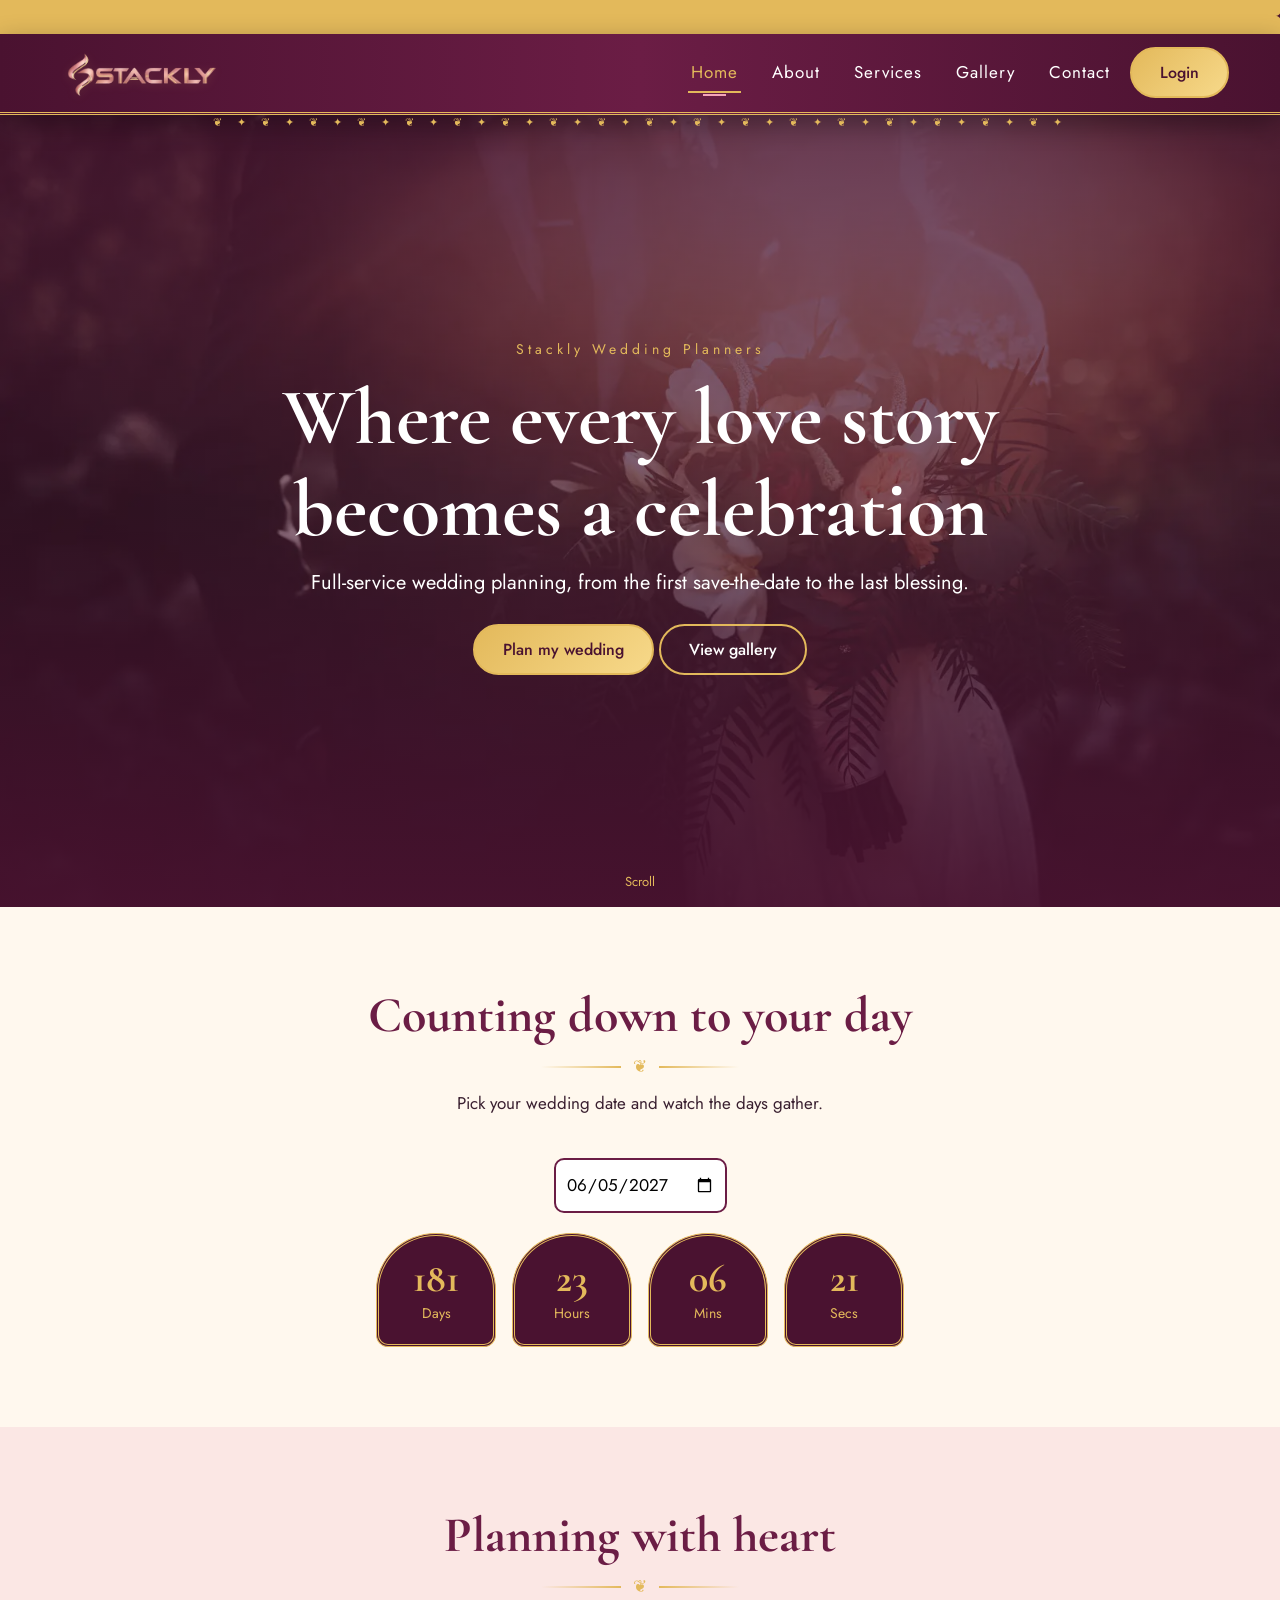
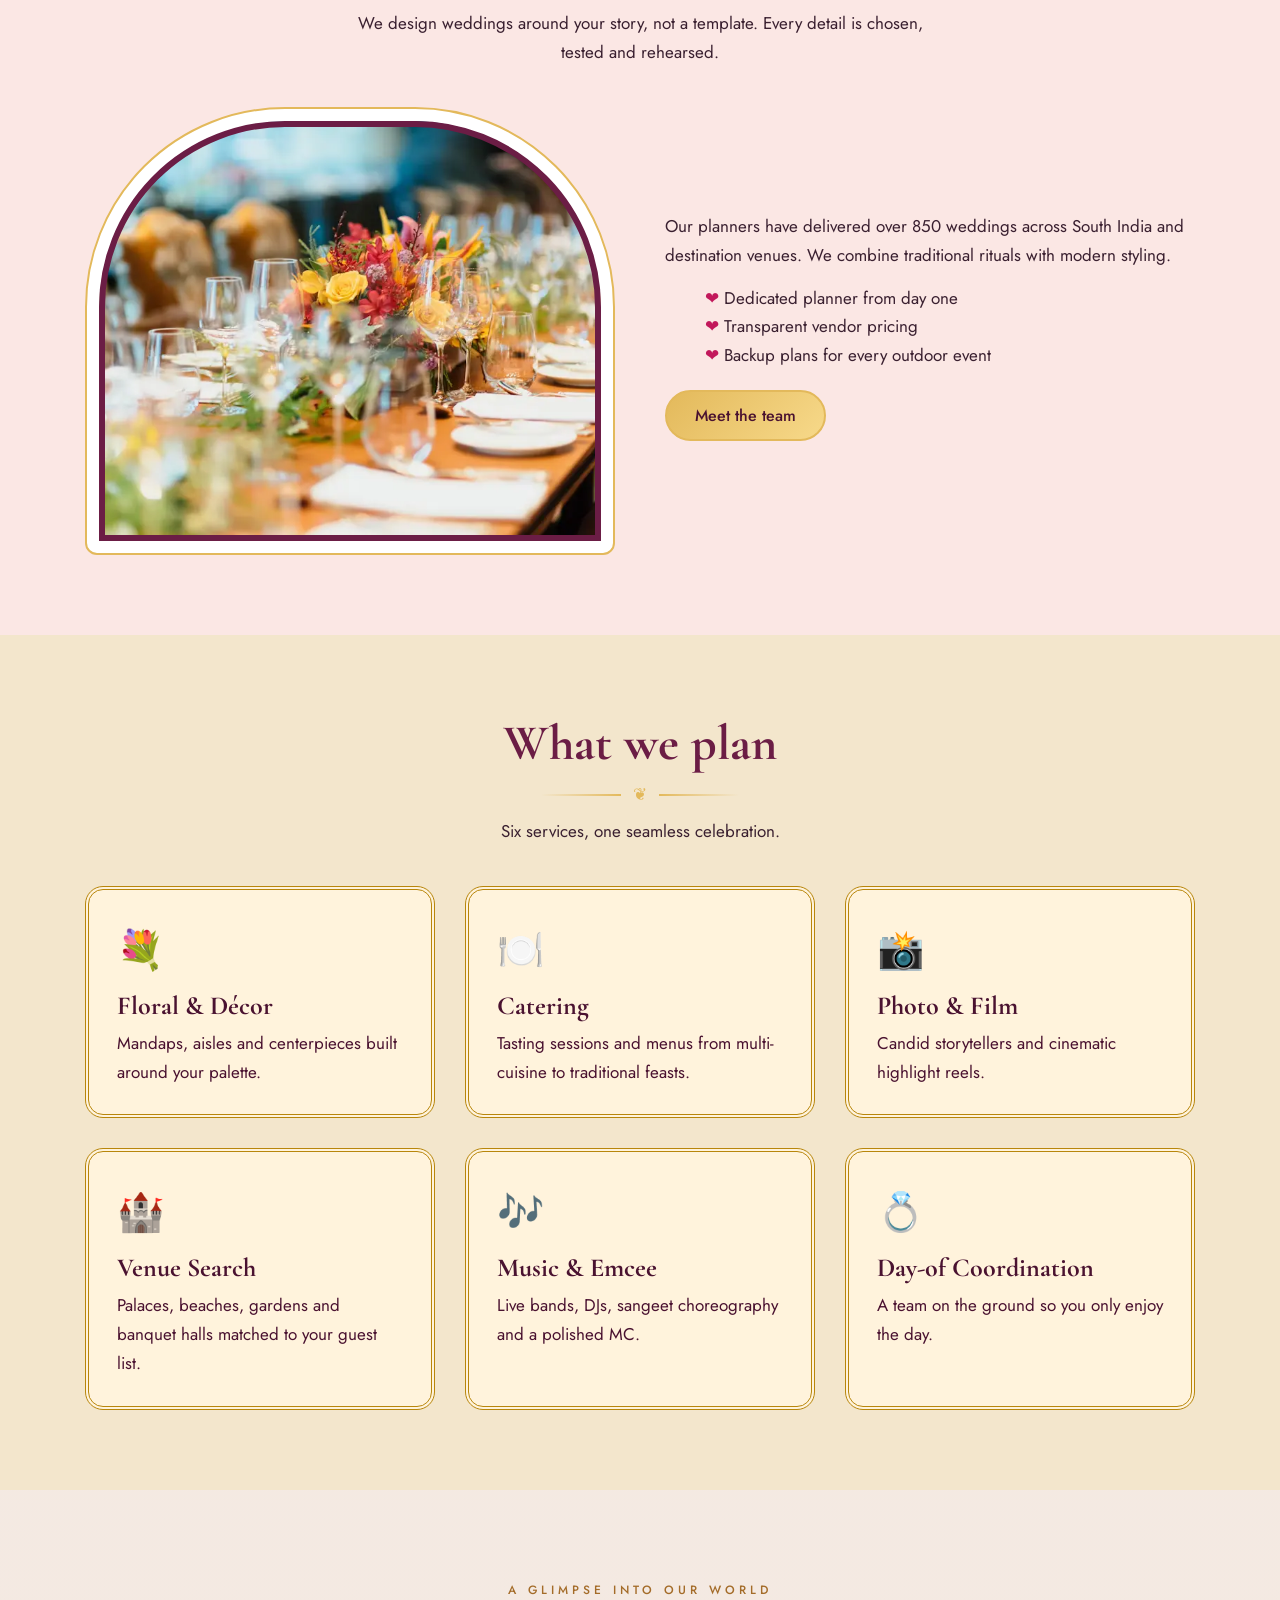
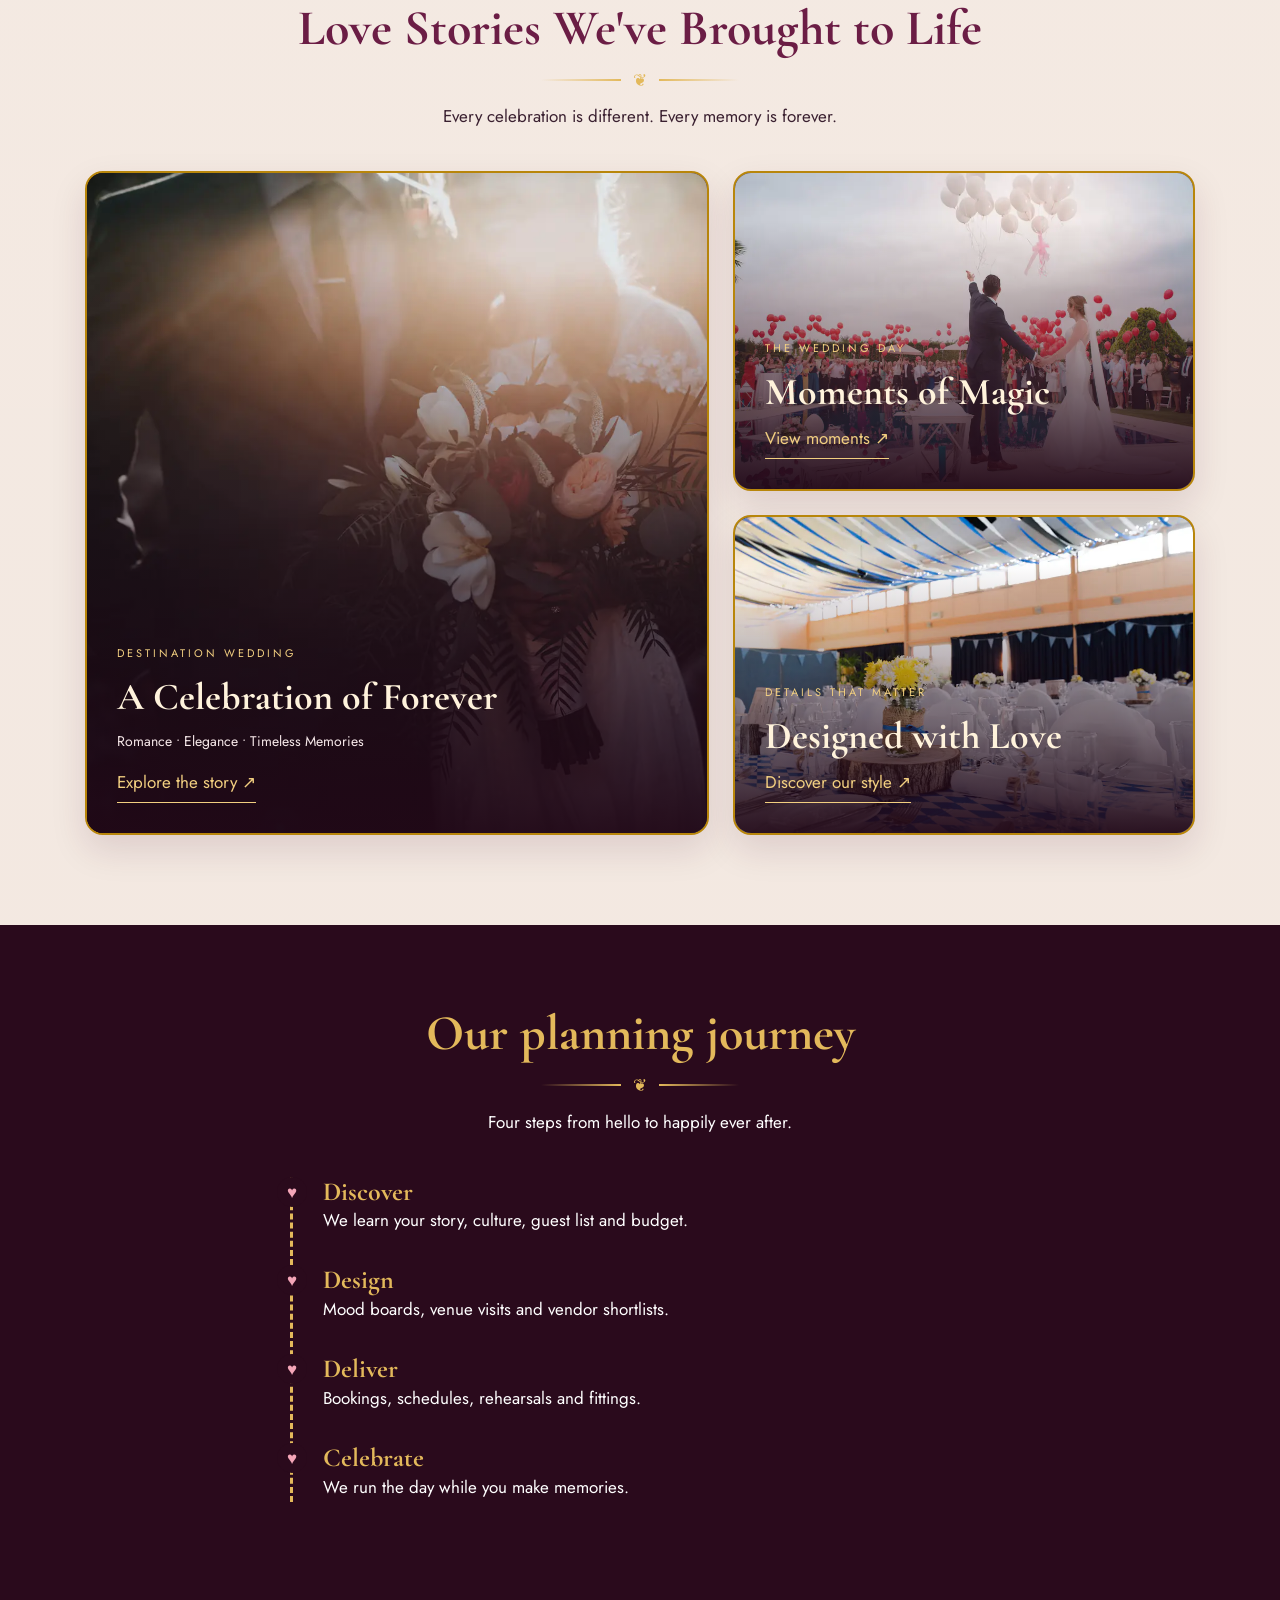
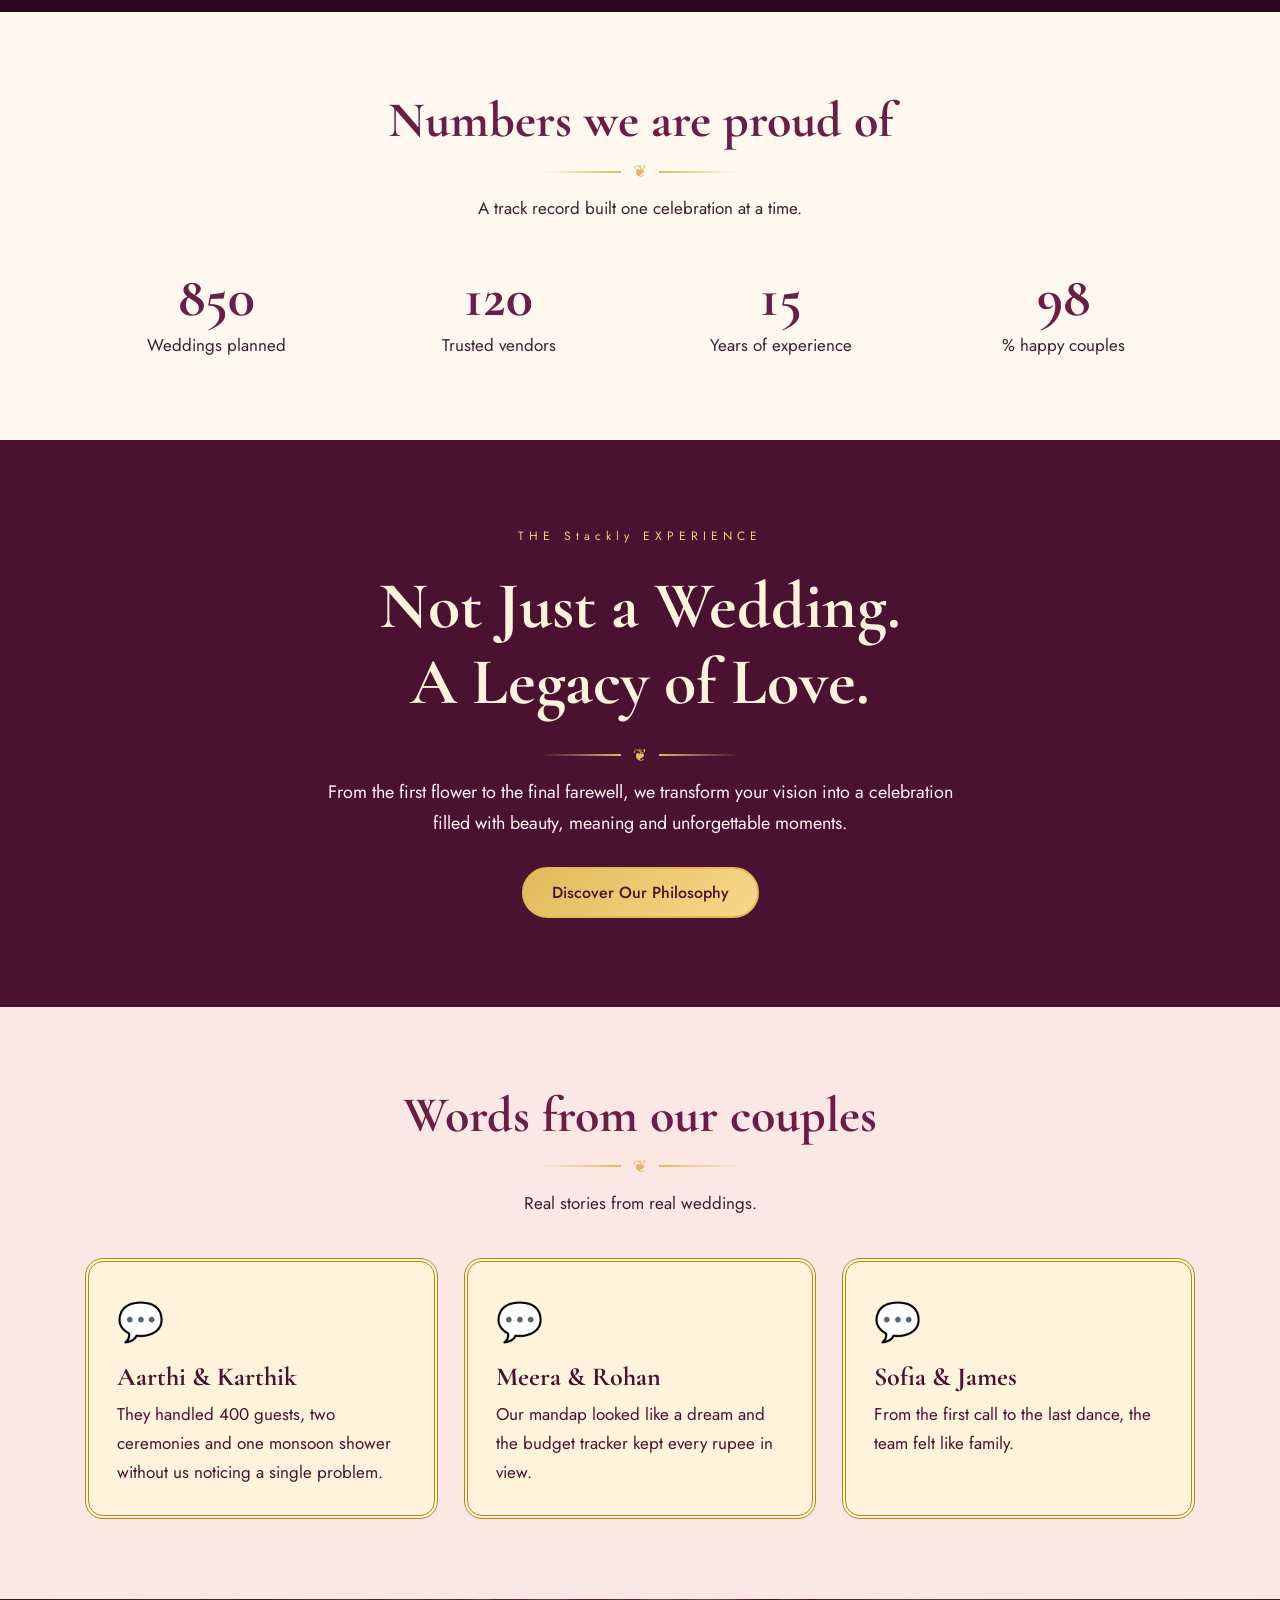
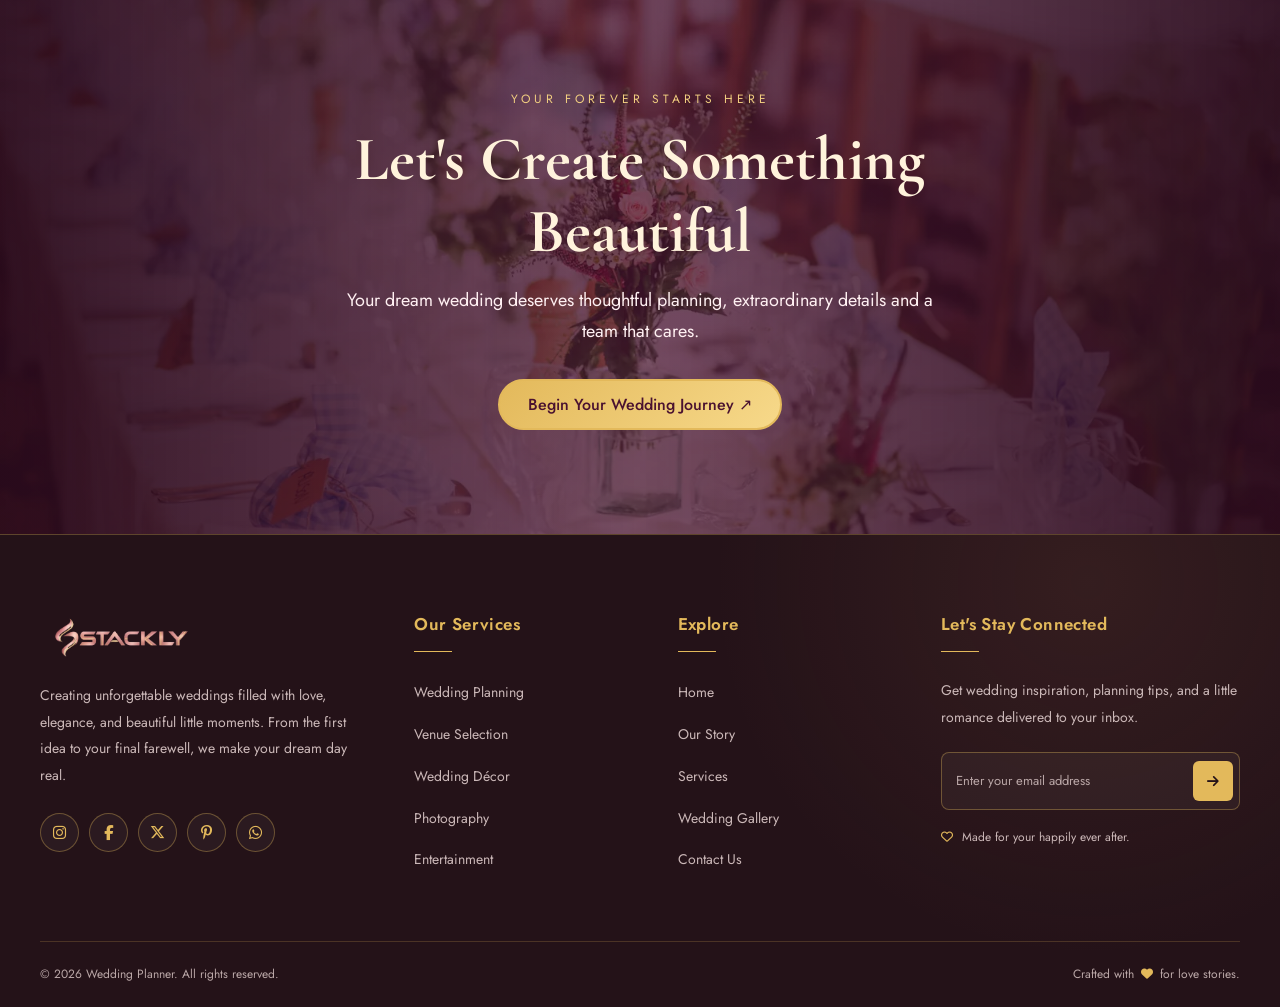
<file: index.html>
<!doctype html>
<html lang="en">
  <head>
    <meta charset="utf-8" />
    <meta name="viewport" content="width=device-width,initial-scale=1" />
    <title>Home | Stackly Wedding Planner</title>
    <link
      rel="stylesheet"
      href="https://cdnjs.cloudflare.com/ajax/libs/font-awesome/6.5.2/css/all.min.css"
    />
    <link rel="stylesheet" href="css/style.css" />
    <link rel="stylesheet" href="css/index.css" />
  </head>
  <body class="p-index">
    <div class="strip">
      <span>✦ Now booking 2026–27 wedding dates ✦ Free consultation ✦</span>
    </div>
    <header class="nav">
      <a class="logo" href="index.html">
        <img src="images/logo.webp"
             alt="Stackly"
             class="logo-img">
      </a>
      <button class="burger" aria-label="Menu" aria-expanded="false">
        <i></i><i></i><i></i>
      </button>
      <nav class="menu">
        <div class="menu-top">❦ Menu ❦</div>
        <a href="index.html" class="on">Home</a
        ><a href="about.html" class="">About</a
        ><a href="services.html" class="">Services</a
        ><a href="gallery.html" class="">Gallery</a
        ><a href="contact.html" class="">Contact</a
        ><button class="btn login-btn" data-login>Login</button>
      </nav>
    </header>
    <div class="shade"></div>

<!-- ================= LOGIN MODAL ================= -->

<div class="modal ev-modal" id="lm" role="dialog"
     aria-modal="true" aria-labelledby="loginTitle" aria-hidden="true">

  <div class="modal-backdrop" data-close></div>

  <div class="box ev-modal-box">

    <button class="x" type="button" aria-label="Close" data-close>×</button>

    <div class="ev-modal-brand">
      <a class="logo" href="index.html">
          <img src="images/logo.webp"
               alt="Stackly"
               class="logo-img">
      </a>
    </div>

    <div class="ev-modal-heading">
      <span class="ev-eyebrow">YOUR FOREVER STARTS HERE</span>
      <h2 id="loginTitle">Welcome <em>back.</em></h2>
      <p class="login-sub">Sign in to continue planning your beautiful day.</p>
      <div class="ev-ornament"><span></span>❦<span></span></div>
    </div>

    <div class="roles">
      <button type="button" class="role-card active" data-role="couple"
              aria-pressed="true">
        <span class="ev-role-icon">♡</span>
        <span><strong>Couple</strong><small>Plan our wedding</small></span>
        <span class="ev-role-check">✓</span>
      </button>

      <button type="button" class="role-card" data-role="planner"
              aria-pressed="false">
        <span class="ev-role-icon">✧</span>
        <span><strong>Planner</strong><small>Manage celebrations</small></span>
        <span class="ev-role-check">✓</span>
      </button>
    </div>

    <form id="loginForm" novalidate>

      <div class="ev-field">
        <label id="emailLabel" for="email">Email Address</label>
        <div class="ev-input-wrap">
          <span class="ev-field-icon">✉</span>
          <input id="email" name="email" type="email"
                 placeholder="you@example.com" autocomplete="email" required>
        </div>
      </div>

      <div class="ev-field">
        <label for="password">Password</label>
        <div class="ev-input-wrap">
          <span class="ev-field-icon">♧</span>
          <input id="password" name="password" type="password"
                 placeholder="Enter your password"
                 autocomplete="current-password" required>
          <button type="button" id="pwdToggle" class="ev-password-toggle"
                  aria-label="Show password"></button>
        </div>
      </div>

      <div class="ev-form-options">
        <label class="check">
          <input type="checkbox" name="remember">
          <span>Remember me</span>
        </label>
        <a href="error.html">Need help?</a>
      </div>

      <p id="loginError" class="ev-message" role="status"
         aria-live="polite"></p>

      <button class="btn login-btn ev-submit" type="submit">
        <span id="btnText">Sign in as Couple</span>
        <span class="ev-submit-arrow">↗</span>
      </button>
    </form>

    <div class="ev-modal-switch">
      New to Stackly?
      <button type="button" data-open-signup>Create an account ↗</button>
    </div>

    <p class="ev-modal-footnote">♡ &nbsp; Made for your once-in-a-lifetime.</p>
  </div>
</div>


<!-- ================= SIGNUP MODAL ================= -->

<div class="modal ev-modal" id="sm" role="dialog"
     aria-modal="true" aria-labelledby="signupTitle" aria-hidden="true">

  <div class="modal-backdrop" data-close></div>

  <div class="box ev-modal-box ev-signup-box">

    <button class="x" id="signupClose" type="button"
            aria-label="Close">×</button>

    <div class="ev-modal-brand">
      <a class="logo" href="index.html">
          <img src="images/logo.webp"
               alt="Stackly"
               class="logo-img">
      </a>
    </div>

    <div class="ev-modal-heading">
      <span class="ev-eyebrow">BEGIN YOUR NEXT CHAPTER</span>
      <h2 id="signupTitle">Make it <em>forever.</em></h2>
      <p>Create an account to start planning your perfect celebration.</p>
      <div class="ev-ornament"><span></span>❦<span></span></div>
    </div>

    <form id="signupForm" novalidate>

      <div class="ev-field">
        <label for="name">Full Name</label>
        <div class="ev-input-wrap">
          <span class="ev-field-icon">♙</span>
          <input id="name" name="name" type="text"
                 placeholder="Enter your full name" autocomplete="name" 
                 oninput="this.value=this.value.replace(/[^a-zA-Z\s]/g,'')" 
                 required>
        </div>
      </div>

      <div class="ev-field">
        <label for="signupEmail">Email Address</label>
        <div class="ev-input-wrap">
          <span class="ev-field-icon">✉</span>
          <input id="signupEmail" name="email" type="email"
                 placeholder="you@example.com" autocomplete="email" required>
        </div>
      </div>

      <div class="ev-field">
        <label for="signupPassword">Create Password</label>
        <div class="ev-input-wrap">
          <span class="ev-field-icon">♧</span>
          <input id="signupPassword" name="password" type="password"
                 placeholder="Create a strong password"
                 autocomplete="new-password" required>
          <button type="button" id="togglePassword"
                  class="ev-password-toggle" aria-label="Show password">
            <i class="fa-regular fa-eye"></i>
          </button>
        </div>
      </div>

      <div class="ev-field">
        <label for="confirmPassword">Confirm Password</label>
        <div class="ev-input-wrap">
          <span class="ev-field-icon">♧</span>
          <input id="confirmPassword" name="confirmPassword" type="password"
                 placeholder="Re-enter your password"
                 autocomplete="new-password" required>
          <button type="button" id="toggleConfirmPassword"
                  class="ev-password-toggle" aria-label="Show password">
            <i class="fa-regular fa-eye"></i>
          </button>
        </div>
      </div>

      <label class="check-row ev-terms">
        <input type="checkbox" name="terms" required>
        <span>I agree to the <a href="terms.html">Terms</a> and
          <a href="privacy.html">Privacy Policy</a>.</span>
      </label>

      <button class="btn submit-btn ev-submit" type="submit">
        <span>Create Account</span>
        <span class="ev-submit-arrow">↗</span>
      </button>
    </form>

    <div class="ev-modal-switch">
      Already have an account?
      <button type="button" data-open-login>Sign in ↗</button>
    </div>

    <p class="ev-modal-footnote">♡ &nbsp; Your story, beautifully yours.</p>
  </div>
</div>

    <main>

<!-- ============================= HERO ===================================== -->
      <section class="hero">
        <div class="hero-img">
          <img
            class=""
            loading="lazy"
            src="images/img1.webp"
            alt="Wedding moment"
            onerror="this.style.background = '#c9a24b'"
          />
        </div>
        <div class="hero-in">
          <p class="kick">Stackly Wedding Planners</p>
          <h1>Where every love story becomes a celebration</h1>
          <p>
            Full-service wedding planning, from the first save-the-date to the
            last blessing.
          </p>
          <a class="btn" href="error.html">Plan my wedding</a>
          <a class="btn ghost" href="error.html">View gallery</a>
        </div>
        <div class="scroll">Scroll</div>
      </section>

<!-- ================================================================ -->

      <section class="sec ivory" id="count">
        <div class="wrap">
          <header class="sh reveal">
            <h2>Counting down to your day</h2>
            <div class="orn"><i></i>❦<i></i></div>
            <p>Pick your wedding date and watch the days gather.</p>
          </header>
          <div class="count reveal">
            <input type="date" id="wd" />
            <div id="cd">
              <div><b>--</b>Days</div>
              <div><b>--</b>Hours</div>
              <div><b>--</b>Mins</div>
              <div><b>--</b>Secs</div>
            </div>
          </div>
        </div>
      </section>

<!-- ================================================================ -->

      <section class="sec blush" id="">
        <div class="wrap">
          <header class="sh reveal">
            <h2>Planning with heart</h2>
            <div class="orn"><i></i>❦<i></i></div>
            <p>
              We design weddings around your story, not a template. Every detail
              is chosen, tested and rehearsed.
            </p>
          </header>
          <div class="split">
            <div class="reveal">
              <div class="frame">
                <img
                  class=""
                  loading="lazy"
                  src="images/img2.webp"
                  alt="Wedding moment"
                  onerror="this.style.background = '#c9a24b'"
                />
              </div>
            </div>
            <div class="reveal">
              <p>
                Our planners have delivered over 850 weddings across South India
                and destination venues. We combine traditional rituals with
                modern styling.
              </p>
              <ul class="ticks">
                <li>Dedicated planner from day one</li>
                <li>Transparent vendor pricing</li>
                <li>Backup plans for every outdoor event</li>
              </ul>
              <a class="btn" href="error.html">Meet the team</a>
            </div>
          </div>
        </div>
      </section>

<!-- ================================================================ -->

      <section class="sec champ" id="">
        <div class="wrap">
          <header class="sh reveal">
            <h2>What we plan</h2>
            <div class="orn"><i></i>❦<i></i></div>
            <p>Six services, one seamless celebration.</p>
          </header>
          <div class="grid">
            <article class="card reveal">
              <span class="ic">💐</span>
              <h3>Floral & Décor</h3>
              <p>Mandaps, aisles and centerpieces built around your palette.</p>
            </article>
            <article class="card reveal">
              <span class="ic">🍽️</span>
              <h3>Catering</h3>
              <p>
                Tasting sessions and menus from multi-cuisine to traditional
                feasts.
              </p>
            </article>
            <article class="card reveal">
              <span class="ic">📸</span>
              <h3>Photo & Film</h3>
              <p>Candid storytellers and cinematic highlight reels.</p>
            </article>
            <article class="card reveal">
              <span class="ic">🏰</span>
              <h3>Venue Search</h3>
              <p>
                Palaces, beaches, gardens and banquet halls matched to your
                guest list.
              </p>
            </article>
            <article class="card reveal">
              <span class="ic">🎶</span>
              <h3>Music & Emcee</h3>
              <p>Live bands, DJs, sangeet choreography and a polished MC.</p>
            </article>
            <article class="card reveal">
              <span class="ic">💍</span>
              <h3>Day-of Coordination</h3>
              <p>A team on the ground so you only enjoy the day.</p>
            </article>
          </div>
        </div>
      </section>

<!-- ======================================================================== -->

<section class="featured-weddings">
  <div class="wrap">
    <header class="sh reveal">
      <p class="fw-kicker">A GLIMPSE INTO OUR WORLD</p>
      <h2>Love Stories We've Brought to Life</h2>
      <div class="orn"><i></i>❦<i></i></div>
      <p>Every celebration is different. Every memory is forever.</p>
    </header>

    <div class="wedding-gallery">
      <article class="wedding-card wedding-large reveal">
        <img
          src="images/img1.webp"
          alt="Elegant wedding celebration"
          loading="lazy"
        >
        <div class="wedding-overlay">
          <span>DESTINATION WEDDING</span>
          <h3>A Celebration of Forever</h3>
          <p>Romance • Elegance • Timeless Memories</p>
          <a href="error.html">Explore the story ↗</a>
        </div>
      </article>

      <article class="wedding-card reveal">
        <img
          src="images/img3.webp"
          alt="Beautiful wedding ceremony"
          loading="lazy"
        >
        <div class="wedding-overlay">
          <span>THE WEDDING DAY</span>
          <h3>Moments of Magic</h3>
          <a href="error.html">View moments ↗</a>
        </div>
      </article>

      <article class="wedding-card reveal">
        <img
          src="images/img4.webp"
          alt="Romantic wedding table styling"
          loading="lazy"
        >
        <div class="wedding-overlay">
          <span>DETAILS THAT MATTER</span>
          <h3>Designed with Love</h3>
          <a href="error.html">Discover our style ↗</a>
        </div>
      </article>
    </div>
  </div>
</section>

<!-- Our planning journey -->

      <section class="sec wine dk" id="">
        <div class="wrap">
          <header class="sh reveal">
            <h2>Our planning journey</h2>
            <div class="orn"><i></i>❦<i></i></div>
            <p>Four steps from hello to happily ever after.</p>
          </header>
          <ol class="tl">
            <li class="reveal">
              <h3>Discover</h3>
              <p>We learn your story, culture, guest list and budget.</p>
            </li>
            <li class="reveal">
              <h3>Design</h3>
              <p>Mood boards, venue visits and vendor shortlists.</p>
            </li>
            <li class="reveal">
              <h3>Deliver</h3>
              <p>Bookings, schedules, rehearsals and fittings.</p>
            </li>
            <li class="reveal">
              <h3>Celebrate</h3>
              <p>We run the day while you make memories.</p>
            </li>
          </ol>
        </div>
      </section>

<!-- ============================================================================== -->

      <section class="sec ivory" id="">
        <div class="wrap">
          <header class="sh reveal">
            <h2>Numbers we are proud of</h2>
            <div class="orn"><i></i>❦<i></i></div>
            <p>A track record built one celebration at a time.</p>
          </header>
          <div class="stats">
            <div class="stat reveal">
              <b data-count="850">0</b><span>Weddings planned</span>
            </div>
            <div class="stat reveal">
              <b data-count="120">0</b><span>Trusted vendors</span>
            </div>
            <div class="stat reveal">
              <b data-count="15">0</b><span>Years of experience</span>
            </div>
            <div class="stat reveal">
              <b data-count="98">0</b><span>% happy couples</span>
            </div>
          </div>
        </div>
      </section>

<!-- ============================================================================== -->

<section class="luxury-experience">
  <div class="luxury-experience-inner reveal">
    <span class="luxury-line">THE Stackly EXPERIENCE</span>

    <h2>Not Just a Wedding.<br>A Legacy of Love.</h2>

    <div class="orn"><i></i>❦<i></i></div>

    <p>
      From the first flower to the final farewell, we transform
      your vision into a celebration filled with beauty,
      meaning and unforgettable moments.
    </p>

    <a href="error.html" class="btn">Discover Our Philosophy</a>
  </div>
</section>

<!-- ============================================================================== -->

      <section class="sec blush" id="">
        <div class="wrap">
          <header class="sh reveal">
            <h2>Words from our couples</h2>
            <div class="orn"><i></i>❦<i></i></div>
            <p>Real stories from real weddings.</p>
          </header>
          <div class="grid">
            <article class="card reveal">
              <span class="ic">💬</span>
              <h3>Aarthi & Karthik</h3>
              <p>
                They handled 400 guests, two ceremonies and one monsoon shower
                without us noticing a single problem.
              </p>
            </article>
            <article class="card reveal">
              <span class="ic">💬</span>
              <h3>Meera & Rohan</h3>
              <p>
                Our mandap looked like a dream and the budget tracker kept every
                rupee in view.
              </p>
            </article>
            <article class="card reveal">
              <span class="ic">💬</span>
              <h3>Sofia & James</h3>
              <p>
                From the first call to the last dance, the team felt like
                family.
              </p>
            </article>
          </div>
        </div>
      </section>

<!-- ============================================================================== -->

<section class="dream-cta">
  <div class="dream-cta-content reveal">
    <span>YOUR FOREVER STARTS HERE</span>
    <h2>Let's Create Something Beautiful</h2>
    <p>
      Your dream wedding deserves thoughtful planning,
      extraordinary details and a team that cares.
    </p>
    <a href="error.html" class="btn">
      Begin Your Wedding Journey ↗
    </a>
  </div>
</section>

    </main>

<!-- ==================== Footer ==================== -->


<footer class="site-footer wedding-footer">
  <div class="container">

    <div class="footer-grid">

      <!-- Brand -->
      <div class="footer-brand">
        <a href="index.html" class="brand">
          <img
            src="images/logo.webp"
            alt="Wedding Planner"
            class="brand-logo"
          >
        </a>

        <p>
          Creating unforgettable weddings filled with love,
          elegance, and beautiful little moments. From the first
          idea to your final farewell, we make your dream day real.
        </p>

        <div class="footer-social">
          <a href="error.html" aria-label="Instagram">
            <i class="fa-brands fa-instagram"></i>
          </a>
          <a href="error.html" aria-label="Facebook">
            <i class="fa-brands fa-facebook-f"></i>
          </a>
          <a href="error.html" aria-label="X">
            <i class="fa-brands fa-x-twitter"></i>
          </a>
          <a href="error.html" aria-label="Pinterest">
            <i class="fa-brands fa-pinterest-p"></i>
          </a>
          <a href="error.html" aria-label="WhatsApp">
            <i class="fa-brands fa-whatsapp"></i>
          </a>
        </div>
      </div>

      <!-- Services -->
      <div class="footer-col">
        <h4>Our Services</h4>
        <ul>
          <li><a href="services.html">Wedding Planning</a></li>
          <li><a href="services.html">Venue Selection</a></li>
          <li><a href="services.html">Wedding Décor</a></li>
          <li><a href="services.html">Photography</a></li>
          <li><a href="services.html">Entertainment</a></li>
        </ul>
      </div>

      <!-- Quick Links -->
      <div class="footer-col">
        <h4>Explore</h4>
        <ul>
          <li><a href="index.html">Home</a></li>
          <li><a href="about.html">Our Story</a></li>
          <li><a href="services.html">Services</a></li>
          <li><a href="gallery.html">Wedding Gallery</a></li>
          <li><a href="contact.html">Contact Us</a></li>
        </ul>
      </div>

      <!-- Newsletter -->
      <div class="footer-col footer-news">
        <h4>Let's Stay Connected</h4>
        <p>
          Get wedding inspiration, planning tips, and a little
          romance delivered to your inbox.
        </p>

        <form class="footer-news-form"
              onsubmit="window.location.href='error.html'; return false;">
          <input
            type="email"
            placeholder="Enter your email address"
            aria-label="Email address"
            required
          >
          <button type="submit" aria-label="Subscribe">
            <i class="fa-solid fa-arrow-right"></i>
          </button>
        </form>

        <span class="footer-note">
          <i class="fa-regular fa-heart"></i>
          Made for your happily ever after.
        </span>
      </div>

    </div>

    <!-- Bottom -->
    <div class="footer-bottom">
      <span>
        &copy; <span id="footer-year"></span>
        Wedding Planner. All rights reserved.
      </span>

      <span class="footer-credit">
        Crafted with <i class="fa-solid fa-heart"></i> for love stories.
      </span>
    </div>

  </div>
</footer>

    <script src="js/common.js"></script>
    <script src="js/login.js"></script>
    <script src="js/signup.js"></script>
    <script src="js/index.js"></script>
  </body>
</html>
</file>
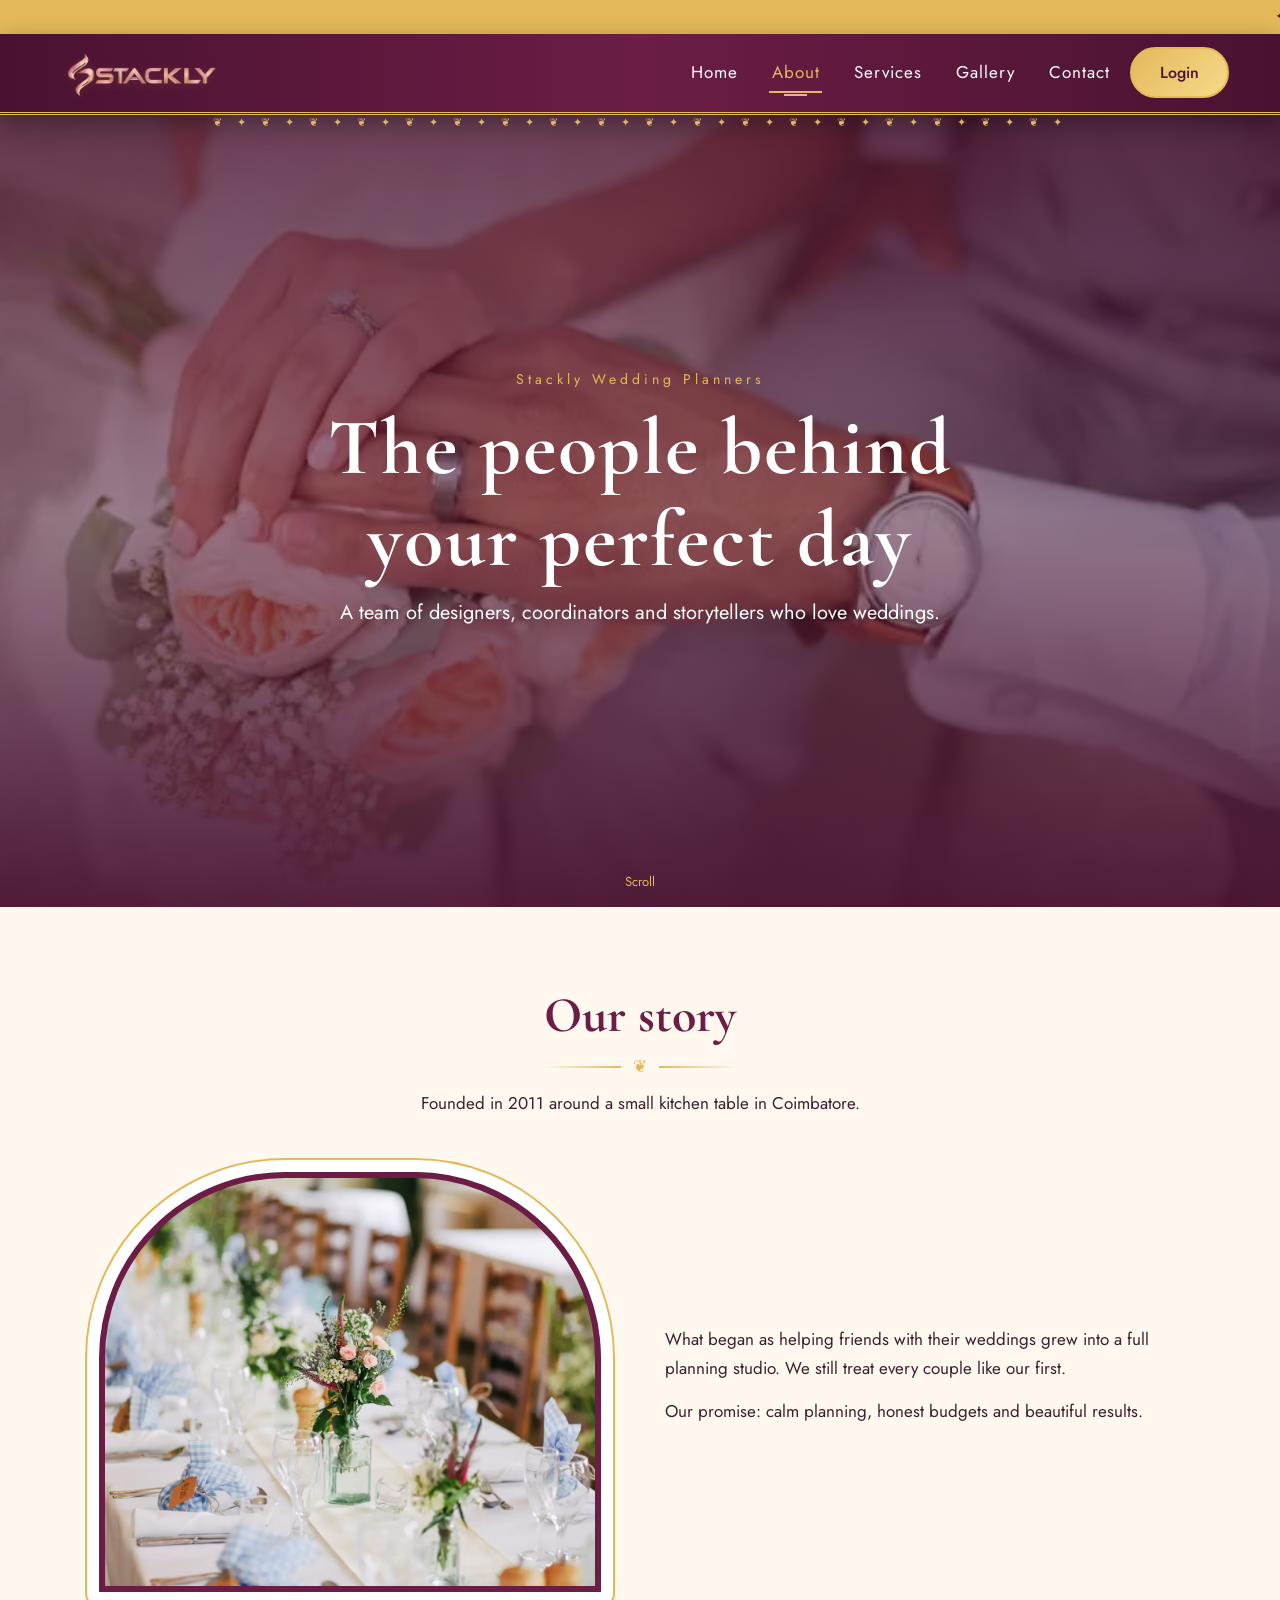
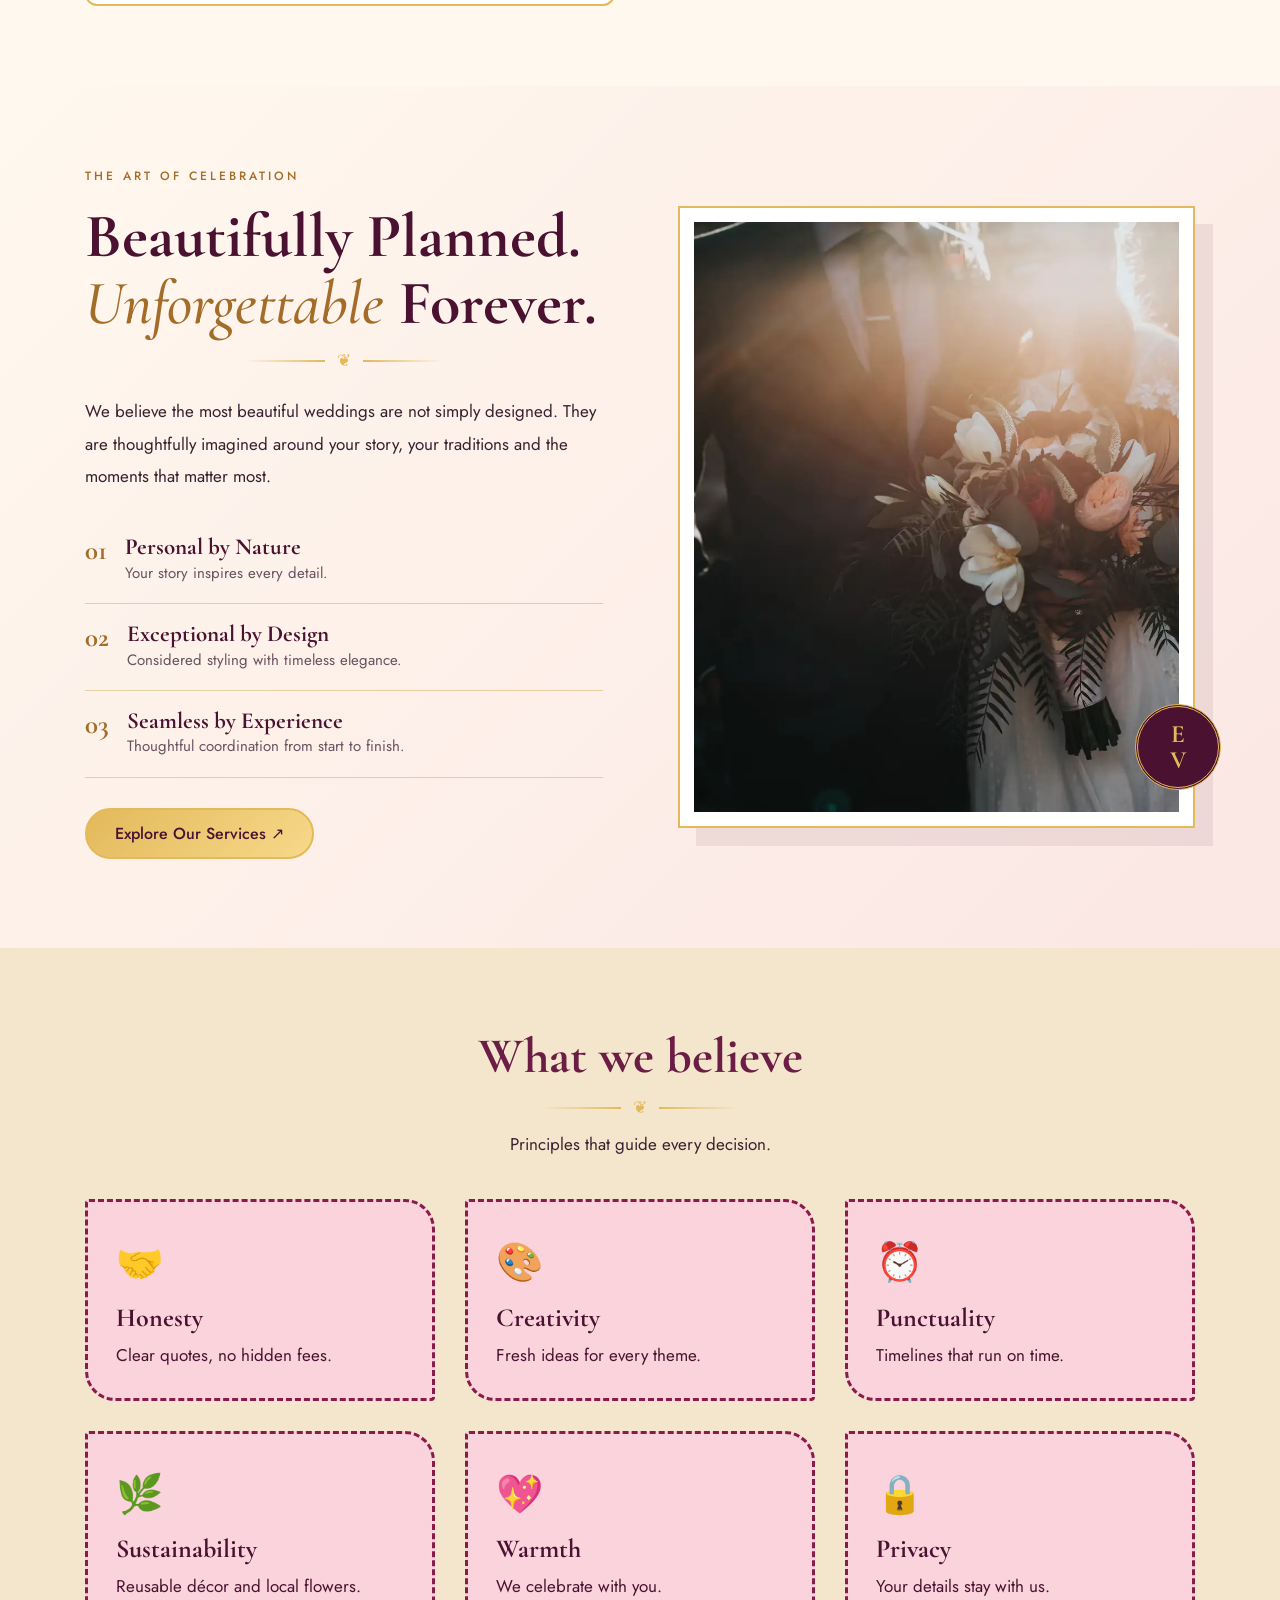
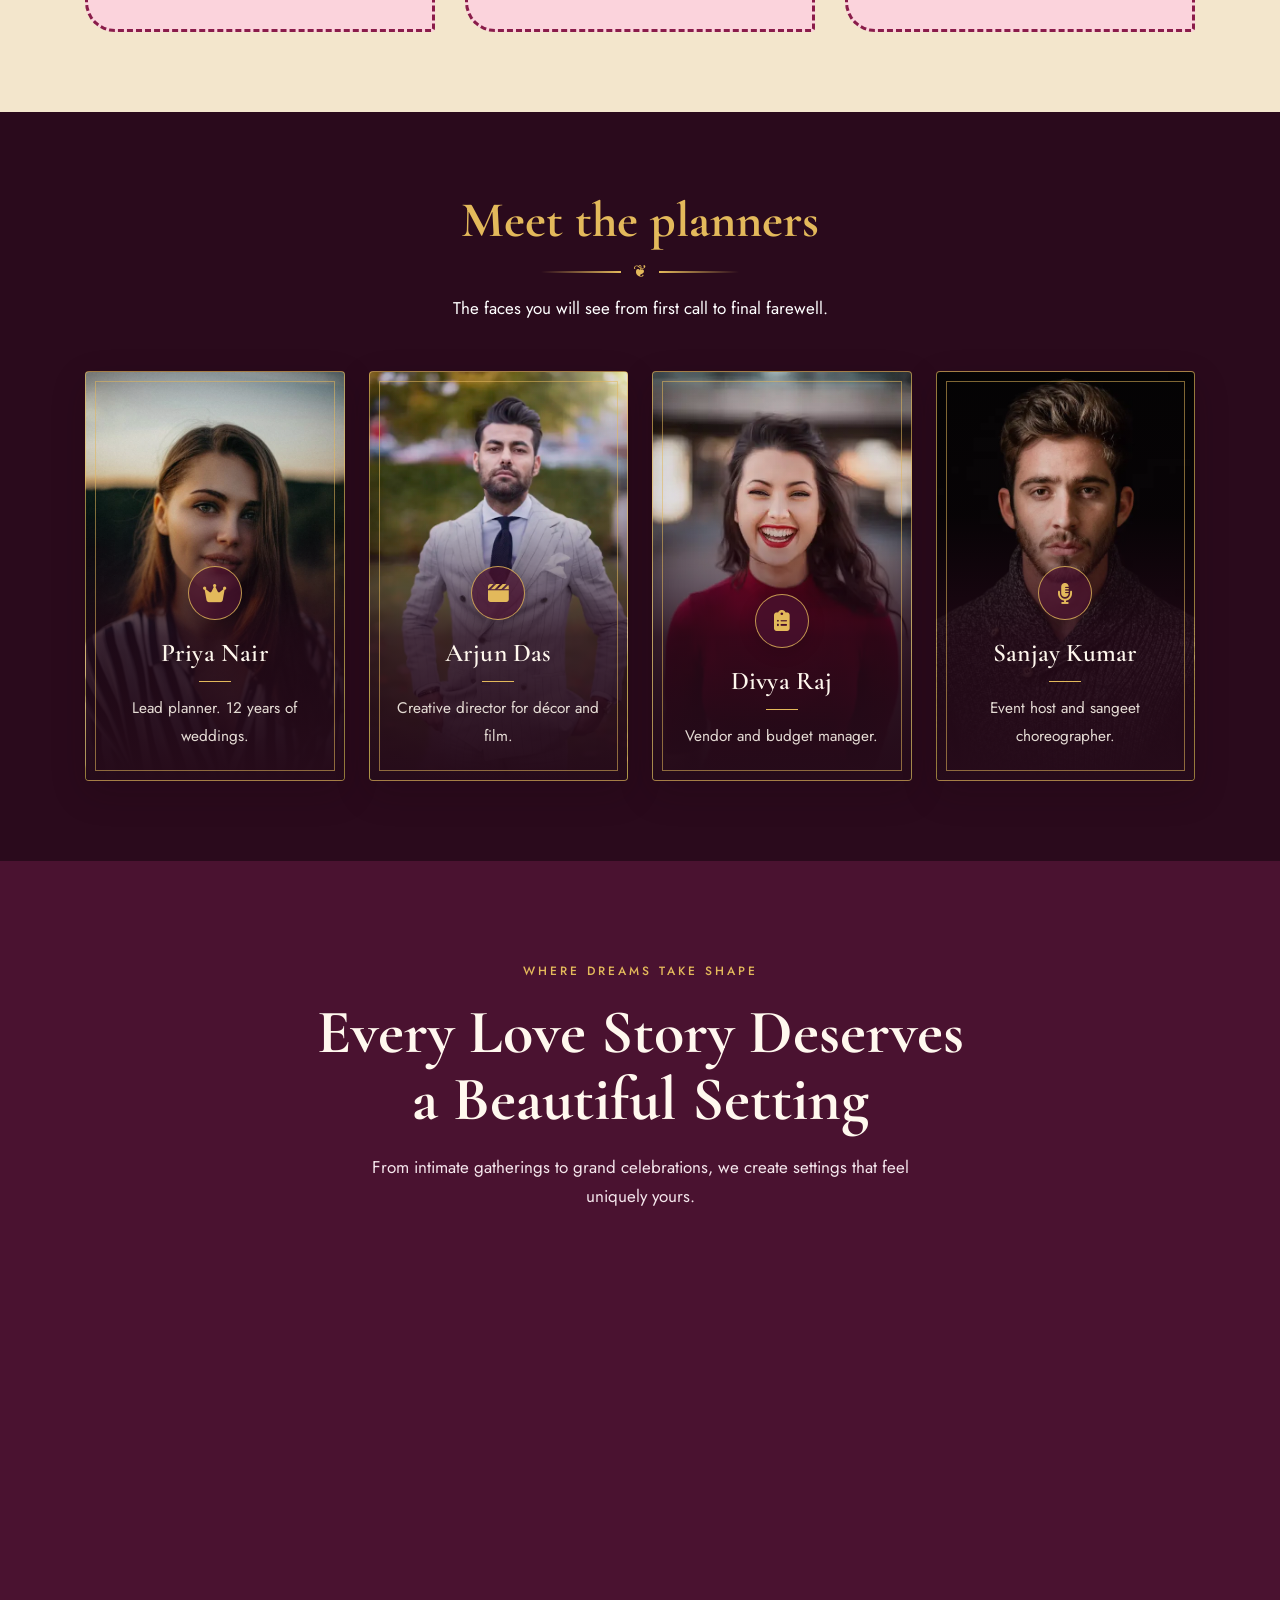
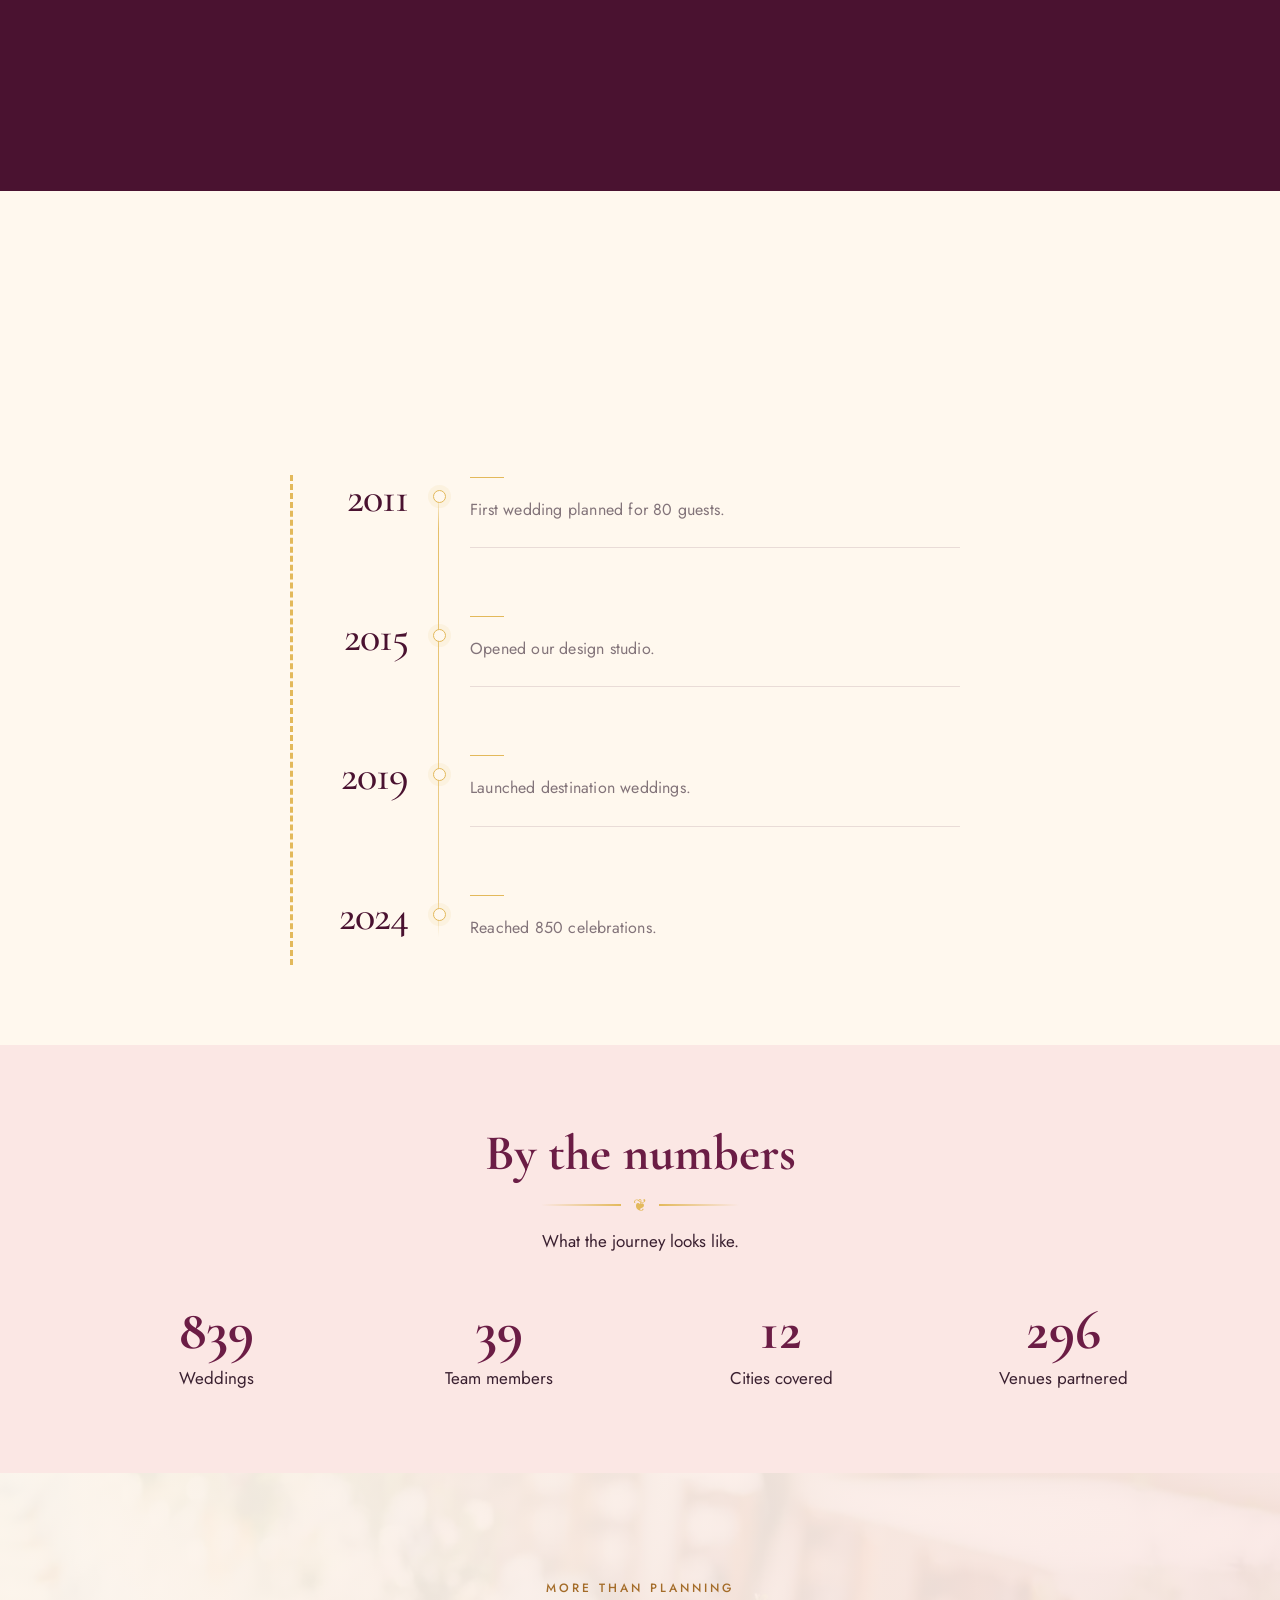
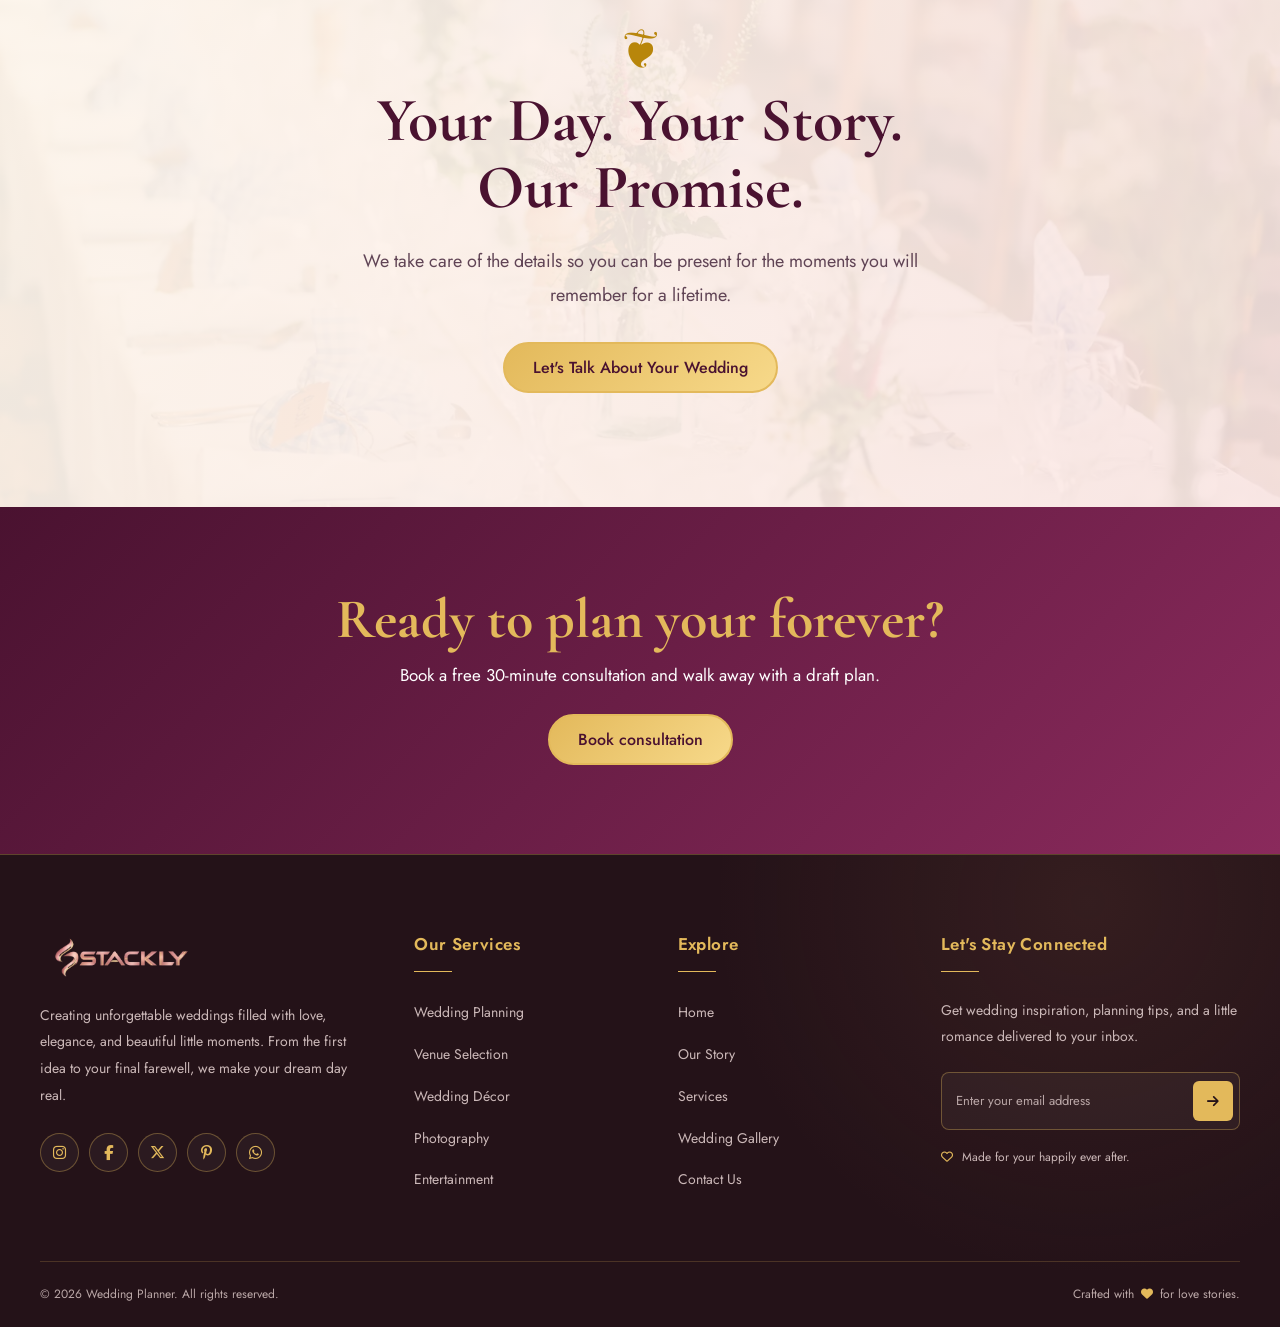
<file: about.html>
<!doctype html>
<html lang="en">
  <head>
    <meta charset="utf-8" />
    <meta name="viewport" content="width=device-width,initial-scale=1" />
    <title>About | Stackly Wedding Planner</title>
    <link
      rel="stylesheet"
      href="https://cdnjs.cloudflare.com/ajax/libs/font-awesome/6.5.2/css/all.min.css"
    />
    <link rel="stylesheet" href="css/style.css" />
    <link rel="stylesheet" href="css/about.css" />
  </head>
  <body class="p-about">
    <div class="strip">
      <span>✦ Now booking 2026–27 wedding dates ✦ Free consultation ✦</span>
    </div>
    <header class="nav">
      <a class="logo" href="index.html">
        <img src="images/logo.webp"
             alt="Stackly"
             class="logo-img">
      </a>
      <button class="burger" aria-label="Menu" aria-expanded="false">
        <i></i><i></i><i></i>
      </button>
      <nav class="menu">
        <div class="menu-top">❦ Menu ❦</div>
        <a href="index.html" class="">Home</a
        ><a href="about.html" class="on">About</a
        ><a href="services.html" class="">Services</a
        ><a href="gallery.html" class="">Gallery</a
        ><a href="contact.html" class="">Contact</a
        ><button class="btn login-btn" data-login>Login</button>
      </nav>
    </header>
    <div class="shade"></div>






<!-- ================= LOGIN MODAL ================= -->

<div class="modal ev-modal" id="lm" role="dialog"
     aria-modal="true" aria-labelledby="loginTitle" aria-hidden="true">

  <div class="modal-backdrop" data-close></div>

  <div class="box ev-modal-box">

    <button class="x" type="button" aria-label="Close" data-close>×</button>

    <div class="ev-modal-brand">
      <a class="logo" href="index.html">
          <img src="images/logo.webp"
               alt="Stackly"
               class="logo-img">
      </a>
    </div>

    <div class="ev-modal-heading">
      <span class="ev-eyebrow">YOUR FOREVER STARTS HERE</span>
      <h2 id="loginTitle">Welcome <em>back.</em></h2>
      <p class="login-sub">Sign in to continue planning your beautiful day.</p>
      <div class="ev-ornament"><span></span>❦<span></span></div>
    </div>

    <div class="roles">
      <button type="button" class="role-card active" data-role="couple"
              aria-pressed="true">
        <span class="ev-role-icon">♡</span>
        <span><strong>Couple</strong><small>Plan our wedding</small></span>
        <span class="ev-role-check">✓</span>
      </button>

      <button type="button" class="role-card" data-role="planner"
              aria-pressed="false">
        <span class="ev-role-icon">✧</span>
        <span><strong>Planner</strong><small>Manage celebrations</small></span>
        <span class="ev-role-check">✓</span>
      </button>
    </div>

    <form id="loginForm" novalidate>

      <div class="ev-field">
        <label id="emailLabel" for="email">Email Address</label>
        <div class="ev-input-wrap">
          <span class="ev-field-icon">✉</span>
          <input id="email" name="email" type="email"
                 placeholder="you@example.com" autocomplete="email" required>
        </div>
      </div>

      <div class="ev-field">
        <label for="password">Password</label>
        <div class="ev-input-wrap">
          <span class="ev-field-icon">♧</span>
          <input id="password" name="password" type="password"
                 placeholder="Enter your password"
                 autocomplete="current-password" required>
          <button type="button" id="pwdToggle" class="ev-password-toggle"
                  aria-label="Show password"></button>
        </div>
      </div>

      <div class="ev-form-options">
        <label class="check">
          <input type="checkbox" name="remember">
          <span>Remember me</span>
        </label>
        <a href="contact.html">Need help?</a>
      </div>

      <p id="loginError" class="ev-message" role="status"
         aria-live="polite"></p>

      <button class="btn login-btn ev-submit" type="submit">
        <span id="btnText">Sign in as Couple</span>
        <span class="ev-submit-arrow">↗</span>
      </button>
    </form>

    <div class="ev-modal-switch">
      New to Stackly?
      <button type="button" data-open-signup>Create an account ↗</button>
    </div>

    <p class="ev-modal-footnote">♡ &nbsp; Made for your once-in-a-lifetime.</p>
  </div>
</div>


<!-- ================= SIGNUP MODAL ================= -->

<div class="modal ev-modal" id="sm" role="dialog"
     aria-modal="true" aria-labelledby="signupTitle" aria-hidden="true">

  <div class="modal-backdrop" data-close></div>

  <div class="box ev-modal-box ev-signup-box">

    <button class="x" id="signupClose" type="button"
            aria-label="Close">×</button>

    <div class="ev-modal-brand">
      <a class="logo" href="index.html">
          <img src="images/logo.webp"
               alt="Stackly"
               class="logo-img">
      </a>
    </div>

    <div class="ev-modal-heading">
      <span class="ev-eyebrow">BEGIN YOUR NEXT CHAPTER</span>
      <h2 id="signupTitle">Make it <em>forever.</em></h2>
      <p>Create an account to start planning your perfect celebration.</p>
      <div class="ev-ornament"><span></span>❦<span></span></div>
    </div>

    <form id="signupForm" novalidate>

      <div class="ev-field">
        <label for="name">Full Name</label>
        <div class="ev-input-wrap">
          <span class="ev-field-icon">♙</span>
          <input id="name" name="name" type="text"
                 placeholder="Enter your full name" autocomplete="name" 
                 oninput="this.value=this.value.replace(/[^a-zA-Z\s]/g,'')" 
                 required>
        </div>
      </div>

      <div class="ev-field">
        <label for="signupEmail">Email Address</label>
        <div class="ev-input-wrap">
          <span class="ev-field-icon">✉</span>
          <input id="signupEmail" name="email" type="email"
                 placeholder="you@example.com" autocomplete="email" required>
        </div>
      </div>

      <div class="ev-field">
        <label for="signupPassword">Create Password</label>
        <div class="ev-input-wrap">
          <span class="ev-field-icon">♧</span>
          <input id="signupPassword" name="password" type="password"
                 placeholder="Create a strong password"
                 autocomplete="new-password" required>
          <button type="button" id="togglePassword"
                  class="ev-password-toggle" aria-label="Show password">
            <i class="fa-regular fa-eye"></i>
          </button>
        </div>
      </div>

      <div class="ev-field">
        <label for="confirmPassword">Confirm Password</label>
        <div class="ev-input-wrap">
          <span class="ev-field-icon">♧</span>
          <input id="confirmPassword" name="confirmPassword" type="password"
                 placeholder="Re-enter your password"
                 autocomplete="new-password" required>
          <button type="button" id="toggleConfirmPassword"
                  class="ev-password-toggle" aria-label="Show password">
            <i class="fa-regular fa-eye"></i>
          </button>
        </div>
      </div>

      <label class="check-row ev-terms">
        <input type="checkbox" name="terms" required>
        <span>I agree to the <a href="terms.html">Terms</a> and
          <a href="privacy.html">Privacy Policy</a>.</span>
      </label>

      <button class="btn submit-btn ev-submit" type="submit">
        <span>Create Account</span>
        <span class="ev-submit-arrow">↗</span>
      </button>
    </form>

    <div class="ev-modal-switch">
      Already have an account?
      <button type="button" data-open-login>Sign in ↗</button>
    </div>

    <p class="ev-modal-footnote">♡ &nbsp; Your story, beautifully yours.</p>
  </div>
</div>

    <main>

<!-- =============================== HERO ============================ -->

      <section class="hero">
        <div class="hero-img">
          <img
            class=""
            loading="lazy"
            src="images/img8.webp"
            alt="Wedding moment"
            onerror="this.style.background = '#c9a24b'"
          />
        </div>
        <div class="hero-in">
          <p class="kick">Stackly Wedding Planners</p>
          <h1>The people behind your perfect day</h1>
          <p>
            A team of designers, coordinators and storytellers who love
            weddings.
          </p>
        </div>
        <div class="scroll">Scroll</div>
      </section>

<!-- ======================================================== -->

      <section class="sec ivory" id="">
        <div class="wrap">
          <header class="sh reveal">
            <h2>Our story</h2>
            <div class="orn"><i></i>❦<i></i></div>
            <p>Founded in 2011 around a small kitchen table in Coimbatore.</p>
          </header>
          <div class="split">
            <div class="reveal">
              <div class="frame">
                <img
                  class=""
                  loading="lazy"
                  src="images/img5.webp"
                  alt="Wedding moment"
                  onerror="this.style.background = '#c9a24b'"
                />
              </div>
            </div>
            <div class="reveal">
              <p>
                What began as helping friends with their weddings grew into a
                full planning studio. We still treat every couple like our
                first.
              </p>
              <p>
                Our promise: calm planning, honest budgets and beautiful
                results.
              </p>
            </div>
          </div>
        </div>
      </section>

<!-- ======================================================== -->

<section class="signature sec">
  <div class="wrap signature-layout">
    

    <div class="signature-content reveal">
      <span class="premium-kicker">THE ART OF CELEBRATION</span>
      <h2>Beautifully Planned.<br><em>Unforgettable</em> Forever.</h2>
      <div class="orn"><i></i>❦<i></i></div>

      <p>
        We believe the most beautiful weddings are not simply
        designed. They are thoughtfully imagined around your
        story, your traditions and the moments that matter most.
      </p>

      <div class="signature-points">
        <div>
          <span>01</span>
          <div>
            <h3>Personal by Nature</h3>
            <p>Your story inspires every detail.</p>
          </div>
        </div>
        <div>
          <span>02</span>
          <div>
            <h3>Exceptional by Design</h3>
            <p>Considered styling with timeless elegance.</p>
          </div>
        </div>
        <div>
          <span>03</span>
          <div>
            <h3>Seamless by Experience</h3>
            <p>Thoughtful coordination from start to finish.</p>
          </div>
        </div>
      </div>

      <a href="error.html" class="btn">Explore Our Services ↗</a>
    </div>

    <div class="signature-photo reveal">
      <img
        src="images/img1.webp"
        alt="Elegant wedding celebration"
        loading="lazy"
      />
      <div class="signature-stamp">E<br>V</div>
    </div>

  </div>
</section>

<!-- ======================================================== -->

      <section class="sec champ" id="">
        <div class="wrap">
          <header class="sh reveal">
            <h2>What we believe</h2>
            <div class="orn"><i></i>❦<i></i></div>
            <p>Principles that guide every decision.</p>
          </header>
          <div class="grid">
            <article class="card reveal">
              <span class="ic">🤝</span>
              <h3>Honesty</h3>
              <p>Clear quotes, no hidden fees.</p>
            </article>
            <article class="card reveal">
              <span class="ic">🎨</span>
              <h3>Creativity</h3>
              <p>Fresh ideas for every theme.</p>
            </article>
            <article class="card reveal">
              <span class="ic">⏰</span>
              <h3>Punctuality</h3>
              <p>Timelines that run on time.</p>
            </article>
            <article class="card reveal">
              <span class="ic">🌿</span>
              <h3>Sustainability</h3>
              <p>Reusable décor and local flowers.</p>
            </article>
            <article class="card reveal">
              <span class="ic">💖</span>
              <h3>Warmth</h3>
              <p>We celebrate with you.</p>
            </article>
            <article class="card reveal">
              <span class="ic">🔒</span>
              <h3>Privacy</h3>
              <p>Your details stay with us.</p>
            </article>
          </div>
        </div>
      </section>

<!-- ======================================================== -->

      <section class="sec wine dk" id="">
        <div class="wrap">
          <header class="sh reveal">
            <h2>Meet the planners</h2>
            <div class="orn"><i></i>❦<i></i></div>
            <p>The faces you will see from first call to final farewell.</p>
          </header>
          <div class="grid">
            <article class="card reveal">
              <span class="ic"><i class="fa-solid fa-crown"></i></span>
              <h3>Priya Nair</h3>
              <p>Lead planner. 12 years of weddings.</p>
            </article>
            <article class="card reveal">
              <span class="ic"><i class="fa-solid fa-clapperboard"></i></span>
              <h3>Arjun Das</h3>
              <p>Creative director for décor and film.</p>
            </article>
            <article class="card reveal">
              <span class="ic"><i class="fa-solid fa-clipboard-list"></i></span>
              <h3>Divya Raj</h3>
              <p>Vendor and budget manager.</p>
            </article>
            <article class="card reveal">
              <span class="ic"><i class="fa-solid fa-microphone-lines"></i></span>
              <h3>Sanjay Kumar</h3>
              <p>Event host and sangeet choreographer.</p>
            </article>
          </div>
        </div>
      </section>

<!-- ======================================================== -->

<section class="about-inspiration">
  <div class="wrap">
    <div class="inspiration-heading reveal">
      <span class="premium-kicker">WHERE DREAMS TAKE SHAPE</span>
      <h2>Every Love Story Deserves<br>a Beautiful Setting</h2>
      <p>
        From intimate gatherings to grand celebrations,
        we create settings that feel uniquely yours.
      </p>
    </div>

    <div class="inspiration-grid">
      <a href="error.html" class="inspiration-card reveal">
        <img
          src="images/img5.webp"
          alt="Romantic wedding ceremony"
          loading="lazy"
        />
        <div>
          <span>01 — THE CEREMONY</span>
          <h3>A Moment to Remember</h3>
        </div>
      </a>

      <a href="error.html" class="inspiration-card inspiration-tall reveal">
        <img
          src="images/img4.webp"
          alt="Beautiful wedding reception details"
          loading="lazy"
        />
        <div>
          <span>02 — THE CELEBRATION</span>
          <h3>Elegance in Every Detail</h3>
        </div>
      </a>

      <a href="error.html" class="inspiration-card reveal">
        <img
          src="images/img3.webp"
          alt="Couple celebrating their wedding"
          loading="lazy"
        />
        <div>
          <span>03 — THE MEMORIES</span>
          <h3>Moments That Last</h3>
        </div>
      </a>
    </div>
  </div>
</section>

<!-- ======================================================== -->

      <section class="sec ivory" id="">
        <div class="wrap">
          <header class="sh reveal">
            <h2>Our milestones</h2>
            <div class="orn"><i></i>❦<i></i></div>
            <p>Growth over the years.</p>
          </header>
          <ol class="tl">
            <li class="reveal">
              <h3>2011</h3>
              <p>First wedding planned for 80 guests.</p>
            </li>
            <li class="reveal">
              <h3>2015</h3>
              <p>Opened our design studio.</p>
            </li>
            <li class="reveal">
              <h3>2019</h3>
              <p>Launched destination weddings.</p>
            </li>
            <li class="reveal">
              <h3>2024</h3>
              <p>Reached 850 celebrations.</p>
            </li>
          </ol>
        </div>
      </section>

<!-- ======================================================== -->

      <section class="sec blush" id="">
        <div class="wrap">
          <header class="sh reveal">
            <h2>By the numbers</h2>
            <div class="orn"><i></i>❦<i></i></div>
            <p>What the journey looks like.</p>
          </header>
          <div class="stats">
            <div class="stat reveal">
              <b data-count="850">0</b><span>Weddings</span>
            </div>
            <div class="stat reveal">
              <b data-count="40">0</b><span>Team members</span>
            </div>
            <div class="stat reveal">
              <b data-count="12">0</b><span>Cities covered</span>
            </div>
            <div class="stat reveal">
              <b data-count="300">0</b><span>Venues partnered</span>
            </div>
          </div>
        </div>
      </section>

<!-- ======================================================= -->

<section class="vows-promise">
  <div class="wrap promise-inner reveal">
    <span class="premium-kicker">MORE THAN PLANNING</span>

    <div class="promise-symbol">❦</div>

    <h2>Your Day. Your Story.<br>Our Promise.</h2>

    <p>
      We take care of the details so you can be present
      for the moments you will remember for a lifetime.
    </p>

    <a href="error.html" class="btn">Let's Talk About Your Wedding</a>
  </div>
</section>

<!-- ======================================================== -->
      <section class="sec cta">
        <div class="wrap reveal">
          <h2>Ready to plan your forever?</h2>
          <p>
            Book a free 30-minute consultation and walk away with a draft plan.
          </p>
          <a class="btn" href="error.html">Book consultation</a>
        </div>
      </section>
    </main>

<!-- ==================== Footer ==================== -->


<footer class="site-footer wedding-footer">
  <div class="container">

    <div class="footer-grid">

      <!-- Brand -->
      <div class="footer-brand">
        <a href="index.html" class="brand">
          <img
            src="images/logo.webp"
            alt="Wedding Planner"
            class="brand-logo"
          >
        </a>

        <p>
          Creating unforgettable weddings filled with love,
          elegance, and beautiful little moments. From the first
          idea to your final farewell, we make your dream day real.
        </p>

        <div class="footer-social">
          <a href="error.html" aria-label="Instagram">
            <i class="fa-brands fa-instagram"></i>
          </a>
          <a href="error.html" aria-label="Facebook">
            <i class="fa-brands fa-facebook-f"></i>
          </a>
          <a href="error.html" aria-label="X">
            <i class="fa-brands fa-x-twitter"></i>
          </a>
          <a href="error.html" aria-label="Pinterest">
            <i class="fa-brands fa-pinterest-p"></i>
          </a>
          <a href="error.html" aria-label="WhatsApp">
            <i class="fa-brands fa-whatsapp"></i>
          </a>
        </div>
      </div>

      <!-- Services -->
      <div class="footer-col">
        <h4>Our Services</h4>
        <ul>
          <li><a href="services.html">Wedding Planning</a></li>
          <li><a href="services.html">Venue Selection</a></li>
          <li><a href="services.html">Wedding Décor</a></li>
          <li><a href="services.html">Photography</a></li>
          <li><a href="services.html">Entertainment</a></li>
        </ul>
      </div>

      <!-- Quick Links -->
      <div class="footer-col">
        <h4>Explore</h4>
        <ul>
          <li><a href="index.html">Home</a></li>
          <li><a href="about.html">Our Story</a></li>
          <li><a href="services.html">Services</a></li>
          <li><a href="gallery.html">Wedding Gallery</a></li>
          <li><a href="contact.html">Contact Us</a></li>
        </ul>
      </div>

      <!-- Newsletter -->
      <div class="footer-col footer-news">
        <h4>Let's Stay Connected</h4>
        <p>
          Get wedding inspiration, planning tips, and a little
          romance delivered to your inbox.
        </p>

        <form class="footer-news-form"
              onsubmit="window.location.href='error.html'; return false;">
          <input
            type="email"
            placeholder="Enter your email address"
            aria-label="Email address"
            required
          >
          <button type="submit" aria-label="Subscribe">
            <i class="fa-solid fa-arrow-right"></i>
          </button>
        </form>

        <span class="footer-note">
          <i class="fa-regular fa-heart"></i>
          Made for your happily ever after.
        </span>
      </div>

    </div>

    <!-- Bottom -->
    <div class="footer-bottom">
      <span>
        &copy; <span id="footer-year"></span>
        Wedding Planner. All rights reserved.
      </span>

      <span class="footer-credit">
        Crafted with <i class="fa-solid fa-heart"></i> for love stories.
      </span>
    </div>

  </div>
</footer>

    <script src="js/common.js"></script>
    <script src="js/login.js"></script>
    <script src="js/signup.js"></script>
    <script src="js/about.js"></script>
  </body>
</html>
</file>
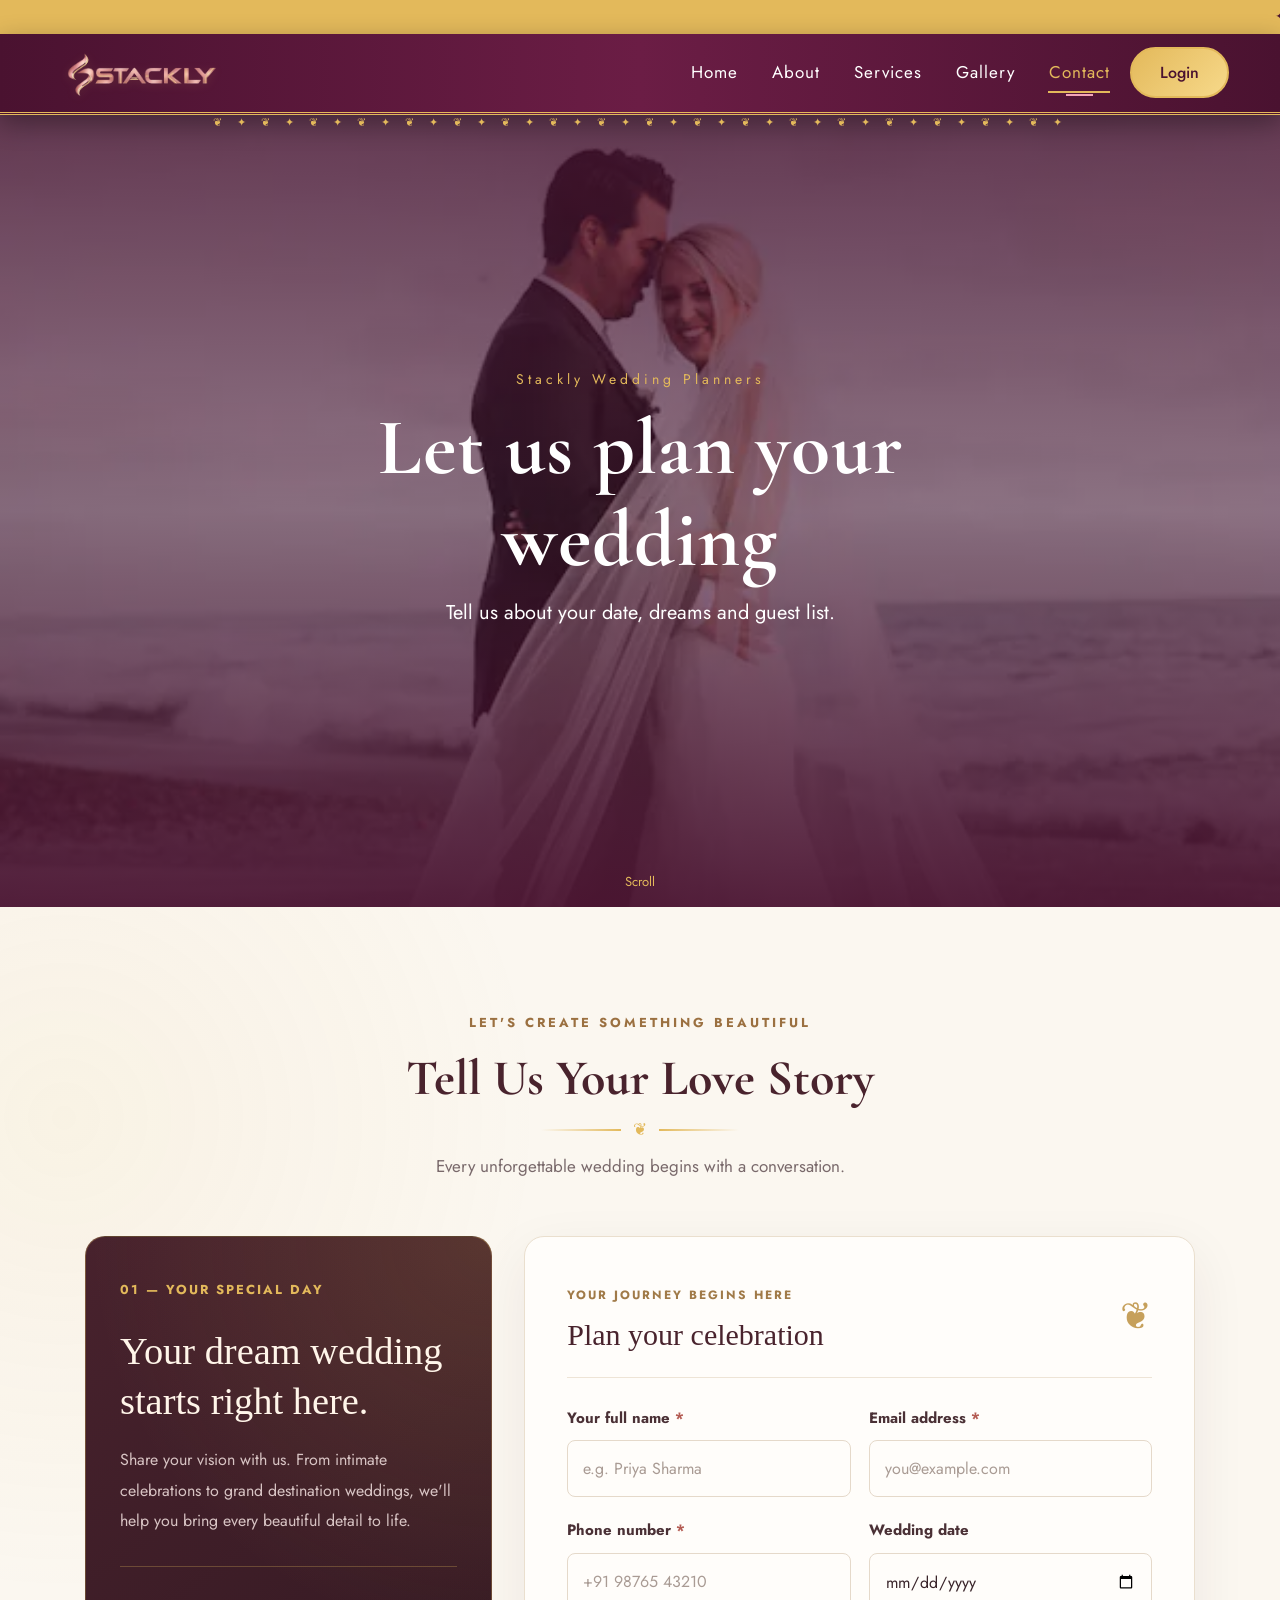
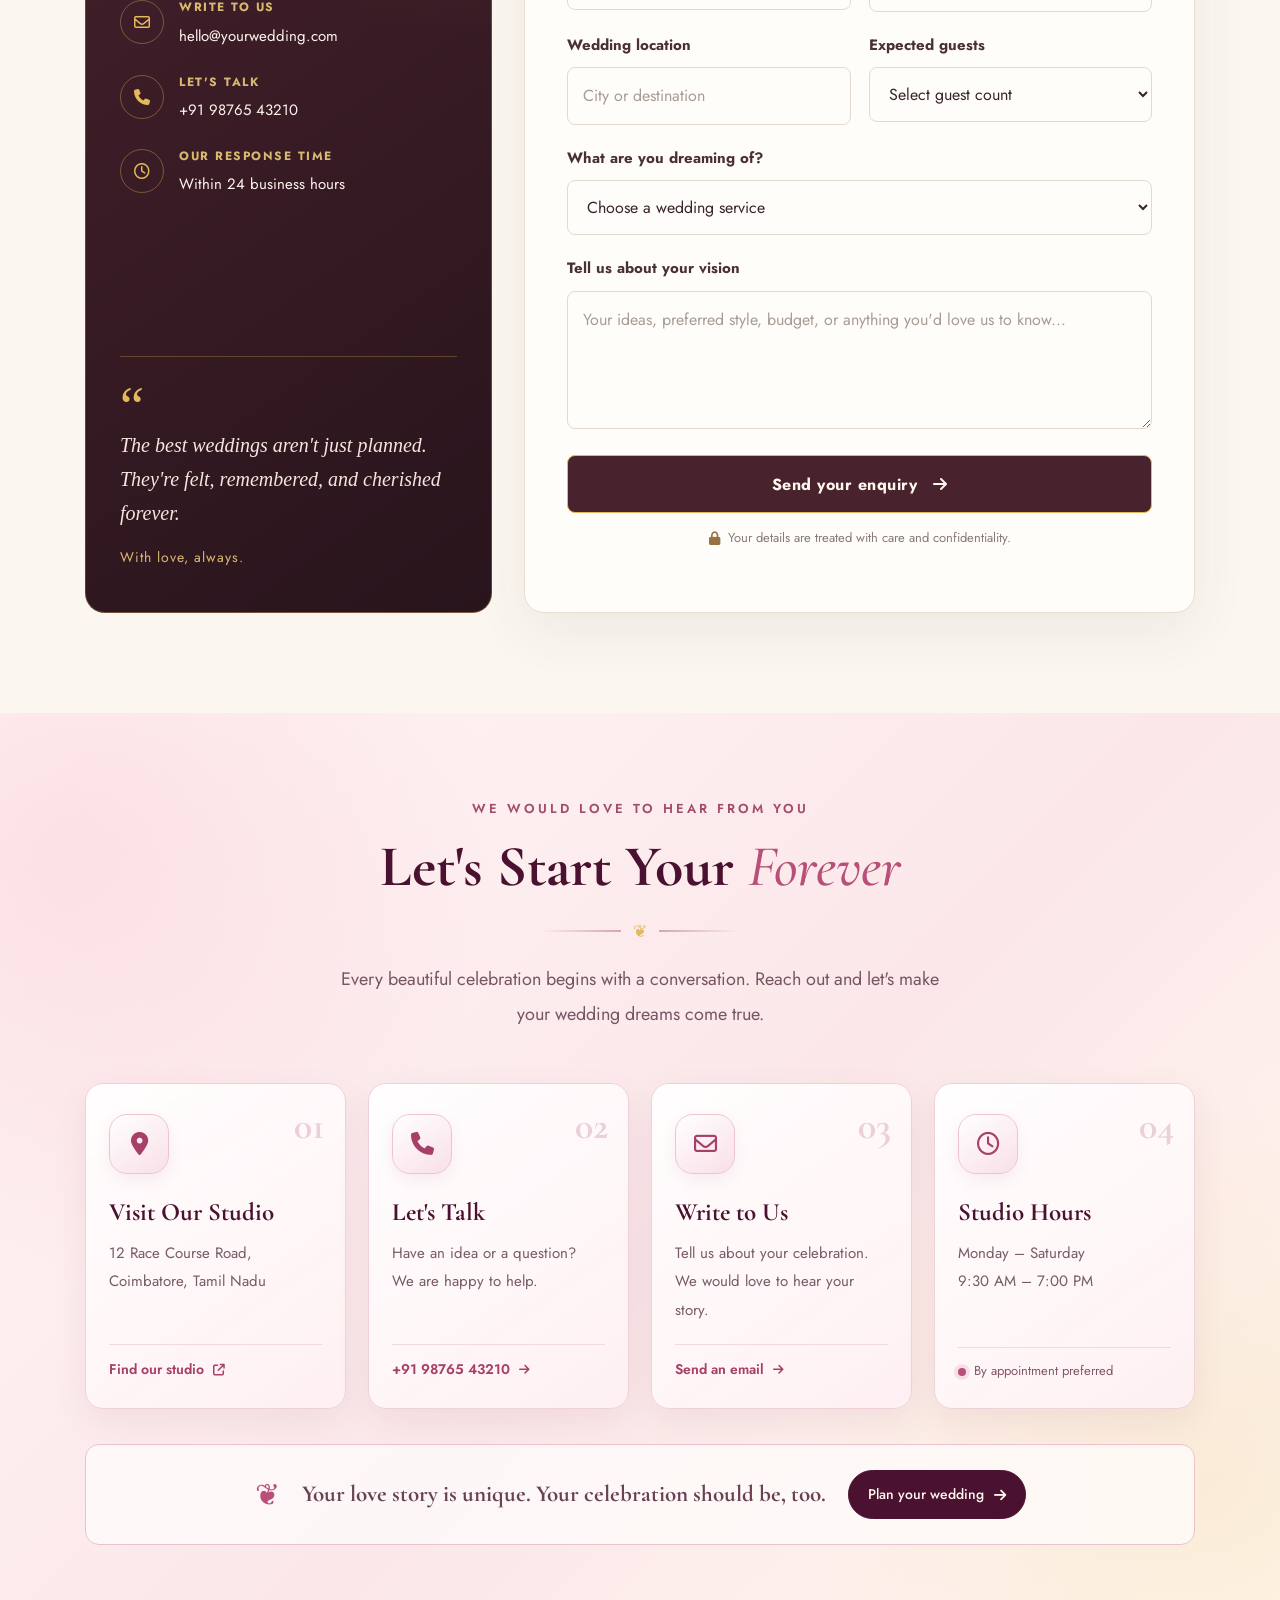
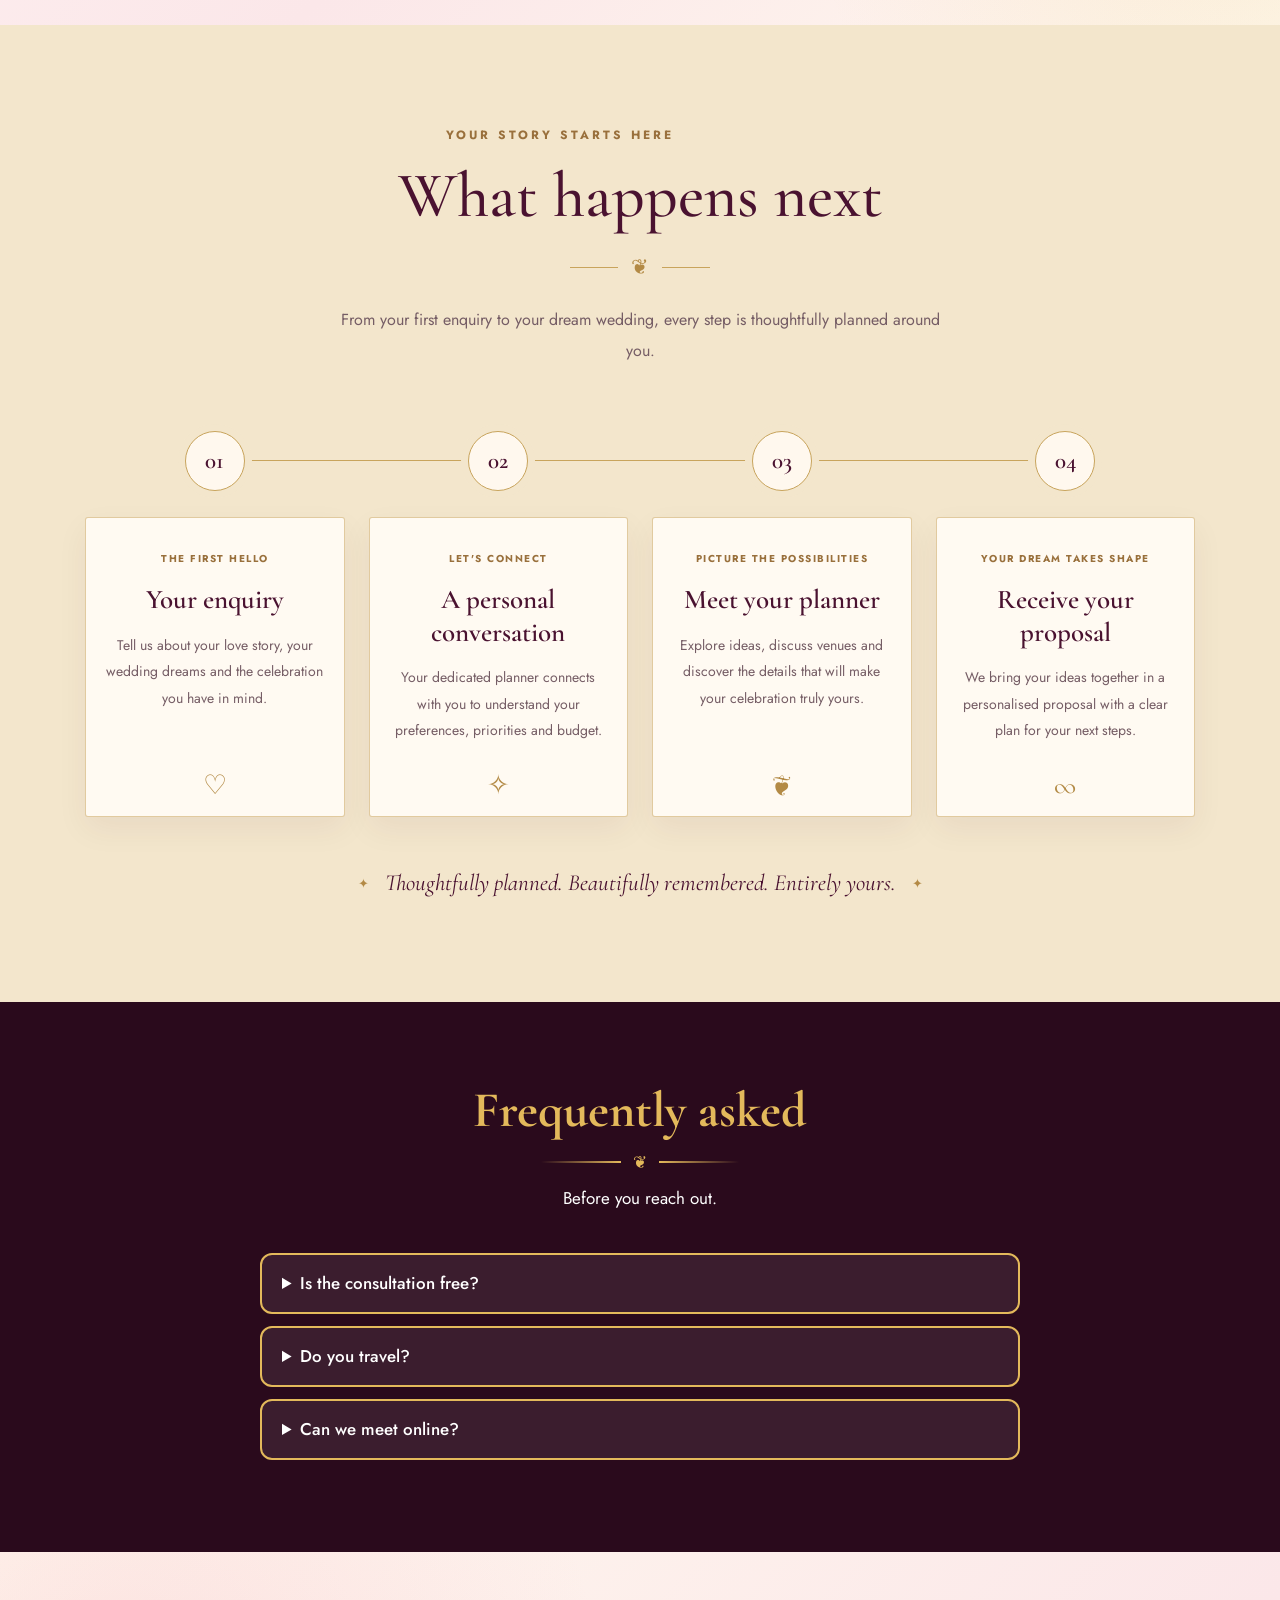
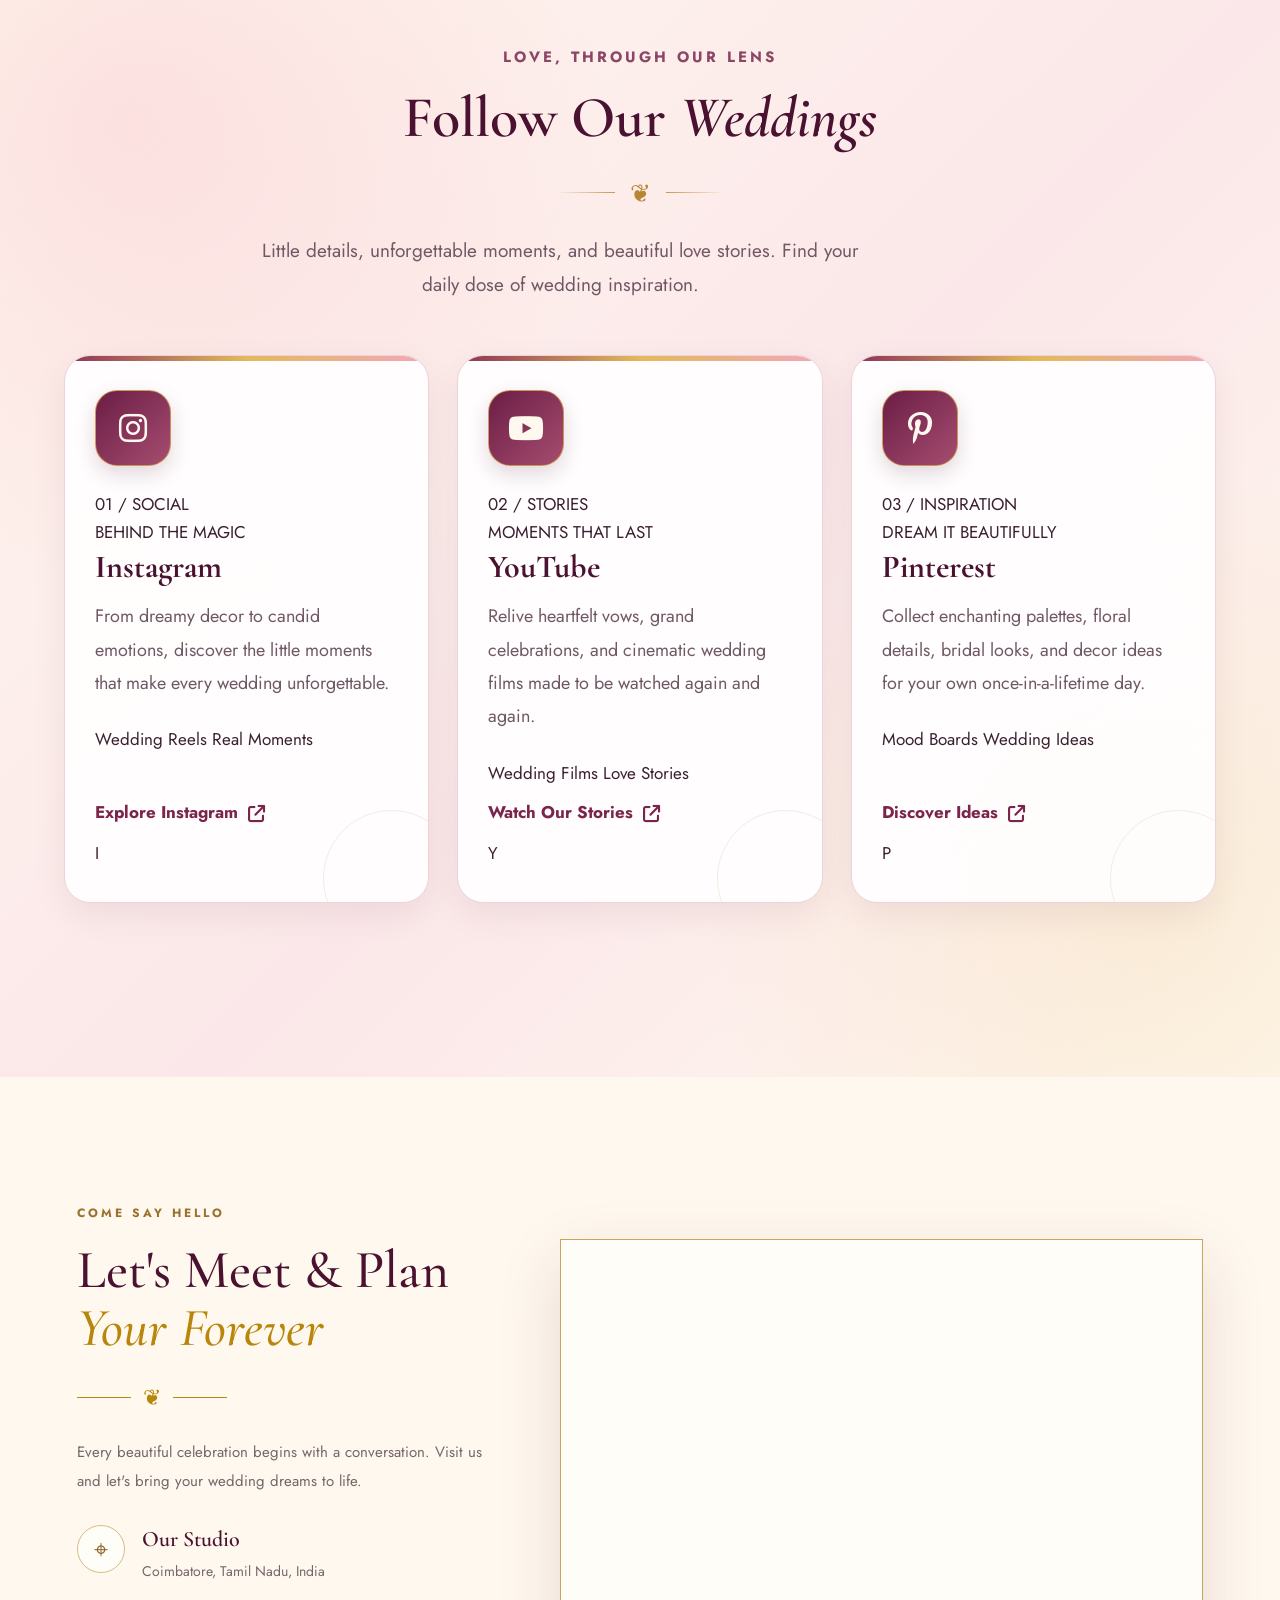
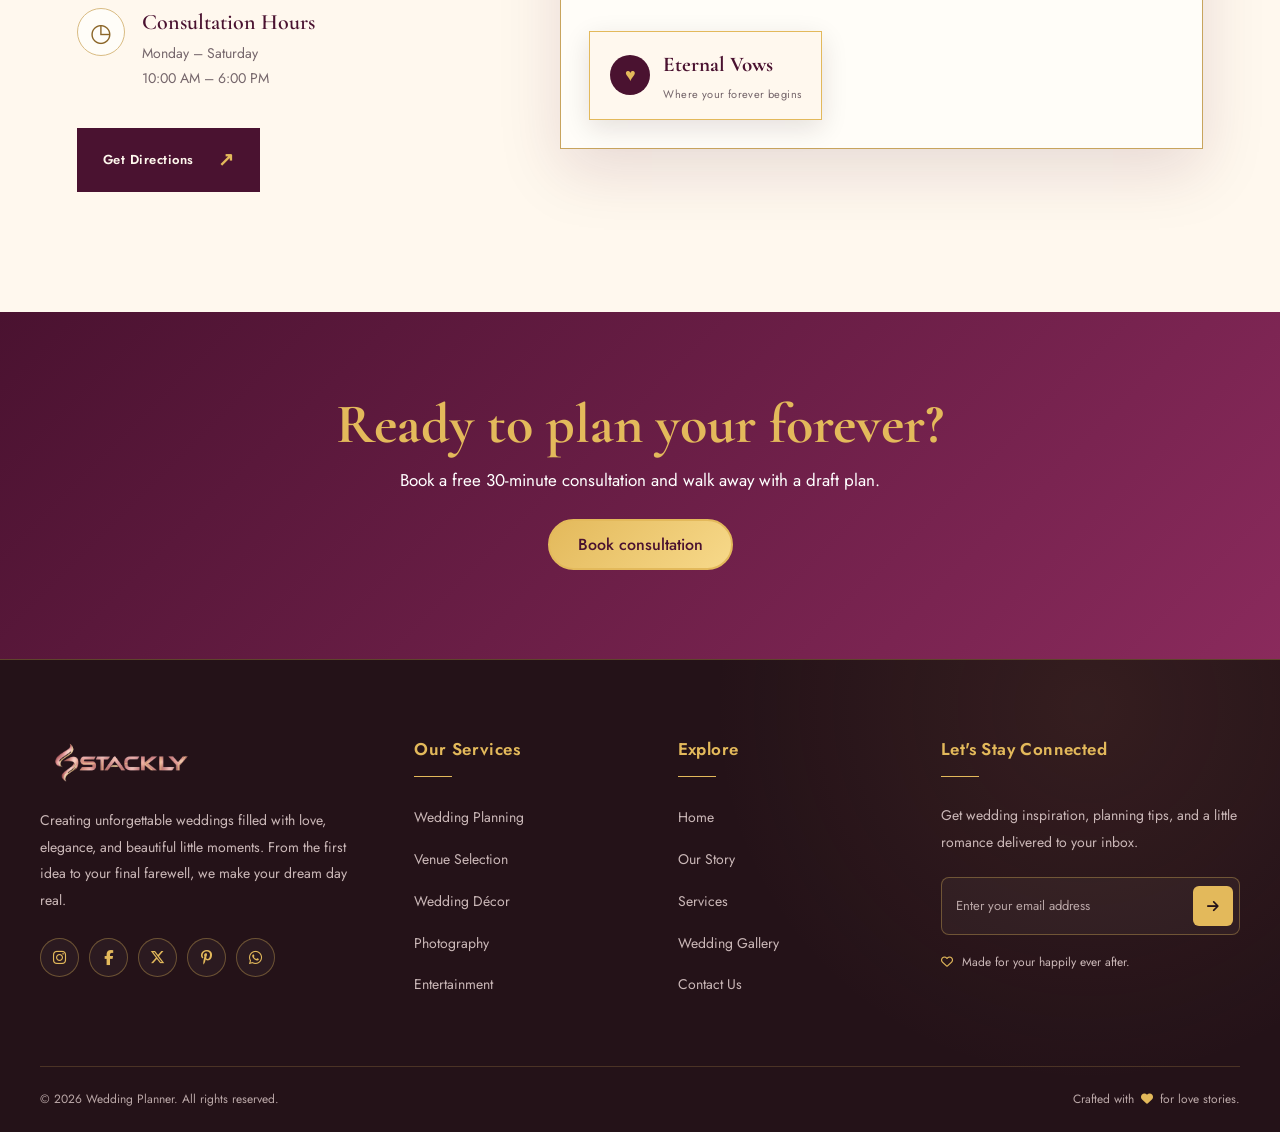
<file: contact.html>
<!doctype html>
<html lang="en">
  <head>
    <meta charset="utf-8" />
    <meta name="viewport" content="width=device-width,initial-scale=1" />
    <title>Contact | Stackly Wedding Planner</title>
    <link
      rel="stylesheet"
      href="https://cdnjs.cloudflare.com/ajax/libs/font-awesome/6.5.2/css/all.min.css"
    />
    <link rel="stylesheet" href="css/style.css" />
    <link rel="stylesheet" href="css/contact.css" />
  </head>
  <body class="p-contact">
    <div class="strip">
      <span>✦ Now booking 2026–27 wedding dates ✦ Free consultation ✦</span>
    </div>
    <header class="nav">
      <a class="logo" href="index.html">
        <img src="images/logo.webp"
             alt="Stackly"
             class="logo-img">
      </a>
      <button class="burger" aria-label="Menu" aria-expanded="false">
        <i></i><i></i><i></i>
      </button>
      <nav class="menu">
        <div class="menu-top">❦ Menu ❦</div>
        <a href="index.html" class="">Home</a
        ><a href="about.html" class="">About</a
        ><a href="services.html" class="">Services</a
        ><a href="gallery.html" class="">Gallery</a
        ><a href="contact.html" class="on">Contact</a
        ><button class="btn login-btn" data-login>Login</button>
      </nav>
    </header>
    <div class="shade"></div>

<!-- ================= LOGIN MODAL ================= -->

<div class="modal ev-modal" id="lm" role="dialog"
     aria-modal="true" aria-labelledby="loginTitle" aria-hidden="true">

  <div class="modal-backdrop" data-close></div>

  <div class="box ev-modal-box">

    <button class="x" type="button" aria-label="Close" data-close>×</button>

    <div class="ev-modal-brand">
      <a class="logo" href="index.html">
          <img src="images/logo.webp"
               alt="Stackly"
               class="logo-img">
      </a>
    </div>

    <div class="ev-modal-heading">
      <span class="ev-eyebrow">YOUR FOREVER STARTS HERE</span>
      <h2 id="loginTitle">Welcome <em>back.</em></h2>
      <p class="login-sub">Sign in to continue planning your beautiful day.</p>
      <div class="ev-ornament"><span></span>❦<span></span></div>
    </div>

    <div class="roles">
      <button type="button" class="role-card active" data-role="couple"
              aria-pressed="true">
        <span class="ev-role-icon">♡</span>
        <span><strong>Couple</strong><small>Plan our wedding</small></span>
        <span class="ev-role-check">✓</span>
      </button>

      <button type="button" class="role-card" data-role="planner"
              aria-pressed="false">
        <span class="ev-role-icon">✧</span>
        <span><strong>Planner</strong><small>Manage celebrations</small></span>
        <span class="ev-role-check">✓</span>
      </button>
    </div>

    <form id="loginForm" novalidate>

      <div class="ev-field">
        <label id="emailLabel" for="email">Email Address</label>
        <div class="ev-input-wrap">
          <span class="ev-field-icon">✉</span>
          <input id="email" name="email" type="email"
                 placeholder="you@example.com" autocomplete="email" required>
        </div>
      </div>

      <div class="ev-field">
        <label for="password">Password</label>
        <div class="ev-input-wrap">
          <span class="ev-field-icon">♧</span>
          <input id="password" name="password" type="password"
                 placeholder="Enter your password"
                 autocomplete="current-password" required>
          <button type="button" id="pwdToggle" class="ev-password-toggle"
                  aria-label="Show password"></button>
        </div>
      </div>

      <div class="ev-form-options">
        <label class="check">
          <input type="checkbox" name="remember">
          <span>Remember me</span>
        </label>
        <a href="contact.html">Need help?</a>
      </div>

      <p id="loginError" class="ev-message" role="status"
         aria-live="polite"></p>

      <button class="btn login-btn ev-submit" type="submit">
        <span id="btnText">Sign in as Couple</span>
        <span class="ev-submit-arrow">↗</span>
      </button>
    </form>

    <div class="ev-modal-switch">
      New to Stackly?
      <button type="button" data-open-signup>Create an account ↗</button>
    </div>

    <p class="ev-modal-footnote">♡ &nbsp; Made for your once-in-a-lifetime.</p>
  </div>
</div>


<!-- ================= SIGNUP MODAL ================= -->

<div class="modal ev-modal" id="sm" role="dialog"
     aria-modal="true" aria-labelledby="signupTitle" aria-hidden="true">

  <div class="modal-backdrop" data-close></div>

  <div class="box ev-modal-box ev-signup-box">

    <button class="x" id="signupClose" type="button"
            aria-label="Close">×</button>

    <div class="ev-modal-brand">
      <a class="logo" href="index.html">
          <img src="images/logo.webp"
               alt="Stackly"
               class="logo-img">
      </a>
    </div>

    <div class="ev-modal-heading">
      <span class="ev-eyebrow">BEGIN YOUR NEXT CHAPTER</span>
      <h2 id="signupTitle">Make it <em>forever.</em></h2>
      <p>Create an account to start planning your perfect celebration.</p>
      <div class="ev-ornament"><span></span>❦<span></span></div>
    </div>

    <form id="signupForm" novalidate>

      <div class="ev-field">
        <label for="name">Full Name</label>
        <div class="ev-input-wrap">
          <span class="ev-field-icon">♙</span>
          <input id="name" name="name" type="text"
                 placeholder="Enter your full name" autocomplete="name" 
                 oninput="this.value=this.value.replace(/[^a-zA-Z\s]/g,'')" 
                 required>
        </div>
      </div>

      <div class="ev-field">
        <label for="signupEmail">Email Address</label>
        <div class="ev-input-wrap">
          <span class="ev-field-icon">✉</span>
          <input id="signupEmail" name="email" type="email"
                 placeholder="you@example.com" autocomplete="email" required>
        </div>
      </div>

      <div class="ev-field">
        <label for="signupPassword">Create Password</label>
        <div class="ev-input-wrap">
          <span class="ev-field-icon">♧</span>
          <input id="signupPassword" name="password" type="password"
                 placeholder="Create a strong password"
                 autocomplete="new-password" required>
          <button type="button" id="togglePassword"
                  class="ev-password-toggle" aria-label="Show password">
            <i class="fa-regular fa-eye"></i>
          </button>
        </div>
      </div>

      <div class="ev-field">
        <label for="confirmPassword">Confirm Password</label>
        <div class="ev-input-wrap">
          <span class="ev-field-icon">♧</span>
          <input id="confirmPassword" name="confirmPassword" type="password"
                 placeholder="Re-enter your password"
                 autocomplete="new-password" required>
          <button type="button" id="toggleConfirmPassword"
                  class="ev-password-toggle" aria-label="Show password">
            <i class="fa-regular fa-eye"></i>
          </button>
        </div>
      </div>

      <label class="check-row ev-terms">
        <input type="checkbox" name="terms" required>
        <span>I agree to the <a href="terms.html">Terms</a> and
          <a href="privacy.html">Privacy Policy</a>.</span>
      </label>

      <button class="btn submit-btn ev-submit" type="submit">
        <span>Create Account</span>
        <span class="ev-submit-arrow">↗</span>
      </button>
    </form>

    <div class="ev-modal-switch">
      Already have an account?
      <button type="button" data-open-login>Sign in ↗</button>
    </div>

    <p class="ev-modal-footnote">♡ &nbsp; Your story, beautifully yours.</p>
  </div>
</div>

    <main>

      <section class="hero">
        <div class="hero-img">
          <img
            class=""
            loading="lazy"
            src="images/img11.webp"
            alt="Wedding moment"
            onerror="this.style.background = '#c9a24b'"
            
          />
        </div>
        <div class="hero-in">
          <p class="kick">Stackly Wedding Planners</p>
          <h1>Let us plan your wedding</h1>
          <p>Tell us about your date, dreams and guest list.</p>
        </div>
        <div class="scroll">Scroll</div>
      </section>

<!-- ============================= FORM ============================ -->

<section class="sec ivory premium-enquiry" id="enquiry">
  <div class="wrap">

    <header class="sh reveal">
      <span class="enquiry-eyebrow">LET'S CREATE SOMETHING BEAUTIFUL</span>
      <h2>Tell Us Your Love Story</h2>
      <div class="orn"><i></i>❦<i></i></div>
      <p>Every unforgettable wedding begins with a conversation.</p>
    </header>

    <div class="enquiry-layout">

      <!-- Left information panel -->
      <aside class="enquiry-info reveal">
        <span class="info-number">01 — YOUR SPECIAL DAY</span>

        <h3>Your dream wedding<br>starts right here.</h3>

        <p class="info-desc">
          Share your vision with us. From intimate celebrations
          to grand destination weddings, we'll help you bring
          every beautiful detail to life.
        </p>

        <div class="enquiry-divider"></div>

        <div class="enquiry-contact-item">
          <span class="contact-icon">
            <i class="fa-regular fa-envelope"></i>
          </span>
          <div>
            <span class="contact-label">WRITE TO US</span>
            <p>hello@yourwedding.com</p>
          </div>
        </div>

        <div class="enquiry-contact-item">
          <span class="contact-icon">
            <i class="fa-solid fa-phone"></i>
          </span>
          <div>
            <span class="contact-label">LET'S TALK</span>
            <p>+91 98765 43210</p>
          </div>
        </div>

        <div class="enquiry-contact-item">
          <span class="contact-icon">
            <i class="fa-regular fa-clock"></i>
          </span>
          <div>
            <span class="contact-label">OUR RESPONSE TIME</span>
            <p>Within 24 business hours</p>
          </div>
        </div>

        <div class="enquiry-quote">
          <span class="quote-mark">“</span>
          <p>
            The best weddings aren't just planned.
            They're felt, remembered, and cherished forever.
          </p>
          <span class="quote-flourish">With love, always.</span>
        </div>
      </aside>

      <!-- Right enquiry form -->
      <div class="enquiry-form-panel reveal">
        <div class="form-heading">
          <div>
            <span class="form-step">YOUR JOURNEY BEGINS HERE</span>
            <h3>Plan your celebration</h3>
          </div>
          <span class="form-flower">❦</span>
        </div>

        <form class="form premium-form" id="cf" novalidate>

          <div class="form-row">
            <div class="field">
              <label for="enq-name">Your full name <span>*</span></label>
              <input
                id="enq-name"
                name="n"
                type="text"
                placeholder="e.g. Priya Sharma"
                autocomplete="name"
                oninput="this.value=this.value.replace(/[^a-zA-Z\s]/g,'')"
                required
              />
            </div>

            <div class="field">
              <label for="enq-email">Email address <span>*</span></label>
              <input
                id="enq-email"
                name="e"
                type="email"
                placeholder="you@example.com"
                autocomplete="email"
                required
              />
            </div>
          </div>

          <div class="form-row">
            <div class="field">
              <label for="enq-phone">Phone number <span>*</span></label>
              <input
                id="enq-phone"
                name="p"
                type="tel"
                placeholder="+91 98765 43210"
                autocomplete="tel"
                oninput="this.value=this.value.replace(/[^0-9]/g,'')"
                required
              />
            </div>

            <div class="field">
              <label for="enq-date">Wedding date</label>
              <input
                id="enq-date"
                name="weddingDate"
                type="date"
              />
            </div>
          </div>

          <div class="form-row">
            <div class="field">
              <label for="enq-location">Wedding location</label>
              <input
                id="enq-location"
                name="location"
                type="text"
                placeholder="City or destination"
              />
            </div>

            <div class="field">
              <label for="enq-guests">Expected guests</label>
              <select id="enq-guests" name="guests">
                <option value="">Select guest count</option>
                <option value="Below 50">Below 50</option>
                <option value="50–100">50–100 guests</option>
                <option value="100–250">100–250 guests</option>
                <option value="250–500">250–500 guests</option>
                <option value="500+">500+ guests</option>
              </select>
            </div>
          </div>

          <div class="field">
            <label for="enq-service">What are you dreaming of?</label>
            <select id="enq-service" name="service">
              <option value="">Choose a wedding service</option>
              <option value="Full Wedding Planning">Full Wedding Planning</option>
              <option value="Venue and Destination">Venue & Destination</option>
              <option value="Wedding Decoration">Wedding Decoration</option>
              <option value="Photography and Videography">Photography & Videography</option>
              <option value="Entertainment">Entertainment</option>
              <option value="Complete Wedding Package">Complete Wedding Package</option>
            </select>
          </div>

          <div class="field">
            <label for="enq-message">Tell us about your vision</label>
            <textarea
              id="enq-message"
              name="message"
              rows="4"
              placeholder="Your ideas, preferred style, budget, or anything you'd love us to know..."
            ></textarea>
          </div>

          <button class="btn enquiry-submit" type="submit">
            <span>Send your enquiry</span>
            <i class="fa-solid fa-arrow-right"></i>
          </button>

          <p class="form-privacy">
            <i class="fa-solid fa-lock"></i>
            Your details are treated with care and confidentiality.
          </p>

          <p id="fm" role="status" aria-live="polite"></p>

        </form>
      </div>

    </div>
  </div>
</section>

<!-- ===================================== -->

<section class="sec blush reach-premium" id="reach-us">
  <div class="wrap">

    <header class="sh reveal reach-heading">
      <span class="reach-eyebrow">WE WOULD LOVE TO HEAR FROM YOU</span>
      <h2>Let's Start Your <em>Forever</em></h2>
      <div class="orn"><i></i>❦<i></i></div>
      <p>Every beautiful celebration begins with a conversation. Reach out and let's make your wedding dreams come true.</p>
    </header>

    <div class="reach-grid">

      <article class="reach-card reveal">
        <span class="reach-icon"><i class="fa-solid fa-location-dot"></i></span>
        <span class="reach-number">01</span>
        <h3>Visit Our Studio</h3>
        <p>12 Race Course Road,<br>Coimbatore, Tamil Nadu</p>
        <a href="https://www.google.com/maps/search/?api=1&query=12+Race+Course+Road+Coimbatore+Tamil+Nadu" target="_blank" rel="noopener noreferrer" class="reach-link">
          Find our studio <i class="fa-solid fa-arrow-up-right-from-square"></i>
        </a>
      </article>

      <article class="reach-card reveal">
        <span class="reach-icon"><i class="fa-solid fa-phone"></i></span>
        <span class="reach-number">02</span>
        <h3>Let's Talk</h3>
        <p>Have an idea or a question?<br>We are happy to help.</p>
        <a href="tel:+919876543210" class="reach-link">
          +91 98765 43210 <i class="fa-solid fa-arrow-right"></i>
        </a>
      </article>

      <article class="reach-card reveal">
        <span class="reach-icon"><i class="fa-regular fa-envelope"></i></span>
        <span class="reach-number">03</span>
        <h3>Write to Us</h3>
        <p>Tell us about your celebration.<br>We would love to hear your story.</p>
        <a href="mailto:hello@eternalvows.in" class="reach-link">
          Send an email <i class="fa-solid fa-arrow-right"></i>
        </a>
      </article>

      <article class="reach-card reveal">
        <span class="reach-icon"><i class="fa-regular fa-clock"></i></span>
        <span class="reach-number">04</span>
        <h3>Studio Hours</h3>
        <p>Monday – Saturday<br>9:30 AM – 7:00 PM</p>
        <span class="reach-status">
          <span class="reach-status-dot"></span>
          By appointment preferred
        </span>
      </article>

    </div>

    <div class="reach-note reveal">
      <span class="reach-note-icon">❦</span>
      <p>Your love story is unique. Your celebration should be, too.</p>
      <a href="contact.html">Plan your wedding <i class="fa-solid fa-arrow-right"></i></a>
    </div>

  </div>
</section>

<!-- ===================================== -->

<section class="sec champ enquiry-journey">
  <div class="wrap">

    <header class="sh reveal">
      <p class="enquiry-kicker">YOUR STORY STARTS HERE</p>
      <h2>What happens next</h2>
      <div class="orn"><i></i>❦<i></i></div>
      <p>
        From your first enquiry to your dream wedding, every step
        is thoughtfully planned around you.
      </p>
    </header>

    <div class="enquiry-timeline">

      <article class="enquiry-step reveal">
        <div class="enquiry-number">
          <span>01</span>
        </div>
        <div class="enquiry-card">
          <span class="enquiry-label">THE FIRST HELLO</span>
          <h3>Your enquiry</h3>
          <p>
            Tell us about your love story, your wedding dreams
            and the celebration you have in mind.
          </p>
          <span class="enquiry-icon">♡</span>
        </div>
      </article>

      <article class="enquiry-step reveal">
        <div class="enquiry-number">
          <span>02</span>
        </div>
        <div class="enquiry-card">
          <span class="enquiry-label">LET'S CONNECT</span>
          <h3>A personal conversation</h3>
          <p>
            Your dedicated planner connects with you to understand
            your preferences, priorities and budget.
          </p>
          <span class="enquiry-icon">✧</span>
        </div>
      </article>

      <article class="enquiry-step reveal">
        <div class="enquiry-number">
          <span>03</span>
        </div>
        <div class="enquiry-card">
          <span class="enquiry-label">PICTURE THE POSSIBILITIES</span>
          <h3>Meet your planner</h3>
          <p>
            Explore ideas, discuss venues and discover the details
            that will make your celebration truly yours.
          </p>
          <span class="enquiry-icon">❦</span>
        </div>
      </article>

      <article class="enquiry-step reveal">
        <div class="enquiry-number">
          <span>04</span>
        </div>
        <div class="enquiry-card">
          <span class="enquiry-label">YOUR DREAM TAKES SHAPE</span>
          <h3>Receive your proposal</h3>
          <p>
            We bring your ideas together in a personalised proposal
            with a clear plan for your next steps.
          </p>
          <span class="enquiry-icon">∞</span>
        </div>
      </article>

    </div>

    <div class="enquiry-note reveal">
      <span>✦</span>
      <p>Thoughtfully planned. Beautifully remembered. Entirely yours.</p>
      <span>✦</span>
    </div>

  </div>
</section>

<!-- ===================================== -->
      <section class="sec wine dk" id="">
        <div class="wrap">
          <header class="sh reveal">
            <h2>Frequently asked</h2>
            <div class="orn"><i></i>❦<i></i></div>
            <p>Before you reach out.</p>
          </header>
          <div class="faq">
            <details class="reveal">
              <summary>Is the consultation free?</summary>
              <p>Yes, the first 30 minutes are free.</p>
            </details>
            <details class="reveal">
              <summary>Do you travel?</summary>
              <p>We plan across India and abroad.</p>
            </details>
            <details class="reveal">
              <summary>Can we meet online?</summary>
              <p>Yes, by video call.</p>
            </details>
          </div>
        </div>
      </section>

<!-- ===================================== -->
<section class="sec ivory social-premium" id="follow-us">
  <div class="wrap">

    <header class="sh reveal social-heading">
      <span class="social-eyebrow">LOVE, THROUGH OUR LENS</span>
      <h2>Follow Our <em>Weddings</em></h2>
      <div class="orn"><i></i>❦<i></i></div>
      <p>Little details, unforgettable moments, and beautiful love stories. Find your daily dose of wedding inspiration.</p>
    </header>

    <div class="social-grid">

      <!-- Instagram -->
      <article class="social-card social-instagram reveal">
        <div class="social-card-top">
          <span class="social-icon">
            <i class="fa-brands fa-instagram"></i>
          </span>
          <span class="social-count">01 / SOCIAL</span>
        </div>

        <span class="social-label">BEHIND THE MAGIC</span>
        <h3>Instagram</h3>
        <p>From dreamy decor to candid emotions, discover the little moments that make every wedding unforgettable.</p>

        <div class="social-tags">
          <span>Wedding Reels</span>
          <span>Real Moments</span>
        </div>

        <a href="https://www.instagram.com/" target="_blank" rel="noopener noreferrer" class="social-link">
          Explore Instagram <i class="fa-solid fa-arrow-up-right-from-square"></i>
        </a>

        <span class="social-watermark">I</span>
      </article>

      <!-- YouTube -->
      <article class="social-card social-youtube reveal">
        <div class="social-card-top">
          <span class="social-icon">
            <i class="fa-brands fa-youtube"></i>
          </span>
          <span class="social-count">02 / STORIES</span>
        </div>

        <span class="social-label">MOMENTS THAT LAST</span>
        <h3>YouTube</h3>
        <p>Relive heartfelt vows, grand celebrations, and cinematic wedding films made to be watched again and again.</p>

        <div class="social-tags">
          <span>Wedding Films</span>
          <span>Love Stories</span>
        </div>

        <a href="https://www.youtube.com/" target="_blank" rel="noopener noreferrer" class="social-link">
          Watch Our Stories <i class="fa-solid fa-arrow-up-right-from-square"></i>
        </a>

        <span class="social-watermark">Y</span>
      </article>

      <!-- Pinterest -->
      <article class="social-card social-pinterest reveal">
        <div class="social-card-top">
          <span class="social-icon">
            <i class="fa-brands fa-pinterest-p"></i>
          </span>
          <span class="social-count">03 / INSPIRATION</span>
        </div>

        <span class="social-label">DREAM IT BEAUTIFULLY</span>
        <h3>Pinterest</h3>
        <p>Collect enchanting palettes, floral details, bridal looks, and decor ideas for your own once-in-a-lifetime day.</p>

        <div class="social-tags">
          <span>Mood Boards</span>
          <span>Wedding Ideas</span>
        </div>

        <a href="https://www.pinterest.com/" target="_blank" rel="noopener noreferrer" class="social-link">
          Discover Ideas <i class="fa-solid fa-arrow-up-right-from-square"></i>
        </a>

        <span class="social-watermark">P</span>
      </article>

    </div>

    <div class="social-bottom reveal">
      <span class="social-bottom-flower">❦</span>
      <p>Every love story deserves to be celebrated.</p>
      <span class="social-bottom-caption">SHARE THE LOVE · SAVE THE INSPIRATION</span>
    </div>

  </div>
</section>


<!-- LOCATION & MAP SECTION -->
<section class="ev-map-section">
  <div class="ev-map-wrap">

    <div class="ev-map-info">
      <span class="ev-map-eyebrow">COME SAY HELLO</span>

      <h2>Let's Meet & Plan<br>
        <em>Your Forever</em>
      </h2>

      <div class="ev-map-ornament">
        <span></span> ❦ <span></span>
      </div>

      <p class="ev-map-desc">
        Every beautiful celebration begins with a conversation.
        Visit us and let's bring your wedding dreams to life.
      </p>

      <div class="ev-map-detail">
        <span class="ev-map-icon">⌖</span>
        <div>
          <h3>Our Studio</h3>
          <p>Coimbatore, Tamil Nadu, India</p>
        </div>
      </div>

      <div class="ev-map-detail">
        <span class="ev-map-icon">◷</span>
        <div>
          <h3>Consultation Hours</h3>
          <p>Monday – Saturday<br>10:00 AM – 6:00 PM</p>
        </div>
      </div>

      <a
        class="ev-map-directions"
        href="https://www.google.com/maps/search/?api=1&query=Coimbatore%2C%20Tamil%20Nadu%2C%20India"
        target="_blank"
        rel="noopener noreferrer">
        Get Directions <span>↗</span>
      </a>
    </div>

    <div class="ev-map-frame">
      <iframe
        src="https://maps.google.com/maps?q=Coimbatore%2C%20Tamil%20Nadu%2C%20India&t=&z=13&ie=UTF8&iwloc=&output=embed"
        title="Eternal Vows Wedding Planner location in Coimbatore"
        loading="lazy"
        referrerpolicy="no-referrer-when-downgrade"
        allowfullscreen>
      </iframe>

      <div class="ev-map-label">
        <span class="ev-map-pin">♥</span>
        <div>
          <strong>Eternal Vows</strong>
          <small>Where your forever begins</small>
        </div>
      </div>
    </div>

  </div>
</section>


<!-- ===================================== -->
      <section class="sec cta">
        <div class="wrap reveal">
          <h2>Ready to plan your forever?</h2>
          <p>
            Book a free 30-minute consultation and walk away with a draft plan.
          </p>
          <a class="btn" href="error.html">Book consultation</a>
        </div>
      </section>
    </main>

<!-- ==================== Footer ==================== -->


<footer class="site-footer wedding-footer">
  <div class="container">

    <div class="footer-grid">

      <!-- Brand -->
      <div class="footer-brand">
        <a href="index.html" class="brand">
          <img
            src="images/logo.webp"
            alt="Wedding Planner"
            class="brand-logo"
          >
        </a>

        <p>
          Creating unforgettable weddings filled with love,
          elegance, and beautiful little moments. From the first
          idea to your final farewell, we make your dream day real.
        </p>

        <div class="footer-social">
          <a href="error.html" aria-label="Instagram">
            <i class="fa-brands fa-instagram"></i>
          </a>
          <a href="error.html" aria-label="Facebook">
            <i class="fa-brands fa-facebook-f"></i>
          </a>
          <a href="error.html" aria-label="X">
            <i class="fa-brands fa-x-twitter"></i>
          </a>
          <a href="error.html" aria-label="Pinterest">
            <i class="fa-brands fa-pinterest-p"></i>
          </a>
          <a href="error.html" aria-label="WhatsApp">
            <i class="fa-brands fa-whatsapp"></i>
          </a>
        </div>
      </div>

      <!-- Services -->
      <div class="footer-col">
        <h4>Our Services</h4>
        <ul>
          <li><a href="services.html">Wedding Planning</a></li>
          <li><a href="services.html">Venue Selection</a></li>
          <li><a href="services.html">Wedding Décor</a></li>
          <li><a href="services.html">Photography</a></li>
          <li><a href="services.html">Entertainment</a></li>
        </ul>
      </div>

      <!-- Quick Links -->
      <div class="footer-col">
        <h4>Explore</h4>
        <ul>
          <li><a href="index.html">Home</a></li>
          <li><a href="about.html">Our Story</a></li>
          <li><a href="services.html">Services</a></li>
          <li><a href="gallery.html">Wedding Gallery</a></li>
          <li><a href="contact.html">Contact Us</a></li>
        </ul>
      </div>

      <!-- Newsletter -->
      <div class="footer-col footer-news">
        <h4>Let's Stay Connected</h4>
        <p>
          Get wedding inspiration, planning tips, and a little
          romance delivered to your inbox.
        </p>

        <form class="footer-news-form"
              onsubmit="window.location.href='error.html'; return false;">
          <input
            type="email"
            placeholder="Enter your email address"
            aria-label="Email address"
            required
          >
          <button type="submit" aria-label="Subscribe">
            <i class="fa-solid fa-arrow-right"></i>
          </button>
        </form>

        <span class="footer-note">
          <i class="fa-regular fa-heart"></i>
          Made for your happily ever after.
        </span>
      </div>

    </div>

    <!-- Bottom -->
    <div class="footer-bottom">
      <span>
        &copy; <span id="footer-year"></span>
        Wedding Planner. All rights reserved.
      </span>

      <span class="footer-credit">
        Crafted with <i class="fa-solid fa-heart"></i> for love stories.
      </span>
    </div>

  </div>
</footer>

    <script src="js/common.js"></script>
    <script src="js/login.js"></script>
    <script src="js/signup.js"></script>
    <script src="js/contact.js"></script>
  </body>
</html>
</file>
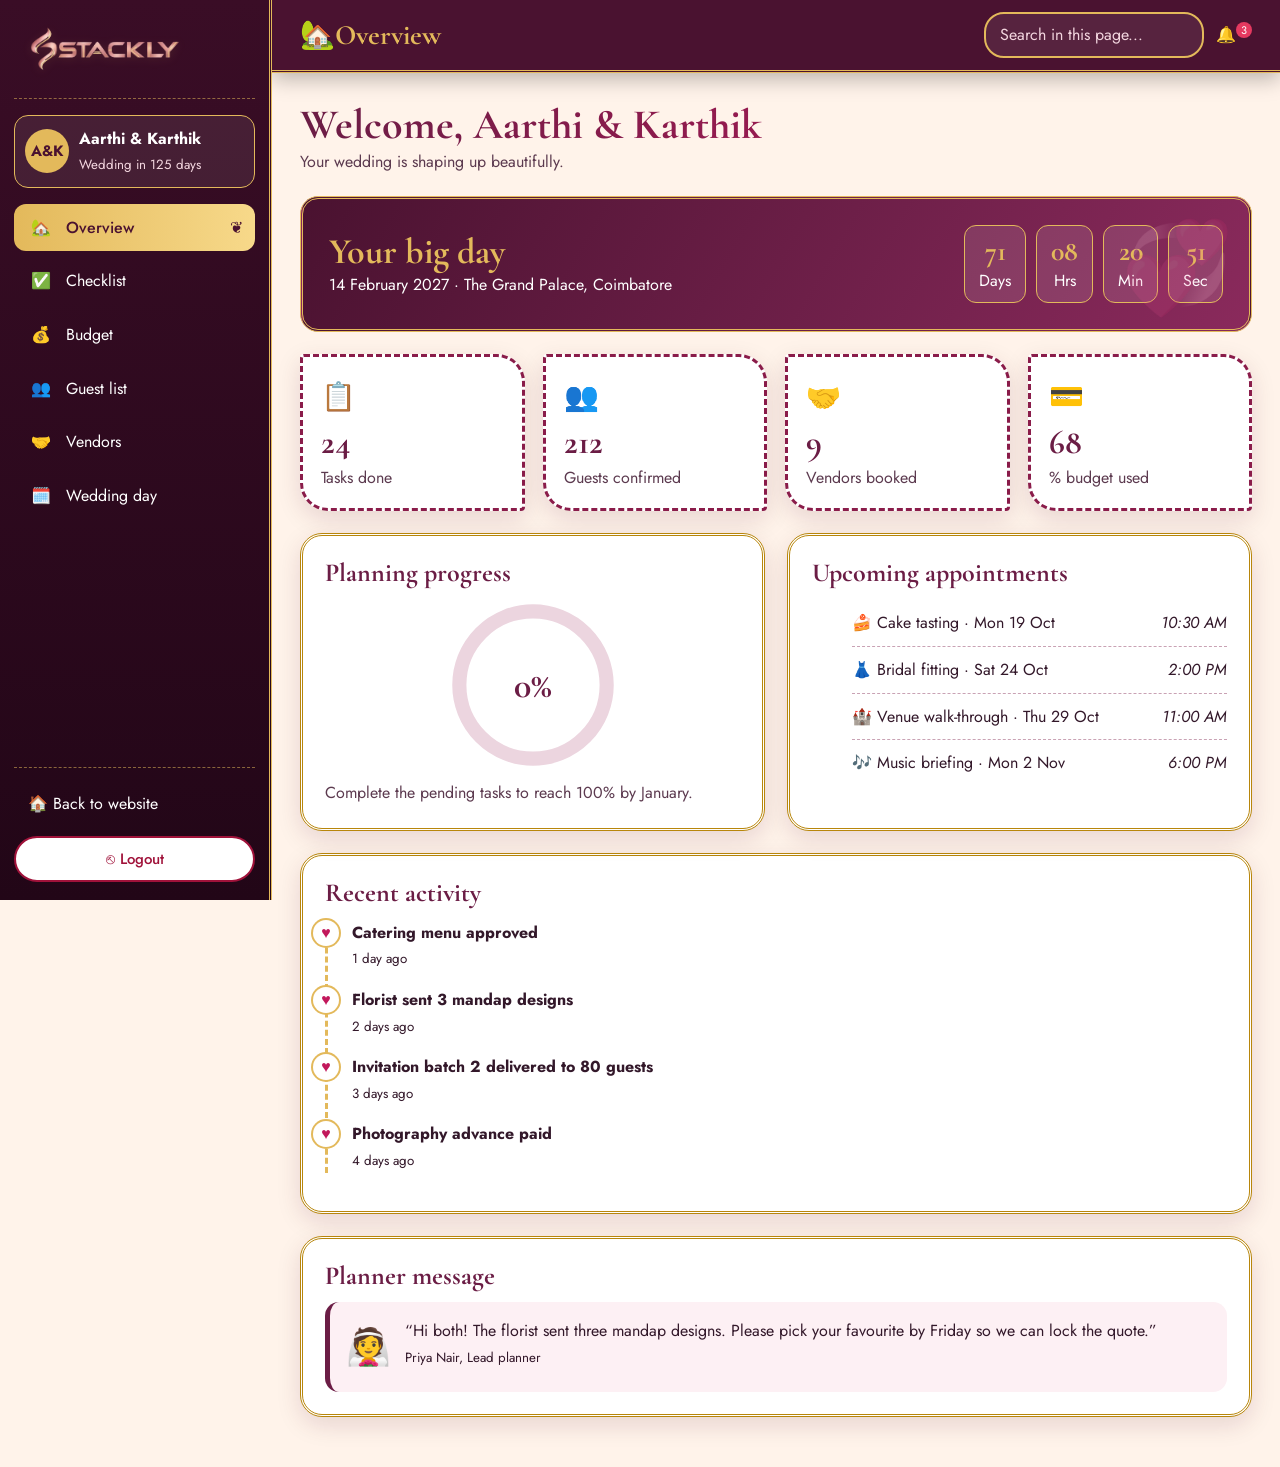
<file: couple.html>
<!doctype html>
<html lang="en">
  <head>
    <meta charset="utf-8" />
    <meta name="viewport" content="width=device-width,initial-scale=1" />
    <title>Couple Dashboard | Stackly</title>
    <link
      rel="stylesheet"
      href="https://cdnjs.cloudflare.com/ajax/libs/font-awesome/6.5.2/css/all.min.css"
    />
    <link rel="stylesheet" href="css/dash.css" />
    <link rel="stylesheet" href="css/couple.css" />
  </head>
  <body class="d-couple">
    <aside class="side" id="side">
      <div class="sb">
        <!-- <span class="lg">💍</span> -->
        <div>
          <a class="logo" href="couple.html">
              <img src="images/logo.webp"
                   alt="Stackly"
                   class="logo-img">
            </a>
          <!-- <small>Couple Dashboard</small> -->
        </div>
      </div>
      <div class="prof">
        <i class="avatar">A&K</i>
        <div><b class="profileName">Aarthi & Karthik</b><small>Wedding in 125 days</small></div>
      </div>
      <nav>
        <button class="nl on" data-m="c-over"><span>🏡</span>Overview</button
        ><button class="nl" data-m="c-check"><span>✅</span>Checklist</button
        ><button class="nl" data-m="c-budget"><span>💰</span>Budget</button
        ><button class="nl" data-m="c-guest"><span>👥</span>Guest list</button
        ><button class="nl" data-m="c-vend"><span>🤝</span>Vendors</button
        ><button class="nl" data-m="c-sched"><span>🗓️</span>Wedding day</button>
      </nav>
      <div class="sf">
        <a href="index.html" class="nl">🏠 Back to website</a
        ><button class="btn out" data-logout>⎋ Logout</button>
      </div>
    </aside>
    <div class="shade" id="shade"></div>
    <div class="main">
      <header class="top">
        <button class="tg" id="tg" aria-label="Toggle sidebar">
          <i></i><i></i><i></i>
        </button>
        <h2 id="tt">Overview</h2>
        <div class="tr">
          <input class="gs" id="gs" placeholder="Search in this page..." /><span
            class="bell"
            title="Notifications"
            >🔔<sup>3</sup></span
          ><button class="btn out sm" data-logout>Logout</button>
        </div>
      </header>
      <main class="body">
        <div class="mod on" id="c-over">
          <div class="mh">
            <h1>Welcome, <span class="profileName">Aarthi & Karthik</span></h1>
            <p>Your wedding is shaping up beautifully.</p>
          </div>
          <div class="ban">
            <div>
              <h2>Your big day</h2>
              <p>14 February 2027 · The Grand Palace, Coimbatore</p>
            </div>
            <div id="cdn" class="cdn"></div>
          </div>
          <div class="kpis">
            <div class="kpi">
              <span>📋</span><b data-count="24">24</b><em>Tasks done</em>
            </div>
            <div class="kpi">
              <span>👥</span><b data-count="212">212</b
              ><em>Guests confirmed</em>
            </div>
            <div class="kpi">
              <span>🤝</span><b data-count="9">9</b><em>Vendors booked</em>
            </div>
            <div class="kpi">
              <span>💳</span><b data-count="68">68</b><em>% budget used</em>
            </div>
          </div>
          <div class="g2">
            <section class="pn">
              <h3>Planning progress</h3>
              <div class="ringw">
                <svg viewBox="0 0 120 120">
                  <circle cx="60" cy="60" r="52" class="r0" />
                  <circle cx="60" cy="60" r="52" class="r1" id="ring" />
                </svg>
                  <b id="rt">0%</b>
              </div>
              <p class="mt">
                Complete the pending tasks to reach 100% by January.
              </p>
            </section>
            <section class="pn">
              <h3>Upcoming appointments</h3>
              <ul class="lst" id="appt"></ul>
            </section>
          </div>
          <section class="pn">
            <h3>Recent activity</h3>
            <ol class="act" id="actv"></ol>
          </section>
          <section class="pn">
            <h3>Planner message</h3>
            <div class="msg">
              <i>👰</i>
              <p>
                “Hi both! The florist sent three mandap designs. Please pick
                your favourite by Friday so we can lock the quote.” <br /><small
                  >Priya Nair, Lead planner</small
                >
              </p>
            </div>
          </section>
        </div>
        <div class="mod" id="c-check">
          <div class="mh">
            <h1>Wedding checklist</h1>
            <p>Tick tasks as you finish them.</p>
          </div>
          <section class="pn">
            <h3>Overall progress</h3>
            <div class="bar big"><i id="cbar"></i></div>
            <p id="cpct" class="mt"></p>
          </section>
          <div class="g3" id="clist"></div>
          <div class="g2">
            <section class="pn">
              <h3>Planner tips</h3>
              <ul class="tick">
                <li>Book photographers 9 months ahead.</li>
                <li>Finish invitations 3 months before.</li>
                <li>Do a full outfit trial 3 weeks before.</li>
                <li>Share the rituals list with elders early.</li>
              </ul>
            </section>
            <section class="pn">
              <h3>Add your own task</h3>
              <form class="fm" id="tf">
                <input
                  id="tn"
                  placeholder="e.g. Buy return gifts"
                  required
                /><select id="tp">
                  <option>6 months out</option>
                  <option>3 months out</option>
                  <option>Final month</option></select
                ><button class="btn">Add task</button>
              </form>
            </section>
          </div>
        </div>
        <div class="mod" id="c-budget">
          <div class="mh">
            <h1>Budget tracker</h1>
            <p>Every rupee, in one place.</p>
          </div>
          <div class="kpis">
            <div class="kpi">
              <span>🏦</span><b data-x="₹18,00,000">₹18,00,000</b
              ><em>Total budget</em>
            </div>
            <div class="kpi">
              <span>💸</span><b data-x="₹12,26,000">₹12,26,000</b><em>Spent</em>
            </div>
            <div class="kpi">
              <span>🪙</span><b data-x="₹5,74,000">₹5,74,000</b
              ><em>Remaining</em>
            </div>
            <div class="kpi">
              <span>⏳</span><b data-x="₹1,40,000">₹1,40,000</b
              ><em>Due this month</em>
            </div>
          </div>
          <div class="g2">
            <section class="pn">
              <h3>Spending by category</h3>
              <div id="cats"></div>
            </section>
            <section class="pn">
              <h3>Add an expense</h3>
              <form class="fm" id="ef">
                <input id="en" placeholder="Expense name" required /><input
                  id="ea"
                  type="number"
                  min="1"
                  placeholder="Amount (₹)"
                  required
                /><select id="ec">
                  <option>Venue</option>
                  <option>Catering</option>
                  <option>Décor</option>
                  <option>Photography</option>
                  <option>Attire</option></select
                ><button class="btn">Add expense</button>
              </form>
              <p class="mt">Total added today: <b id="etot">₹0</b></p>
            </section>
          </div>
          <section class="pn">
            <h3>Expense log</h3>
            <div class="tw">
              <table id="et">
                <thead>
                  <tr>
                    <th>Item</th>
                    <th>Category</th>
                    <th>Amount</th>
                    <th>Status</th>
                  </tr>
                </thead>
                <tbody></tbody>
              </table>
            </div>
          </section>
          <section class="pn">
            <h3>Payments due</h3>
            <ul class="lst" id="due"></ul>
          </section>
        </div>
        <div class="mod" id="c-guest">
          <div class="mh">
            <h1>Guest list</h1>
            <p>Invitations, RSVPs and seating.</p>
          </div>
          <div class="kpis">
            <div class="kpi">
              <span>✉️</span><b data-count="260">260</b><em>Invited</em>
            </div>
            <div class="kpi">
              <span>✔️</span><b data-count="212">212</b><em>Attending</em>
            </div>
            <div class="kpi">
              <span>❌</span><b data-count="18">18</b><em>Declined</em>
            </div>
            <div class="kpi">
              <span>⏱</span><b data-count="30">30</b><em>Awaiting</em>
            </div>
          </div>
          <div class="g2">
            <section class="pn">
              <h3>Add a guest</h3>
              <form class="fm" id="gf">
                <input id="gn" placeholder="Guest name" required /><select
                  id="gr"
                >
                  <option>Family</option>
                  <option>Friends</option>
                  <option>Colleagues</option></select
                ><button class="btn">Add guest</button>
              </form>
            </section>
            <section class="pn">
              <h3>RSVP overview</h3>
              <div class="stk">
                <i style="width: 81%; background: #2e7d32">81%</i
                ><i style="width: 7%; background: #c62828"></i
                ><i style="width: 12%; background: #ef9a00"></i>
              </div>
              <p class="mt">Green attending · Red declined · Amber waiting</p>
            </section>
          </div>
          <section class="pn">
            <h3>Guest directory</h3>
            <div class="chips" id="gch">
              <button class="on" data-f="All">All</button
              ><button data-f="Attending">Attending</button
              ><button data-f="Pending">Pending</button
              ><button data-f="Declined">Declined</button>
            </div>
            <div class="tw">
              <table id="gt">
                <thead>
                  <tr>
                    <th>Name</th>
                    <th>Group</th>
                    <th>RSVP</th>
                    <th>Table</th>
                  </tr>
                </thead>
                <tbody></tbody>
              </table>
            </div>
          </section>
          <section class="pn">
            <h3>Seating tables</h3>
            <div class="g4" id="seat"></div>
          </section>
        </div>
        <div class="mod" id="c-vend">
          <div class="mh">
            <h1>Your vendors</h1>
            <p>Everyone who is making your day happen.</p>
          </div>
          <div class="g3" id="vcards"></div>
          <div class="g2">
            <section class="pn">
              <h3>Contracts & documents</h3>
              <ul class="lst">
                <li>
                  <span>📄 Venue agreement</span><em class="tg ok">Signed</em>
                </li>
                <li>
                  <span>📄 Catering menu</span><em class="tg ok">Signed</em>
                </li>
                <li>
                  <span>📄 Photography contract</span
                  ><em class="tg wt">Awaiting you</em>
                </li>
                <li>
                  <span>📄 Décor proposal</span><em class="tg wt">In review</em>
                </li>
              </ul>
            </section>
            <section class="pn">
              <h3>Rate your experience</h3>
              <div class="stars" id="stars"></div>
              <p class="mt" id="sm">Tap a star to rate the planning team.</p>
            </section>
          </div>
          <section class="pn">
            <h3>Vendor tasting & meetings</h3>
            <ul class="lst" id="meets"></ul>
          </section>
        </div>
        <div class="mod" id="c-sched">
          <div class="mh">
            <h1>Wedding day plan</h1>
            <p>Hour-by-hour schedule for 14 February.</p>
          </div>
          <section class="pn">
            <h3>Day timeline</h3>
            <ol class="tlx" id="tlx"></ol>
          </section>
          <div class="g2">
            <section class="pn">
              <h3>Rituals & ceremonies</h3>
              <ul class="tick">
                <li>Ganesh puja and Kappu kattu</li>
                <li>Muhurtham at 9:15 AM</li>
                <li>Saptapadi and blessings</li>
                <li>Evening reception and cake</li>
              </ul>
            </section>
            <section class="pn">
              <h3>Emergency contacts</h3>
              <ul class="lst">
                <li><span>Planner Priya</span><em>+91 98765 43210</em></li>
                <li><span>Venue manager</span><em>+91 98765 11122</em></li>
                <li><span>Caterer lead</span><em>+91 98765 33344</em></li>
              </ul>
            </section>
          </div>
          <section class="pn">
            <h3>Pack list for the day</h3>
            <div class="g4" id="pack"></div>
          </section>
        </div>
      </main>
    </div>
    <div class="toast" id="toast"></div>
    <div class="dlg" id="dlg">
      <div class="bx">
        <h3>Log out?</h3>
        <p>You will return to the website home page.</p>
        <div>
          <button class="btn" id="no">Stay</button
          ><button class="btn out" id="yes">Yes, logout</button>
        </div>
      </div>
    </div>
    <script src="js/dash.js"></script>
    <script src="js/couple.js"></script>
  </body>
</html>
</file>
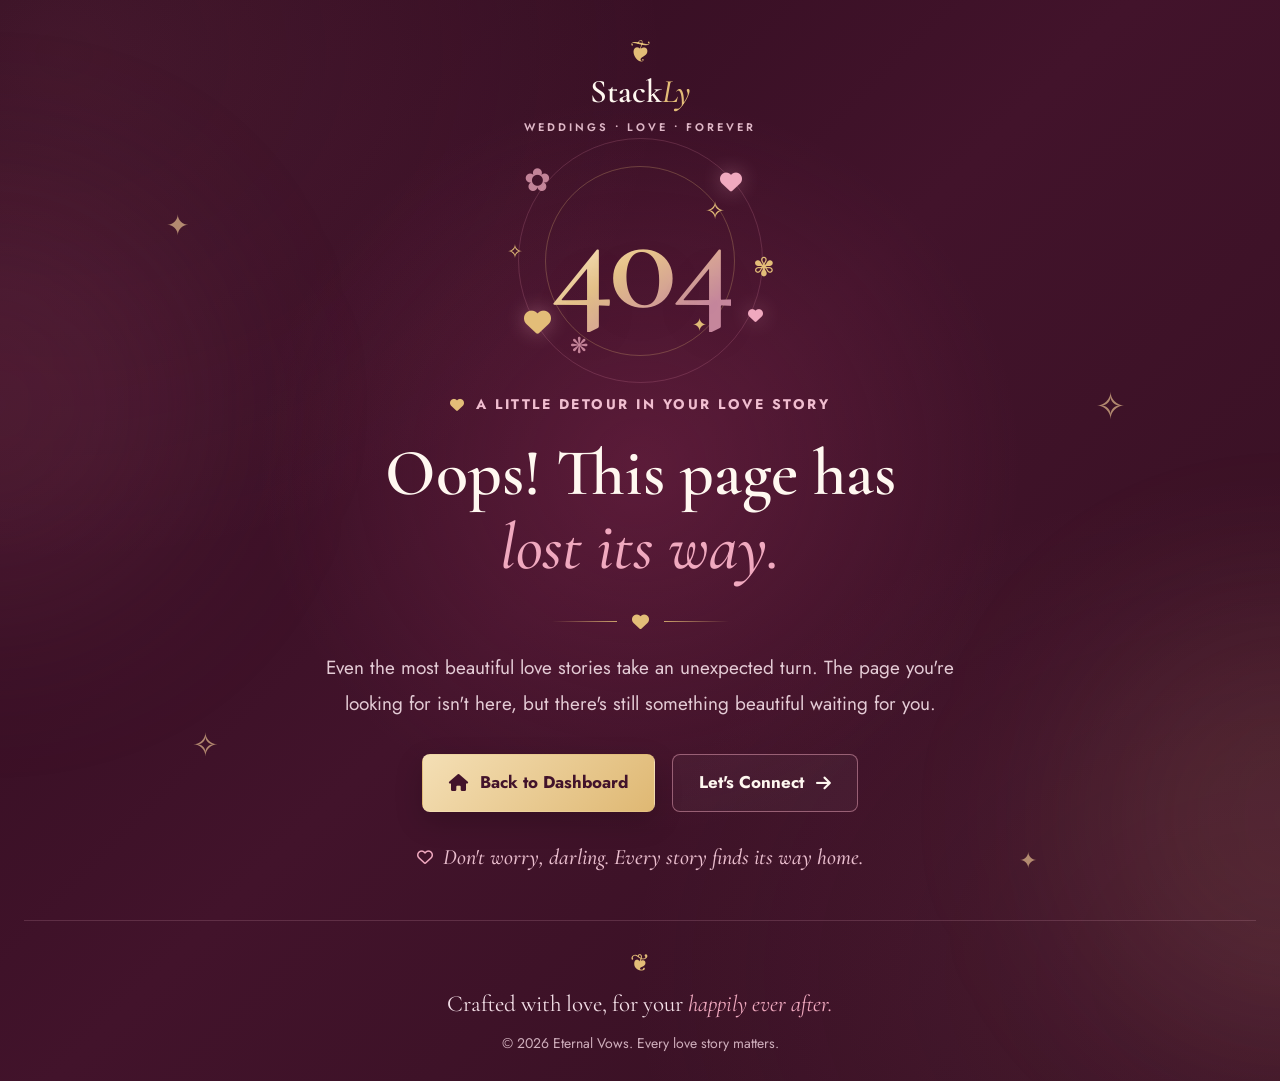
<file: dashboardError.html>
<!DOCTYPE html>
<html lang="en">
<head>
  <meta charset="UTF-8">
  <meta name="viewport" content="width=device-width, initial-scale=1.0">

  <title>Page Not Found | Eternal Vows</title>

  <meta
    name="description"
    content="This page may have wandered away, but your love story continues. Return to Eternal Vows and discover something beautiful."
  >

  <link rel="preconnect" href="https://fonts.googleapis.com">
  <link rel="preconnect" href="https://fonts.gstatic.com" crossorigin>

  <link
    href="https://fonts.googleapis.com/css2?family=Cormorant+Garamond:wght@400;500;600;700&family=Jost:wght@400;500;600;700&display=swap"
    rel="stylesheet"
  >

  <link
    rel="stylesheet"
    href="https://cdnjs.cloudflare.com/ajax/libs/font-awesome/6.5.2/css/all.min.css"
  >

  <link rel="stylesheet" href="css/error.css">
</head>

<body>

  <main class="error-page">

    <!-- Decorative background -->
    <div class="error-glow error-glow-one"></div>
    <div class="error-glow error-glow-two"></div>

    <div class="error-sparkle sparkle-one">✦</div>
    <div class="error-sparkle sparkle-two">✧</div>
    <div class="error-sparkle sparkle-three">✦</div>
    <div class="error-sparkle sparkle-four">✧</div>

    <!-- Brand -->
    <a href="index.html" class="error-brand" aria-label="Eternal Vows home">
      <span class="brand-ornament">❦</span>
      <span>Stack<em>Ly</em></span>
      <span class="brand-subtitle">WEDDINGS • LOVE • FOREVER</span>
    </a>

    <!-- Main content -->
    <section class="error-content">

      <div class="error-art" aria-hidden="true">

        <span class="art-ring ring-one"></span>
        <span class="art-ring ring-two"></span>

        <span class="art-flower flower-one">✿</span>
        <span class="art-flower flower-two">✾</span>
        <span class="art-flower flower-three">❋</span>

        <div class="heart-orbit">
          <span class="orbit-heart heart-small">
            <i class="fa-solid fa-heart"></i>
          </span>

          <span class="orbit-heart heart-large">
            <i class="fa-solid fa-heart"></i>
          </span>

          <span class="orbit-heart heart-tiny">
            <i class="fa-solid fa-heart"></i>
          </span>
        </div>

        <div class="error-number">404</div>

        <span class="art-star star-one">✧</span>
        <span class="art-star star-two">✦</span>
        <span class="art-star star-three">✧</span>

      </div>

      <span class="error-eyebrow">
        <i class="fa-solid fa-heart"></i>
        A LITTLE DETOUR IN YOUR LOVE STORY
      </span>

      <h1>
        Oops! This page has
        <span>lost its way.</span>
      </h1>

      <div class="error-divider">
        <span></span>
        <i class="fa-solid fa-heart"></i>
        <span></span>
      </div>

      <p class="error-description">
        Even the most beautiful love stories take an unexpected turn.
        The page you're looking for isn't here, but there's still
        something beautiful waiting for you.
      </p>

      <div class="error-actions">
        <a onclick="history.back()" class="error-btn error-btn-primary">
          <i class="fa-solid fa-house"></i>
          Back to Dashboard
        </a>

        <a href="contact.html" class="error-btn error-btn-secondary">
          Let's Connect
          <i class="fa-solid fa-arrow-right"></i>
        </a>
      </div>

      <p class="error-note">
        <i class="fa-regular fa-heart"></i>
        Don't worry, darling. Every story finds its way home.
      </p>

    </section>

    <!-- Footer -->
    <footer class="error-footer">
      <div class="footer-ornament">❦</div>

      <p>
        Crafted with love, for your
        <span>happily ever after.</span>
      </p>

      <small>
        &copy; <span id="error-year"></span> Eternal Vows.
        Every love story matters.
      </small>
    </footer>

  </main>

  <script>
    document.getElementById("error-year").textContent =
      new Date().getFullYear();
  </script>

</body>
</html>
</file>
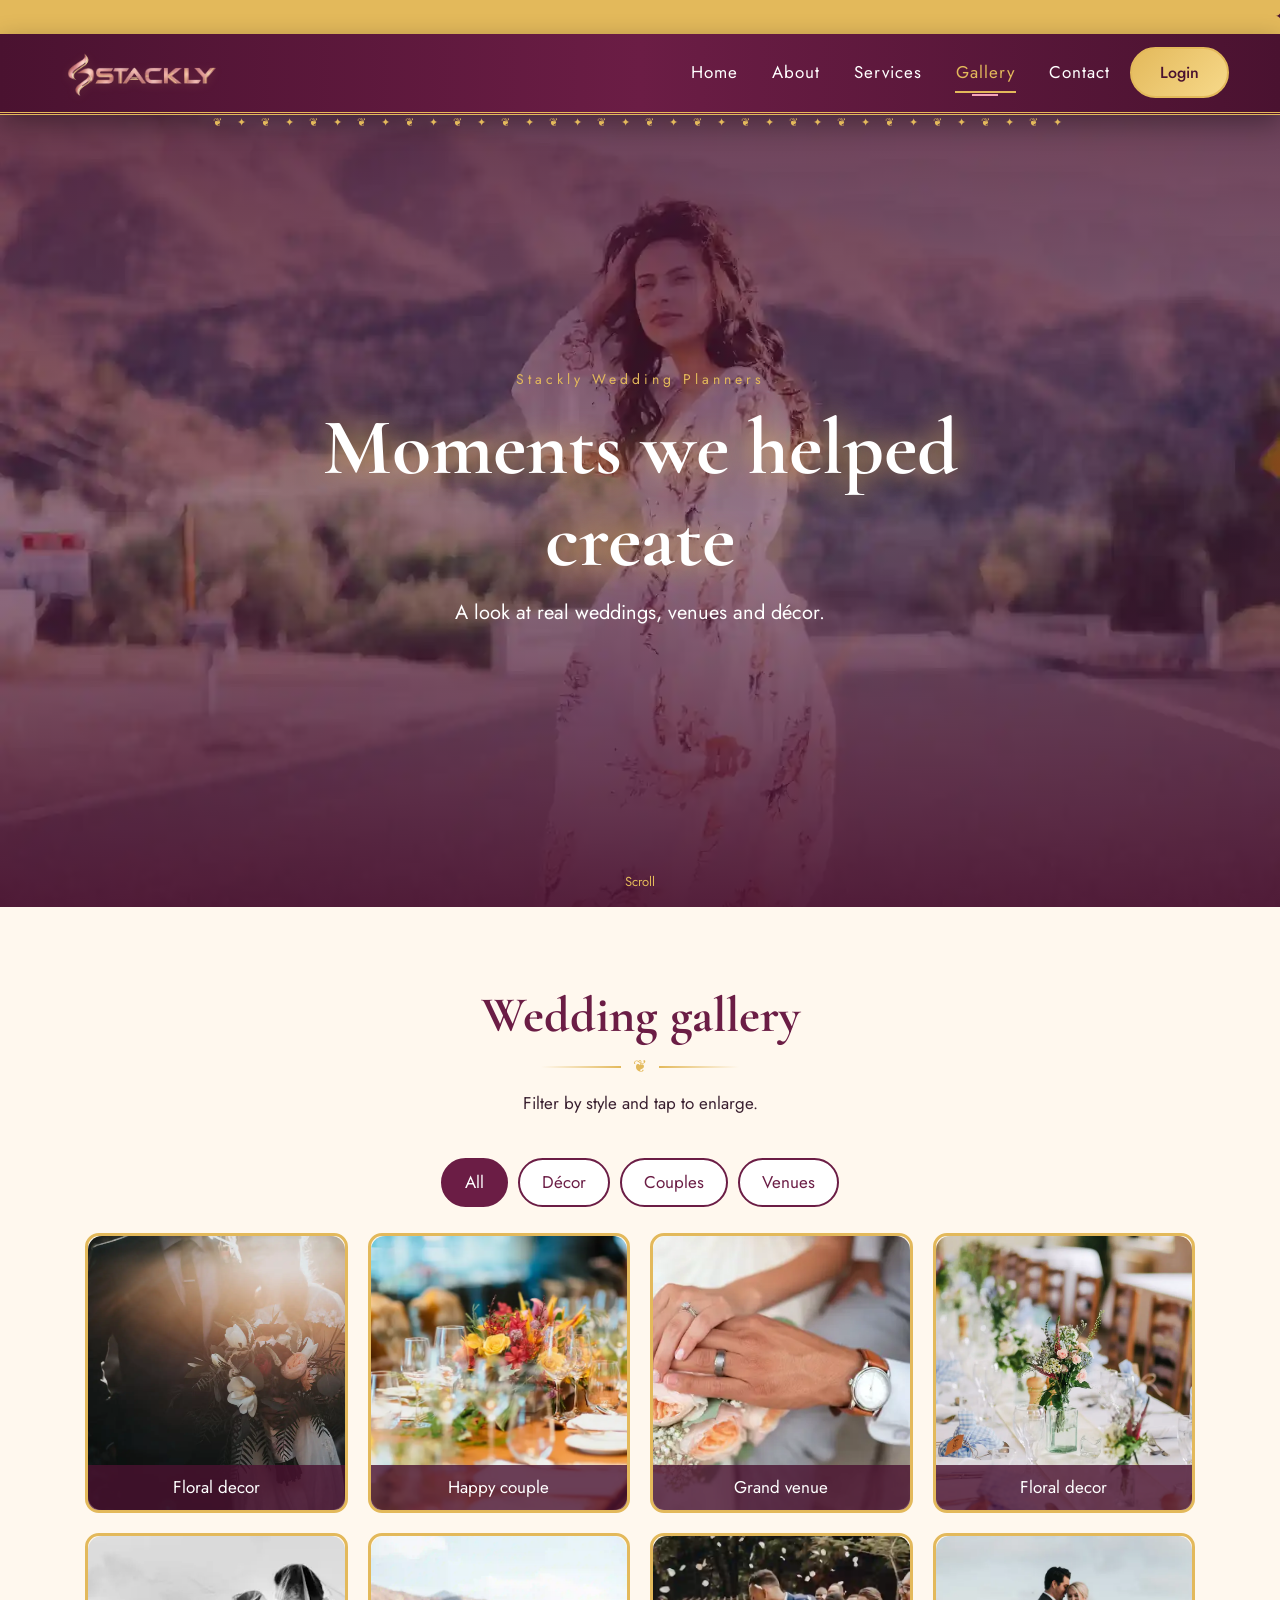
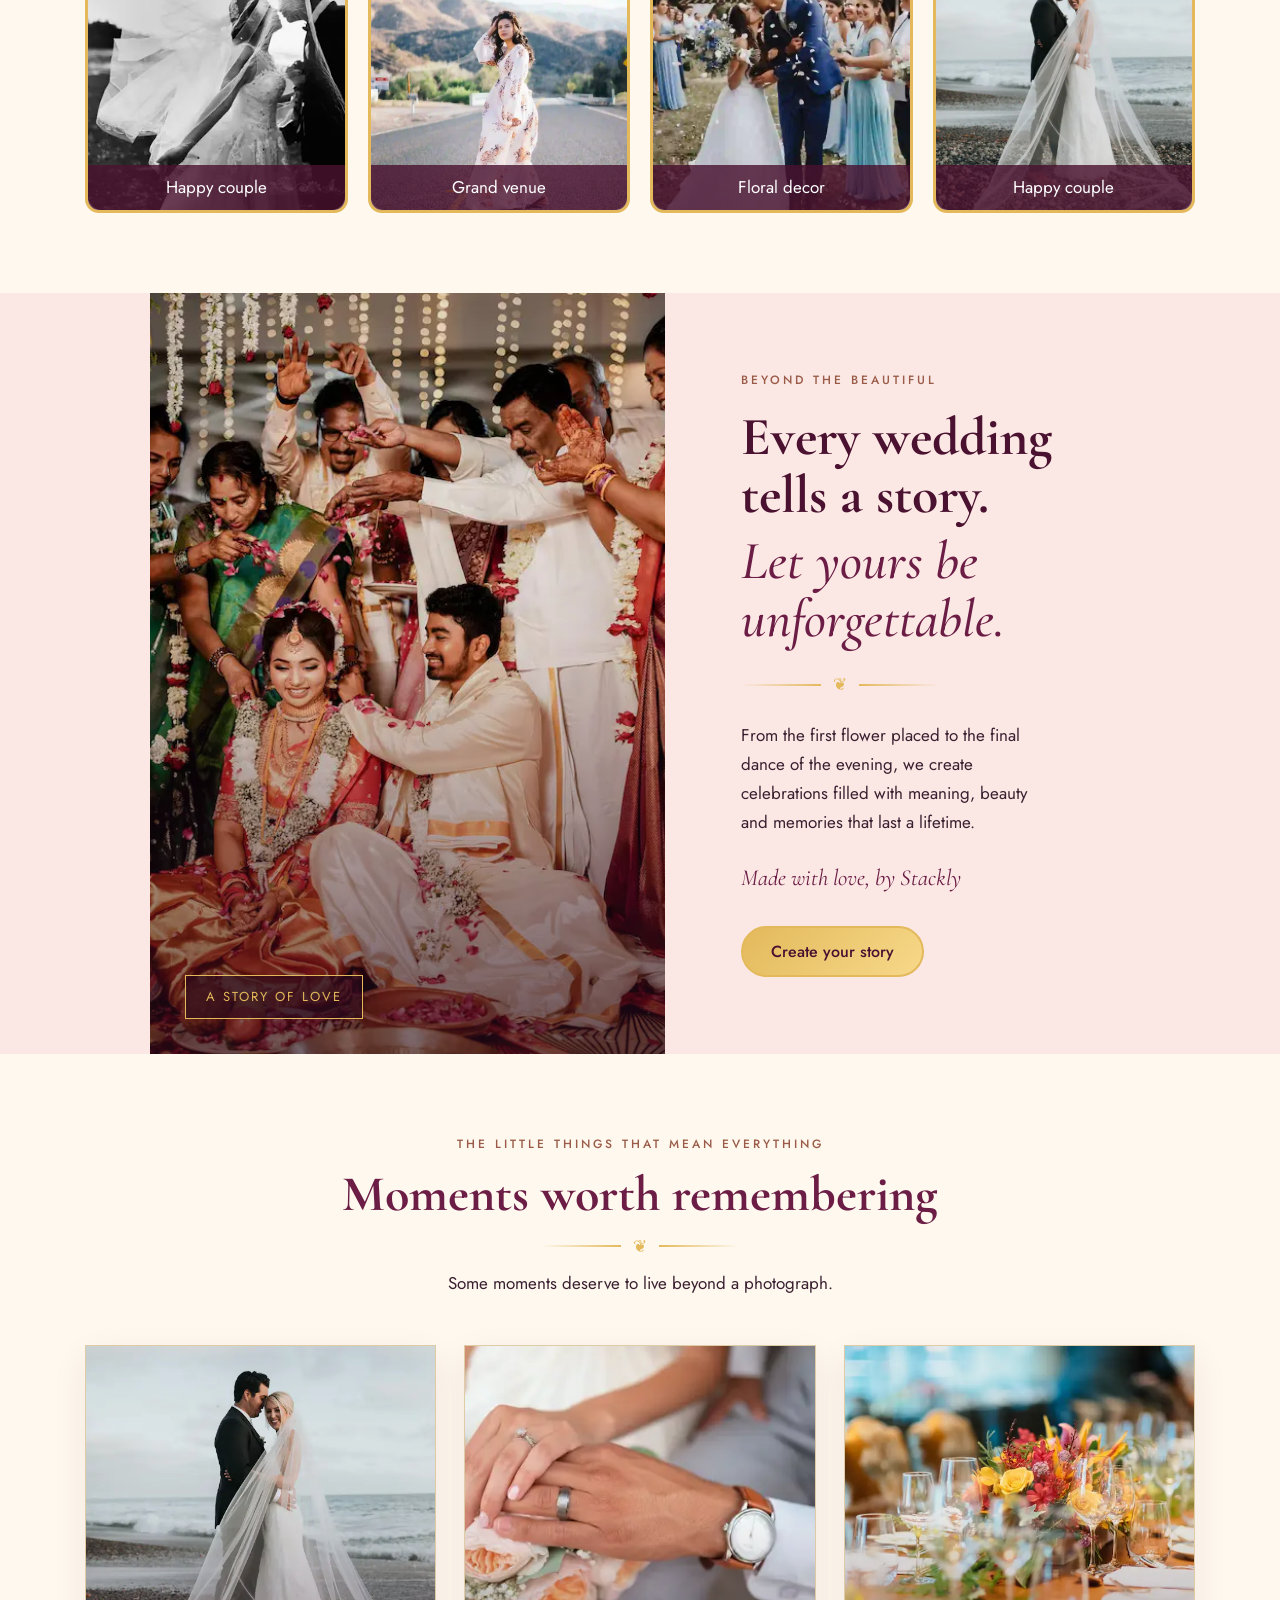
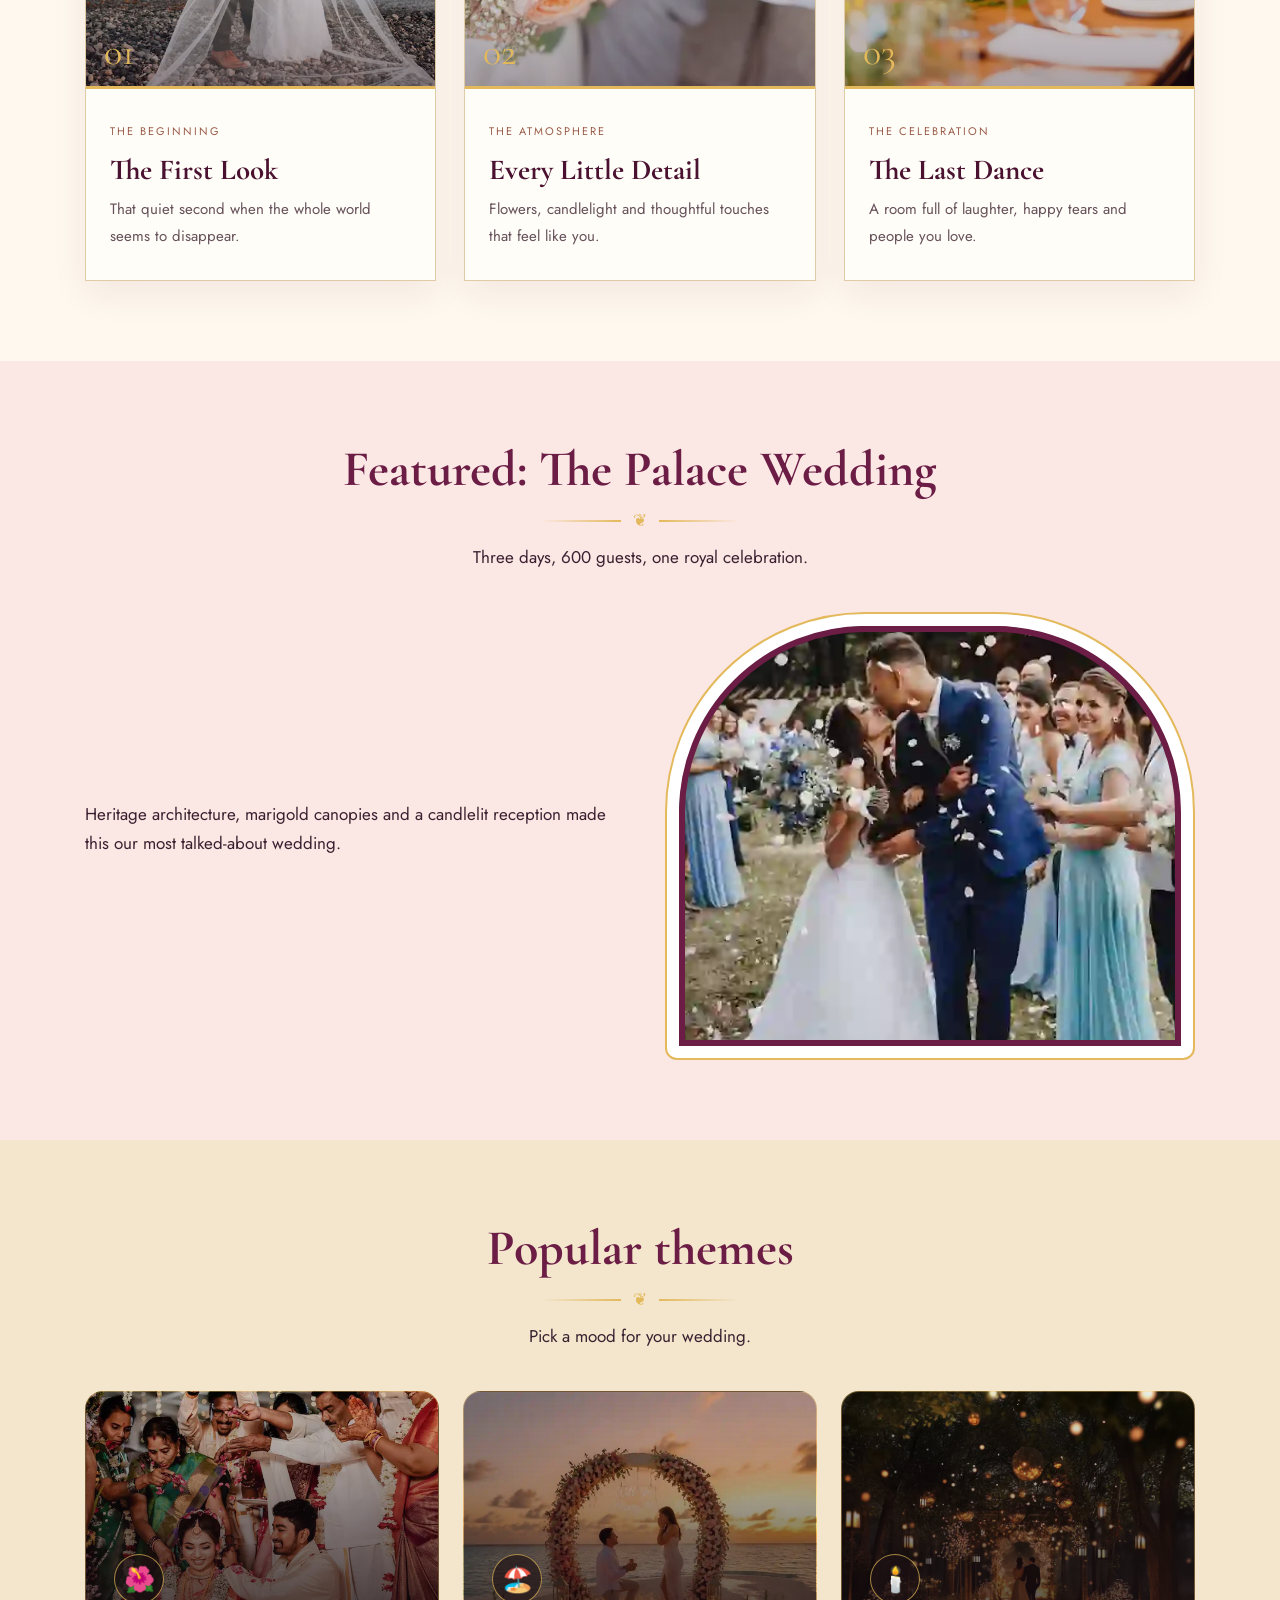
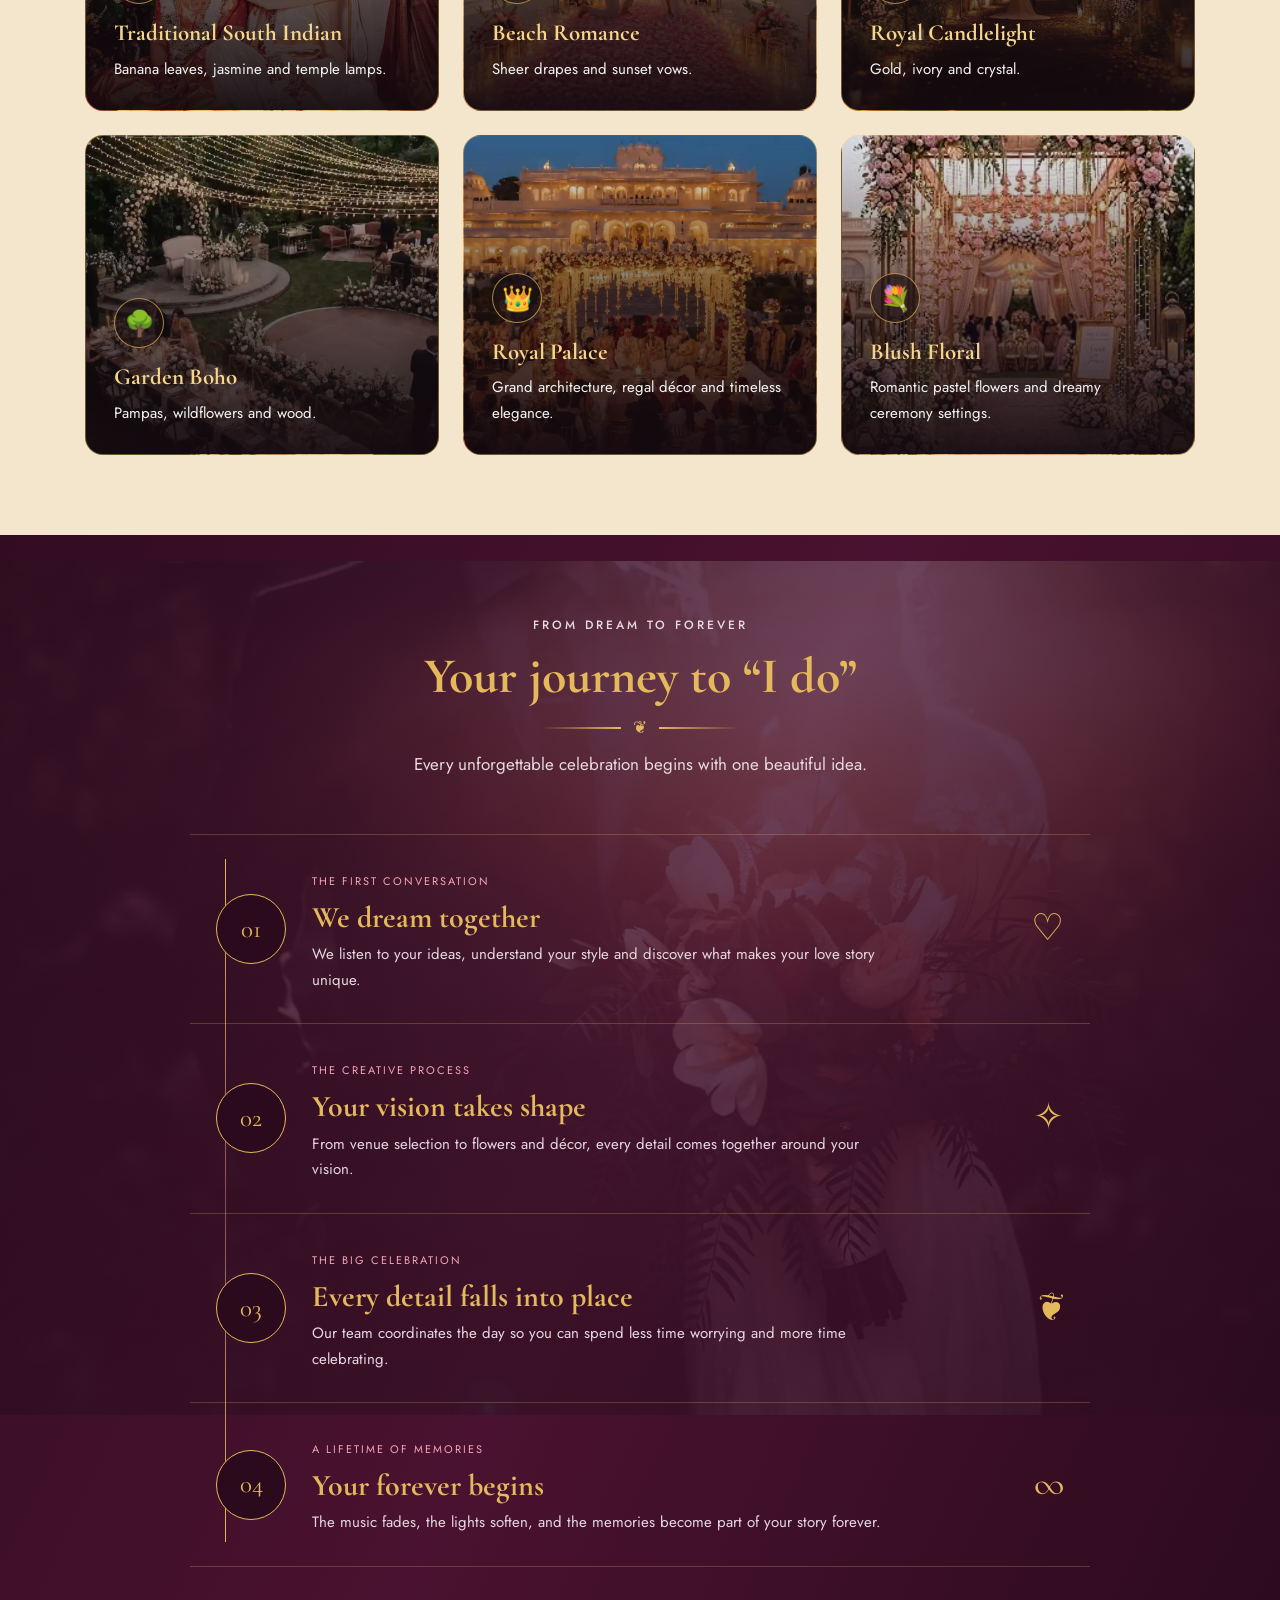
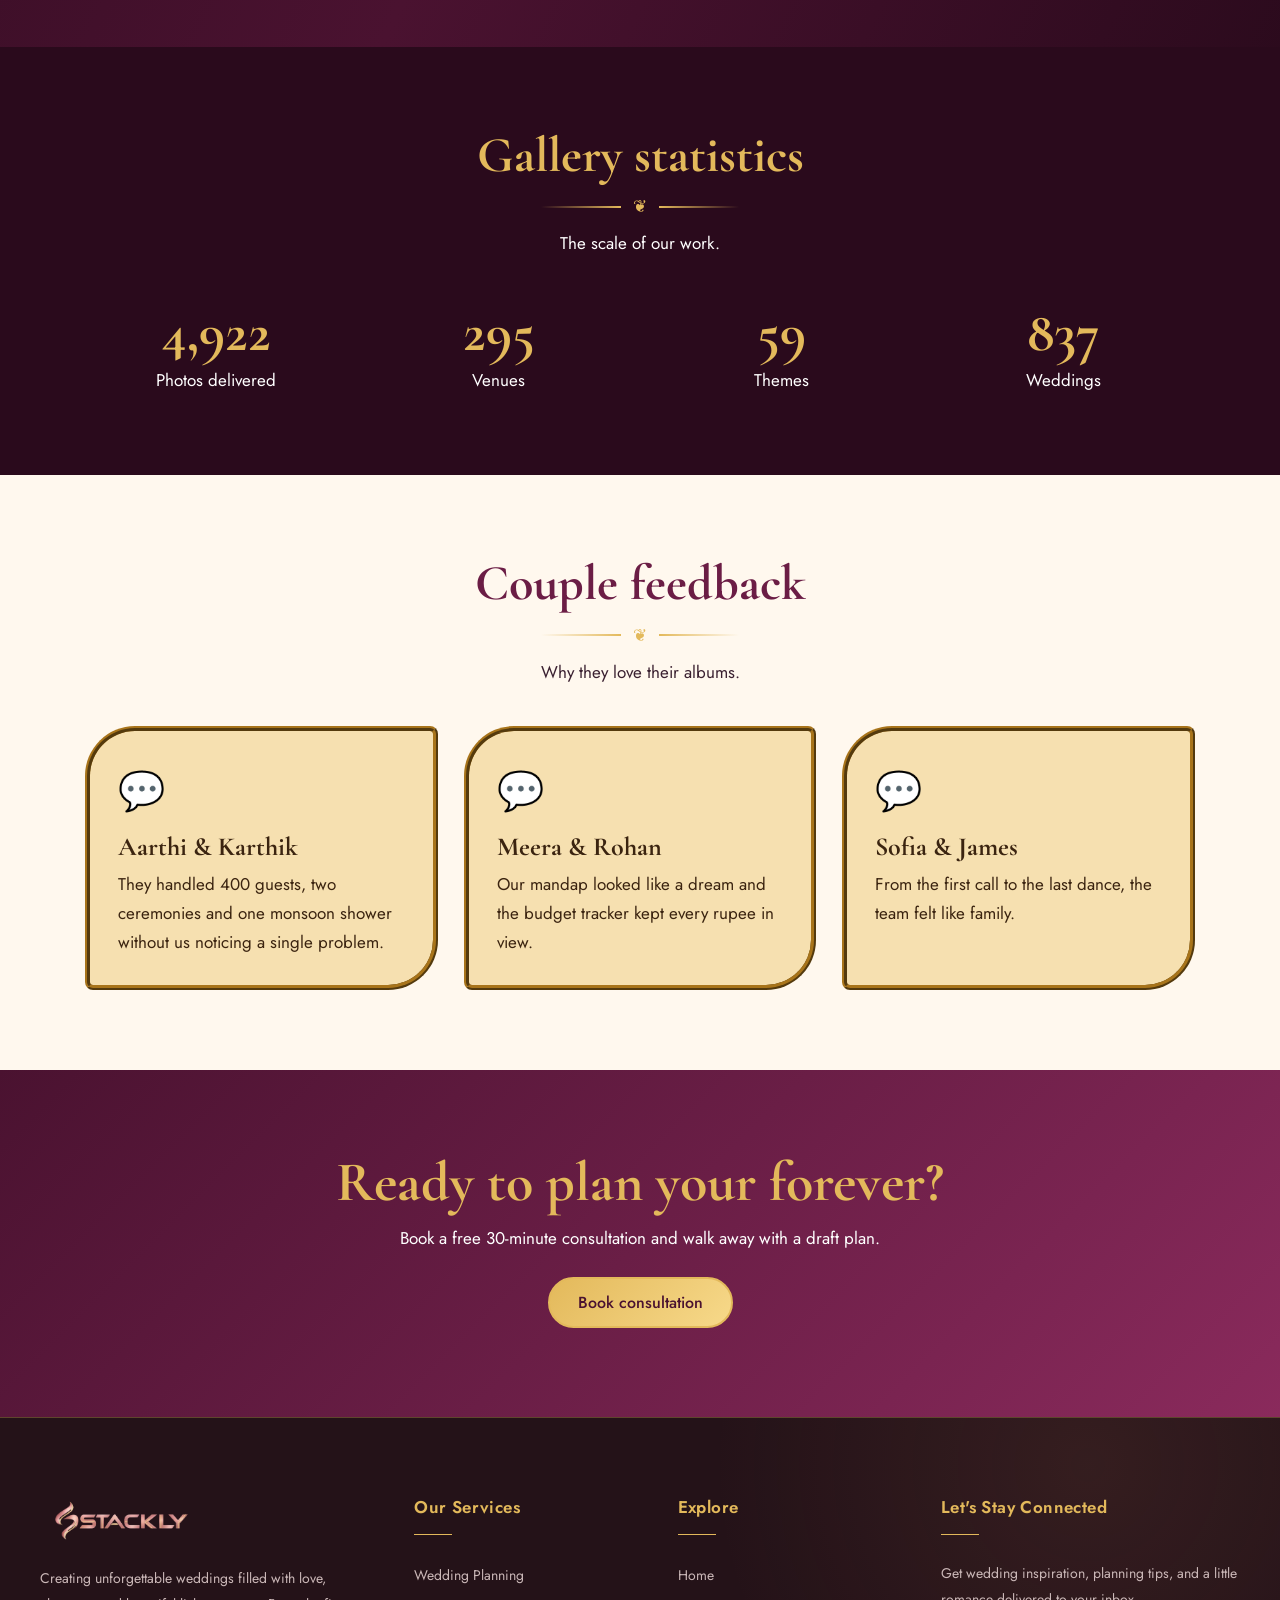
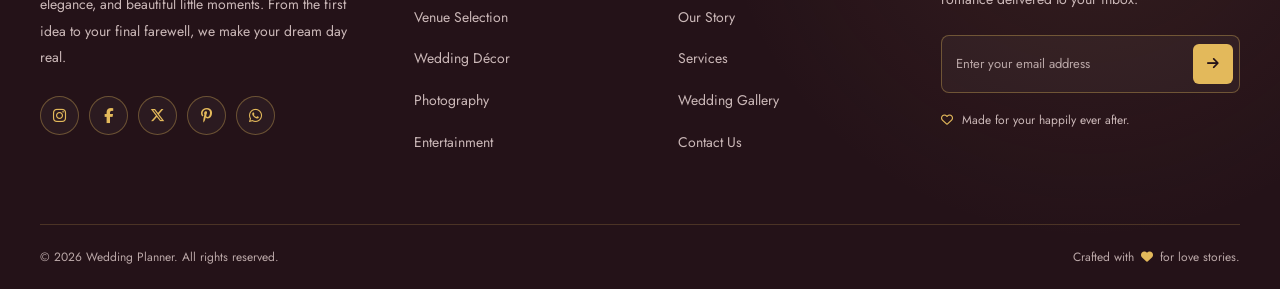
<file: gallery.html>
<!doctype html>
<html lang="en">
  <head>
    <meta charset="utf-8" />
    <meta name="viewport" content="width=device-width,initial-scale=1" />
    <title>Gallery | Stackly Wedding Planner</title>
    <link
      rel="stylesheet"
      href="https://cdnjs.cloudflare.com/ajax/libs/font-awesome/6.5.2/css/all.min.css"
    />
    <link rel="stylesheet" href="css/style.css" />
    <link rel="stylesheet" href="css/gallery.css" />
  </head>
  <body class="p-gallery">
    <div class="strip">
      <span>✦ Now booking 2026–27 wedding dates ✦ Free consultation ✦</span>
    </div>
    <header class="nav">
      <a class="logo" href="index.html">
        <img src="images/logo.webp"
             alt="Stackly"
             class="logo-img">
      </a>
      <button class="burger" aria-label="Menu" aria-expanded="false">
        <i></i><i></i><i></i>
      </button>
      <nav class="menu">
        <div class="menu-top">❦ Menu ❦</div>
        <a href="index.html" class="">Home</a
        ><a href="about.html" class="">About</a
        ><a href="services.html" class="">Services</a
        ><a href="gallery.html" class="on">Gallery</a
        ><a href="contact.html" class="">Contact</a
        ><button class="btn login-btn" data-login>Login</button>
      </nav>
    </header>
    <div class="shade"></div>
  
<!-- ================= LOGIN MODAL ================= -->

<div class="modal ev-modal" id="lm" role="dialog"
     aria-modal="true" aria-labelledby="loginTitle" aria-hidden="true">

  <div class="modal-backdrop" data-close></div>

  <div class="box ev-modal-box">

    <button class="x" type="button" aria-label="Close" data-close>×</button>

    <div class="ev-modal-brand">
      <a class="logo" href="index.html">
          <img src="images/logo.webp"
               alt="Stackly"
               class="logo-img">
      </a>
    </div>

    <div class="ev-modal-heading">
      <span class="ev-eyebrow">YOUR FOREVER STARTS HERE</span>
      <h2 id="loginTitle">Welcome <em>back.</em></h2>
      <p class="login-sub">Sign in to continue planning your beautiful day.</p>
      <div class="ev-ornament"><span></span>❦<span></span></div>
    </div>

    <div class="roles">
      <button type="button" class="role-card active" data-role="couple"
              aria-pressed="true">
        <span class="ev-role-icon">♡</span>
        <span><strong>Couple</strong><small>Plan our wedding</small></span>
        <span class="ev-role-check">✓</span>
      </button>

      <button type="button" class="role-card" data-role="planner"
              aria-pressed="false">
        <span class="ev-role-icon">✧</span>
        <span><strong>Planner</strong><small>Manage celebrations</small></span>
        <span class="ev-role-check">✓</span>
      </button>
    </div>

    <form id="loginForm" novalidate>

      <div class="ev-field">
        <label id="emailLabel" for="email">Email Address</label>
        <div class="ev-input-wrap">
          <span class="ev-field-icon">✉</span>
          <input id="email" name="email" type="email"
                 placeholder="you@example.com" autocomplete="email" required>
        </div>
      </div>

      <div class="ev-field">
        <label for="password">Password</label>
        <div class="ev-input-wrap">
          <span class="ev-field-icon">♧</span>
          <input id="password" name="password" type="password"
                 placeholder="Enter your password"
                 autocomplete="current-password" required>
          <button type="button" id="pwdToggle" class="ev-password-toggle"
                  aria-label="Show password"></button>
        </div>
      </div>

      <div class="ev-form-options">
        <label class="check">
          <input type="checkbox" name="remember">
          <span>Remember me</span>
        </label>
        <a href="contact.html">Need help?</a>
      </div>

      <p id="loginError" class="ev-message" role="status"
         aria-live="polite"></p>

      <button class="btn login-btn ev-submit" type="submit">
        <span id="btnText">Sign in as Couple</span>
        <span class="ev-submit-arrow">↗</span>
      </button>
    </form>

    <div class="ev-modal-switch">
      New to Stackly?
      <button type="button" data-open-signup>Create an account ↗</button>
    </div>

    <p class="ev-modal-footnote">♡ &nbsp; Made for your once-in-a-lifetime.</p>
  </div>
</div>


<!-- ================= SIGNUP MODAL ================= -->

<div class="modal ev-modal" id="sm" role="dialog"
     aria-modal="true" aria-labelledby="signupTitle" aria-hidden="true">

  <div class="modal-backdrop" data-close></div>

  <div class="box ev-modal-box ev-signup-box">

    <button class="x" id="signupClose" type="button"
            aria-label="Close">×</button>

    <div class="ev-modal-brand">
      <a class="logo" href="index.html">
          <img src="images/logo.webp"
               alt="Stackly"
               class="logo-img">
      </a>
    </div>

    <div class="ev-modal-heading">
      <span class="ev-eyebrow">BEGIN YOUR NEXT CHAPTER</span>
      <h2 id="signupTitle">Make it <em>forever.</em></h2>
      <p>Create an account to start planning your perfect celebration.</p>
      <div class="ev-ornament"><span></span>❦<span></span></div>
    </div>

    <form id="signupForm" novalidate>

      <div class="ev-field">
        <label for="name">Full Name</label>
        <div class="ev-input-wrap">
          <span class="ev-field-icon">♙</span>
          <input id="name" name="name" type="text"
                 placeholder="Enter your full name" autocomplete="name" 
                 oninput="this.value=this.value.replace(/[^a-zA-Z\s]/g,'')" 
                 required>
        </div>
      </div>

      <div class="ev-field">
        <label for="signupEmail">Email Address</label>
        <div class="ev-input-wrap">
          <span class="ev-field-icon">✉</span>
          <input id="signupEmail" name="email" type="email"
                 placeholder="you@example.com" autocomplete="email" required>
        </div>
      </div>

      <div class="ev-field">
        <label for="signupPassword">Create Password</label>
        <div class="ev-input-wrap">
          <span class="ev-field-icon">♧</span>
          <input id="signupPassword" name="password" type="password"
                 placeholder="Create a strong password"
                 autocomplete="new-password" required>
          <button type="button" id="togglePassword"
                  class="ev-password-toggle" aria-label="Show password">
            <i class="fa-regular fa-eye"></i>
          </button>
        </div>
      </div>

      <div class="ev-field">
        <label for="confirmPassword">Confirm Password</label>
        <div class="ev-input-wrap">
          <span class="ev-field-icon">♧</span>
          <input id="confirmPassword" name="confirmPassword" type="password"
                 placeholder="Re-enter your password"
                 autocomplete="new-password" required>
          <button type="button" id="toggleConfirmPassword"
                  class="ev-password-toggle" aria-label="Show password">
            <i class="fa-regular fa-eye"></i>
          </button>
        </div>
      </div>

      <label class="check-row ev-terms">
        <input type="checkbox" name="terms" required>
        <span>I agree to the <a href="terms.html">Terms</a> and
          <a href="privacy.html">Privacy Policy</a>.</span>
      </label>

      <button class="btn submit-btn ev-submit" type="submit">
        <span>Create Account</span>
        <span class="ev-submit-arrow">↗</span>
      </button>
    </form>

    <div class="ev-modal-switch">
      Already have an account?
      <button type="button" data-open-login>Sign in ↗</button>
    </div>

    <p class="ev-modal-footnote">♡ &nbsp; Your story, beautifully yours.</p>
  </div>
</div>

    <main>
      <section class="hero">
        <div class="hero-img">
          <img
            class=""
            loading="lazy"
            src="images/img7.webp"
            alt="Wedding moment"
            onerror="this.style.background = '#c9a24b'"
          />
        </div>
        <div class="hero-in">
          <p class="kick">Stackly Wedding Planners</p>
          <h1>Moments we helped create</h1>
          <p>A look at real weddings, venues and décor.</p>
        </div>
        <div class="scroll">Scroll</div>
      </section>

<!-- =============================== Gallery =============================== -->

      <section class="sec ivory" id="">
        <div class="wrap">
          <header class="sh reveal">
            <h2>Wedding gallery</h2>
            <div class="orn"><i></i>❦<i></i></div>
            <p>Filter by style and tap to enlarge.</p>
          </header>
          <div class="filters reveal">
            <button class="on" data-f="all">All</button
            ><button data-f="decor">Décor</button
            ><button data-f="couple">Couples</button
            ><button data-f="venue">Venues</button>
          </div>
          <div class="gal">
            <figure class="gi reveal" data-c="decor">
              <img
                class=""
                loading="lazy"
                src="images/img1.webp"
                alt="Wedding moment"
                onerror="this.style.background = '#c9a24b'"
              />
              <figcaption>Floral decor</figcaption>
            </figure>
            <figure class="gi reveal" data-c="couple">
              <img
                class=""
                loading="lazy"
                src="images/img2.webp"
                alt="Wedding moment"
                onerror="this.style.background = '#c9a24b'"
              />
              <figcaption>Happy couple</figcaption>
            </figure>
            <figure class="gi reveal" data-c="venue">
              <img
                class=""
                loading="lazy"
                src="images/img8.webp"
                alt="Wedding moment"
                onerror="this.style.background = '#c9a24b'"
              />
              <figcaption>Grand venue</figcaption>
            </figure>
            <figure class="gi reveal" data-c="decor">
              <img
                class=""
                loading="lazy"
                src="images/img5.webp"
                alt="Wedding moment"
                onerror="this.style.background = '#c9a24b'"
              />
              <figcaption>Floral decor</figcaption>
            </figure>
            <figure class="gi reveal" data-c="couple">
              <img
                class=""
                loading="lazy"
                src="images/img9.webp"
                alt="Wedding moment"
                onerror="this.style.background = '#c9a24b'"
              />
              <figcaption>Happy couple</figcaption>
            </figure>
            <figure class="gi reveal" data-c="venue">
              <img
                class=""
                loading="lazy"
                src="images/img7.webp"
                alt="Wedding moment"
                onerror="this.style.background = '#c9a24b'"
              />
              <figcaption>Grand venue</figcaption>
            </figure>
            <figure class="gi reveal" data-c="decor">
              <img
                class=""
                loading="lazy"
                src="images/img10.webp"
                alt="Wedding moment"
                onerror="this.style.background = '#c9a24b'"
              />
              <figcaption>Floral decor</figcaption>
            </figure>
            <figure class="gi reveal" data-c="couple">
              <img
                class=""
                loading="lazy"
                src="images/img11.webp"
                alt="Wedding moment"
                onerror="this.style.background = '#c9a24b'"
              />
              <figcaption>Happy couple</figcaption>
            </figure>
            <!-- <figure class="gi reveal" data-c="venue">
              <img
                loading="lazy"
                src="images/img6.webp"
                alt="Elegant wedding reception venue"
              />
              <figcaption>Elegant reception</figcaption>
            </figure> -->

          </div>
        </div>
      </section>

<!-- =============================== Editorial Story =============================== -->
<section class="sec editorial-story">
  <div class="editorial-image">
    <img
      src="images/Traditional.webp"
      alt="Elegant wedding celebration"
      loading="lazy"
    />
    <span class="editorial-tag">A story of love</span>
  </div>

  <div class="editorial-content">
    <p class="editorial-kicker">BEYOND THE BEAUTIFUL</p>
    <h2>Every wedding tells a story. <em>Let yours be unforgettable.</em></h2>
    <div class="orn"><i></i>❦<i></i></div>
    <p>
      From the first flower placed to the final dance of the evening,
      we create celebrations filled with meaning, beauty and memories
      that last a lifetime.
    </p>
    <div class="editorial-signature">Made with love, by Stackly</div>
    <a class="btn" href="error.html">Create your story</a>
  </div>
</section>

<!-- ====================================================== -->

<section class="sec ivory signature-moments">
  <div class="wrap">
    <header class="sh reveal">
      <p class="moments-kicker">THE LITTLE THINGS THAT MEAN EVERYTHING</p>
      <h2>Moments worth remembering</h2>
      <div class="orn"><i></i>❦<i></i></div>
      <p>Some moments deserve to live beyond a photograph.</p>
    </header>

    <div class="moments-grid">
      <article class="moment-card reveal">
        <div class="moment-image">
          <img
            src="images/img11.webp"
            alt="A couple celebrating their wedding"
            loading="lazy"
          />
          <span class="moment-number">01</span>
        </div>
        <div class="moment-info">
          <span>THE BEGINNING</span>
          <h3>The First Look</h3>
          <p>That quiet second when the whole world seems to disappear.</p>
        </div>
      </article>

      <article class="moment-card reveal">
        <div class="moment-image">
          <img
            src="images/img8.webp"
            alt="Romantic wedding venue decoration"
            loading="lazy"
          />
          <span class="moment-number">02</span>
        </div>
        <div class="moment-info">
          <span>THE ATMOSPHERE</span>
          <h3>Every Little Detail</h3>
          <p>Flowers, candlelight and thoughtful touches that feel like you.</p>
        </div>
      </article>

      <article class="moment-card reveal">
        <div class="moment-image">
          <img
            src="images/img2.webp"
            alt="Joyful wedding celebration"
            loading="lazy"
          />
          <span class="moment-number">03</span>
        </div>
        <div class="moment-info">
          <span>THE CELEBRATION</span>
          <h3>The Last Dance</h3>
          <p>A room full of laughter, happy tears and people you love.</p>
        </div>
      </article>
    </div>
  </div>
</section>

<!-- =========================================================== -->

      <section class="sec blush" id="">
        <div class="wrap">
          <header class="sh reveal">
            <h2>Featured: The Palace Wedding</h2>
            <div class="orn"><i></i>❦<i></i></div>
            <p>Three days, 600 guests, one royal celebration.</p>
          </header>
          <div class="split rev">
            <div class="reveal">
              <div class="frame">
                <img
                  class=""
                  loading="lazy"
                  src="images/img10.webp"
                  alt="Wedding moment"
                  onerror="this.style.background = '#c9a24b'"
                />
              </div>
            </div>
            <div class="reveal">
              <p>
                Heritage architecture, marigold canopies and a candlelit
                reception made this our most talked-about wedding.
              </p>
            </div>
          </div>
        </div>
      </section>

<!-- ================================================= -->

<section class="sec champ themes" id="themes">
  <div class="wrap">
    <header class="sh reveal">
      <h2>Popular themes</h2>
      <div class="orn"><i></i>❦<i></i></div>
      <p>Pick a mood for your wedding.</p>
    </header>

    <div class="grid">
      <article class="card reveal theme-card south-indian">
        <span class="ic">🌺</span>
        <h3>Traditional South Indian</h3>
        <p>Banana leaves, jasmine and temple lamps.</p>
      </article>

      <article class="card reveal theme-card beach">
        <span class="ic">🏖️</span>
        <h3>Beach Romance</h3>
        <p>Sheer drapes and sunset vows.</p>
      </article>

      <article class="card reveal theme-card candlelight">
        <span class="ic">🕯️</span>
        <h3>Royal Candlelight</h3>
        <p>Gold, ivory and crystal.</p>
      </article>

      <article class="card reveal theme-card garden">
        <span class="ic">🌳</span>
        <h3>Garden Boho</h3>
        <p>Pampas, wildflowers and wood.</p>
      </article>

      <article class="card reveal theme-card palace">
        <span class="ic">👑</span>
        <h3>Royal Palace</h3>
        <p>Grand architecture, regal décor and timeless elegance.</p>
      </article>

      <article class="card reveal theme-card floral">
        <span class="ic">💐</span>
        <h3>Blush Floral</h3>
        <p>Romantic pastel flowers and dreamy ceremony settings.</p>
      </article>
    </div>
  </div>
</section>

<!-- ================================================= -->

<section class="sec wine dk wedding-journey">

  <div class="journey-bg">
    <img
      src="images/img1.webp"
      alt="Romantic wedding ceremony"
      loading="lazy"
    />
  </div>
  <div class="journey-overlay"></div>

  <div class="wrap">
    <header class="sh reveal">
      <p class="journey-kicker">FROM DREAM TO FOREVER</p>
      <h2>Your journey to “I do”</h2>
      <div class="orn"><i></i>❦<i></i></div>
      <p>Every unforgettable celebration begins with one beautiful idea.</p>
    </header>

    <div class="journey-list">
      <article class="journey-step reveal">
        <span class="journey-count">01</span>
        <div>
          <span class="journey-label">THE FIRST CONVERSATION</span>
          <h3>We dream together</h3>
          <p>We listen to your ideas, understand your style and discover what makes your love story unique.</p>
        </div>
        <span class="journey-symbol">♡</span>
      </article>

      <article class="journey-step reveal">
        <span class="journey-count">02</span>
        <div>
          <span class="journey-label">THE CREATIVE PROCESS</span>
          <h3>Your vision takes shape</h3>
          <p>From venue selection to flowers and décor, every detail comes together around your vision.</p>
        </div>
        <span class="journey-symbol">✧</span>
      </article>

      <article class="journey-step reveal">
        <span class="journey-count">03</span>
        <div>
          <span class="journey-label">THE BIG CELEBRATION</span>
          <h3>Every detail falls into place</h3>
          <p>Our team coordinates the day so you can spend less time worrying and more time celebrating.</p>
        </div>
        <span class="journey-symbol">❦</span>
      </article>

      <article class="journey-step reveal">
        <span class="journey-count">04</span>
        <div>
          <span class="journey-label">A LIFETIME OF MEMORIES</span>
          <h3>Your forever begins</h3>
          <p>The music fades, the lights soften, and the memories become part of your story forever.</p>
        </div>
        <span class="journey-symbol">∞</span>
      </article>
    </div>
   </div> 
  </div>
</div>
</section>

<!-- =========================================================== -->
      <section class="sec wine dk" id="">
        <div class="wrap">
          <header class="sh reveal">
            <h2>Gallery statistics</h2>
            <div class="orn"><i></i>❦<i></i></div>
            <p>The scale of our work.</p>
          </header>
          <div class="stats">
            <div class="stat reveal">
              <b data-count="5000">0</b><span>Photos delivered</span>
            </div>
            <div class="stat reveal">
              <b data-count="300">0</b><span>Venues</span>
            </div>
            <div class="stat reveal">
              <b data-count="60">0</b><span>Themes</span>
            </div>
            <div class="stat reveal">
              <b data-count="850">0</b><span>Weddings</span>
            </div>
          </div>
        </div>
      </section>
      <section class="sec ivory" id="">
        <div class="wrap">
          <header class="sh reveal">
            <h2>Couple feedback</h2>
            <div class="orn"><i></i>❦<i></i></div>
            <p>Why they love their albums.</p>
          </header>
          <div class="grid">
            <article class="card reveal">
              <span class="ic">💬</span>
              <h3>Aarthi & Karthik</h3>
              <p>
                They handled 400 guests, two ceremonies and one monsoon shower
                without us noticing a single problem.
              </p>
            </article>
            <article class="card reveal">
              <span class="ic">💬</span>
              <h3>Meera & Rohan</h3>
              <p>
                Our mandap looked like a dream and the budget tracker kept every
                rupee in view.
              </p>
            </article>
            <article class="card reveal">
              <span class="ic">💬</span>
              <h3>Sofia & James</h3>
              <p>
                From the first call to the last dance, the team felt like
                family.
              </p>
            </article>
          </div>
        </div>
      </section>
      <section class="sec cta">
        <div class="wrap reveal">
          <h2>Ready to plan your forever?</h2>
          <p>
            Book a free 30-minute consultation and walk away with a draft plan.
          </p>
          <a class="btn" href="error.html">Book consultation</a>
        </div>
      </section>
    </main>

<!-- ==================== Footer ==================== -->


<footer class="site-footer wedding-footer">
  <div class="container">

    <div class="footer-grid">

      <!-- Brand -->
      <div class="footer-brand">
        <a href="index.html" class="brand">
          <img
            src="images/logo.webp"
            alt="Wedding Planner"
            class="brand-logo"
          >
        </a>

        <p>
          Creating unforgettable weddings filled with love,
          elegance, and beautiful little moments. From the first
          idea to your final farewell, we make your dream day real.
        </p>

        <div class="footer-social">
          <a href="error.html" aria-label="Instagram">
            <i class="fa-brands fa-instagram"></i>
          </a>
          <a href="error.html" aria-label="Facebook">
            <i class="fa-brands fa-facebook-f"></i>
          </a>
          <a href="error.html" aria-label="X">
            <i class="fa-brands fa-x-twitter"></i>
          </a>
          <a href="error.html" aria-label="Pinterest">
            <i class="fa-brands fa-pinterest-p"></i>
          </a>
          <a href="error.html" aria-label="WhatsApp">
            <i class="fa-brands fa-whatsapp"></i>
          </a>
        </div>
      </div>

      <!-- Services -->
      <div class="footer-col">
        <h4>Our Services</h4>
        <ul>
          <li><a href="services.html">Wedding Planning</a></li>
          <li><a href="services.html">Venue Selection</a></li>
          <li><a href="services.html">Wedding Décor</a></li>
          <li><a href="services.html">Photography</a></li>
          <li><a href="services.html">Entertainment</a></li>
        </ul>
      </div>

      <!-- Quick Links -->
      <div class="footer-col">
        <h4>Explore</h4>
        <ul>
          <li><a href="index.html">Home</a></li>
          <li><a href="about.html">Our Story</a></li>
          <li><a href="services.html">Services</a></li>
          <li><a href="gallery.html">Wedding Gallery</a></li>
          <li><a href="contact.html">Contact Us</a></li>
        </ul>
      </div>

      <!-- Newsletter -->
      <div class="footer-col footer-news">
        <h4>Let's Stay Connected</h4>
        <p>
          Get wedding inspiration, planning tips, and a little
          romance delivered to your inbox.
        </p>

        <form class="footer-news-form"
              onsubmit="window.location.href='error.html'; return false;">
          <input
            type="email"
            placeholder="Enter your email address"
            aria-label="Email address"
            required
          >
          <button type="submit" aria-label="Subscribe">
            <i class="fa-solid fa-arrow-right"></i>
          </button>
        </form>

        <span class="footer-note">
          <i class="fa-regular fa-heart"></i>
          Made for your happily ever after.
        </span>
      </div>

    </div>

    <!-- Bottom -->
    <div class="footer-bottom">
      <span>
        &copy; <span id="footer-year"></span>
        Wedding Planner. All rights reserved.
      </span>

      <span class="footer-credit">
        Crafted with <i class="fa-solid fa-heart"></i> for love stories.
      </span>
    </div>

  </div>
</footer>



    <script src="js/common.js"></script>
    <script src="js/login.js"></script>
    <script src="js/signup.js"></script>
    <script src="js/gallery.js"></script>
  </body>
</html>
</file>
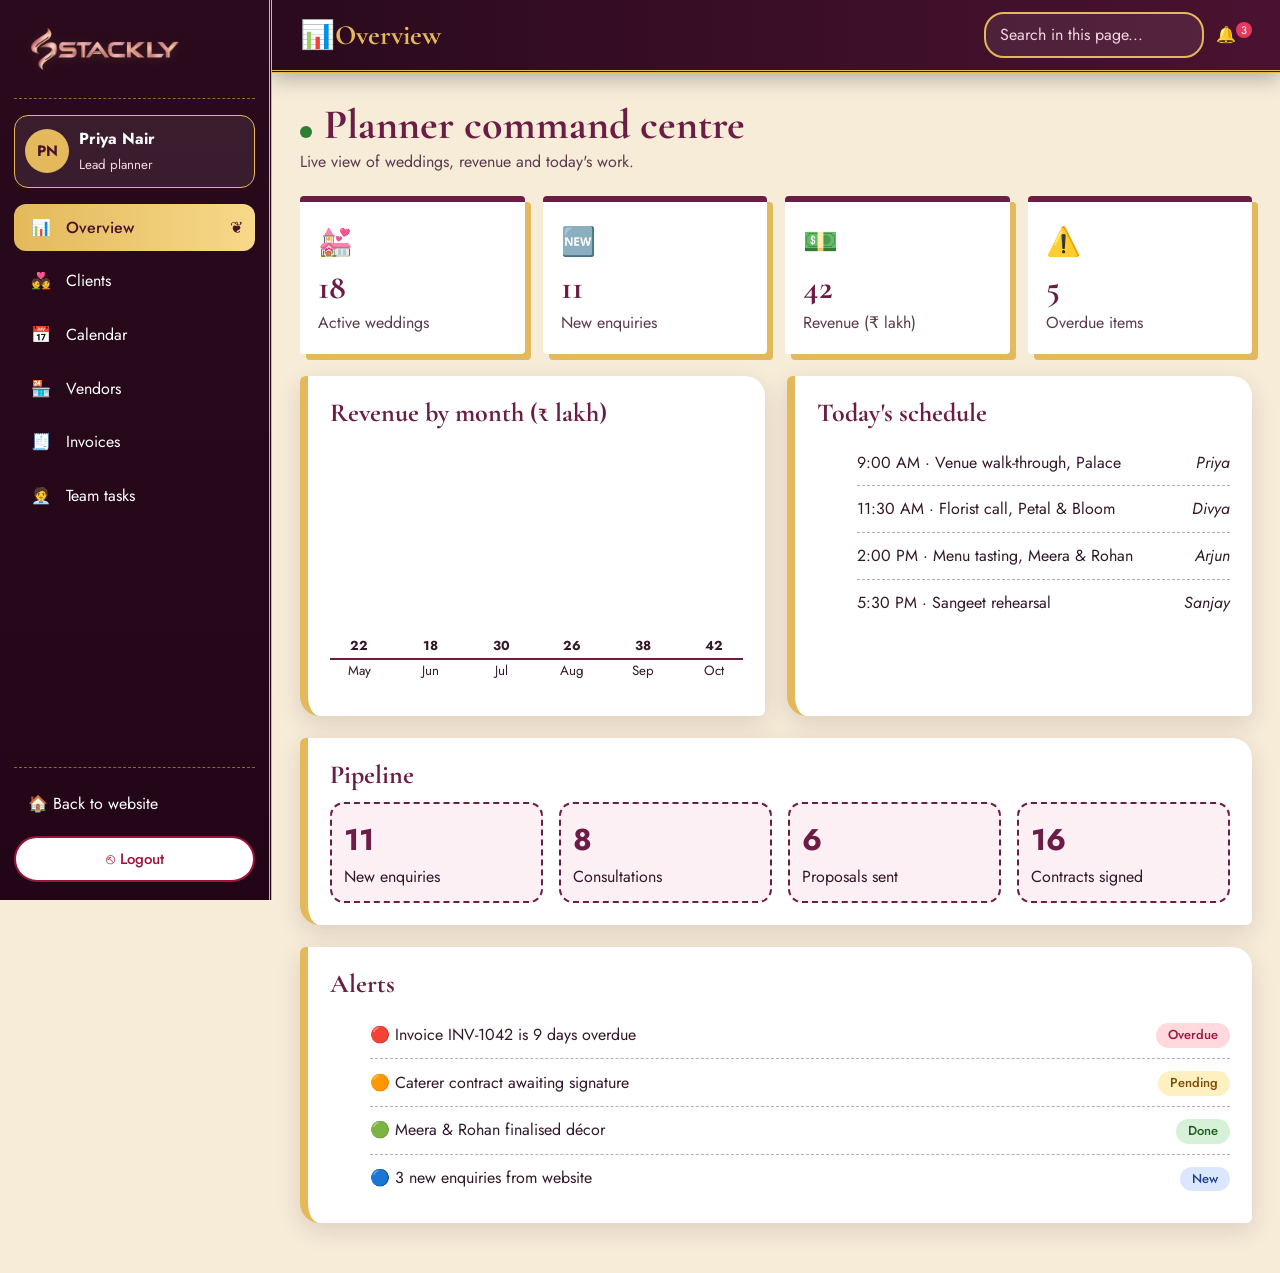
<file: planner.html>
<!doctype html>
<html lang="en">
  <head>
    <meta charset="utf-8" />
    <meta name="viewport" content="width=device-width,initial-scale=1" />
    <title>Planner Dashboard | Stackly</title>
    <link rel="stylesheet" href="css/dash.css" />
    <link rel="stylesheet" href="css/planner.css" />
  </head>
  <body class="d-planner">
    <aside class="side" id="side">
      <div class="sb">
        <div>
            <a class="logo" href="planner.html">
              <img src="images/logo.webp"
                   alt="Stackly"
                   class="logo-img">
            </a>
            <!-- <small>Planner Dashboard</small> -->
        </div>
        
      </div>
      <div class="prof">
        <i class="avatar">PN</i>
        <div><b class="profileName">Priya Nair</b><small>Lead planner</small></div>
      </div>
      <nav>
        <button class="nl on" data-m="p-over"><span>📊</span>Overview</button
        ><button class="nl" data-m="p-cli"><span>💑</span>Clients</button
        ><button class="nl" data-m="p-cal"><span>📅</span>Calendar</button
        ><button class="nl" data-m="p-ven"><span>🏪</span>Vendors</button
        ><button class="nl" data-m="p-inv"><span>🧾</span>Invoices</button
        ><button class="nl" data-m="p-team"><span>🧑‍💼</span>Team tasks</button>
      </nav>
      <div class="sf">
        <a href="index.html" class="nl">🏠 Back to website</a
        ><button class="btn out" data-logout>⎋ Logout</button>
      </div>
    </aside>
    <div class="shade" id="shade"></div>
    <div class="main">
      <header class="top">
        <button class="tg" id="tg" aria-label="Toggle sidebar">
          <i></i><i></i><i></i>
        </button>
        <h2 id="tt">Overview</h2>
        <div class="tr">
          <input class="gs" id="gs" placeholder="Search in this page..." /><span
            class="bell"
            title="Notifications"
            >🔔<sup>3</sup></span
          ><button class="btn out sm" data-logout>Logout</button>
        </div>
      </header>
      <main class="body">
        <div class="mod on" id="p-over">
          <div class="mh">
            <h1>Planner command centre</h1>
            <p>Live view of weddings, revenue and today's work.</p>
          </div>
          <div class="kpis">
            <div class="kpi">
              <span>💒</span><b data-count="18">18</b><em>Active weddings</em>
            </div>
            <div class="kpi">
              <span>🆕</span><b data-count="11">11</b><em>New enquiries</em>
            </div>
            <div class="kpi">
              <span>💵</span><b data-count="42">42</b><em>Revenue (₹ lakh)</em>
            </div>
            <div class="kpi">
              <span>⚠️</span><b data-count="5">5</b><em>Overdue items</em>
            </div>
          </div>
          <div class="g2">
            <section class="pn">
              <h3>Revenue by month (₹ lakh)</h3>
              <div class="chart" id="rev"></div>
            </section>
            <section class="pn">
              <h3>Today's schedule</h3>
              <ul class="lst" id="today"></ul>
            </section>
          </div>
          <section class="pn">
            <h3>Pipeline</h3>
            <div class="g4" id="pipe"></div>
          </section>
          <section class="pn">
            <h3>Alerts</h3>
            <ul class="lst" id="alerts"></ul>
          </section>
        </div>
        <div class="mod" id="p-cli">
          <div class="mh">
            <h1>Clients</h1>
            <p>Everyone you are planning for.</p>
          </div>
          <div class="kpis">
            <div class="kpi">
              <span>🤵</span><b data-count="34">34</b><em>Total clients</em>
            </div>
            <div class="kpi">
              <span>🔥</span><b data-count="9">9</b><em>Hot leads</em>
            </div>
            <div class="kpi">
              <span>✅</span><b data-count="16">16</b><em>Contracts signed</em>
            </div>
            <div class="kpi">
              <span>⭐</span><b data-count="49">49</b><em>Avg rating ×10</em>
            </div>
          </div>
          <section class="pn">
            <h3>Client directory</h3>
            <div class="fm row">
              <input id="cs" placeholder="Search client..." /><select id="cf">
                <option>All</option>
                <option>Planning</option>
                <option>Booked</option>
                <option>Lead</option>
              </select>
            </div>
            <div class="tw">
              <table id="ct">
                <thead>
                  <tr>
                    <th>Couple</th>
                    <th>Wedding date</th>
                    <th>Budget</th>
                    <th>Stage</th>
                    <th>Action</th>
                  </tr>
                </thead>
                <tbody></tbody>
              </table>
            </div>
          </section>
          <div class="g2">
            <section class="pn">
              <h3>Client spotlight</h3>
              <div class="spot">
                <i>👰</i>
                <div>
                  <h4>Aarthi & Karthik</h4>
                  <p>Palace wedding · 14 Feb 2027 · 260 guests</p>
                  <div class="bar"><i style="width: 72%"></i></div>
                  <small>72% planning complete</small>
                </div>
              </div>
            </section>
            <section class="pn">
              <h3>Add new lead</h3>
              <form class="fm" id="lf2">
                <input id="ln" placeholder="Couple names" required /><input
                  id="lb"
                  type="number"
                  placeholder="Budget (₹ lakh)"
                  required
                /><button class="btn">Add lead</button>
              </form>
            </section>
          </div>
        </div>
        <div class="mod" id="p-cal">
          <div class="mh">
            <h1>Event calendar</h1>
            <p>Weddings and site visits this month.</p>
          </div>
          <section class="pn">
            <h3>October 2026</h3>
            <div class="cal" id="cal"></div>
          </section>
          <div class="g2">
            <section class="pn">
              <h3>Upcoming events</h3>
              <ul class="lst" id="evs"></ul>
            </section>
            <section class="pn">
              <h3>Venue availability</h3>
              <div id="vav"></div>
            </section>
          </div>
          <section class="pn">
            <h3>Legend</h3>
            <div class="chips">
              <span class="tg ok">Wedding</span
              ><span class="tg wt">Site visit</span
              ><span class="tg inf">Tasting</span>
            </div>
          </section>
        </div>
        <div class="mod" id="p-ven">
          <div class="mh">
            <h1>Vendor network</h1>
            <p>Trusted partners, ratings and contracts.</p>
          </div>
          <div class="kpis">
            <div class="kpi">
              <span>🏪</span><b data-count="120">120</b><em>Vendors</em>
            </div>
            <div class="kpi">
              <span>🥇</span><b data-count="18">18</b><em>Top rated</em>
            </div>
            <div class="kpi">
              <span>📝</span><b data-count="7">7</b><em>Pending contracts</em>
            </div>
            <div class="kpi">
              <span>💬</span><b data-count="4">4</b><em>Open queries</em>
            </div>
          </div>
          <section class="pn">
            <h3>Vendor directory</h3>
            <div class="tw">
              <table id="vt">
                <thead>
                  <tr>
                    <th>Vendor</th>
                    <th>Category</th>
                    <th>Rating</th>
                    <th>Status</th>
                  </tr>
                </thead>
                <tbody></tbody>
              </table>
            </div>
          </section>
          <div class="g2">
            <section class="pn">
              <h3>Top performers</h3>
              <ul class="lst" id="top"></ul>
            </section>
            <section class="pn">
              <h3>Request a quote</h3>
              <form class="fm">
                <select>
                  <option>Florist</option>
                  <option>Caterer</option>
                  <option>Photographer</option></select
                ><input placeholder="Event date" /><button
                  class="btn"
                  type="button"
                  data-toast="Quote request sent to 3 vendors"
                >
                  Send request
                </button>
              </form>
            </section>
          </div>
        </div>
        <div class="mod" id="p-inv">
          <div class="mh">
            <h1>Invoices & payments</h1>
            <p>Track what is paid, pending and overdue.</p>
          </div>
          <div class="kpis">
            <div class="kpi">
              <span>💰</span><b data-count="42">42</b
              ><em>Collected (₹ lakh)</em>
            </div>
            <div class="kpi">
              <span>⌛</span><b data-count="11">11</b><em>Pending (₹ lakh)</em>
            </div>
            <div class="kpi">
              <span>🚨</span><b data-count="3">3</b><em>Overdue (₹ lakh)</em>
            </div>
            <div class="kpi">
              <span>📨</span><b data-count="14">14</b><em>Invoices sent</em>
            </div>
          </div>
          <section class="pn">
            <h3>Invoice list</h3>
            <div class="tw">
              <table id="it">
                <thead>
                  <tr>
                    <th>Invoice</th>
                    <th>Client</th>
                    <th>Amount</th>
                    <th>Status</th>
                    <th>Action</th>
                  </tr>
                </thead>
                <tbody></tbody>
              </table>
            </div>
          </section>
          <div class="g2">
            <section class="pn">
              <h3>Payment methods</h3>
              <ul class="tick">
                <li>UPI and bank transfer</li>
                <li>Cheque and demand draft</li>
                <li>Cards via payment link</li>
                <li>Instalment plan, 3 steps</li>
              </ul>
            </section>
            <section class="pn">
              <h3>Collection rate</h3>
              <div class="ringw">
                <svg viewBox="0 0 120 120">
                  <circle cx="60" cy="60" r="52" class="r0" />
                  <circle cx="60" cy="60" r="52" class="r1" id="ring" />
                </svg>
                <b id="rt">0%</b>
              </div>
            </section>
          </div>
        </div>
        <div class="mod" id="p-team">
          <div class="mh">
            <h1>Team tasks</h1>
            <p>Move work across the board.</p>
          </div>
          <div class="kan" id="kan"></div>
          <section class="pn">
            <h3>Team workload</h3>
            <div id="work"></div>
          </section>
          <div class="g2">
            <section class="pn">
              <h3>Announcements</h3>
              <ul class="lst">
                <li>
                  <span>📣 Studio closed on 2 Nov for the Palace wedding</span>
                </li>
                <li><span>📣 New vendor onboarding form is live</span></li>
              </ul>
            </section>
            <section class="pn">
              <h3>Add task</h3>
              <form class="fm" id="kf">
                <input id="kn" placeholder="Task title" required /><button
                  class="btn"
                >
                  Add to To do
                </button>
              </form>
            </section>
          </div>
        </div>
      </main>
    </div>
    <div class="toast" id="toast"></div>
    <div class="dlg" id="dlg">
      <div class="bx">
        <h3>Log out?</h3>
        <p>You will return to the website home page.</p>
        <div>
          <button class="btn" id="no">Stay</button
          ><button class="btn out" id="yes">Yes, logout</button>
        </div>
      </div>
    </div>
    <script src="js/dash.js"></script>
    <script src="js/planner.js"></script>
  </body>
</html>
</file>
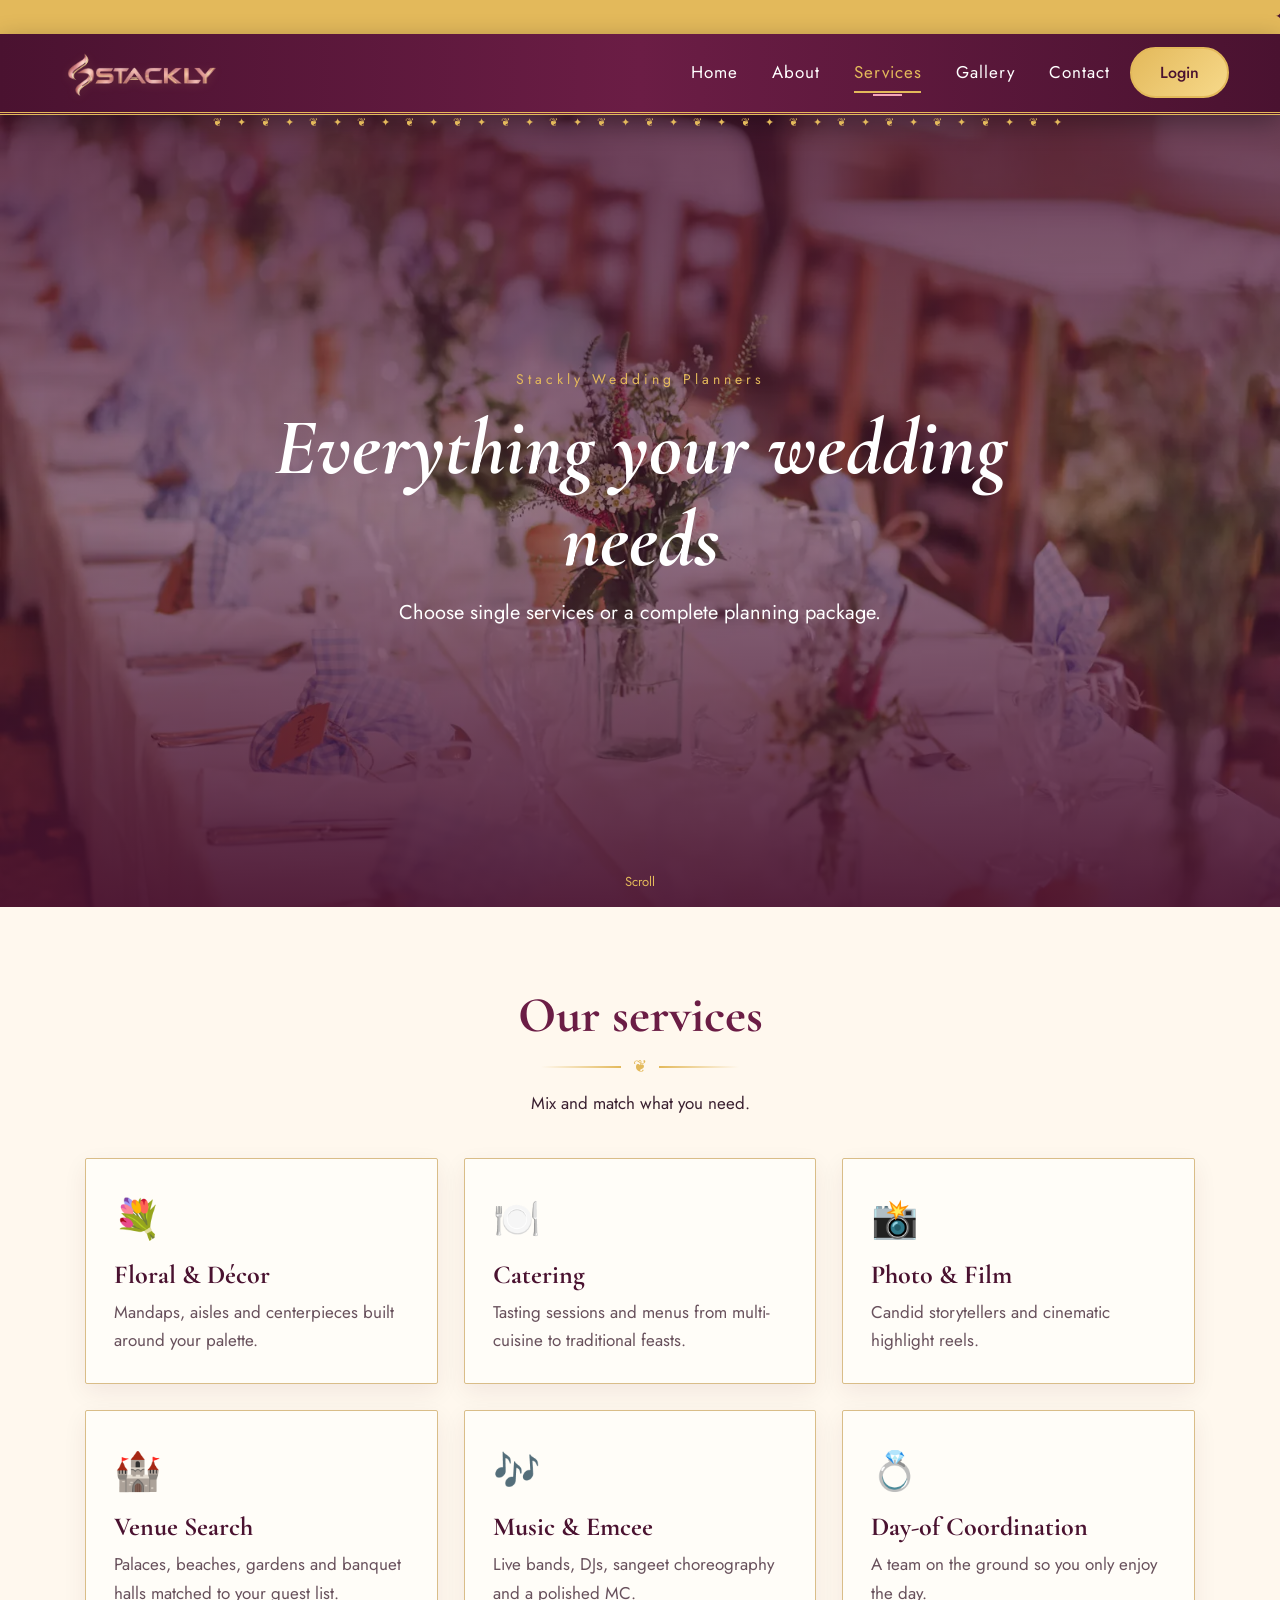
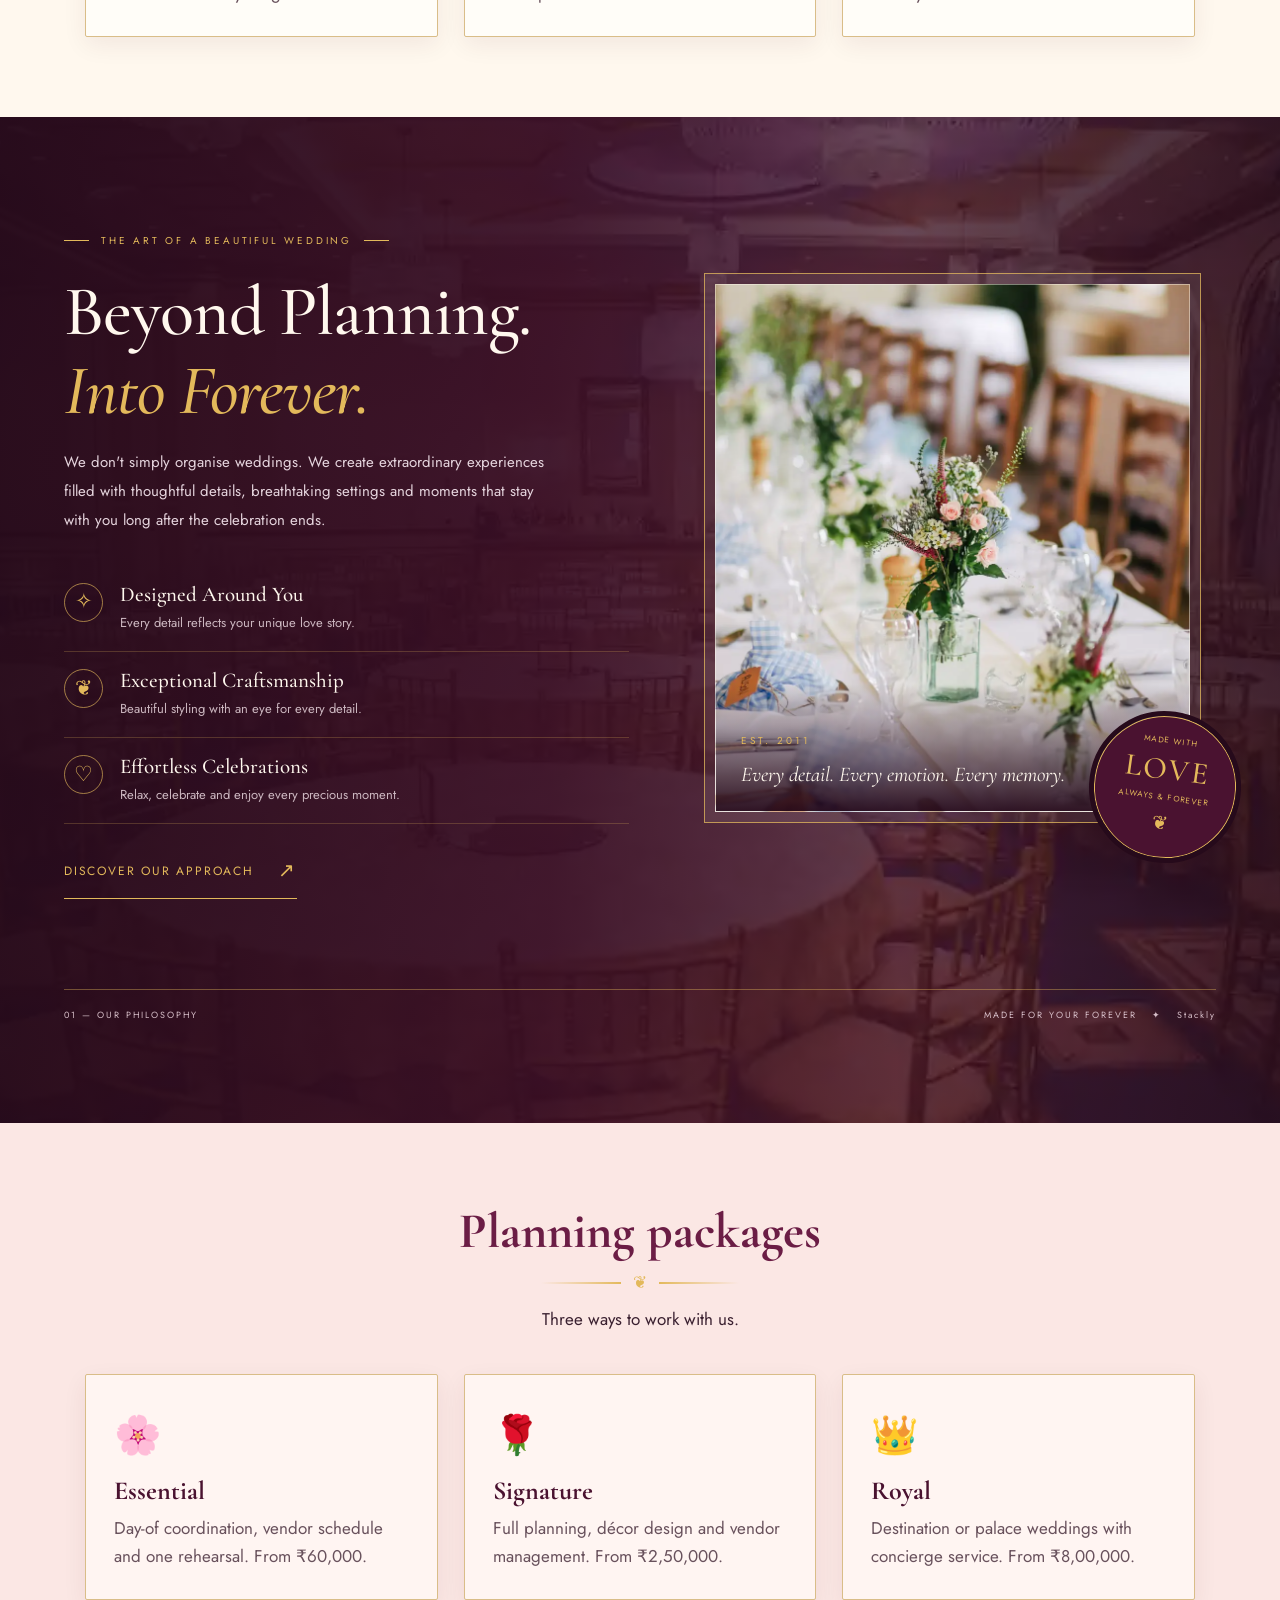
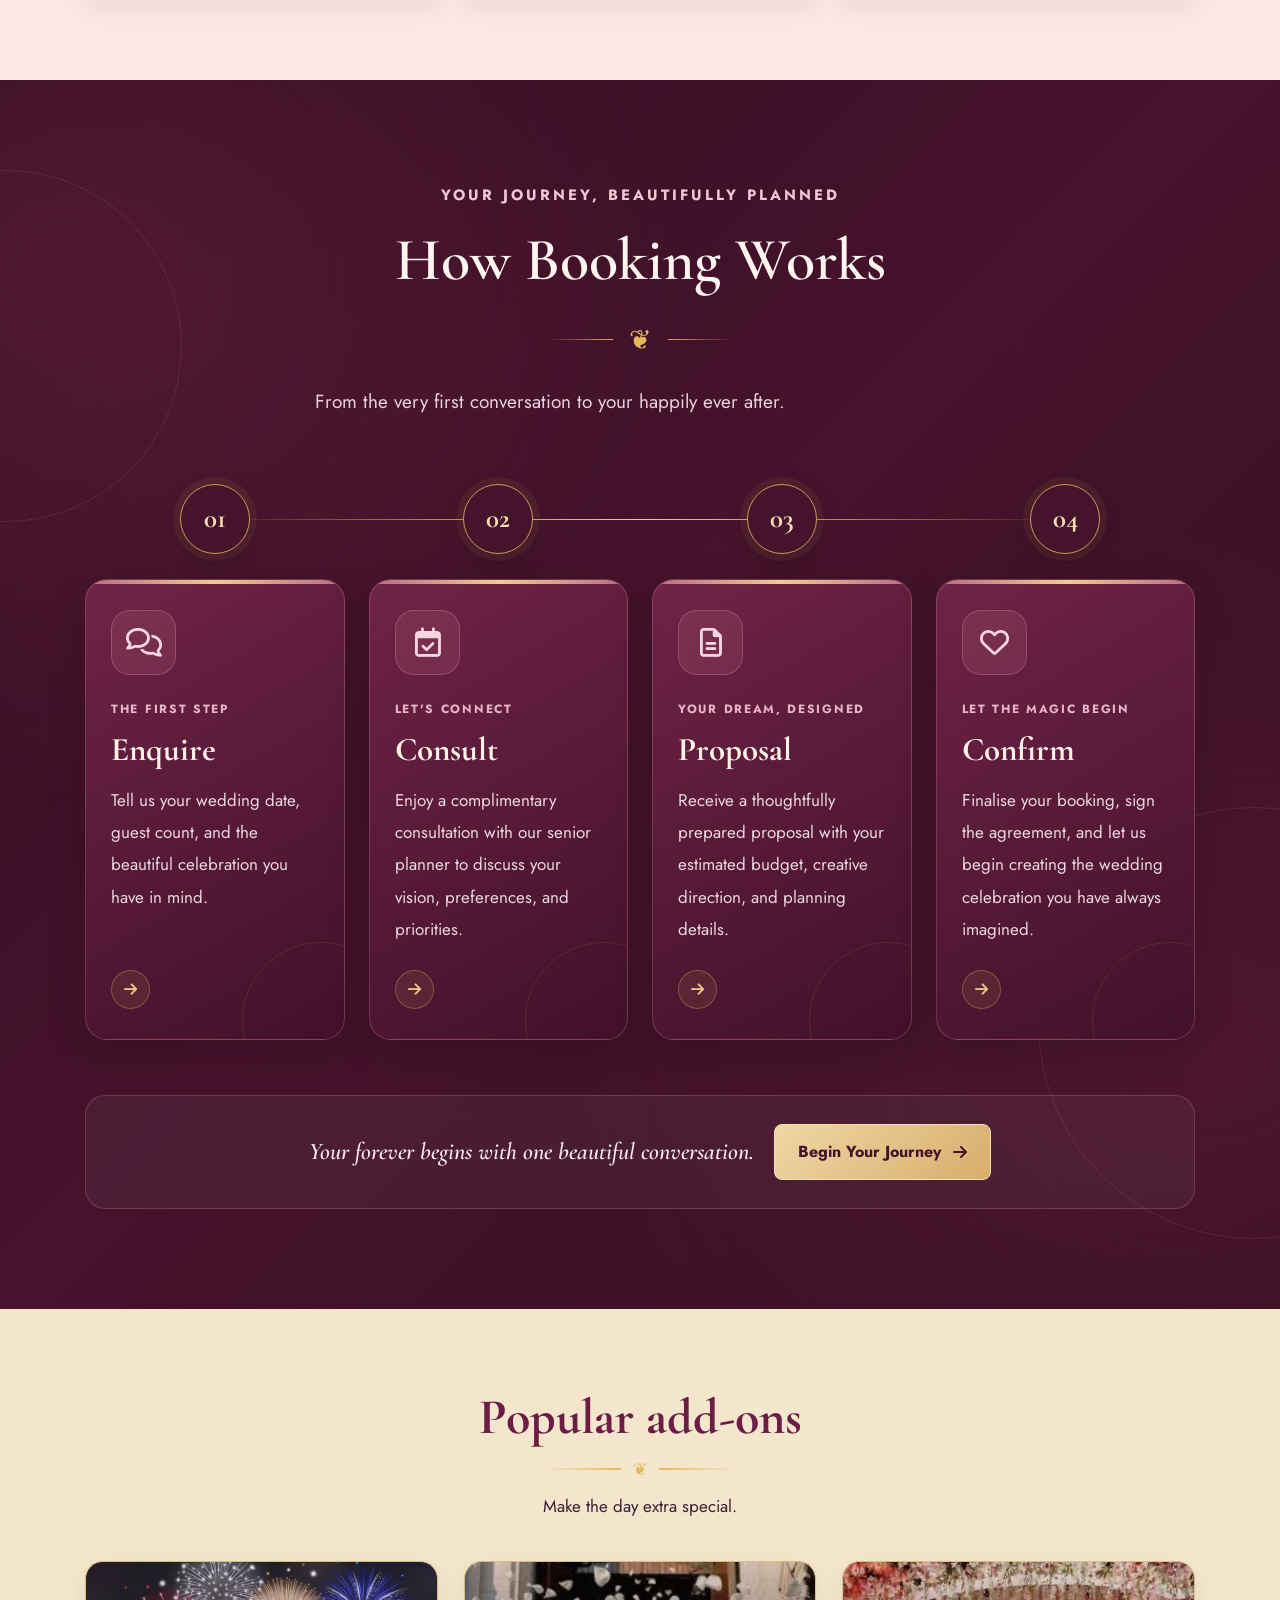
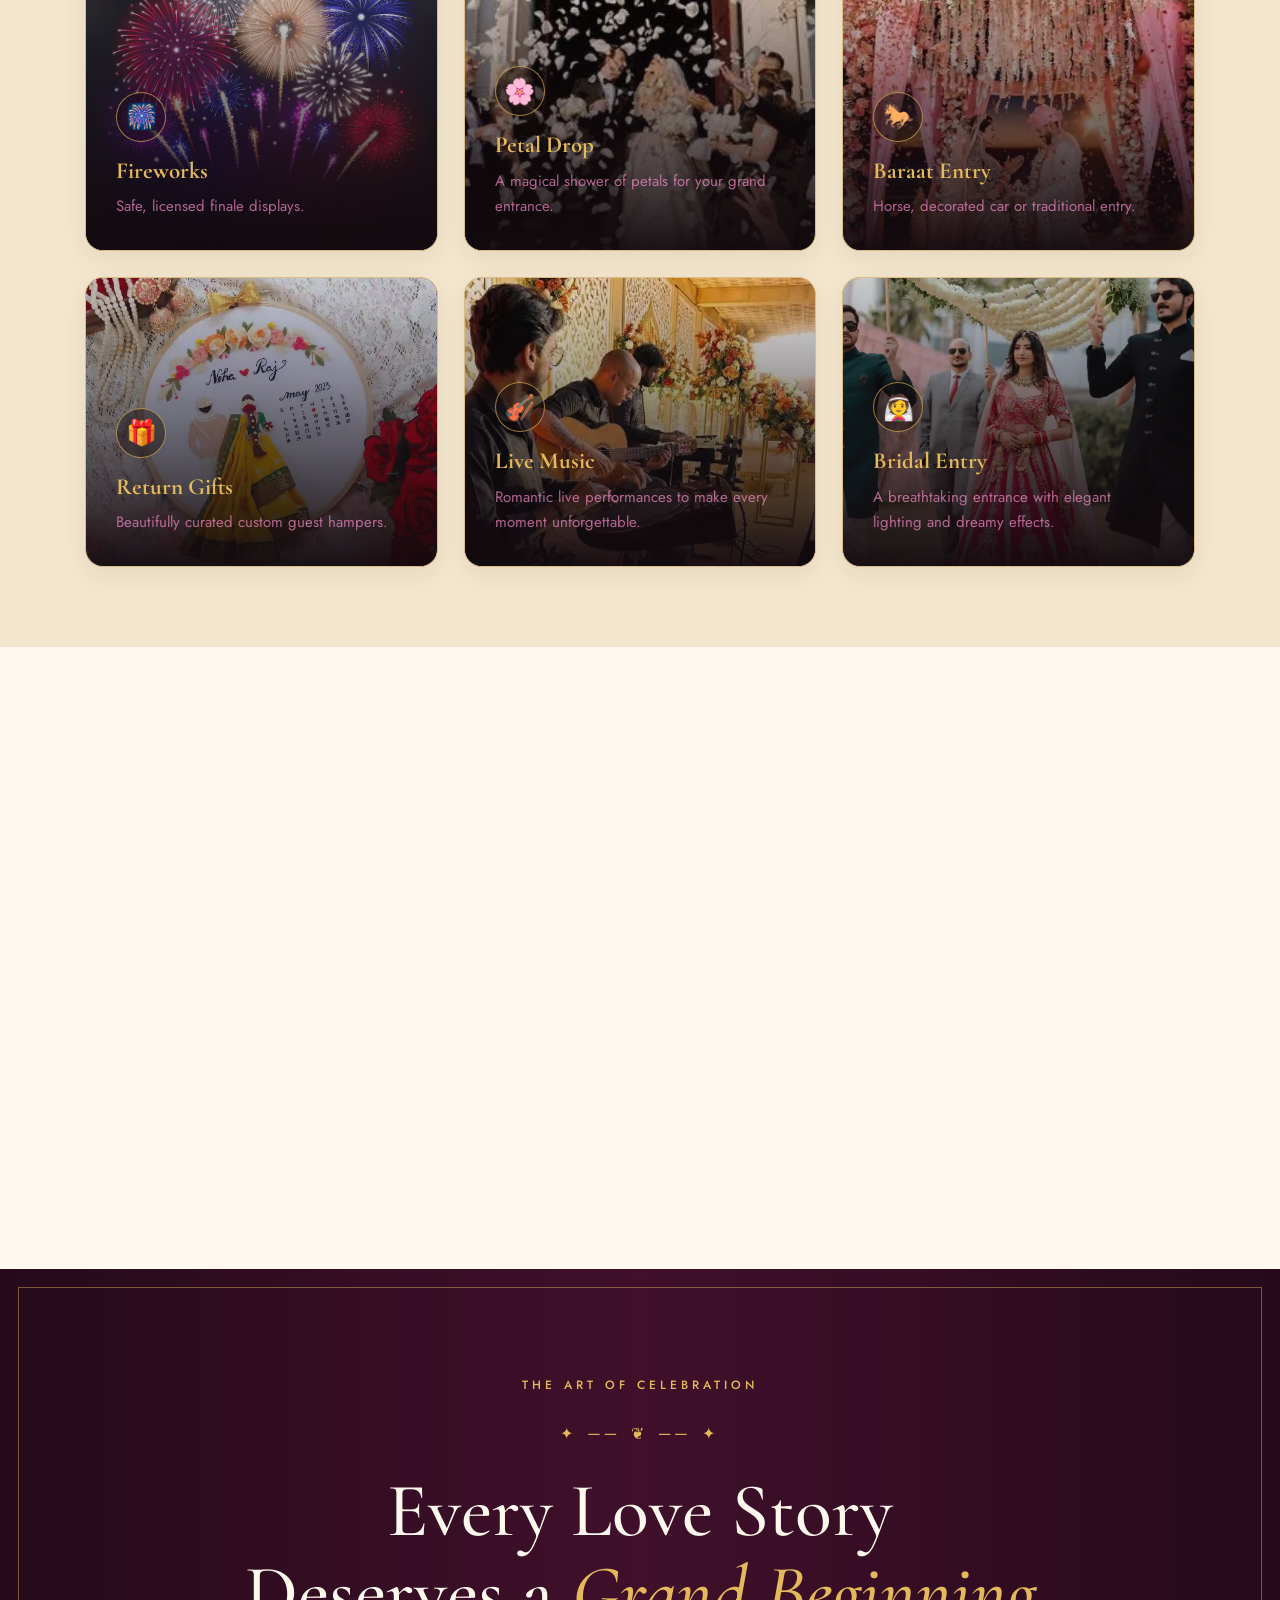
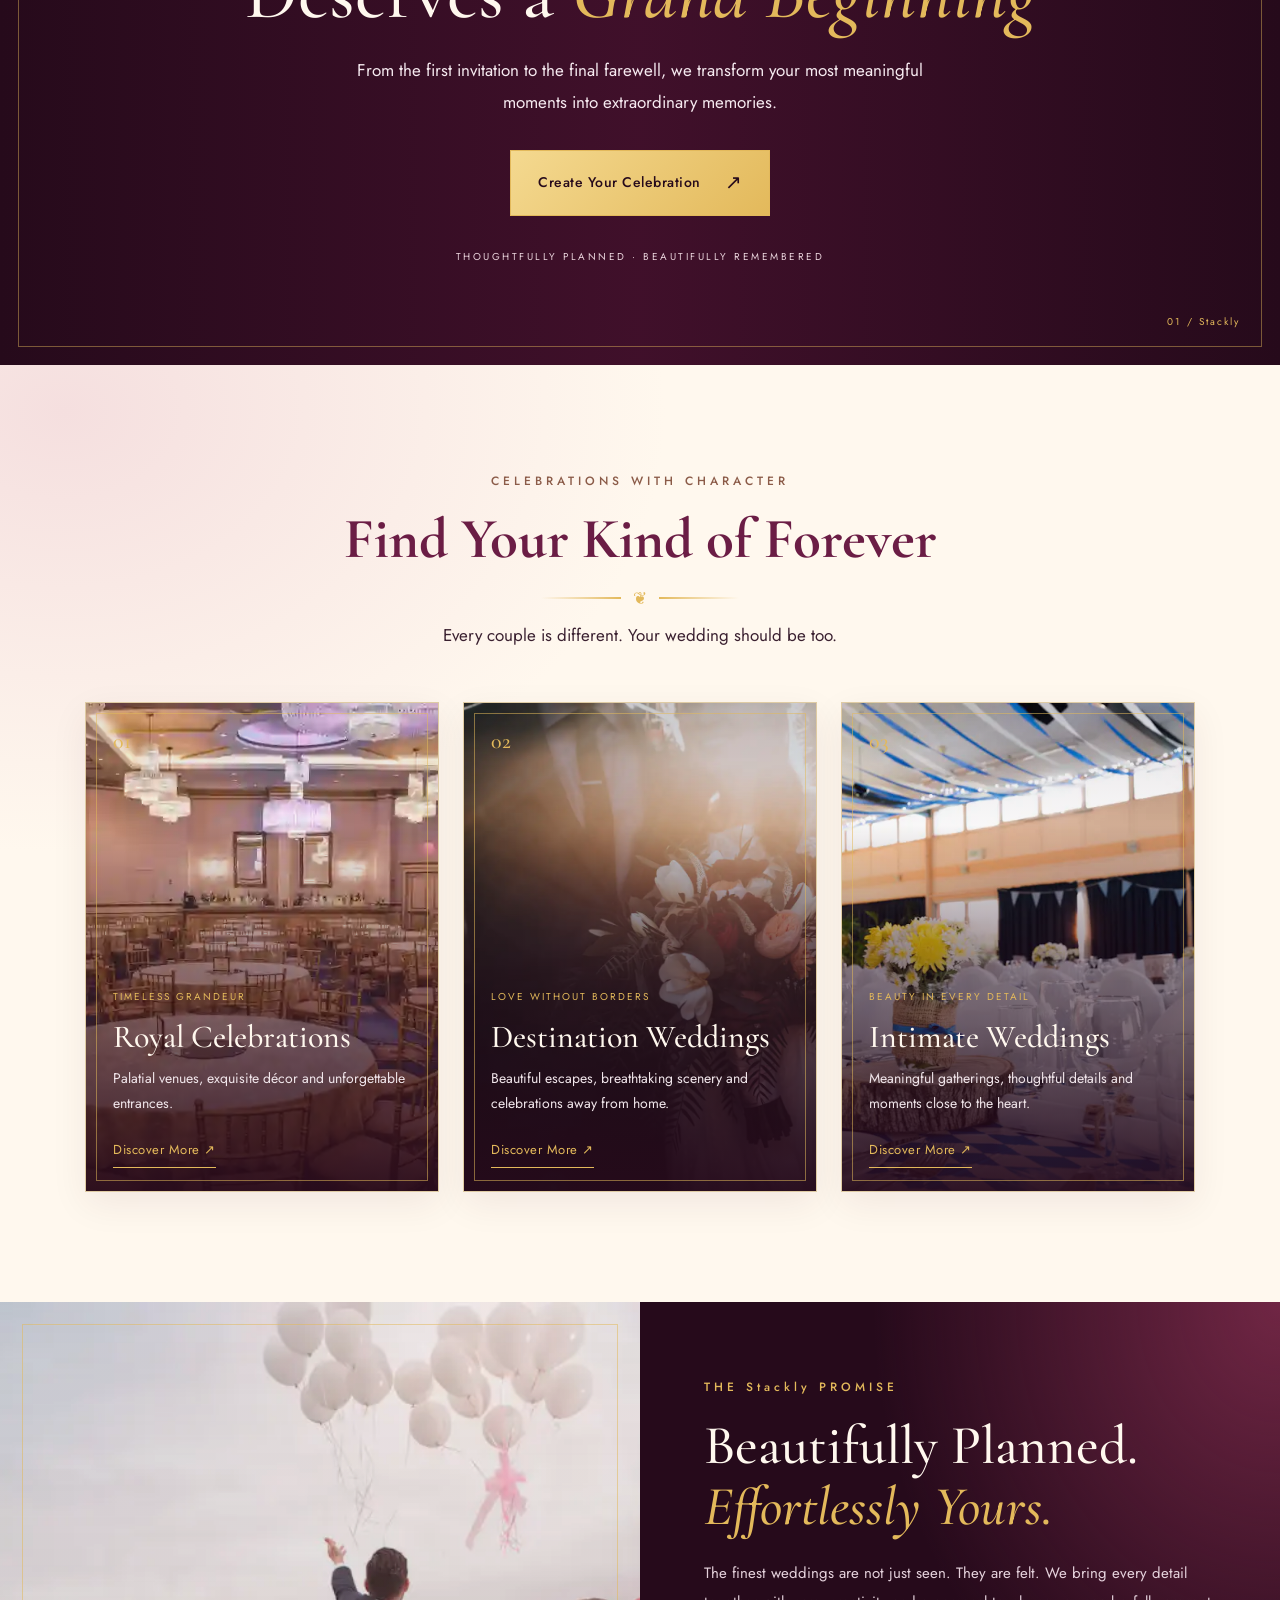
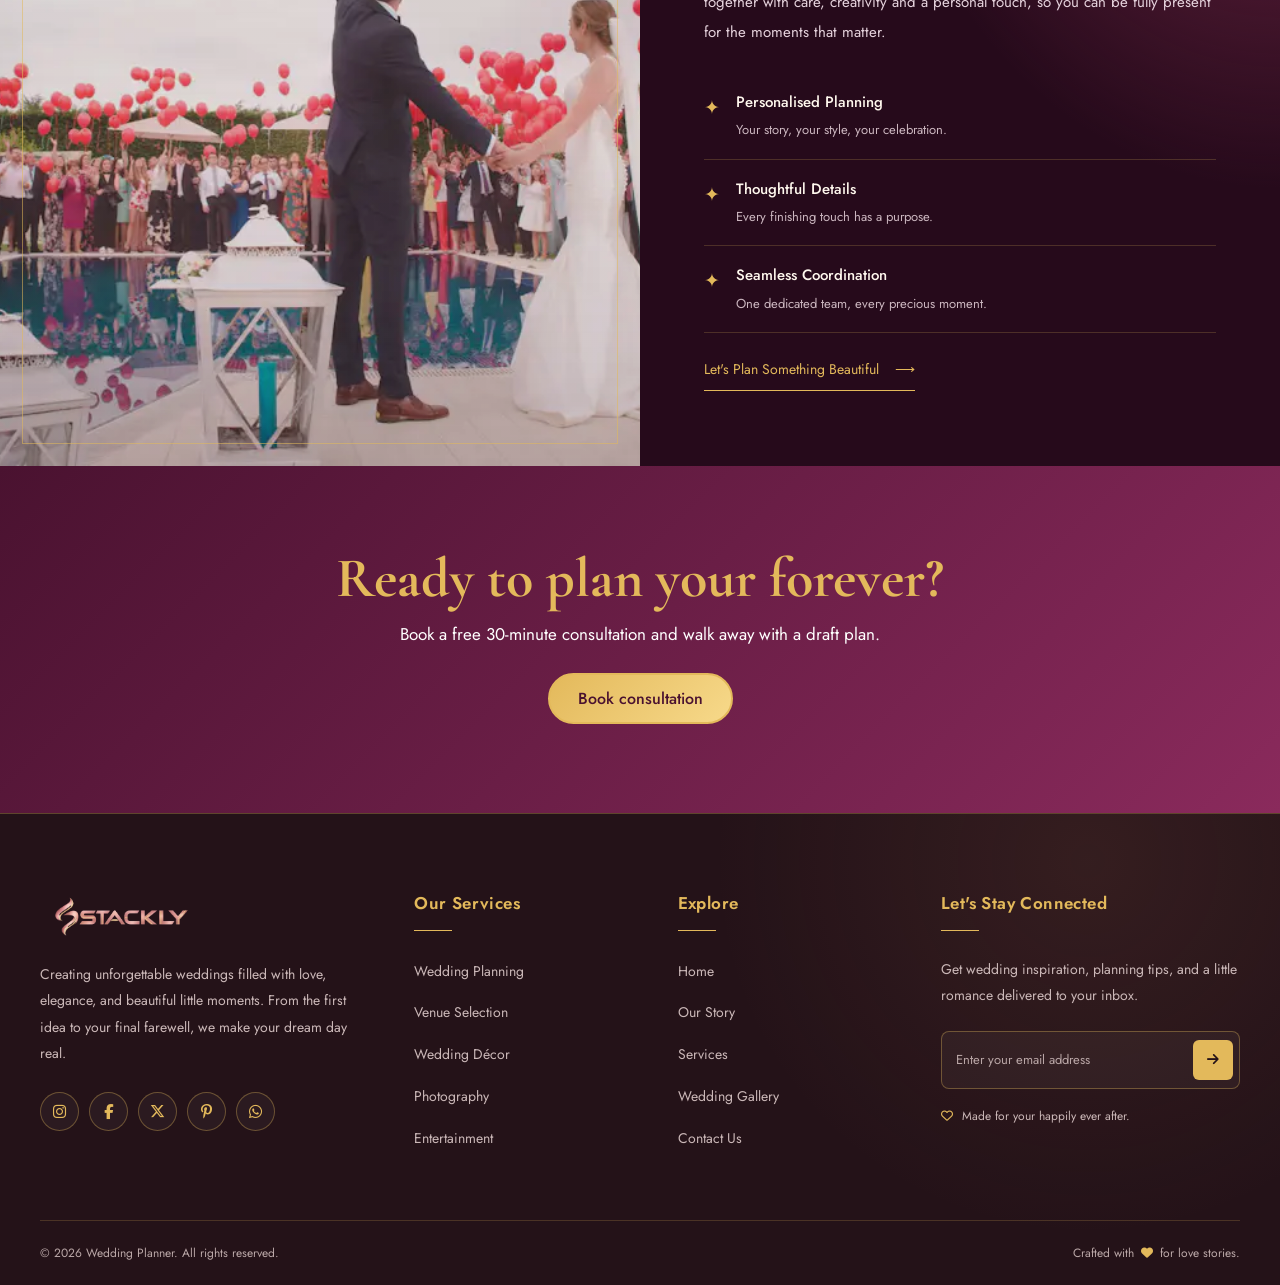
<file: services.html>
<!doctype html>
<html lang="en">
  <head>
    <meta charset="utf-8" />
    <meta name="viewport" content="width=device-width,initial-scale=1" />
    <title>Services | Stackly Wedding Planner</title>
    <link
      rel="stylesheet"
      href="https://cdnjs.cloudflare.com/ajax/libs/font-awesome/6.5.2/css/all.min.css"
    />
    <link rel="stylesheet" href="css/style.css" />
    <link rel="stylesheet" href="css/services.css" />
  </head>
  <body class="p-services">
    <div class="strip">
      <span>✦ Now booking 2026–27 wedding dates ✦ Free consultation ✦</span>
    </div>
    <header class="nav">
      <a class="logo" href="index.html">
        <img src="images/logo.webp"
             alt="Stackly"
             class="logo-img">
      </a>
      <button class="burger" aria-label="Menu" aria-expanded="false">
        <i></i><i></i><i></i>
      </button>
      <nav class="menu">
        <div class="menu-top">❦ Menu ❦</div>
        <a href="index.html" class="">Home</a
        ><a href="about.html" class="">About</a
        ><a href="services.html" class="on">Services</a
        ><a href="gallery.html" class="">Gallery</a
        ><a href="contact.html" class="">Contact</a
        ><button class="btn login-btn" data-login>Login</button>
      </nav>
    </header>
    <div class="shade"></div>

<!-- ================= LOGIN MODAL ================= -->

<div class="modal ev-modal" id="lm" role="dialog"
     aria-modal="true" aria-labelledby="loginTitle" aria-hidden="true">

  <div class="modal-backdrop" data-close></div>

  <div class="box ev-modal-box">

    <button class="x" type="button" aria-label="Close" data-close>×</button>

    <div class="ev-modal-brand">
      <a class="logo" href="index.html">
        <img src="images/logo.webp"
             alt="Stackly"
             class="logo-img">
      </a>
    </div>

    <div class="ev-modal-heading">
      <span class="ev-eyebrow">YOUR FOREVER STARTS HERE</span>
      <h2 id="loginTitle">Welcome <em>back.</em></h2>
      <p class="login-sub">Sign in to continue planning your beautiful day.</p>
      <div class="ev-ornament"><span></span>❦<span></span></div>
    </div>

    <div class="roles">
      <button type="button" class="role-card active" data-role="couple"
              aria-pressed="true">
        <span class="ev-role-icon">♡</span>
        <span><strong>Couple</strong><small>Plan our wedding</small></span>
        <span class="ev-role-check">✓</span>
      </button>

      <button type="button" class="role-card" data-role="planner"
              aria-pressed="false">
        <span class="ev-role-icon">✧</span>
        <span><strong>Planner</strong><small>Manage celebrations</small></span>
        <span class="ev-role-check">✓</span>
      </button>
    </div>

    <form id="loginForm" novalidate>

      <div class="ev-field">
        <label id="emailLabel" for="email">Email Address</label>
        <div class="ev-input-wrap">
          <span class="ev-field-icon">✉</span>
          <input id="email" name="email" type="email"
                 placeholder="you@example.com" autocomplete="email" required>
        </div>
      </div>

      <div class="ev-field">
        <label for="password">Password</label>
        <div class="ev-input-wrap">
          <span class="ev-field-icon">♧</span>
          <input id="password" name="password" type="password"
                 placeholder="Enter your password"
                 autocomplete="current-password" required>
          <button type="button" id="pwdToggle" class="ev-password-toggle"
                  aria-label="Show password"></button>
        </div>
      </div>

      <div class="ev-form-options">
        <label class="check">
          <input type="checkbox" name="remember">
          <span>Remember me</span>
        </label>
        <a href="contact.html">Need help?</a>
      </div>

      <p id="loginError" class="ev-message" role="status"
         aria-live="polite"></p>

      <button class="btn login-btn ev-submit" type="submit">
        <span id="btnText">Sign in as Couple</span>
        <span class="ev-submit-arrow">↗</span>
      </button>
    </form>

    <div class="ev-modal-switch">
      New to Stackly?
      <button type="button" data-open-signup>Create an account ↗</button>
    </div>

    <p class="ev-modal-footnote">♡ &nbsp; Made for your once-in-a-lifetime.</p>
  </div>
</div>


<!-- ================= SIGNUP MODAL ================= -->

<div class="modal ev-modal" id="sm" role="dialog"
     aria-modal="true" aria-labelledby="signupTitle" aria-hidden="true">

  <div class="modal-backdrop" data-close></div>

  <div class="box ev-modal-box ev-signup-box">

    <button class="x" id="signupClose" type="button"
            aria-label="Close">×</button>

    <div class="ev-modal-brand">
      <a class="logo" href="index.html">
          <img src="images/logo.webp"
               alt="Stackly"
               class="logo-img">
      </a>
    </div>

    <div class="ev-modal-heading">
      <span class="ev-eyebrow">BEGIN YOUR NEXT CHAPTER</span>
      <h2 id="signupTitle">Make it <em>forever.</em></h2>
      <p>Create an account to start planning your perfect celebration.</p>
      <div class="ev-ornament"><span></span>❦<span></span></div>
    </div>

    <form id="signupForm" novalidate>

      <div class="ev-field">
        <label for="name">Full Name</label>
        <div class="ev-input-wrap">
          <span class="ev-field-icon">♙</span>
          <input id="name" name="name" type="text"
                 placeholder="Enter your full name" autocomplete="name" 
                 oninput="this.value=this.value.replace(/[^a-zA-Z\s]/g,'')" 
                 required>
        </div>
      </div>

      <div class="ev-field">
        <label for="signupEmail">Email Address</label>
        <div class="ev-input-wrap">
          <span class="ev-field-icon">✉</span>
          <input id="signupEmail" name="email" type="email"
                 placeholder="you@example.com" autocomplete="email" required>
        </div>
      </div>

      <div class="ev-field">
        <label for="signupPassword">Create Password</label>
        <div class="ev-input-wrap">
          <span class="ev-field-icon">♧</span>
          <input id="signupPassword" name="password" type="password"
                 placeholder="Create a strong password"
                 autocomplete="new-password" required>
          <button type="button" id="togglePassword"
                  class="ev-password-toggle" aria-label="Show password">
            <i class="fa-regular fa-eye"></i>
          </button>
        </div>
      </div>

      <div class="ev-field">
        <label for="confirmPassword">Confirm Password</label>
        <div class="ev-input-wrap">
          <span class="ev-field-icon">♧</span>
          <input id="confirmPassword" name="confirmPassword" type="password"
                 placeholder="Re-enter your password"
                 autocomplete="new-password" required>
          <button type="button" id="toggleConfirmPassword"
                  class="ev-password-toggle" aria-label="Show password">
            <i class="fa-regular fa-eye"></i>
          </button>
        </div>
      </div>

      <label class="check-row ev-terms">
        <input type="checkbox" name="terms" required>
        <span>I agree to the <a href="error.html">Terms</a> and
          <a href="error.html">Privacy Policy</a>.</span>
      </label>

      <button class="btn submit-btn ev-submit" type="submit">
        <span>Create Account</span>
        <span class="ev-submit-arrow">↗</span>
      </button>
    </form>

    <div class="ev-modal-switch">
      Already have an account?
      <button type="button" data-open-login>Sign in ↗</button>
    </div>

    <p class="ev-modal-footnote">♡ &nbsp; Your story, beautifully yours.</p>
  </div>
</div>

    <main>

<!-- ====================================== HERO ============================================== -->

      <section class="hero">
        <div class="hero-img">
          <img
            class=""
            loading="lazy"
            src="images/img5.webp"
            alt="Wedding moment"
            onerror="this.style.background = '#c9a24b'"
          />
        </div>
        <div class="hero-in">
          <p class="kick">Stackly Wedding Planners</p>
          <h1>Everything your wedding needs</h1>
          <p>Choose single services or a complete planning package.</p>
        </div>
        <div class="scroll">Scroll</div>
      </section>

<!-- ================================= Our Services ================================== -->
      <section class="sec ivory" id="">
        <div class="wrap">
          <header class="sh reveal">
            <h2>Our services</h2>
            <div class="orn"><i></i>❦<i></i></div>
            <p>Mix and match what you need.</p>
          </header>
          <div class="grid">
            <article class="card reveal">
              <span class="ic">💐</span>
              <h3>Floral & Décor</h3>
              <p>Mandaps, aisles and centerpieces built around your palette.</p>
            </article>
            <article class="card reveal">
              <span class="ic">🍽️</span>
              <h3>Catering</h3>
              <p>
                Tasting sessions and menus from multi-cuisine to traditional
                feasts.
              </p>
            </article>
            <article class="card reveal">
              <span class="ic">📸</span>
              <h3>Photo & Film</h3>
              <p>Candid storytellers and cinematic highlight reels.</p>
            </article>
            <article class="card reveal">
              <span class="ic">🏰</span>
              <h3>Venue Search</h3>
              <p>
                Palaces, beaches, gardens and banquet halls matched to your
                guest list.
              </p>
            </article>
            <article class="card reveal">
              <span class="ic">🎶</span>
              <h3>Music & Emcee</h3>
              <p>Live bands, DJs, sangeet choreography and a polished MC.</p>
            </article>
            <article class="card reveal">
              <span class="ic">💍</span>
              <h3>Day-of Coordination</h3>
              <p>A team on the ground so you only enjoy the day.</p>
            </article>
          </div>
        </div>
      </section>


<!-- ========================= PREMIUM WEDDING EXPERIENCE ========================== -->
<section class="luxury-experience">
  <div class="luxury-experience-bg"></div>
  <div class="luxury-experience-overlay"></div>

  <div class="luxury-inner">
    <div class="luxury-copy reveal">
      <span class="luxury-label">
        <i></i> THE ART OF A BEAUTIFUL WEDDING <i></i>
      </span>

      <h2>
        Beyond Planning.<br />
        <em>Into Forever.</em>
      </h2>

      <p class="luxury-description">
        We don't simply organise weddings. We create
        extraordinary experiences filled with thoughtful
        details, breathtaking settings and moments that
        stay with you long after the celebration ends.
      </p>

      <div class="luxury-features">
        <div class="luxury-feature">
          <span class="luxury-icon">✧</span>
          <div>
            <h3>Designed Around You</h3>
            <p>Every detail reflects your unique love story.</p>
          </div>
        </div>

        <div class="luxury-feature">
          <span class="luxury-icon">❦</span>
          <div>
            <h3>Exceptional Craftsmanship</h3>
            <p>Beautiful styling with an eye for every detail.</p>
          </div>
        </div>

        <div class="luxury-feature">
          <span class="luxury-icon">♡</span>
          <div>
            <h3>Effortless Celebrations</h3>
            <p>Relax, celebrate and enjoy every precious moment.</p>
          </div>
        </div>
      </div>

      <a href="error.html" class="luxury-link">
        DISCOVER OUR APPROACH <span>↗</span>
      </a>
    </div>

    <div class="luxury-side reveal">
      <div class="luxury-image-frame">
        <img
          src="images/img5.webp"
          alt="Romantic wedding ceremony with elegant floral styling"
          loading="lazy"
        />
        <div class="luxury-image-caption">
          <span>EST. 2011</span>
          <p>Every detail. Every emotion. Every memory.</p>
        </div>
      </div>

      <div class="luxury-stamp">
        <span>MADE WITH</span>
        <strong>LOVE</strong>
        <span>ALWAYS & FOREVER</span>
        <i>❦</i>
      </div>
    </div>
  </div>

  <div class="luxury-bottom-note">
    <span>01 — OUR PHILOSOPHY</span>
    <span>MADE FOR YOUR FOREVER &nbsp; ✦ &nbsp; Stackly</span>
  </div>
</section>


<!-- ================================= Planning Packages ================================== -->
      <section class="sec blush" id="">
        <div class="wrap">
          <header class="sh reveal">
            <h2>Planning packages</h2>
            <div class="orn"><i></i>❦<i></i></div>
            <p>Three ways to work with us.</p>
          </header>
          <div class="grid">
            <article class="card reveal">
              <span class="ic">🌸</span>
              <h3>Essential</h3>
              <p>
                Day-of coordination, vendor schedule and one rehearsal. From
                ₹60,000.
              </p>
            </article>
            <article class="card reveal">
              <span class="ic">🌹</span>
              <h3>Signature</h3>
              <p>
                Full planning, décor design and vendor management. From
                ₹2,50,000.
              </p>
            </article>
            <article class="card reveal">
              <span class="ic">👑</span>
              <h3>Royal</h3>
              <p>
                Destination or palace weddings with concierge service. From
                ₹8,00,000.
              </p>
            </article>
          </div>
        </div>
      </section>

<!-- ================================= How Booking Works ================================== -->

<section class="sec wine dk booking-premium" id="booking-process">
  <div class="wrap">

    <header class="sh reveal">
      <span class="booking-eyebrow">YOUR JOURNEY, BEAUTIFULLY PLANNED</span>

      <h2>How Booking Works</h2>

      <div class="orn">
        <i></i>❦<i></i>
      </div>

      <p>From the very first conversation to your happily ever after.</p>
    </header>

    <ol class="booking-timeline">

      <!-- STEP 01 -->
      <li class="booking-step reveal">
        <div class="booking-number">
          <span>01</span>
        </div>

        <article class="booking-card">
          <div class="booking-icon">
            <i class="fa-regular fa-comments"></i>
          </div>

          <span class="booking-label">THE FIRST STEP</span>

          <h3>Enquire</h3>

          <p>
            Tell us your wedding date, guest count, and the beautiful
            celebration you have in mind.
          </p>

          <span class="booking-arrow">
            <i class="fa-solid fa-arrow-right"></i>
          </span>
        </article>
      </li>

      <!-- STEP 02 -->
      <li class="booking-step reveal">
        <div class="booking-number">
          <span>02</span>
        </div>

        <article class="booking-card">
          <div class="booking-icon">
            <i class="fa-regular fa-calendar-check"></i>
          </div>

          <span class="booking-label">LET'S CONNECT</span>

          <h3>Consult</h3>

          <p>
            Enjoy a complimentary consultation with our senior planner
            to discuss your vision, preferences, and priorities.
          </p>

          <span class="booking-arrow">
            <i class="fa-solid fa-arrow-right"></i>
          </span>
        </article>
      </li>

      <!-- STEP 03 -->
      <li class="booking-step reveal">
        <div class="booking-number">
          <span>03</span>
        </div>

        <article class="booking-card">
          <div class="booking-icon">
            <i class="fa-regular fa-file-lines"></i>
          </div>

          <span class="booking-label">YOUR DREAM, DESIGNED</span>

          <h3>Proposal</h3>

          <p>
            Receive a thoughtfully prepared proposal with your estimated
            budget, creative direction, and planning details.
          </p>

          <span class="booking-arrow">
            <i class="fa-solid fa-arrow-right"></i>
          </span>
        </article>
      </li>

      <!-- STEP 04 -->
      <li class="booking-step reveal">
        <div class="booking-number">
          <span>04</span>
        </div>

        <article class="booking-card">
          <div class="booking-icon">
            <i class="fa-regular fa-heart"></i>
          </div>

          <span class="booking-label">LET THE MAGIC BEGIN</span>

          <h3>Confirm</h3>

          <p>
            Finalise your booking, sign the agreement, and let us begin
            creating the wedding celebration you have always imagined.
          </p>

          <span class="booking-arrow">
            <i class="fa-solid fa-arrow-right"></i>
          </span>
        </article>
      </li>

    </ol>

    <div class="booking-footer reveal">
      <span class="booking-footer-icon">
        <i class="fa-solid fa-sparkles"></i>
      </span>

      <p>Your forever begins with one beautiful conversation.</p>

      <a href="error.html" class="booking-cta">
        Begin Your Journey
        <i class="fa-solid fa-arrow-right"></i>
      </a>
    </div>

  </div>
</section>


<!-- ================================= Popular Add-ons ================================== --> 

<section class="sec champ addons" id="addons">
  <div class="wrap">
    <header class="sh reveal">
      <h2>Popular add-ons</h2>
      <div class="orn"><i></i>❦<i></i></div>
      <p>Make the day extra special.</p>
    </header>

    <div class="grid">
      <article class="card reveal addon-card fireworks">
        <span class="ic">🎆</span>
        <h3>Fireworks</h3>
        <p>Safe, licensed finale displays.</p>
      </article>

      <article class="card reveal addon-card petal-drop">
        <span class="ic">🌸</span>
        <h3>Petal Drop</h3>
        <p>A magical shower of petals for your grand entrance.</p>
      </article>

      <article class="card reveal addon-card baraat">
        <span class="ic">🐎</span>
        <h3>Baraat Entry</h3>
        <p>Horse, decorated car or traditional entry.</p>
      </article>

      <article class="card reveal addon-card gifts">
        <span class="ic">🎁</span>
        <h3>Return Gifts</h3>
        <p>Beautifully curated custom guest hampers.</p>
      </article>

      <!-- New article 5 -->
      <article class="card reveal addon-card live-music">
        <span class="ic">🎻</span>
        <h3>Live Music</h3>
        <p>Romantic live performances to make every moment unforgettable.</p>
      </article>

      <!-- New article 6 -->
      <article class="card reveal addon-card bridal-entry">
        <span class="ic">👰</span>
        <h3>Bridal Entry</h3>
        <p>A breathtaking entrance with elegant lighting and dreamy effects.</p>
      </article>
    </div>
  </div>
</section>

<!-- =================================================== -->

      <section class="sec ivory" id="">
        <div class="wrap">
          <header class="sh reveal">
            <h2>Questions answered</h2>
            <div class="orn"><i></i>❦<i></i></div>
            <p>Quick answers before you call.</p>
          </header>
          <div class="faq">
            <details class="reveal">
              <summary>How early should we book?</summary>
              <p>Six to twelve months ahead for peak season.</p>
            </details>
            <details class="reveal">
              <summary>Can you work with our budget?</summary>
              <p>Yes. We build plans from ₹2 lakh to ₹50 lakh.</p>
            </details>
            <details class="reveal">
              <summary>Do you plan destination weddings?</summary>
              <p>Yes, in Kerala, Goa, Udaipur and Bali.</p>
            </details>
            <details class="reveal">
              <summary>Can we bring our own vendors?</summary>
              <p>Absolutely, we coordinate them for you.</p>
            </details>
          </div>
        </div>
      </section>

<!-- ========================================================= -->

<!-- PREMIUM SECTION 1: SIGNATURE EXPERIENCE -->
<section class="signature-experience">
  <div class="signature-bg"></div>
  <div class="signature-content reveal">
    <span class="premium-kicker">THE ART OF CELEBRATION</span>
    <div class="premium-ornament">✦ ── ❦ ── ✦</div>
    <h2>Every Love Story<br />Deserves a <em>Grand Beginning</em></h2>
    <p>
      From the first invitation to the final farewell,
      we transform your most meaningful moments into
      extraordinary memories.
    </p>
    <a href="error.html" class="premium-btn">
      Create Your Celebration <span>↗</span>
    </a>
    <div class="signature-note">THOUGHTFULLY PLANNED · BEAUTIFULLY REMEMBERED</div>
  </div>
  <span class="signature-number">01 / Stackly</span>
</section>

<!-- PREMIUM SECTION 2: WEDDING EXPERIENCES -->
<section class="wedding-experiences">
  <div class="wrap">
    <header class="sh reveal">
      <span class="premium-kicker">CELEBRATIONS WITH CHARACTER</span>
      <h2>Find Your Kind of Forever</h2>
      <div class="orn"><i></i>❦<i></i></div>
      <p>
        Every couple is different. Your wedding should be too.
      </p>
    </header>

    <div class="experience-grid">

      <article class="experience-card reveal">
        <img
          src="images/img6.webp"
          alt="Elegant luxury wedding reception"
          loading="lazy"
        />
        <div class="experience-overlay"></div>
        <span class="experience-no">01</span>
        <div class="experience-info">
          <span>TIMELESS GRANDEUR</span>
          <h3>Royal Celebrations</h3>
          <p>Palatial venues, exquisite décor and unforgettable entrances.</p>
          <a href="error.html" aria-label="Enquire about royal celebrations">Discover More ↗</a>
        </div>
      </article>

      <article class="experience-card reveal">
        <img
          src="images/img1.webp"
          alt="Romantic outdoor wedding celebration"
          loading="lazy"
        />
        <div class="experience-overlay"></div>
        <span class="experience-no">02</span>
        <div class="experience-info">
          <span>LOVE WITHOUT BORDERS</span>
          <h3>Destination Weddings</h3>
          <p>Beautiful escapes, breathtaking scenery and celebrations away from home.</p>
          <a href="error.html" aria-label="Enquire about destination weddings">Discover More ↗</a>
        </div>
      </article>

      <article class="experience-card reveal">
        <img
          src="images/img4.webp"
          alt="Intimate wedding table setting with flowers and candles"
          loading="lazy"
        />
        <div class="experience-overlay"></div>
        <span class="experience-no">03</span>
        <div class="experience-info">
          <span>BEAUTY IN EVERY DETAIL</span>
          <h3>Intimate Weddings</h3>
          <p>Meaningful gatherings, thoughtful details and moments close to the heart.</p>
          <a href="error.html" aria-label="Enquire about intimate weddings">Discover More ↗</a>
        </div>
      </article>

    </div>
  </div>
</section>

<!-- PREMIUM SECTION 3: OUR PROMISE -->
<section class="eternal-promise">
  <div class="promise-photo"></div>
  <div class="promise-content reveal">
    <span class="premium-kicker">THE Stackly PROMISE</span>
    <h2>Beautifully Planned.<br /><em>Effortlessly Yours.</em></h2>
    <p>
      The finest weddings are not just seen. They are felt.
      We bring every detail together with care, creativity
      and a personal touch, so you can be fully present
      for the moments that matter.
    </p>

    <div class="promise-points">
      <div>
        <span>✦</span>
        <p><strong>Personalised Planning</strong>
        <small>Your story, your style, your celebration.</small></p>
      </div>
      <div>
        <span>✦</span>
        <p><strong>Thoughtful Details</strong>
        <small>Every finishing touch has a purpose.</small></p>
      </div>
      <div>
        <span>✦</span>
        <p><strong>Seamless Coordination</strong>
        <small>One dedicated team, every precious moment.</small></p>
      </div>
    </div>

    <a href="error.html" class="promise-link">
      Let's Plan Something Beautiful <span>⟶</span>
    </a>
  </div>
</section>

<!-- ====================================================================== -->
      <section class="sec cta">
        <div class="wrap reveal">
          <h2>Ready to plan your forever?</h2>
          <p>
            Book a free 30-minute consultation and walk away with a draft plan.
          </p>
          <a class="btn" href="error.html">Book consultation</a>
        </div>
      </section>
    </main>

<!-- ==================== Footer ==================== -->


<footer class="site-footer wedding-footer">
  <div class="container">

    <div class="footer-grid">

      <!-- Brand -->
      <div class="footer-brand">
        <a href="index.html" class="brand">
          <img
            src="images/logo.webp"
            alt="Wedding Planner"
            class="brand-logo"
          >
        </a>

        <p>
          Creating unforgettable weddings filled with love,
          elegance, and beautiful little moments. From the first
          idea to your final farewell, we make your dream day real.
        </p>

        <div class="footer-social">
          <a href="error.html" aria-label="Instagram">
            <i class="fa-brands fa-instagram"></i>
          </a>
          <a href="error.html" aria-label="Facebook">
            <i class="fa-brands fa-facebook-f"></i>
          </a>
          <a href="error.html" aria-label="X">
            <i class="fa-brands fa-x-twitter"></i>
          </a>
          <a href="error.html" aria-label="Pinterest">
            <i class="fa-brands fa-pinterest-p"></i>
          </a>
          <a href="error.html" aria-label="WhatsApp">
            <i class="fa-brands fa-whatsapp"></i>
          </a>
        </div>
      </div>

      <!-- Services -->
      <div class="footer-col">
        <h4>Our Services</h4>
        <ul>
          <li><a href="services.html">Wedding Planning</a></li>
          <li><a href="services.html">Venue Selection</a></li>
          <li><a href="services.html">Wedding Décor</a></li>
          <li><a href="services.html">Photography</a></li>
          <li><a href="services.html">Entertainment</a></li>
        </ul>
      </div>

      <!-- Quick Links -->
      <div class="footer-col">
        <h4>Explore</h4>
        <ul>
          <li><a href="index.html">Home</a></li>
          <li><a href="about.html">Our Story</a></li>
          <li><a href="services.html">Services</a></li>
          <li><a href="gallery.html">Wedding Gallery</a></li>
          <li><a href="contact.html">Contact Us</a></li>
        </ul>
      </div>

      <!-- Newsletter -->
      <div class="footer-col footer-news">
        <h4>Let's Stay Connected</h4>
        <p>
          Get wedding inspiration, planning tips, and a little
          romance delivered to your inbox.
        </p>

        <form class="footer-news-form"
              onsubmit="window.location.href='error.html'; return false;">
          <input
            type="email"
            placeholder="Enter your email address"
            aria-label="Email address"
            required
          >
          <button type="submit" aria-label="Subscribe">
            <i class="fa-solid fa-arrow-right"></i>
          </button>
        </form>

        <span class="footer-note">
          <i class="fa-regular fa-heart"></i>
          Made for your happily ever after.
        </span>
      </div>

    </div>

    <!-- Bottom -->
    <div class="footer-bottom">
      <span>
        &copy; <span id="footer-year"></span>
        Wedding Planner. All rights reserved.
      </span>

      <span class="footer-credit">
        Crafted with <i class="fa-solid fa-heart"></i> for love stories.
      </span>
    </div>

  </div>
</footer>

    <script src="js/common.js"></script>
    <script src="js/login.js"></script>
    <script src="js/signup.js"></script>
    <script src="js/services.js"></script>
  </body>
</html>
</file>
<file: css/style.css>
@import url('https://fonts.googleapis.com/css2?family=Cormorant+Garamond:wght@500;700&family=Jost:wght@300;400;500&display=swap');
:root{--wine:#4a1230;--wine2:#6b1d45;--gold:#e3b95b;--rose:#f4a6b8;--ivory:#fff8ee;--blush:#fbe7e4;--champ:#f3e6cc}
*{box-sizing:border-box;margin:0}html{scroll-behavior:smooth}
body{font:400 17px/1.7 Jost,sans-serif;color:#3a2030;background:var(--wine);overflow-x:hidden}
h1,h2,h3,.logo span{font-family:'Cormorant Garamond',serif;line-height:1.15}
.wrap{max-width:1150px;margin:auto;padding:0 20px}img{max-width:100%;display:block}
.strip{background:var(--gold);color:var(--wine);text-align:center;font-size:14px;padding:5px;overflow:hidden;white-space:nowrap}
.strip span{display:inline-block;animation:mq 18s linear infinite;padding-left:100%}@keyframes mq{to{transform:translateX(-100%)}}
.nav{position:sticky;top:0;z-index:50;display:flex;justify-content:space-between;align-items:center;padding:10px 4%;background:linear-gradient(90deg,var(--wine),var(--wine2),var(--wine));border-bottom:3px double var(--gold);box-shadow:0 8px 25px #0005}
.nav::after{content:"❦ ✦ ❦ ✦ ❦ ✦ ❦ ✦ ❦ ✦ ❦ ✦ ❦ ✦ ❦ ✦ ❦ ✦ ❦ ✦ ❦ ✦ ❦ ✦ ❦ ✦ ❦ ✦ ❦ ✦ ❦ ✦ ❦ ✦ ❦ ✦";position:absolute;left:0;right:0;bottom:-20px;font-size:11px;color:var(--gold);text-align:center;overflow:hidden;white-space:nowrap;letter-spacing:6px;pointer-events:none}
.logo{display:flex;align-items:center;gap:8px;text-decoration:none;color:var(--gold);font-size:28px}.logo svg{animation:spin 8s ease-in-out infinite}@keyframes spin{50%{transform:rotate(20deg) scale(1.1)}}
.menu{display:flex;align-items:center;gap:6px}.menu-top{display:none}
.menu a{color:#fff;text-decoration:none;padding:8px 14px;position:relative;letter-spacing:1px}
.menu a::before,.menu a::after{content:"";position:absolute;left:50%;bottom:2px;width:0;height:2px;background:var(--gold);transition:.4s}
.menu a::after{bottom:-1px;background:var(--rose)}.menu a:hover::before,.menu a.on::before{width:70%;left:15%}.menu a:hover::after,.menu a.on::after{width:30%;left:35%}
.menu a.on{color:var(--gold)}
.btn{display:inline-block;padding:12px 28px;border:2px solid var(--gold);border-radius:40px;background:linear-gradient(135deg,var(--gold),#f7d98a);color:var(--wine);font:500 16px Jost;cursor:pointer;text-decoration:none;position:relative;overflow:hidden;transition:.3s}
.btn::after{content:"";position:absolute;top:0;left:-80%;width:50%;height:100%;background:#fff8;transform:skewX(-25deg);animation:shine 3s infinite}@keyframes shine{to{left:150%}}
.btn:hover{transform:translateY(-3px);box-shadow:0 8px 20px #0006}.btn.ghost{background:transparent;color:#fff}
.burger{display:none;background:none;border:2px solid var(--gold);border-radius:8px;padding:8px;cursor:pointer;z-index:70}.burger i{display:block;width:24px;height:2px;background:var(--gold);margin:5px 0;transition:.3s}
.hero{position:relative;min-height:88vh;display:grid;place-items:center;text-align:center;color:#fff;overflow:hidden}
.hero-img,.hero-img img{position:absolute;inset:0;width:100%;height:100%;object-fit:cover}.hero-img img{animation:kb 20s ease-in-out infinite alternate}@keyframes kb{to{transform:scale(1.15)}}
.hero::before{content:"";position:absolute;inset:0;background:linear-gradient(#4a1230cc,#4a123088 50%,#4a1230ee);z-index:1}
.hero-in{position:relative;z-index:2;max-width:800px;padding:20px}.hero h1{font-size:clamp(40px,7vw,80px);margin:10px 0;animation:rise 1.2s both}
.hero-in>p:not(.kick){font-size:20px;margin-bottom:24px;animation:rise 1.2s .3s both}.hero-in .btn{animation:rise 1.2s .6s both}.kick{color:var(--gold);letter-spacing:4px;font-size:14px}
@keyframes rise{from{opacity:0;transform:translateY(40px);filter:blur(8px)}}
.scroll{position:absolute;bottom:14px;z-index:2;color:var(--gold);font-size:13px;animation:bob 2s infinite}@keyframes bob{50%{transform:translateY(8px)}}
.sec{padding:80px 0}.ivory{background:var(--ivory)}.blush{background:var(--blush)}.champ{background:var(--champ)}.wine{background:#2a0a1c}.dk,.dk .sh h2,.dk .sh p,.dk .tl p,.dk .tl h3,.dk summary,.dk .faq p,.dk .stat{color:#fff}
.sh{text-align:center;margin-bottom:40px}.sh h2{font-size:clamp(32px,4.5vw,50px);color:var(--wine2)}.sh p{max-width:600px;margin:auto}.dk .sh h2{color:var(--gold)}
.orn{display:flex;align-items:center;justify-content:center;gap:12px;color:var(--gold);margin:8px 0}.orn i{width:80px;height:2px;background:linear-gradient(90deg,transparent,var(--gold))}.orn i:last-child{transform:scaleX(-1)}
.grid{display:grid;grid-template-columns:repeat(auto-fit,minmax(250px,1fr));gap:26px}
.card{padding:28px;transition:.4s}.card:hover{transform:translateY(-8px) rotate(var(--r,0deg))}.card h3{font-size:26px;margin:8px 0}.ic{font-size:38px;display:inline-block;animation:pop 3s infinite}@keyframes pop{50%{transform:scale(1.2) rotate(8deg)}}
.split{display:grid;grid-template-columns:1fr 1fr;gap:50px;align-items:center}.split.rev>:first-child{order:2}.split p{margin-bottom:14px}
.frame{padding:12px;border:2px solid var(--gold);outline:6px solid var(--wine2);outline-offset:-20px;border-radius:200px 200px 12px 12px;overflow:hidden;background:#fff}.frame img{border-radius:190px 190px 6px 6px;width:100%;height:420px;object-fit:cover}
.ticks{list-style:none;margin-bottom:20px}.ticks li::before{content:"❤ ";color:#c2185b}
.count{text-align:center}.count input{padding:10px;border:2px solid var(--wine2);border-radius:10px;font:inherit;margin-bottom:20px}
#cd{display:flex;gap:16px;justify-content:center;flex-wrap:wrap}#cd div{width:120px;padding:18px;background:var(--wine);color:var(--gold);border:3px double var(--gold);border-radius:50% 50% 12px 12px;font-size:14px}#cd b{display:block;font:700 40px 'Cormorant Garamond'}
.stats{display:grid;grid-template-columns:repeat(auto-fit,minmax(200px,1fr));gap:20px;text-align:center}.stat b{display:block;font:700 56px 'Cormorant Garamond';color:var(--wine2)}.dk .stat b{color:var(--gold)}
.tl{list-style:none;max-width:700px;margin:auto;border-left:3px dashed var(--gold);padding-left:30px}.tl li{position:relative;margin-bottom:30px}.tl li::before{content:"♥";position:absolute;left:-46px;color:var(--rose);background:#2a0a1c;border-radius:50%;width:30px;height:30px;text-align:center;line-height:30px;animation:pulse 2s infinite}.tl h3{color:var(--wine2);font-size:26px}.dk .tl h3{color:var(--gold)}
@keyframes pulse{50%{transform:scale(1.25)}}
.faq{max-width:760px;margin:auto}.faq details{border:2px solid var(--gold);border-radius:12px;margin-bottom:12px;padding:14px 20px;background:#ffffff14}.faq summary{cursor:pointer;font-weight:500}.faq details[open]{animation:rise .5s}
.filters{display:flex;gap:10px;justify-content:center;margin-bottom:26px;flex-wrap:wrap}.filters button{padding:8px 22px;border:2px solid var(--wine2);background:#fff;color:var(--wine2);border-radius:30px;cursor:pointer;font:inherit}.filters .on{background:var(--wine2);color:#fff}
.gal{columns:3 240px;column-gap:18px}.gi{break-inside:avoid;margin-bottom:18px;position:relative;border:3px solid var(--gold);overflow:hidden;border-radius:8px}.gi img{width:100%;cursor:zoom-in;transition:.6s}.gi:hover img{transform:scale(1.1)}.gi figcaption{position:absolute;bottom:0;left:0;right:0;padding:8px;background:#4a1230cc;color:#fff;text-align:center}
.lb{position:fixed;inset:0;background:#000d;z-index:200;display:grid;place-items:center;cursor:zoom-out}.lb img{max-height:90vh;border:4px solid var(--gold)}
.form{max-width:640px;margin:auto;display:grid;gap:14px}.form input,.form textarea,#lf input{padding:14px;border:2px solid var(--wine2);border-radius:10px;font:inherit;background:#fff;color:#3a2030}.form .bad{border-color:#d00;background:#ffe5e5}#fm{color:var(--wine2);font-weight:500}
.cta{background:linear-gradient(135deg,var(--wine),#8a2a5c);color:#fff;text-align:center}.cta h2{font-size:clamp(32px,5vw,56px);color:var(--gold)}.cta p{margin:10px 0 24px}

.reveal{opacity:0;transform:translateY(30px) scale(.97);transition:1s cubic-bezier(.2,.8,.2,1)}.reveal.in{opacity:1;transform:none}
.petal{position:fixed;top:-40px;z-index:40;pointer-events:none;border-radius:150% 0 150% 0;opacity:.85;animation:fall linear infinite}
@keyframes fall{0%{transform:translate3d(0,0,0) rotate3d(1,1,0,0)}25%{transform:translate3d(40px,28vh,0) rotate3d(1,1,0,180deg)}50%{transform:translate3d(-40px,56vh,0) rotate3d(1,0,1,360deg)}75%{transform:translate3d(40px,84vh,0) rotate3d(0,1,1,540deg)}100%{transform:translate3d(-20px,115vh,0) rotate3d(1,1,1,720deg);opacity:.3}}
.modal{position:fixed;inset:0;background:#2a0a1ccc;z-index:300;display:none;place-items:center;padding:16px}.modal.open{display:grid;animation:fade .3s}@keyframes fade{from{opacity:0}}
.box{position:relative;width:min(400px,100%);background:var(--ivory);padding:34px 28px;border:4px double var(--gold);border-radius:20px;animation:rise .6s}.box h2{color:var(--wine2);text-align:center;margin-bottom:16px;font-size:34px}
.x{position:absolute;top:10px;right:10px;width:36px;height:36px;border-radius:50%;border:2px solid var(--wine2);background:#fff;color:var(--wine2);cursor:pointer;font-size:16px;transition:.3s}.x:hover{background:var(--wine2);color:#fff;transform:rotate(90deg)}
.roles{display:flex;gap:8px;margin-bottom:16px}.roles button{flex:1;padding:10px;border:2px solid var(--wine2);background:#fff;color:var(--wine2);border-radius:10px;cursor:pointer;font:inherit}.roles .on{background:var(--wine2);color:#fff}#lf{display:grid;gap:12px}#lmsg{text-align:center;color:var(--wine2)}
.shade{display:none}

@media(prefers-reduced-motion:reduce){*{animation:none!important;transition:none!important}.reveal{opacity:1;transform:none}}






/* ================================
   Stackly — MOBILE SIDEBAR FIX
================================ */

@media (max-width: 900px) {
  .nav {
    position: sticky;
    top: 0;
    z-index: 100;
  }

  .burger {
    display: block;
    position: relative;
    z-index: 102;
    flex-shrink: 0;
  }

  .menu {
    position: fixed;
    top: 0;
    right: 0;
    bottom: 0;

    width: min(320px, 82vw);
    height: 100vh;
    height: 100dvh;
    min-width: 0;

    display: flex;
    flex-direction: column;
    align-items: stretch;
    justify-content: flex-start;
    gap: 8px;

    padding: 75px 20px 24px;

    background: linear-gradient(
      180deg,
      var(--wine),
      #2a0a1c
    );

    border-left: 3px double var(--gold);

    transform: translateX(105%);
    visibility: hidden;
    pointer-events: none;

    overflow-y: auto;
    overscroll-behavior: contain;
    -webkit-overflow-scrolling: touch;

    transition:
      transform 0.35s ease,
      visibility 0.35s ease;

    z-index: 101;
  }

  .menu.open {
    transform: translateX(0);
    visibility: visible;
    pointer-events: auto;
  }

  .menu-top {
    display: block;
    color: var(--gold);
    text-align: center;
    font: 700 25px 'Cormorant Garamond', serif;
    margin-bottom: 18px;
    pointer-events: none;
  }

  .menu a {
    display: block;
    width: 100%;
    padding: 13px 10px;
    color: #fff;
    text-align: center;
    text-decoration: none;
    font-size: 17px;
    border-bottom: 1px dashed #e3b95b66;
  }

  .menu a::before,
  .menu a::after {
    pointer-events: none;
  }

  .menu .login-btn {
    display: block;
    width: 100%;
    min-height: 48px;
    margin-top: 20px;
    flex-shrink: 0;
    position: relative;
    z-index: 2;
  }

  .shade {
    display: block;
    position: fixed;
    inset: 0;
    background: rgba(0, 0, 0, 0.65);

    opacity: 0;
    visibility: hidden;
    pointer-events: none;

    transition:
      opacity 0.3s ease,
      visibility 0.3s ease;

    z-index: 99;
  }

  .shade.open {
    opacity: 1;
    visibility: visible;
    pointer-events: auto;
  }

  .burger.open {
    position: fixed;
    top: 12px;
    right: 16px;
  }

  .burger.open i:nth-child(1) {
    transform: translateY(7px) rotate(45deg);
  }

  .burger.open i:nth-child(2) {
    opacity: 0;
  }

  .burger.open i:nth-child(3) {
    transform: translateY(-7px) rotate(-45deg);
  }

  .nav::after {
    display: none;
  }
}


/* ============================================================================================================================== */

/* Premium Navbar Logo */
.logo {
  display: inline-flex;
  align-items: center;
  justify-content: center;
  flex-shrink: 0;
  text-decoration: none;
  line-height: 0;
  position: relative;
  transition: transform 0.35s ease;
}

.logo-img {
  display: block;
  width: 175px;
  height: 58px;
  object-fit: contain;
  object-position: left center;
  filter: drop-shadow(0 2px 5px rgba(227, 185, 91, 0.12));
  transition:
    transform 0.35s ease,
    filter 0.35s ease;
}

/* Elegant hover effect */
.logo:hover .logo-img {
  transform: scale(1.04);
  filter: drop-shadow(0 3px 9px rgba(227, 185, 91, 0.3));
}

/* Keyboard accessibility */
.logo:focus-visible {
  outline: 2px solid #e3b95b;
  outline-offset: 5px;
  border-radius: 4px;
}

/* Tablet */
@media (max-width: 768px) {
  .logo-img {
    width: 150px;
    height: 52px;
  }
}

/* Mobile */
@media (max-width: 480px) {
  .logo-img {
    width: 125px;
    height: 46px;
  }
}

/* =========================================
   Stackly — PREMIUM AUTH MODALS
========================================= */

.ev-modal {
  position: fixed;
  inset: 0;
  z-index: 9999;
  display: none;
  align-items: center;
  justify-content: center;
  padding: 24px;
  overflow-y: auto;
  background: rgba(31, 7, 21, 0.72);
  backdrop-filter: blur(9px);
  -webkit-backdrop-filter: blur(9px);
}

.ev-modal.open,
.ev-modal.show {
  display: flex;
}

.ev-modal .modal-backdrop {
  position: fixed;
  inset: 0;
  cursor: default;
}

.ev-modal .ev-modal-box {
  position: relative;
  z-index: 1;
  width: min(100%, 465px);
  max-height: calc(100vh - 48px);
  margin: auto;
  padding: 35px 38px 25px;
  overflow-y: auto;
  border: 1px solid rgba(201, 164, 94, 0.5);
  border-radius: 5px;
  color: #4a1230;
  background:
    radial-gradient(circle at 100% 0%, rgba(227,185,91,.12), transparent 30%),
    #fffaf3;
  box-shadow: 0 28px 90px rgba(23, 4, 15, 0.36);
  animation: evModalEnter .35s ease both;
}

.ev-modal .x {
  position: absolute;
  top: 17px;
  right: 17px;
  z-index: 2;
  display: grid;
  place-items: center;
  width: 34px;
  height: 34px;
  padding: 0;
  border: 1px solid #eadfd6;
  border-radius: 50%;
  color: #6b1d45;
  background: #fffdf9;
  font-size: 22px;
  line-height: 1;
  cursor: pointer;
  transition: color .25s ease, background .25s ease, transform .25s ease;
}

.ev-modal .x:hover {
  color: #fffaf3;
  background: #4a1230;
  transform: rotate(90deg);
}

.ev-modal-brand {
  display: flex;
  align-items: center;
  justify-content: center;
  gap: 11px;
  margin: 0 0 25px;
  color: #4a1230;
  font-size: 10px;
  font-weight: 700;
  letter-spacing: 2.5px;
}

.ev-modal-brand > span:last-child i {
  color: #a47c45;
  font-style: normal;
}

.ev-monogram {
  display: grid;
  place-items: center;
  width: 39px;
  height: 39px;
  border: 1px solid #c9a45e;
  border-radius: 50%;
  color: #4a1230;
  font-family: "Cormorant Garamond", serif;
  font-size: 21px;
  letter-spacing: -3px;
}

.ev-monogram span {
  margin-left: 2px;
}

.ev-modal-heading {
  margin-bottom: 23px;
  text-align: center;
}

.ev-eyebrow {
  display: block;
  margin-bottom: 8px;
  color: #a47c45;
  font-size: 9px;
  font-weight: 700;
  letter-spacing: 2px;
}

.ev-modal-heading h2 {
  margin: 0 0 9px;
  color: #4a1230;
  font-family: "Cormorant Garamond", serif;
  font-size: clamp(36px, 6vw, 47px);
  font-weight: 500;
  line-height: 1.05;
}

.ev-modal-heading h2 em {
  color: #a47c45;
  font-weight: 400;
}

.ev-modal-heading > p {
  max-width: 330px;
  margin: 0 auto;
  color: #897779;
  font-size: 12px;
  line-height: 1.8;
}

.ev-ornament {
  display: flex;
  align-items: center;
  justify-content: center;
  gap: 12px;
  margin-top: 15px;
  color: #b28b49;
  font-size: 18px;
}

.ev-ornament span {
  width: 42px;
  height: 1px;
  background: #d9c29b;
}

/* Role cards */

.ev-modal .roles {
  display: grid;
  grid-template-columns: repeat(2, minmax(0, 1fr));
  gap: 10px;
  margin-bottom: 22px;
}

.ev-modal .role-card {
  position: relative;
  display: flex;
  align-items: center;
  gap: 10px;
  min-width: 0;
  min-height: 69px;
  padding: 11px;
  border: 1px solid #eadfd6;
  border-radius: 3px;
  color: #4a1230;
  background: #fffdf9;
  text-align: left;
  cursor: pointer;
  transition: border-color .25s ease, background .25s ease;
}

.ev-modal .role-card:hover,
.ev-modal .role-card.active,
.ev-modal .role-card.on {
  border-color: #b28b49;
  background: #f8eee4;
}

.ev-role-icon {
  display: grid;
  flex: 0 0 32px;
  place-items: center;
  width: 32px;
  height: 32px;
  border: 1px solid #e3cfad;
  border-radius: 50%;
  color: #a47c45;
  font-size: 18px;
}

.ev-modal .role-card > span:nth-child(2) {
  display: flex;
  flex: 1;
  flex-direction: column;
  gap: 4px;
  min-width: 0;
}

.ev-modal .role-card strong {
  font-size: 12px;
  font-weight: 600;
}

.ev-modal .role-card small {
  color: #8c7b7d;
  font-size: 9px;
  line-height: 1.4;
}

.ev-role-check {
  display: none;
  color: #a47c45;
  font-size: 12px;
}

.ev-modal .role-card.active .ev-role-check,
.ev-modal .role-card.on .ev-role-check {
  display: inline;
}

/* Form fields */

.ev-modal .ev-field {
  margin-bottom: 17px;
}

.ev-modal .ev-field label {
  display: block;
  margin-bottom: 8px;
  color: #5d424d;
  font-size: 11px;
  font-weight: 600;
}

.ev-input-wrap {
  display: flex;
  align-items: center;
  min-width: 0;
  height: 49px;
  border: 1px solid #e4d9d1;
  border-radius: 3px;
  background: #fffdf9;
  transition: border-color .25s ease, box-shadow .25s ease;
}

.ev-input-wrap:focus-within {
  border-color: #b28b49;
  box-shadow: 0 0 0 3px rgba(201, 164, 94, .12);
}

.ev-field-icon {
  display: grid;
  flex: 0 0 42px;
  place-items: center;
  color: #a38b79;
  font-size: 16px;
}

.ev-input-wrap input {
  width: 100%;
  min-width: 0;
  height: 100%;
  padding: 0 8px 0 0;
  border: 0;
  outline: 0;
  color: #4a1230;
  background: transparent;
  font: 12px "Jost", sans-serif;
}

.ev-input-wrap input::placeholder {
  color: #b3a5a0;
}

.ev-password-toggle {
  display: grid;
  flex: 0 0 42px;
  place-items: center;
  height: 100%;
  padding: 0;
  border: 0;
  color: #9b827c;
  background: transparent;
  cursor: pointer;
}

.ev-password-toggle:hover {
  color: #4a1230;
}

/* Remember and help links */

.ev-form-options {
  display: flex;
  align-items: center;
  justify-content: space-between;
  gap: 12px;
  margin: 1px 0 19px;
}

.ev-modal .check {
  display: flex;
  align-items: center;
  gap: 7px;
  color: #76666a;
  font-size: 10px;
  cursor: pointer;
}

.ev-modal .check input,
.ev-modal .check-row input {
  accent-color: #4a1230;
}

.ev-form-options a {
  color: #875d38;
  font-size: 10px;
}

.ev-form-options a:hover,
.ev-modal .ev-terms a:hover {
  text-decoration: underline;
  text-underline-offset: 3px;
}

/* Submit buttons */

.ev-modal .ev-submit {
  position: relative;
  display: flex;
  align-items: center;
  justify-content: center;
  gap: 10px;
  width: 100%;
  min-height: 50px;
  padding: 13px 18px;
  border: 1px solid #4a1230;
  border-radius: 3px;
  color: #fffaf3;
  background: #4a1230;
  font-size: 12px;
  font-weight: 600;
  letter-spacing: .4px;
  cursor: pointer;
  transition: background .25s ease, box-shadow .25s ease;
}

.ev-modal .ev-submit:hover:not(:disabled) {
  background: #6b1d45;
  box-shadow: 0 7px 20px rgba(74, 18, 48, .16);
}

.ev-modal .ev-submit:disabled {
  opacity: .8;
  cursor: wait;
}

.ev-submit-arrow {
  font-size: 16px;
}

.ev-modal .login-spinner {
  display: inline-block;
  width: 15px;
  height: 15px;
  border: 2px solid rgba(255,255,255,.4);
  border-top-color: #fff;
  border-radius: 50%;
  animation: evModalSpin .7s linear infinite;
}

/* Messages */

.ev-modal .ev-message,
.ev-modal #signupMessage {
  display: none;
  margin: 0 0 13px;
  padding: 10px 12px;
  border: 1px solid #ecd7d2;
  border-radius: 3px;
  color: #a33e43;
  background: #fff2ef;
  font-size: 11px;
  line-height: 1.6;
  overflow-wrap: anywhere;
}

.ev-modal .ev-message.show,
.ev-modal #signupMessage.show {
  display: block;
}

.ev-modal .ev-message.success,
.ev-modal #signupMessage.success {
  border-color: #cfe4d7;
  color: #24724b;
  background: #eff8f1;
}

.ev-modal #signupMessage.error {
  border-color: #ecd7d2;
  color: #a33e43;
  background: #fff2ef;
}

/* Switch login / signup */

.ev-modal-switch {
  margin-top: 21px;
  color: #897779;
  font-size: 11px;
  text-align: center;
  line-height: 1.8;
}

.ev-modal-switch button {
  padding: 0;
  border: 0;
  color: #4a1230;
  background: transparent;
  font: inherit;
  font-weight: 700;
  cursor: pointer;
}

.ev-modal-switch button:hover {
  color: #a47c45;
}

.ev-modal-footnote {
  margin: 19px 0 0;
  padding-top: 15px;
  border-top: 1px solid #eadfd6;
  color: #a0928d;
  font-size: 9px;
  letter-spacing: .2px;
  text-align: center;
}

.ev-modal .ev-terms {
  display: flex;
  align-items: flex-start;
  gap: 8px;
  margin: 2px 0 18px;
  color: #76666a;
  font-size: 10px;
  line-height: 1.7;
}

.ev-modal .ev-terms input {
  margin-top: 4px;
}

.ev-modal .ev-terms a {
  color: #875d38;
  text-decoration: underline;
  text-underline-offset: 2px;
}

/* Modal animation */

@keyframes evModalEnter {
  from {
    opacity: 0;
    transform: translateY(14px) scale(.985);
  }
  to {
    opacity: 1;
    transform: translateY(0) scale(1);
  }
}

@keyframes evModalSpin {
  to { transform: rotate(360deg); }
}

/* Mobile */

@media (max-width: 520px) {
  .ev-modal {
    align-items: center;
    padding: 12px;
  }

  .ev-modal .ev-modal-box {
    max-height: calc(100dvh - 24px);
    padding: 30px 22px 21px;
  }

  .ev-modal-brand {
    margin-bottom: 21px;
  }

  .ev-modal-heading h2 {
    font-size: 39px;
  }

  .ev-modal .roles {
    gap: 8px;
  }

  .ev-modal .role-card {
    gap: 7px;
    padding: 9px 7px;
  }

  .ev-role-icon {
    flex-basis: 27px;
    width: 27px;
    height: 27px;
    font-size: 15px;
  }
}

@media (prefers-reduced-motion: reduce) {
  .ev-modal,
  .ev-modal * {
    animation-duration: .01ms !important;
    transition-duration: .01ms !important;
  }
}





.champ .grid {
  display: grid;
  grid-template-columns: repeat(3, minmax(0, 1fr));
  gap: 30px;
}

/* Tablet */
@media (max-width: 992px) {
  .champ .grid {
    grid-template-columns: repeat(2, minmax(0, 1fr));
    gap: 24px;
  }
}

/* Mobile */
@media (max-width: 576px) {
  .champ .grid {
    grid-template-columns: 1fr;
    gap: 20px;
  }
}




/* =================================== Footer =================================== */

/* ===========================
   PREMIUM WEDDING FOOTER
=========================== */

.wedding-footer {
  position: relative;
  overflow: hidden;
  padding: 75px 40px 0;

  background:
    radial-gradient(
      circle at 85% 10%,
      rgba(166, 105, 80, 0.13),
      transparent 32%
    ),
    #241218;
  color: #f8eee7;
  border-top: 1px solid rgba(227, 185, 91, 0.3);
}

.wedding-footer .footer-grid {
  display: grid;
  grid-template-columns: 1.5fr 1fr 1fr 1.35fr;
  gap: 42px;
  padding-bottom: 55px;
}

.wedding-footer .footer-brand .brand {
  display: inline-flex;
  align-items: center;
  margin-bottom: 20px;
}

.wedding-footer .brand-logo {
  display: block;
  width: 155px;
  max-width: 100%;
  height: auto;
  object-fit: contain;
}

.wedding-footer .footer-brand p,
.wedding-footer .footer-news p {
  color: #cbb8b8;
  font-size: 14px;
  line-height: 1.9;
  margin: 0 0 22px;
}

.wedding-footer .footer-col h4 {
  position: relative;
  margin: 0 0 25px;
  padding-bottom: 13px;
  color: #e3b95b;
  font-size: 17px;
  font-weight: 600;
  letter-spacing: 0.4px;
}

.wedding-footer .footer-col h4::after {
  content: "";
  position: absolute;
  left: 0;
  bottom: 0;
  width: 38px;
  height: 1px;
  background: #e3b95b;
}

.wedding-footer .footer-col ul {
  list-style: none;
  padding: 0;
  margin: 0;
}

.wedding-footer .footer-col li {
  margin-bottom: 13px;
}

.wedding-footer .footer-col li a {
  display: inline-block;
  color: #cbb8b8;
  font-size: 14px;
  text-decoration: none;
  transition: color 0.3s ease, transform 0.3s ease;
}

.wedding-footer .footer-col li a:hover {
  color: #e3b95b;
  transform: translateX(5px);
}

/* Social icons */
.wedding-footer .footer-social {
  display: flex;
  flex-wrap: wrap;
  gap: 10px;
  margin-top: 25px;
}

.wedding-footer .footer-social a {
  display: inline-flex;
  align-items: center;
  justify-content: center;
  width: 39px;
  height: 39px;
  border: 1px solid rgba(227, 185, 91, 0.35);
  border-radius: 50%;
  background: rgba(255, 255, 255, 0.035);
  color: #e3b95b;
  font-size: 15px;
  text-decoration: none;
  transition: all 0.3s ease;
}

.wedding-footer .footer-social a:hover {
  background: #e3b95b;
  color: #241218;
  border-color: #e3b95b;
  transform: translateY(-4px);
}

/* Newsletter */
.wedding-footer .footer-news-form {
  display: flex;
  align-items: center;
  gap: 8px;
  padding: 6px;
  margin-top: 18px;
  border: 1px solid rgba(227, 185, 91, 0.35);
  border-radius: 8px;
  background: rgba(255, 255, 255, 0.04);
}

.wedding-footer .footer-news-form input {
  width: 100%;
  min-width: 0;
  padding: 11px 8px;
  border: 0;
  outline: 0;
  background: transparent;
  color: #fff;
  font: inherit;
  font-size: 13px;
}

.wedding-footer .footer-news-form input::placeholder {
  color: #b9a6a6;
}

.wedding-footer .footer-news-form button {
  flex-shrink: 0;
  width: 40px;
  height: 40px;
  border: 0;
  border-radius: 6px;
  background: #e3b95b;
  color: #241218;
  cursor: pointer;
  transition: background 0.3s ease;
}

.wedding-footer .footer-news-form button:hover {
  background: #f4d58b;
}

.wedding-footer .footer-note {
  display: block;
  margin-top: 17px;
  color: #cbb8b8;
  font-size: 12px;
}

.wedding-footer .footer-note i {
  color: #e3b95b;
  margin-right: 5px;
}

/* Copyright */
.wedding-footer .footer-bottom {
  display: flex;
  justify-content: space-between;
  align-items: center;
  gap: 20px;
  padding: 22px 0;
  border-top: 1px solid rgba(227, 185, 91, 0.2);
  color: #bba8a8;
  font-size: 12px;
}

.wedding-footer .footer-credit i {
  color: #e3b95b;
  margin: 0 3px;
}

/* Tablet */
@media (max-width: 992px) {
  .wedding-footer .footer-grid {
    grid-template-columns: repeat(2, minmax(0, 1fr));
    gap: 38px 30px;
  }
}

/* Mobile */
@media (max-width: 576px) {
  .wedding-footer {
    padding-top: 48px;
  }

  .wedding-footer .footer-grid {
    grid-template-columns: repeat(1, minmax(0, 1fr));
    gap: 32px 18px;
    padding-bottom: 35px;
  }

  .wedding-footer .footer-brand {
    grid-column: 1 / -1;
  }

  .wedding-footer .footer-brand p {
    max-width: 420px;
  }

  .wedding-footer .brand-logo {
    width: 135px;
  }

  .wedding-footer .footer-col h4 {
    font-size: 15px;
    margin-bottom: 18px;
  }

  .wedding-footer .footer-col li {
    margin-bottom: 11px;
  }

  .wedding-footer .footer-col li a {
    font-size: 13px;
  }

  .wedding-footer .footer-bottom {
    flex-direction: column;
    align-items: flex-start;
    gap: 9px;
    line-height: 1.8;
  }
}




/* ==================== FONT SIZE FOR AUTH SECTION ============================ */


/* =========================================
   Stackly — AUTH MODAL TEXT SIZE FIX
========================================= */

/* Brand */
.ev-modal-brand {
  font-size: 13px;
  letter-spacing: 2px;
}

/* Modal headings */
.ev-modal-heading h2 {
  font-size: clamp(40px, 5vw, 50px);
  line-height: 1.15;
}

.ev-eyebrow {
  font-size: 12px;
  letter-spacing: 2px;
}

.ev-modal-heading > p {
  max-width: 360px;
  font-size: 15px;
  line-height: 1.8;
}

/* Role cards */
.ev-modal .role-card {
  min-height: 76px;
  padding: 13px;
}

.ev-modal .role-card strong {
  font-size: 15px;
}

.ev-modal .role-card small {
  font-size: 12px;
  line-height: 1.5;
}

.ev-role-icon {
  flex-basis: 36px;
  width: 36px;
  height: 36px;
  font-size: 19px;
}

.ev-role-check {
  font-size: 14px;
}

/* Form labels */
.ev-modal .ev-field label {
  font-size: 14px;
  margin-bottom: 9px;
}

/* Input fields */
.ev-input-wrap {
  height: 52px;
}

.ev-input-wrap input {
  font-size: 15px;
}

.ev-field-icon {
  flex-basis: 44px;
  font-size: 17px;
}

/* Remember me and forgot password */
.ev-modal .check {
  font-size: 13px;
}

.ev-form-options a {
  font-size: 13px;
}

/* Submit button */
.ev-modal .ev-submit {
  min-height: 54px;
  padding: 14px 18px;
  font-size: 15px;
  letter-spacing: 0.3px;
}

.ev-submit-arrow {
  font-size: 18px;
}

/* Error and success messages */
.ev-modal .ev-message,
.ev-modal #signupMessage {
  font-size: 14px;
  line-height: 1.7;
  padding: 12px 14px;
}

/* Switch between login and signup */
.ev-modal-switch {
  font-size: 14px;
  line-height: 1.8;
}

.ev-modal-switch button {
  font-size: 14px;
}

/* Terms and conditions */
.ev-modal .ev-terms {
  font-size: 13px;
  line-height: 1.8;
  gap: 10px;
}

.ev-modal .ev-terms input {
  width: 15px;
  height: 15px;
  flex-shrink: 0;
}

/* Footer note */
.ev-modal-footnote {
  font-size: 12px;
  line-height: 1.7;
}

/* Mobile adjustments */
@media (max-width: 520px) {
  .ev-modal-brand {
    font-size: 12px;
    letter-spacing: 1.5px;
  }

  .ev-modal-heading h2 {
    font-size: 40px;
  }

  .ev-modal-heading > p {
    font-size: 14px;
  }

  .ev-modal .role-card strong {
    font-size: 14px;
  }

  .ev-modal .role-card small {
    font-size: 11px;
  }

  .ev-modal .ev-field label {
    font-size: 14px;
  }

  .ev-input-wrap input {
    font-size: 16px;
  }

  .ev-modal .check,
  .ev-form-options a {
    font-size: 12px;
  }

  .ev-modal .ev-submit {
    font-size: 15px;
  }

  .ev-modal-switch,
  .ev-modal-switch button {
    font-size: 13px;
  }

  .ev-modal .ev-terms {
    font-size: 12px;
  }
}



/* Prevent background scrolling when the mobile sidebar is open */
@media (max-width: 768px) {
  body.menu-open {
    overflow: hidden;
    overscroll-behavior: none;
  }
}
</file>
<file: css/index.css>
.card {
  background: #fff3dc;
  color: #4a1230;
  border: 4px double #b8860b;
  border-radius: 18px;
}
.card h3 {
  color: #4a1230;
}
.card p {
  color: #4a1230;
}
/* .hero h1 {
} */




/* ===== FEATURED WEDDING STORIES ===== */
.featured-weddings {
  padding: 90px 0;
  background:
    linear-gradient(#fff8eeef, #fff8eeee),
    url("../images/img5.webp")
    center/cover fixed;
}

.fw-kicker {
  color: #a46c29;
  font-size: 12px;
  letter-spacing: 4px;
  font-weight: 500;
}

.wedding-gallery {
  display: grid;
  grid-template-columns: 1.35fr 1fr;
  gap: 24px;
}

.wedding-card {
  position: relative;
  min-height: 320px;
  overflow: hidden;
  border: 2px solid #b8860b;
  border-radius: 18px;
  isolation: isolate;
  background: #2a0a1c;
  box-shadow: 0 15px 35px #4a123020;
}

.wedding-large {
  grid-row: span 2;
  min-height: 664px;
}

.wedding-card img {
  position: absolute;
  inset: 0;
  width: 100%;
  height: 100%;
  object-fit: cover;
  transition: transform 0.8s ease;
  z-index: -2;
}

.wedding-card::after {
  content: "";
  position: absolute;
  inset: 0;
  background: linear-gradient(
    180deg,
    transparent 15%,
    #21081755 48%,
    #210817f2 100%
  );
  z-index: -1;
}

.wedding-card:hover img {
  transform: scale(1.08);
}

.wedding-overlay {
  position: absolute;
  inset: auto 0 0;
  padding: 30px;
  color: #fff;
}

.wedding-overlay span {
  color: #f2cf80;
  font-size: 11px;
  letter-spacing: 3px;
}

.wedding-overlay h3 {
  color: #fff3dc;
  font-size: clamp(25px, 3vw, 38px);
  margin: 10px 0;
}

.wedding-overlay p {
  font-size: 14px;
  color: #f6e8e9;
  margin-bottom: 15px;
}

.wedding-overlay a {
  color: #f2cf80;
  text-decoration: none;
  border-bottom: 1px solid #f2cf80;
  padding-bottom: 5px;
  display: inline-block;
}

.wedding-overlay a:hover {
  color: #fff;
}

/* ===== LUXURY EXPERIENCE ===== */
.luxury-experience {
  position: relative;
  min-height: 510px;
  display: grid;
  place-items: center;
  padding: 80px 20px;
  text-align: center;
  color: #fff;
  background:
    linear-gradient(90deg, #250715dc, #4a1230a6, #250715dc),
    url("../images/img6.webp")
    center 45%/cover no-repeat;
  background-attachment: fixed;
}

.luxury-experience-inner {
  max-width: 780px;
}

.luxury-line {
  color: #f2cf80;
  letter-spacing: 5px;
  font-size: 12px;
}

.luxury-experience h2 {
  color: #fff3dc;
  font-size: clamp(38px, 6vw, 66px);
  margin: 20px 0;
}

.luxury-experience p {
  max-width: 650px;
  margin: 0 auto 28px;
  font-size: 18px;
  color: #fff1f1;
}

/* ===== DREAM WEDDING CTA ===== */

.dream-cta {
  position: relative;
  padding: 90px 20px;
  text-align: center;
  color: #fff;
  background:
    linear-gradient(90deg, #2a0a1cf0, #4a1230b8, #2a0a1cf0),
    url("../images/img5.webp")
    center/cover no-repeat;
}

.dream-cta-content {
  max-width: 780px;
  margin: auto;
}

.dream-cta-content > span {
  display: block;
  color: #f2cf80;
  letter-spacing: 4px;
  font-size: 12px;
  margin-bottom: 15px;
}

.dream-cta h2 {
  color: #fff3dc;
  font-size: clamp(36px, 5.5vw, 62px);
}

.dream-cta p {
  max-width: 620px;
  margin: 18px auto 28px;
  color: #fff0f2;
  font-size: 18px;
}

.dream-cta .btn {
  margin: 5px;
}

/* ===== RESPONSIVE ===== */
@media (max-width: 700px) {
  .featured-weddings {
    padding: 60px 0;
    background-attachment: scroll;
  }

  .wedding-gallery {
    grid-template-columns: 1fr;
    gap: 18px;
  }

  .wedding-card,
  .wedding-large {
    min-height: 360px;
    grid-row: auto;
  }

  .wedding-overlay {
    padding: 22px;
  }

  .luxury-experience {
    min-height: 430px;
    background-attachment: scroll;
  }

  .luxury-line,
  .dream-cta-content > span {
    letter-spacing: 2px;
  }

  .dream-cta {
    padding: 65px 20px;
  }
}

@media (prefers-reduced-motion: reduce) {
  .wedding-card img {
    transition: none;
  }
}

/* Keep wedding images, overlays and text in the correct layers */
.wedding-card img {
  z-index: -2;
}

.wedding-card::after {
  z-index: -1;
  pointer-events: none;
}

.wedding-overlay {
  z-index: 1;
}

/* Avoid fixed backgrounds on touch devices */
@media (max-width: 900px) {
  .featured-weddings,
  .luxury-experience,
  .dream-cta {
    background-attachment: scroll;
  }
}


/* ============================= MEDIA QUERRY =================================== */


/* ========================================
   PLANNING WITH HEART — RESPONSIVE DESIGN
======================================== */

/* Tablets and small laptops */
@media (max-width: 992px) {
  .split {
    grid-template-columns: 1fr 1fr;
    gap: 30px;
    align-items: center;
  }

  .frame {
    width: 100%;
    max-width: 100%;
  }

  .frame img {
    width: 100%;
    height: 400px;
    object-fit: cover;
  }

  .split p {
    font-size: 15px;
    line-height: 1.8;
  }
}

/* Mobile devices */
@media (max-width: 768px) {
  .split {
    grid-template-columns: 1fr;
    gap: 25px;
  }

  .frame {
    width: 100%;
    margin: 0 auto;
  }

  .frame img {
    width: 100%;
    height: 320px;
    object-fit: cover;
  }

  .split > div {
    min-width: 0;
  }

  .ticks {
    padding-left: 22px;
  }

  .ticks li {
    margin-bottom: 12px;
    font-size: 14px;
    line-height: 1.7;
  }

  .split .btn {
    display: inline-flex;
    justify-content: center;
    margin-top: 10px;
  }
}

/* Small mobile devices */
@media (max-width: 480px) {
  .split {
    gap: 20px;
  }

  .frame img {
    height: 250px;
  }

  .sh h2 {
    font-size: 28px;
  }

  .sh p,
  .split p {
    font-size: 14px;
    line-height: 1.8;
  }

  .ticks li {
    font-size: 13px;
  }
}
</file>
<file: css/about.css>
.card {
  background: #fbd3dc;
  color: #4a1230;
  border: 3px dashed #8a1c4a;
  border-radius: 4px 30px 4px 30px;
}
.card h3 {
  color: #4a1230;
}
.card p {
  color: #4a1230;
}
.hero h1 {
  letter-spacing: 2px;
}



/* ===== PREMIUM SIGNATURE SECTION ===== */
.signature {
  background:
    linear-gradient(135deg, #fff8ee 0%, #fbe7e4 100%);
  overflow: hidden;
}

.signature-layout {
  display: grid;
  grid-template-columns: 1fr 1fr;
  gap: 75px;
  align-items: center;
}

.signature-photo {
  position: relative;
  padding: 14px;
  border: 2px solid var(--gold);
  background: #fff;
  box-shadow: 18px 18px 0 #4a123014;
}

.signature-photo img {
  width: 100%;
  height: 590px;
  object-fit: cover;
}

.signature-stamp {
  position: absolute;
  right: -28px;
  bottom: 36px;
  width: 86px;
  height: 86px;
  display: grid;
  place-content: center;
  text-align: center;
  border: 3px double var(--gold);
  border-radius: 50%;
  background: var(--wine);
  color: var(--gold);
  font: 700 25px/1.05 'Cormorant Garamond', serif;
}

.premium-kicker {
  display: block;
  color: #a46c29;
  font-size: 12px;
  font-weight: 500;
  letter-spacing: 3px;
  margin-bottom: 18px;
}

.signature-content h2,
.inspiration-heading h2,
.promise-inner h2 {
  font-size: clamp(38px, 5vw, 62px);
  color: var(--wine);
  line-height: 1.08;
}

.signature-content h2 em {
  color: #a46c29;
  font-weight: 500;
}

.signature-content > p {
  margin: 20px 0;
  line-height: 1.9;
}

.signature-points {
  margin: 25px 0 30px;
}

.signature-points > div {
  display: flex;
  align-items: flex-start;
  gap: 18px;
  padding: 17px 0;
  border-bottom: 1px solid #b8860b55;
}

.signature-points > div > span {
  font: 700 27px 'Cormorant Garamond', serif;
  color: #a46c29;
}

.signature-points h3 {
  color: var(--wine);
  font-size: 23px;
}

.signature-points p {
  font-size: 15px;
  color: #6b5260;
}


/* ===== CINEMATIC INSPIRATION ===== */
.about-inspiration {
  padding: 100px 0;
  color: #fff;
  background:
    linear-gradient(120deg, #210817f0, #4a1230d9),
    url("../images/img3.webp")
    center/cover no-repeat;
  background-attachment: fixed;
}

.inspiration-heading {
  text-align: center;
  max-width: 760px;
  margin: 0 auto 50px;
}

.inspiration-heading h2 {
  color: var(--ivory);
}

.inspiration-heading .premium-kicker {
  color: var(--gold);
}

.inspiration-heading > p {
  max-width: 570px;
  margin: 20px auto 0;
  color: #f5e6ec;
}

.inspiration-grid {
  display: grid;
  grid-template-columns: 1fr 1fr 1fr;
  gap: 22px;
  align-items: stretch;
}

.inspiration-card {
  min-width: 0;
  height: 430px;
  position: relative;
  isolation: isolate;
  overflow: hidden;
  border: 1px solid #e3b95b99;
  color: #fff;
  text-decoration: none;
  background: #2a0a1c;
}

.inspiration-card img {
  position: absolute;
  inset: 0;
  z-index: -2;
  width: 100%;
  height: 100%;
  object-fit: cover;
  transition: transform .8s ease;
}

.inspiration-card::after {
  content: "";
  position: absolute;
  inset: 0;
  z-index: -1;
  background: linear-gradient(
    to bottom,
    transparent 30%,
    #21081745 55%,
    #210817f2 100%
  );
  pointer-events: none;
}

.inspiration-card > div {
  position: absolute;
  inset: auto 0 0;
  padding: 25px;
}

.inspiration-card span {
  font-size: 10px;
  letter-spacing: 2px;
  color: var(--gold);
}

.inspiration-card h3 {
  margin-top: 10px;
  font-size: clamp(23px, 2.5vw, 30px);
  color: var(--ivory);
}

.inspiration-card:hover img {
  transform: scale(1.08);
}

.inspiration-card:hover h3 {
  color: var(--gold);
}


/* ===== Stackly PROMISE ===== */
.vows-promise {
  position: relative;
  padding: 105px 20px;
  text-align: center;
  overflow: hidden;
  background:
    linear-gradient(110deg, #fff8eef0, #fbe7e4e8),
    url("../images/img5.webp")
    center/cover no-repeat;
}

.promise-inner {
  max-width: 780px;
  margin: auto;
}

.promise-inner .premium-kicker {
  color: #a46c29;
}

.promise-symbol {
  font: 52px 'Cormorant Garamond', serif;
  color: #b8860b;
  margin: 8px 0;
}

.promise-inner h2 {
  margin-bottom: 22px;
}

.promise-inner > p {
  max-width: 610px;
  margin: 0 auto 30px;
  font-size: 18px;
  line-height: 1.9;
  color: #604455;
}


/* ===== RESPONSIVE ===== */
@media (max-width: 900px) {
  .signature-layout {
    grid-template-columns: 1fr;
    gap: 45px;
  }

  .signature-photo {
    max-width: 620px;
    width: calc(100% - 15px);
    margin-right: 15px;
  }

  .signature-photo img {
    height: 480px;
  }

  .inspiration-grid {
    grid-template-columns: 1fr 1fr;
  }

  .inspiration-card {
    height: 380px;
  }

  .inspiration-card:last-child {
    grid-column: 1 / -1;
    height: 400px;
  }

  .about-inspiration {
    background-attachment: scroll;
  }
}

@media (max-width: 560px) {
  .signature-photo img {
    height: 360px;
  }

  .signature-stamp {
    width: 70px;
    height: 70px;
    right: -15px;
  }

  .inspiration-grid {
    grid-template-columns: 1fr;
    gap: 18px;
  }

  .inspiration-card,
  .inspiration-card:last-child {
    grid-column: auto;
    height: 390px;
  }

  .about-inspiration {
    padding: 70px 0;
  }

  .vows-promise {
    padding: 75px 20px;
  }
}

@media (prefers-reduced-motion: reduce) {
  .inspiration-card img {
    transition: none;
  }
}


/* =========================================
   Stackly — LUXURY EDITORIAL TIMELINE
========================================= */

.tl {
  --tl-wine: #4a1230;
  --tl-gold: #e3b95b;
  --tl-ivory: #fff8ee;
  --tl-muted: #83747a;

  position: relative;
  width: min(100%, 900px);
  margin: 72px auto 0;
  padding: 0;
  list-style: none;
}

/* Fine vertical gold line */
.tl::before {
  content: "";
  position: absolute;
  top: 18px;
  bottom: 28px;
  left: 145px;
  width: 1px;
  background: linear-gradient(
    to bottom,
    transparent,
    rgba(227, 185, 91, 0.9) 8%,
    rgba(227, 185, 91, 0.65) 92%,
    transparent
  );
}

/* Individual milestone */
.tl li {
  position: relative;
  display: grid;
  grid-template-columns: 115px minmax(0, 1fr);
  column-gap: 62px;
  padding: 0 0 66px;
  margin: 0;
}

/* Timeline marker */
.tl li::before {
  content: "";
  position: absolute;
  left: 140px;
  top: 15px;
  width: 11px;
  height: 11px;
  border: 1px solid var(--tl-gold);
  border-radius: 50%;
  background: var(--tl-ivory);
  box-shadow: 0 0 0 5px rgba(227, 185, 91, 0.10);
  z-index: 1;
  transition:
    background 0.3s ease,
    box-shadow 0.3s ease,
    transform 0.3s ease;
}

/* Oversized editorial year */
.tl li h3 {
  position: relative;
  margin: 0;
  padding: 0;
  color: var(--tl-wine);
  font-family: "Cormorant Garamond", serif;
  font-size: clamp(2rem, 3.3vw, 2.8rem);
  font-weight: 500;
  line-height: 1.1;
  letter-spacing: -1px;
  text-align: right;
  transition: color 0.3s ease;
}

/* Editorial content */
.tl li p {
  position: relative;
  max-width: 490px;
  margin: 0;
  padding: 0 0 22px;
  color: var(--tl-muted);
  font-family: "Jost", sans-serif;
  font-size: 1rem;
  font-weight: 400;
  line-height: 1.9;
  letter-spacing: 0.2px;
  border-bottom: 1px solid rgba(74, 18, 48, 0.12);
  transition:
    color 0.3s ease,
    border-color 0.3s ease;
}

/* Subtle gold detail before description */
.tl li p::before {
  content: "";
  display: block;
  width: 34px;
  height: 1px;
  margin: 2px 0 17px;
  background: var(--tl-gold);
  transition: width 0.35s ease;
}

/* Last item — clean ending */
.tl li:last-child {
  padding-bottom: 0;
}

.tl li:last-child p {
  border-bottom: none;
}

/* Refined hover interaction */
.tl li:hover::before {
  background: var(--tl-gold);
  box-shadow: 0 0 0 7px rgba(227, 185, 91, 0.14);
  transform: scale(1.08);
}

.tl li:hover h3 {
  color: #8b5d23;
}

.tl li:hover p {
  color: var(--tl-wine);
  border-color: rgba(227, 185, 91, 0.65);
}

.tl li:hover p::before {
  width: 58px;
}

/* =========================================
   TABLET
========================================= */

@media (max-width: 768px) {
  .tl {
    width: min(100%, 650px);
    margin-top: 55px;
  }

  .tl::before {
    left: 104px;
  }

  .tl li {
    grid-template-columns: 78px minmax(0, 1fr);
    column-gap: 52px;
    padding-bottom: 52px;
  }

  .tl li::before {
    left: 99px;
    top: 12px;
    width: 10px;
    height: 10px;
  }

  .tl li h3 {
    font-size: 2.1rem;
    letter-spacing: -0.5px;
  }

  .tl li p {
    font-size: 0.96rem;
    line-height: 1.8;
  }
}

/* =========================================
   MOBILE
========================================= */

@media (max-width: 480px) {
  .tl {
    margin-top: 42px;
    padding-left: 0;
  }

  .tl::before {
    left: 9px;
    top: 10px;
    bottom: 22px;
  }

  .tl li {
    grid-template-columns: minmax(0, 1fr);
    gap: 0;
    padding: 0 0 38px 34px;
  }

  .tl li::before {
    left: 4px;
    top: 8px;
    width: 10px;
    height: 10px;
  }

  .tl li h3 {
    margin: 0 0 12px;
    text-align: left;
    font-size: 2.25rem;
    line-height: 1;
  }

  .tl li p {
    max-width: 100%;
    padding-bottom: 19px;
    font-size: 0.94rem;
    line-height: 1.8;
  }

  .tl li p::before {
    margin: 0 0 13px;
    width: 28px;
  }

  .tl li:last-child {
    padding-bottom: 0;
  }

  .tl li:hover {
    transform: none;
  }
}

/* =========================================
   ACCESSIBILITY
========================================= */

@media (prefers-reduced-motion: reduce) {
  .tl li::before,
  .tl li h3,
  .tl li p,
  .tl li p::before {
    transition: none;
  }
}


/* =====================================
   MEET THE PLANNERS — LUXURY PHOTO CARDS
===================================== */

.sec.wine.dk .grid {
  display: grid;
  grid-template-columns: repeat(4, minmax(0, 1fr));
  gap: 24px;
  align-items: stretch;
  margin-top: 48px;
}

/* Planner card */
.sec.wine.dk .grid .card {
  position: relative;
  isolation: isolate;
  overflow: hidden;
  display: flex;
  flex-direction: column;
  align-items: center;
  justify-content: flex-end;
  min-height: 410px;
  padding: 30px 22px;
  text-align: center;
  color: #fff8ee;
  background-color: #321020;
  border: 1px solid rgba(227, 185, 91, 0.65);
  border-radius: 4px;
  box-shadow: 0 12px 35px rgba(20, 4, 13, 0.18);
  transition:
    transform 0.45s ease,
    border-color 0.45s ease,
    box-shadow 0.45s ease;
}

/* Individual background images */
.sec.wine.dk .grid .card:nth-child(1) {
  background-image: url("../images/person2.webp");
}

.sec.wine.dk .grid .card:nth-child(2) {
  background-image: url("../images/team5.webp");
}

.sec.wine.dk .grid .card:nth-child(3) {
  background-image: url("../images/person4.webp");
}

.sec.wine.dk .grid .card:nth-child(4) {
  background-image: url("../images/team4.webp");
}

.sec.wine.dk .grid .card {
  background-size: cover;
  background-position: center 25%;
  background-repeat: no-repeat;
}

/* Dark gradient for readable text */
.sec.wine.dk .grid .card::before {
  content: "";
  position: absolute;
  inset: 0;
  z-index: -1;
  background: linear-gradient(
    180deg,
    rgba(35, 8, 23, 0.05) 5%,
    rgba(35, 8, 23, 0.12) 35%,
    rgba(35, 8, 23, 0.82) 65%,
    #260b1a 100%
  );
  transition: background 0.45s ease;
}

/* Fine inset gold border */
.sec.wine.dk .grid .card::after {
  content: "";
  position: absolute;
  inset: 9px;
  z-index: -1;
  border: 1px solid rgba(227, 185, 91, 0.55);
  pointer-events: none;
  transition:
    inset 0.4s ease,
    border-color 0.4s ease;
}

/* Icon */


/* Planner name */
.sec.wine.dk .grid .card h3 {
  position: relative;
  margin: 0 0 13px;
  color: #fff8ee;
  font-family: "Cormorant Garamond", serif;
  font-size: clamp(1.55rem, 2vw, 1.9rem);
  font-weight: 600;
  line-height: 1.2;
  letter-spacing: 0.2px;
}

/* Gold divider below name */
.sec.wine.dk .grid .card h3::after {
  content: "";
  display: block;
  width: 32px;
  height: 1px;
  margin: 12px auto 0;
  background: #e3b95b;
  transition: width 0.35s ease;
}

/* Planner description */
.sec.wine.dk .grid .card p {
  max-width: 240px;
  margin: 0;
  color: rgba(255, 248, 238, 0.88);
  font-family: "Jost", sans-serif;
  font-size: 0.96rem;
  line-height: 1.8;
  font-weight: 400;
}

/* Premium hover effect */
@media (hover: hover) {
  .sec.wine.dk .grid .card:hover {
    transform: translateY(-8px);
    border-color: #e3b95b;
    box-shadow: 0 22px 45px rgba(20, 4, 13, 0.3);
  }

  .sec.wine.dk .grid .card:hover::after {
    inset: 6px;
    border-color: #e3b95b;
  }


  .sec.wine.dk .grid .card:hover h3::after {
    width: 55px;
  }
}

/* =====================================
   TABLET
===================================== */

@media (max-width: 950px) {
  .sec.wine.dk .grid {
    grid-template-columns: repeat(2, minmax(0, 1fr));
    gap: 22px;
  }

  .sec.wine.dk .grid .card {
    min-height: 390px;
  }
}

/* =====================================
   MOBILE
===================================== */

@media (max-width: 560px) {
  .sec.wine.dk .grid {
    grid-template-columns: 1fr;
    gap: 22px;
    margin-top: 34px;
  }

  .sec.wine.dk .grid .card {
    min-height: 390px;
    padding: 28px 22px;
    background-position: center 30%;
  }

  .sec.wine.dk .grid .card h3 {
    font-size: 1.8rem;
  }

  .sec.wine.dk .grid .card p {
    font-size: 0.95rem;
  }
}

/* Reduced motion accessibility */
@media (prefers-reduced-motion: reduce) {
  .sec.wine.dk .grid .card,
  .sec.wine.dk .grid .card::after,
  .sec.wine.dk .grid .card h3::after {
    transition: none;
  }
}


/* Elegant gold planner icons */

.sec.wine.dk .grid .card .ic {
  position: relative;
  z-index: 1;

  display: flex;
  align-items: center;
  justify-content: center;

  width: 54px;
  height: 54px;
  flex-shrink: 0;
  margin: 0 0 18px;

  color: #e3b95b;
  background: rgba(74, 18, 48, 0.72);
  border: 1px solid rgba(227, 185, 91, 0.8);
  border-radius: 50%;

  font-size: 1.3rem;
  box-shadow: 0 4px 18px rgba(0, 0, 0, 0.16);

  transition:
    color 0.35s ease,
    background 0.35s ease,
    transform 0.35s ease,
    box-shadow 0.35s ease;
}

.sec.wine.dk .grid .card .ic i {
  line-height: 1;
}

@media (hover: hover) {
  .sec.wine.dk .grid .card:hover .ic {
    color: #fff8ee;
    background: #6b1d45;
    transform: translateY(-4px);
    box-shadow: 0 0 20px rgba(227, 185, 91, 0.2);
  }
}


/* ==================================== MEDIA QUERRY ==================================== */


/* ========================================
   OUR STORY — RESPONSIVE MEDIA QUERIES
======================================== */

/* Tablets */
@media (max-width: 992px) {
  .split {
    grid-template-columns: repeat(2, minmax(0, 1fr));
    gap: 28px;
    align-items: center;
  }

  .frame {
    width: 100%;
  }

  .frame img {
    display: block;
    width: 100%;
    height: 360px;
    object-fit: cover;
  }
}

/* Mobile devices */
@media (max-width: 768px) {
  .split {
    grid-template-columns: 1fr;
    gap: 24px;
  }

  .split > div {
    width: 100%;
    min-width: 0;
  }

  .frame {
    width: 100%;
    margin: 0 auto;
  }

  .frame img {
    width: 100%;
    height: 320px;
    object-fit: cover;
  }

  .split p {
    font-size: 15px;
    line-height: 1.8;
  }
}

/* Small mobile devices */
@media (max-width: 480px) {
  .split {
    gap: 18px;
  }

  .frame img {
    height: 250px;
  }

  .sh h2 {
    font-size: 28px;
  }

  .sh p,
  .split p {
    font-size: 14px;
    line-height: 1.75;
  }
}
</file>
<file: css/contact.css>
.card {
  background: #e6dcf6;
  color: #2e1650;
  border: 3px dotted #6a3fb5;
  border-radius: 24px;
  outline: 2px solid #6a3fb5;
  outline-offset: 5px;
}
.card h3 {
  color: #2e1650;
}
.card p {
  color: #2e1650;
}
.hero h1 {
  letter-spacing: 1px;
}

.hero-img img{

    object-fit: cover;
  object-position:center 35%;
}

/* ==========================================
   ENQUIRY JOURNEY — PREMIUM WEDDING THEME
========================================== */

.enquiry-journey {
  position: relative;
  isolation: isolate;
  overflow: hidden;
  padding: 100px 0;
  background: #f3e6cc !important;
  color: #4a1230;
}

.enquiry-journey,
.enquiry-journey * {
  box-sizing: border-box;
}

.enquiry-journey .wrap {
  width: min(1200px, 92%);
  margin-inline: auto;
}

/* ---------- HEADING ---------- */

.enquiry-journey .sh {
  display: block;
  max-width: 760px;
  margin: 0 auto 65px;
  text-align: center;
}

.enquiry-journey .enquiry-kicker {
  margin: 0 0 14px;
  color: #99703c;
  font-family: "Jost", sans-serif;
  font-size: 12px;
  font-weight: 700;
  letter-spacing: 3px;
  line-height: 1.8;
  text-transform: uppercase;
}

.enquiry-journey .sh h2 {
  margin: 0 0 18px;
  color: #4a1230;
  font-family: "Cormorant Garamond", serif;
  font-size: clamp(42px, 5vw, 64px);
  font-weight: 500;
  line-height: 1.08;
}

.enquiry-journey .orn {
  display: flex;
  align-items: center;
  justify-content: center;
  gap: 13px;
  margin: 20px 0;
  color: #b38a45;
  font-size: 21px;
}

.enquiry-journey .orn i {
  display: block;
  width: 48px;
  height: 1px;
  background: #c8a45c;
}

.enquiry-journey .sh > p:last-child {
  max-width: 600px;
  margin: 0 auto;
  color: #755d65;
  font-family: "Jost", sans-serif;
  font-size: 16px;
  font-weight: 400;
  line-height: 1.9;
}

/* ---------- FOUR-COLUMN TIMELINE ---------- */

.enquiry-journey .enquiry-timeline {
  position: relative;
  display: grid !important;
  grid-template-columns: repeat(4, minmax(0, 1fr));
  align-items: stretch;
  gap: 24px;
  width: 100%;
  margin: 0;
  padding: 0;
  list-style: none;
}

/* Gold connector */

.enquiry-journey .enquiry-timeline::before {
  position: absolute;
  top: 29px;
  left: 12.5%;
  right: 12.5%;
  z-index: -1;
  height: 1px;
  background: #c8a45c;
  content: "";
}

/* ---------- EACH STEP ---------- */

.enquiry-journey .enquiry-step {
  position: relative;
  display: flex !important;
  flex-direction: column;
  align-items: stretch;
  min-width: 0;
  margin: 0;
  padding: 0;
  text-align: center;
  list-style: none;
}

/* Number circle */

.enquiry-journey .enquiry-number {
  position: relative;
  z-index: 2;
  display: flex !important;
  align-items: center;
  justify-content: center;
  flex: 0 0 60px;
  width: 60px;
  height: 60px;
  margin: 0 auto 26px;
  padding: 0;
  border: 1px solid #c8a45c;
  border-radius: 50%;
  background: #fff8ee;
  box-shadow: 0 0 0 7px #f3e6cc;
}

.enquiry-journey .enquiry-number span {
  color: #4a1230;
  font-family: "Cormorant Garamond", serif;
  font-size: 23px;
  font-weight: 600;
  line-height: 1;
}

/* ---------- CARDS ---------- */

.enquiry-journey .enquiry-card {
  position: relative;
  display: flex !important;
  flex: 1 1 auto;
  flex-direction: column;
  align-items: center;
  min-width: 0;
  min-height: 300px;
  margin: 0;
  padding: 32px 20px 58px;
  overflow: hidden;
  border: 1px solid rgba(200, 164, 92, 0.55);
  border-radius: 3px;
  background: #fffaf2;
  box-shadow: 0 12px 32px rgba(74, 18, 48, 0.06);
  text-align: center;
  transition:
    transform 0.35s ease,
    box-shadow 0.35s ease,
    border-color 0.35s ease;
}

/* Gold top accent */

.enquiry-journey .enquiry-card::before {
  position: absolute;
  top: 0;
  left: 0;
  width: 100%;
  height: 3px;
  background: linear-gradient(
    90deg,
    #99703c,
    #e3b95b,
    #99703c
  );
  content: "";
  transform: scaleX(0);
  transform-origin: left;
  transition: transform 0.35s ease;
}

/* ---------- CARD CONTENT ---------- */

.enquiry-journey .enquiry-label {
  display: block;
  margin: 0 0 16px;
  color: #99703c;
  font-family: "Jost", sans-serif;
  font-size: 10px;
  font-weight: 700;
  letter-spacing: 1.5px;
  line-height: 1.8;
}

.enquiry-journey .enquiry-card h3 {
  display: block;
  margin: 0 0 15px;
  color: #4a1230;
  font-family: "Cormorant Garamond", serif;
  font-size: 27px;
  font-weight: 600;
  line-height: 1.2;
}

.enquiry-journey .enquiry-card p {
  margin: 0;
  color: #755d65;
  font-family: "Jost", sans-serif;
  font-size: 14px;
  font-weight: 400;
  line-height: 1.9;
}

/* Decorative symbols */

.enquiry-journey .enquiry-icon {
  position: absolute;
  bottom: 17px;
  left: 50%;
  display: block;
  color: #b38a45;
  font-family: "Cormorant Garamond", serif;
  font-size: 27px;
  line-height: 1;
  transform: translateX(-50%);
  transition:
    color 0.3s ease,
    transform 0.3s ease;
}

/* ---------- HOVER EFFECT ---------- */

@media (hover: hover) {
  .enquiry-journey .enquiry-step:hover .enquiry-card {
    transform: translateY(-7px);
    border-color: #b38a45;
    box-shadow: 0 20px 40px rgba(74, 18, 48, 0.12);
  }

  .enquiry-journey .enquiry-step:hover .enquiry-card::before {
    transform: scaleX(1);
  }

  .enquiry-journey .enquiry-step:hover .enquiry-icon {
    color: #6b1d45;
    transform: translateX(-50%) scale(1.15);
  }
}

/* ---------- CLOSING MESSAGE ---------- */

.enquiry-journey .enquiry-note {
  display: flex !important;
  align-items: center;
  justify-content: center;
  gap: 16px;
  margin: 48px auto 0;
  text-align: center;
}

.enquiry-journey .enquiry-note > span {
  flex-shrink: 0;
  color: #b38a45;
  font-size: 13px;
}

.enquiry-journey .enquiry-note p {
  margin: 0;
  color: #4a1230;
  font-family: "Cormorant Garamond", serif;
  font-size: 23px;
  font-style: italic;
  line-height: 1.6;
}

/* ---------- TABLET ---------- */

@media (max-width: 1000px) {
  .enquiry-journey {
    padding: 80px 0;
  }

  .enquiry-journey .enquiry-timeline {
    grid-template-columns: repeat(2, minmax(0, 1fr));
    gap: 35px 24px;
  }

  .enquiry-journey .enquiry-timeline::before {
    display: none;
  }

  .enquiry-journey .enquiry-card {
    min-height: 260px;
    padding-inline: 25px;
  }

  .enquiry-journey .enquiry-card h3 {
    font-size: 29px;
  }
}

/* ---------- MOBILE ---------- */

@media (max-width: 560px) {
  .enquiry-journey {
    padding: 65px 0;
  }

  .enquiry-journey .wrap {
    width: 90%;
  }

  .enquiry-journey .sh {
    margin-bottom: 42px;
  }

  .enquiry-journey .sh h2 {
    font-size: 43px;
  }

  .enquiry-journey .sh > p:last-child {
    font-size: 14px;
  }

  .enquiry-journey .enquiry-timeline {
    grid-template-columns: minmax(0, 1fr);
    gap: 30px;
  }

  .enquiry-journey .enquiry-number {
    margin-bottom: 20px;
  }

  .enquiry-journey .enquiry-card {
    min-height: 0;
    padding: 30px 24px 62px;
  }

  .enquiry-journey .enquiry-label {
    font-size: 10px;
  }

  .enquiry-journey .enquiry-card h3 {
    font-size: 29px;
  }

  .enquiry-journey .enquiry-card p {
    max-width: 340px;
    font-size: 14px;
  }

  .enquiry-journey .enquiry-note {
    gap: 9px;
    margin-top: 35px;
  }

  .enquiry-journey .enquiry-note p {
    font-size: 19px;
  }
}

/* ---------- ACCESSIBILITY ---------- */

@media (prefers-reduced-motion: reduce) {
  .enquiry-journey .enquiry-card,
  .enquiry-journey .enquiry-card::before,
  .enquiry-journey .enquiry-icon {
    transition: none;
  }
}



/* =====================================
   PREMIUM WEDDING ENQUIRY SECTION
===================================== */

.premium-enquiry {
  position: relative;
  overflow: hidden;
  background:
    radial-gradient(
      circle at 5% 15%,
      rgba(227, 185, 91, 0.08),
      transparent 28%
    ),
    #fbf7f0;
  padding: 100px 0;
}

.premium-enquiry .enquiry-eyebrow {
  display: inline-block;
  margin-bottom: 16px;
  color: #9b7040;
  font-size: 11px;
  font-weight: 700;
  letter-spacing: 3px;
}

.premium-enquiry .sh h2 {
  color: #49232d;
}

.premium-enquiry .sh > p {
  color: #79696b;
}

/* Main layout */
.premium-enquiry .enquiry-layout {
  display: grid;
  grid-template-columns: 0.85fr 1.4fr;
  gap: 32px;
  align-items: stretch;
  margin-top: 55px;
}

/* Left panel */
.premium-enquiry .enquiry-info {
  position: relative;
  overflow: hidden;
  display: flex;
  flex-direction: column;
  padding: 42px 34px;
  border: 1px solid rgba(227, 185, 91, 0.28);
  border-radius: 20px;
  background:
    radial-gradient(
      circle at 100% 0%,
      rgba(227, 185, 91, 0.15),
      transparent 38%
    ),
    linear-gradient(145deg, #48222d, #28141c);
  color: #fff7ed;
}

.premium-enquiry .info-number {
  color: #e3b95b;
  font-size: 11px;
  font-weight: 700;
  letter-spacing: 2px;
}

.premium-enquiry .enquiry-info h3 {
  margin: 26px 0 18px;
  color: #fff5e9;
  font-family: Georgia, "Times New Roman", serif;
  font-size: clamp(28px, 3vw, 39px);
  font-weight: 400;
  line-height: 1.3;
}

.premium-enquiry .info-desc {
  margin: 0;
  color: #d8c4c4;
  font-size: 14px;
  line-height: 1.9;
}

.premium-enquiry .enquiry-divider {
  width: 100%;
  height: 1px;
  margin: 30px 0;
  background: rgba(227, 185, 91, 0.28);
}

/* Contact details */
.premium-enquiry .enquiry-contact-item {
  display: flex;
  align-items: center;
  gap: 15px;
  margin-bottom: 24px;
}

.premium-enquiry .contact-icon {
  display: flex;
  flex-shrink: 0;
  align-items: center;
  justify-content: center;
  width: 44px;
  height: 44px;
  border: 1px solid rgba(227, 185, 91, 0.38);
  border-radius: 50%;
  color: #e3b95b;
  font-size: 16px;
}

.premium-enquiry .contact-label {
  display: block;
  margin-bottom: 6px;
  color: #d9b96f;
  font-size: 10px;
  font-weight: 700;
  letter-spacing: 1.5px;
}

.premium-enquiry .enquiry-contact-item p {
  margin: 0;
  color: #fff5ed;
  font-size: 13px;
  overflow-wrap: anywhere;
}

/* Quote */
.premium-enquiry .enquiry-quote {
  position: relative;
  margin-top: auto;
  padding: 23px 0 0;
  border-top: 1px solid rgba(227, 185, 91, 0.28);
}

.premium-enquiry .quote-mark {
  display: block;
  height: 36px;
  color: #e3b95b;
  font-family: Georgia, serif;
  font-size: 54px;
  line-height: 1;
}

.premium-enquiry .enquiry-quote p {
  margin: 12px 0;
  color: #f5e7df;
  font-family: Georgia, "Times New Roman", serif;
  font-size: 18px;
  font-style: italic;
  line-height: 1.65;
}

.premium-enquiry .quote-flourish {
  color: #d9b96f;
  font-size: 12px;
  letter-spacing: 1px;
}

/* Form panel */
.premium-enquiry .enquiry-form-panel {
  min-width: 0;
  padding: 42px;
  border: 1px solid #eadfce;
  border-radius: 20px;
  background: #fffdfa;
  box-shadow: 0 18px 55px rgba(61, 34, 37, 0.07);
}

.premium-enquiry .form-heading {
  display: flex;
  justify-content: space-between;
  align-items: center;
  gap: 20px;
  padding-bottom: 24px;
  margin-bottom: 28px;
  border-bottom: 1px solid #eee4d6;
}

.premium-enquiry .form-step {
  color: #a07a48;
  font-size: 10px;
  font-weight: 700;
  letter-spacing: 2px;
}

.premium-enquiry .form-heading h3 {
  margin: 10px 0 0;
  color: #49232d;
  font-family: Georgia, "Times New Roman", serif;
  font-size: 28px;
  font-weight: 400;
}

.premium-enquiry .form-flower {
  color: #c6a05b;
  font-size: 38px;
}

/* Form grid */
.premium-enquiry .premium-form {
  display: flex;
  flex-direction: column;
  gap: 21px;
}

.premium-enquiry .form-row {
  display: grid;
  grid-template-columns: repeat(2, minmax(0, 1fr));
  gap: 18px;
}

.premium-enquiry .field {
  display: flex;
  flex-direction: column;
  gap: 9px;
  min-width: 0;
}

.premium-enquiry .field label {
  color: #4a3035;
  font-size: 12px;
  font-weight: 700;
}

.premium-enquiry .field label span {
  color: #b45c53;
}

.premium-enquiry .field input,
.premium-enquiry .field select,
.premium-enquiry .field textarea {
  box-sizing: border-box;
  width: 100%;
  min-width: 0;
  padding: 14px 15px;
  border: 1px solid #e5d9ca;
  border-radius: 8px;
  outline: none;
  background: #fffdfa;
  color: #39242a;
  font-family: inherit;
  font-size: 13px;
  transition:
    border-color 0.25s ease,
    box-shadow 0.25s ease,
    background 0.25s ease;
}

.premium-enquiry .field input,
.premium-enquiry .field select {
  min-height: 49px;
}

.premium-enquiry .field textarea {
  min-height: 120px;
  resize: vertical;
  line-height: 1.7;
}

.premium-enquiry .field input::placeholder,
.premium-enquiry .field textarea::placeholder {
  color: #a99b94;
}

.premium-enquiry .field input:focus,
.premium-enquiry .field select:focus,
.premium-enquiry .field textarea:focus {
  border-color: #b99756;
  background: #fff;
  box-shadow: 0 0 0 3px rgba(185, 151, 86, 0.12);
}

/* Submit button */
.premium-enquiry .enquiry-submit {
  display: flex;
  justify-content: center;
  align-items: center;
  gap: 16px;
  width: 100%;
  min-height: 55px;
  margin-top: 5px;
  padding: 15px 22px;
  border: 1px solid #e3b95b;
  border-radius: 8px;
  background: #48222d;
  color: #fff7ed;
  font-family: inherit;
  font-size: 13px;
  font-weight: 700;
  letter-spacing: 0.5px;
  cursor: pointer;
  transition:
    background 0.3s ease,
    color 0.3s ease,
    transform 0.3s ease;
}

.premium-enquiry .enquiry-submit:hover {
  background: #e3b95b;
  color: #28141c;
  transform: translateY(-2px);
}

.premium-enquiry .enquiry-submit i {
  transition: transform 0.3s ease;
}

.premium-enquiry .enquiry-submit:hover i {
  transform: translateX(5px);
}

/* Privacy note and form status */
.premium-enquiry .form-privacy {
  display: flex;
  justify-content: center;
  align-items: center;
  gap: 8px;
  margin: -7px 0 0;
  color: #897a75;
  font-size: 11px;
  text-align: center;
}

.premium-enquiry .form-privacy i {
  color: #9b7040;
}

.premium-enquiry #fm {
  margin: 0;
  font-size: 13px;
  line-height: 1.6;
}

/* Tablet */
@media (max-width: 992px) {
  .premium-enquiry {
    padding: 75px 0;
  }

  .premium-enquiry .enquiry-layout {
    grid-template-columns: 1fr;
    gap: 25px;
    margin-top: 40px;
  }

  .premium-enquiry .enquiry-info {
    padding: 35px;
  }

  .premium-enquiry .enquiry-quote {
    margin-top: 10px;
  }
}

/* Mobile */
@media (max-width: 576px) {
  .premium-enquiry {
    padding: 60px 0;
  }

  .premium-enquiry .enquiry-layout {
    gap: 20px;
    margin-top: 30px;
  }

  .premium-enquiry .enquiry-info,
  .premium-enquiry .enquiry-form-panel {
    padding: 25px 20px;
    border-radius: 14px;
  }

  .premium-enquiry .enquiry-info h3 {
    font-size: 30px;
  }

  .premium-enquiry .form-row {
    grid-template-columns: 1fr;
    gap: 20px;
  }

  .premium-enquiry .form-heading h3 {
    font-size: 24px;
  }

  .premium-enquiry .form-flower {
    font-size: 30px;
  }

  .premium-enquiry .premium-form {
    gap: 19px;
  }

  .premium-enquiry .field input,
  .premium-enquiry .field select,
  .premium-enquiry .field textarea {
    font-size: 14px;
  }

  .premium-enquiry .form-privacy {
    align-items: flex-start;
    line-height: 1.7;
  }
}


/* Premium Enquiry - Typography Size Fix */

.premium-enquiry .enquiry-eyebrow {
  font-size: 13px;
}

.premium-enquiry .info-number {
  font-size: 13px;
}

.premium-enquiry .info-desc {
  font-size: 16px;
  line-height: 1.9;
}

.premium-enquiry .enquiry-contact-item p {
  font-size: 15px;
  line-height: 1.6;
}

.premium-enquiry .contact-label {
  font-size: 12px;
}

.premium-enquiry .enquiry-quote p {
  font-size: 20px;
  line-height: 1.7;
}

.premium-enquiry .quote-flourish {
  font-size: 14px;
}

.premium-enquiry .form-step {
  font-size: 12px;
}

.premium-enquiry .form-heading h3 {
  font-size: 30px;
}

.premium-enquiry .field label {
  font-size: 15px;
}

.premium-enquiry .field input,
.premium-enquiry .field select,
.premium-enquiry .field textarea {
  font-size: 16px;
}

.premium-enquiry .enquiry-submit {
  font-size: 16px;
  min-height: 58px;
}

.premium-enquiry .form-privacy {
  font-size: 13px;
}

.premium-enquiry #fm {
  font-size: 15px;
}

/* Mobile text sizes */
@media (max-width: 576px) {
  .premium-enquiry .enquiry-eyebrow {
    font-size: 11px;
    letter-spacing: 2px;
  }

  .premium-enquiry .info-desc {
    font-size: 15px;
  }

  .premium-enquiry .enquiry-contact-item p {
    font-size: 14px;
  }

  .premium-enquiry .field label {
    font-size: 14px;
  }

  .premium-enquiry .field input,
  .premium-enquiry .field select,
  .premium-enquiry .field textarea {
    font-size: 16px;
  }

  .premium-enquiry .form-heading h3 {
    font-size: 25px;
  }

  .premium-enquiry .enquiry-submit {
    font-size: 15px;
  }
}


/* ==========================================
   ETERNAL VOWS — PREMIUM PINK REACH SECTION
========================================== */

.reach-premium {
  position: relative;
  overflow: hidden;
  background:
    radial-gradient(
      circle at 5% 15%,
      rgba(244, 166, 184, 0.24),
      transparent 30%
    ),
    radial-gradient(
      circle at 95% 85%,
      rgba(227, 185, 91, 0.15),
      transparent 28%
    ),
    linear-gradient(135deg, #fff5f5, #fbe7e9 55%, #fff8ee);
}

.reach-premium .wrap {
  position: relative;
  z-index: 1;
}

.reach-heading {
  max-width: 760px;
  margin: 0 auto 52px;
}

.reach-eyebrow {
  display: inline-block;
  margin-bottom: 14px;
  color: #a34d6c;
  font-size: 13px;
  font-weight: 600;
  letter-spacing: 3px;
}

.reach-heading h2 {
  color: #4a1230;
  font-size: clamp(38px, 5vw, 58px);
  line-height: 1.12;
}

.reach-heading h2 em {
  color: #b94f78;
  font-weight: 500;
}

.reach-heading .orn {
  margin: 17px 0;
}

.reach-heading .orn i {
  background: linear-gradient(
    90deg,
    transparent,
    #d7a3b2
  );
}

.reach-heading p {
  max-width: 620px;
  margin: 0 auto;
  color: #765565;
  font-size: 18px;
  line-height: 1.9;
}

/* Cards grid */

.reach-grid {
  display: grid;
  grid-template-columns: repeat(4, minmax(0, 1fr));
  gap: 22px;
}

/* Individual card */

.reach-card {
  position: relative;
  display: flex;
  flex-direction: column;
  align-items: flex-start;
  min-width: 0;
  min-height: 305px;
  padding: 30px 23px 26px;
  overflow: hidden;

  border: 1px solid #efd2d9;
  border-radius: 18px;

  background: linear-gradient(
    145deg,
    rgba(255, 255, 255, 0.96),
    #fff0f2
  );

  box-shadow: 0 12px 35px rgba(100, 31, 61, 0.07);

  transition:
    transform 0.35s ease,
    box-shadow 0.35s ease,
    border-color 0.35s ease;
}

.reach-card::before {
  content: "";
  position: absolute;
  top: 0;
  left: 0;
  width: 100%;
  height: 4px;
  background: linear-gradient(
    90deg,
    #b94f78,
    #e3b95b,
    #f4a6b8
  );
  transform: scaleX(0);
  transform-origin: left;
  transition: transform 0.35s ease;
}

.reach-card:hover {
  transform: translateY(-9px);
  border-color: #d9a1b2;
  box-shadow: 0 22px 45px rgba(100, 31, 61, 0.13);
}

.reach-card:hover::before {
  transform: scaleX(1);
}

/* Decorative number */

.reach-number {
  position: absolute;
  top: 23px;
  right: 20px;
  color: #ead1d9;
  font-family: "Cormorant Garamond", serif;
  font-size: 38px;
  font-weight: 700;
  line-height: 1;
  pointer-events: none;
}

/* Icon */

.reach-icon {
  display: grid;
  place-items: center;
  width: 60px;
  height: 60px;
  margin-bottom: 23px;

  border: 1px solid #edc5d1;
  border-radius: 18px;

  color: #a83f68;
  background: linear-gradient(145deg, #fff, #f9dfe7);

  font-size: 23px;

  box-shadow: 0 6px 15px rgba(168, 63, 104, 0.08);

  transition:
    transform 0.35s ease,
    color 0.35s ease,
    background 0.35s ease;
}

.reach-card:hover .reach-icon {
  transform: translateY(-3px) rotate(-5deg);
  color: #fff;
  background: linear-gradient(135deg, #a83f68, #d56e91);
}

/* Card text */

.reach-card h3 {
  margin: 0 0 12px;
  color: #4a1230;
  font-size: 25px;
  line-height: 1.2;
}

.reach-card p {
  margin: 0 0 20px;
  color: #785b68;
  font-size: 15px;
  line-height: 1.9;
  overflow-wrap: anywhere;
}

/* Card links */

.reach-link {
  display: inline-flex;
  align-items: center;
  flex-wrap: wrap;
  gap: 9px;
  margin-top: auto;
  padding-top: 13px;

  border-top: 1px solid #f0d9df;
  width: 100%;

  color: #a83f68;
  font-size: 14px;
  font-weight: 600;
  text-decoration: none;

  transition: color 0.25s ease;
}

.reach-link i {
  font-size: 12px;
  transition: transform 0.25s ease;
}

.reach-link:hover {
  color: #4a1230;
}

.reach-link:hover i {
  transform: translateX(4px);
}

/* Appointment status */

.reach-status {
  display: inline-flex;
  align-items: flex-start;
  gap: 8px;
  margin-top: auto;
  padding-top: 13px;
  border-top: 1px solid #f0d9df;
  width: 100%;
  color: #80586a;
  font-size: 13px;
  line-height: 1.6;
}

.reach-status-dot {
  flex: 0 0 8px;
  width: 8px;
  height: 8px;
  margin-top: 7px;
  border-radius: 50%;
  background: #b94f78;
  box-shadow: 0 0 0 4px #f7dfe7;
}

/* Bottom romantic note */

.reach-note {
  display: flex;
  align-items: center;
  justify-content: center;
  flex-wrap: wrap;
  gap: 15px 22px;
  margin-top: 35px;
  padding: 24px 28px;

  border: 1px solid #e9c4cf;
  border-radius: 14px;
  background: rgba(255, 255, 255, 0.65);
}

.reach-note-icon {
  color: #b94f78;
  font-size: 30px;
}

.reach-note p {
  color: #684254;
  font-family: "Cormorant Garamond", serif;
  font-size: 23px;
  font-weight: 700;
  text-align: center;
}

.reach-note a {
  display: inline-flex;
  align-items: center;
  gap: 10px;
  padding: 12px 19px;

  border: 1px solid #4a1230;
  border-radius: 30px;

  color: #fff8ee;
  background: #4a1230;

  font-size: 14px;
  font-weight: 500;
  text-decoration: none;

  transition:
    background 0.3s ease,
    transform 0.3s ease;
}

.reach-note a:hover {
  transform: translateY(-2px);
  background: #6b1d45;
}

/* Tablet */

@media (max-width: 1050px) {
  .reach-grid {
    grid-template-columns: repeat(2, minmax(0, 1fr));
    gap: 22px;
  }

  .reach-card {
    min-height: 285px;
    padding: 27px;
  }
}

/* Mobile */

@media (max-width: 576px) {
  .reach-premium {
    padding: 60px 0;
  }

  .reach-heading {
    margin-bottom: 32px;
  }

  .reach-eyebrow {
    font-size: 11px;
    letter-spacing: 2px;
  }

  .reach-heading h2 {
    font-size: 39px;
  }

  .reach-heading p {
    font-size: 16px;
    line-height: 1.8;
  }

  .reach-grid {
    grid-template-columns: 1fr;
    gap: 17px;
  }

  .reach-card {
    min-height: 0;
    padding: 25px 23px;
    border-radius: 15px;
  }

  .reach-icon {
    width: 54px;
    height: 54px;
    margin-bottom: 19px;
    border-radius: 15px;
    font-size: 21px;
  }

  .reach-card h3 {
    font-size: 25px;
  }

  .reach-card p {
    font-size: 16px;
  }

  .reach-link {
    font-size: 15px;
  }

  .reach-note {
    flex-direction: column;
    padding: 25px 17px;
    text-align: center;
  }

  .reach-note p {
    font-size: 22px;
  }
}

@media (prefers-reduced-motion: reduce) {
  .reach-card,
  .reach-card::before,
  .reach-icon,
  .reach-link,
  .reach-link i,
  .reach-note a {
    transition: none;
  }
}


/* =========================================
   FOLLOW OUR WEDDINGS — PREMIUM FINAL CSS
   Theme: Wine • Blush Pink • Ivory • Gold
========================================= */

.social-premium {
  position: relative;
  overflow: hidden;
  padding: 90px 0;
  background:
    radial-gradient(
      circle at 10% 15%,
      rgba(244, 166, 184, 0.25),
      transparent 32%
    ),
    radial-gradient(
      circle at 90% 85%,
      rgba(227, 185, 91, 0.15),
      transparent 30%
    ),
    linear-gradient(135deg, #fff8ee 0%, #fbe7e9 55%, #fff8ee 100%);
}

.social-premium .wrap {
  max-width: 1200px;
  margin: 0 auto;
  padding: 0 24px;
}

/* Section heading */

.social-premium .sh {
  max-width: 760px;
  margin: 0 auto 52px;
  text-align: center;
}

.social-premium .social-eyebrow {
  display: inline-block;
  margin-bottom: 16px;
  color: #8c4665;
  font-family: "Jost", sans-serif;
  font-size: 15px;
  font-weight: 700;
  letter-spacing: 3px;
  line-height: 1.6;
  text-transform: uppercase;
}

.social-premium .sh h2 {
  margin: 0 0 16px;
  color: #4a1230;
  font-family: "Cormorant Garamond", serif;
  font-size: clamp(40px, 5vw, 58px);
  font-weight: 600;
  line-height: 1.15;
}

.social-premium .sh .orn {
  display: flex;
  align-items: center;
  justify-content: center;
  gap: 15px;
  margin: 20px 0;
  color: #b88736;
  font-size: 25px;
}

.social-premium .sh .orn i {
  display: block;
  width: 58px;
  height: 1px;
  background: linear-gradient(
    90deg,
    transparent,
    #c59a51
  );
}

.social-premium .sh .orn i:last-child {
  transform: rotate(180deg);
}

.social-premium .sh p {
  margin: 0;
  color: #725765;
  font-family: "Jost", sans-serif;
  font-size: 19px;
  line-height: 1.8;
}

/* Social cards layout */

.social-premium .social-grid {
  display: grid;
  grid-template-columns: repeat(3, minmax(0, 1fr));
  gap: 28px;
  align-items: stretch;
}

/* Individual card */

.social-premium .social-card {
  position: relative;
  display: flex;
  flex-direction: column;
  align-items: flex-start;
  min-width: 0;
  padding: 34px 30px;
  overflow: hidden;
  background: rgba(255, 255, 255, 0.92);
  border: 1px solid #ead3d9;
  border-radius: 26px;
  box-shadow: 0 12px 35px rgba(74, 18, 48, 0.07);
  transition:
    transform 0.35s ease,
    box-shadow 0.35s ease,
    border-color 0.35s ease;
}

.social-premium .social-card::before {
  position: absolute;
  top: 0;
  left: 0;
  width: 100%;
  height: 5px;
  background: linear-gradient(
    90deg,
    #8c3157,
    #e3b95b,
    #f4a6b8
  );
  content: "";
}

.social-premium .social-card::after {
  position: absolute;
  right: -32px;
  bottom: -45px;
  width: 135px;
  height: 135px;
  border: 1px solid rgba(195, 143, 93, 0.17);
  border-radius: 50%;
  content: "";
  pointer-events: none;
}

.social-premium .social-card:hover {
  transform: translateY(-9px);
  border-color: #d4a2b2;
  box-shadow: 0 22px 48px rgba(74, 18, 48, 0.13);
}

/* Icon */

.social-premium .social-icon {
  display: flex;
  align-items: center;
  justify-content: center;
  width: 76px;
  height: 76px;
  margin-bottom: 24px;
  color: #fff8ee;
  background: linear-gradient(135deg, #6b1d45, #a64d70);
  border: 1px solid rgba(227, 185, 91, 0.75);
  border-radius: 22px;
  box-shadow: 0 8px 20px rgba(74, 18, 48, 0.16);
  font-size: 32px;
  transition:
    transform 0.35s ease,
    background 0.35s ease;
}

.social-premium .social-card:hover .social-icon {
  transform: rotate(-5deg) scale(1.06);
  background: linear-gradient(135deg, #8c3157, #c16a89);
}

/* Card text */

.social-premium .social-tag {
  display: inline-block;
  margin-bottom: 13px;
  padding: 7px 13px;
  color: #80415d;
  background: #fbe7e9;
  border: 1px solid #efd1da;
  border-radius: 30px;
  font-family: "Jost", sans-serif;
  font-size: 13px;
  font-weight: 700;
  letter-spacing: 1.2px;
  line-height: 1.5;
  text-transform: uppercase;
}

.social-premium .social-card h3 {
  margin: 0 0 13px;
  color: #4a1230;
  font-family: "Cormorant Garamond", serif;
  font-size: 32px;
  font-weight: 700;
  line-height: 1.25;
}

.social-premium .social-card p {
  margin: 0 0 25px;
  color: #705966;
  font-family: "Jost", sans-serif;
  font-size: 18px;
  line-height: 1.85;
}

/* Social links */

.social-premium .social-link {
  display: inline-flex;
  align-items: center;
  gap: 10px;
  margin-top: auto;
  padding: 12px 0;
  color: #7b254c;
  font-family: "Jost", sans-serif;
  font-size: 17px;
  font-weight: 700;
  line-height: 1.6;
  text-decoration: none;
  transition:
    color 0.25s ease,
    gap 0.25s ease;
}

.social-premium .social-link i {
  font-size: 17px;
}

.social-premium .social-link:hover {
  gap: 16px;
  color: #b88736;
}

/* Bottom note */

.social-premium .social-bottom {
  display: flex;
  align-items: center;
  justify-content: center;
  gap: 13px;
  margin-top: 44px;
  color: #704459;
  font-family: "Cormorant Garamond", serif;
  font-size: 25px;
  font-style: italic;
  font-weight: 600;
  line-height: 1.6;
  text-align: center;
}

.social-premium .social-bottom i {
  color: #b88736;
  font-size: 20px;
}

/* Tablet */

@media (max-width: 950px) {
  .social-premium {
    padding: 75px 0;
  }

  .social-premium .social-grid {
    grid-template-columns: repeat(2, minmax(0, 1fr));
    gap: 24px;
  }

  .social-premium .social-card {
    padding: 30px 26px;
  }

  .social-premium .social-card:last-child {
    grid-column: 1 / -1;
  }

  .social-premium .social-card h3 {
    font-size: 30px;
  }

  .social-premium .social-card p {
    font-size: 18px;
  }
}

/* Mobile */

@media (max-width: 600px) {
  .social-premium {
    padding: 65px 0;
  }

  .social-premium .wrap {
    padding: 0 18px;
  }

  .social-premium .sh {
    margin-bottom: 35px;
  }

  .social-premium .social-eyebrow {
    font-size: 13px;
    letter-spacing: 2px;
  }

  .social-premium .sh h2 {
    font-size: 39px;
    line-height: 1.2;
  }

  .social-premium .sh p {
    font-size: 18px;
  }

  .social-premium .social-grid {
    grid-template-columns: 1fr;
    gap: 22px;
  }

  .social-premium .social-card,
  .social-premium .social-card:last-child {
    grid-column: auto;
    padding: 28px 24px;
    border-radius: 22px;
  }

  .social-premium .social-icon {
    width: 68px;
    height: 68px;
    margin-bottom: 21px;
    border-radius: 19px;
    font-size: 29px;
  }

  .social-premium .social-tag {
    font-size: 12px;
  }

  .social-premium .social-card h3 {
    font-size: 30px;
  }

  .social-premium .social-card p {
    font-size: 17px;
    line-height: 1.8;
  }

  .social-premium .social-link {
    font-size: 17px;
  }

  .social-premium .social-bottom {
    flex-wrap: wrap;
    gap: 8px;
    margin-top: 32px;
    font-size: 22px;
  }
}

/* Accessibility */

@media (prefers-reduced-motion: reduce) {
  .social-premium .social-card,
  .social-premium .social-icon,
  .social-premium .social-link {
    transition: none;
  }

  .social-premium .social-card:hover,
  .social-premium .social-card:hover .social-icon {
    transform: none;
  }
}



/* ==========================================
   ETERNAL VOWS — PREMIUM CONTACT MAP
========================================== */

.ev-map-section {
  position: relative;
  padding: 100px 6%;
  background: #fff8ee;
  overflow: hidden;
}

.ev-map-wrap {
  max-width: 1250px;
  margin: 0 auto;
  display: grid;
  grid-template-columns: 0.8fr 1.2fr;
  align-items: center;
  gap: 55px;
}

/* MAP INFORMATION */

.ev-map-info {
  padding: 20px 0;
}

.ev-map-eyebrow {
  display: inline-block;
  margin-bottom: 18px;
  color: #9b7130;
  font-family: "Jost", sans-serif;
  font-size: 12px;
  font-weight: 700;
  letter-spacing: 3px;
}

.ev-map-info h2 {
  margin: 0;
  color: #4a1230;
  font-family: "Cormorant Garamond", serif;
  font-size: clamp(38px, 4.2vw, 58px);
  font-weight: 500;
  line-height: 1.08;
}

.ev-map-info h2 em {
  color: #b8860b;
  font-weight: 500;
}

.ev-map-ornament {
  display: flex;
  align-items: center;
  gap: 12px;
  width: 150px;
  margin: 22px 0;
  color: #b8860b;
  font-size: 22px;
}

.ev-map-ornament span {
  height: 1px;
  flex: 1;
  background: #b8860b;
}

.ev-map-desc {
  max-width: 410px;
  margin: 0 0 30px;
  color: #75666b;
  font-family: "Jost", sans-serif;
  font-size: 15px;
  line-height: 1.9;
}

.ev-map-detail {
  display: flex;
  align-items: flex-start;
  gap: 17px;
  margin: 24px 0;
}

.ev-map-icon {
  display: grid;
  place-items: center;
  flex: 0 0 48px;
  width: 48px;
  height: 48px;
  border: 1px solid #d9bc83;
  border-radius: 50%;
  background: #fffdf8;
  color: #8b6527;
  font-size: 25px;
}

.ev-map-detail h3 {
  margin: 2px 0 6px;
  color: #4a1230;
  font-family: "Cormorant Garamond", serif;
  font-size: 22px;
  font-weight: 600;
}

.ev-map-detail p {
  margin: 0;
  color: #75666b;
  font-family: "Jost", sans-serif;
  font-size: 14px;
  line-height: 1.8;
}

.ev-map-directions {
  display: inline-flex;
  align-items: center;
  gap: 24px;
  margin-top: 12px;
  padding: 15px 25px;
  border: 1px solid #4a1230;
  background: #4a1230;
  color: #fff8ee;
  font-family: "Jost", sans-serif;
  font-size: 13px;
  font-weight: 600;
  letter-spacing: 0.5px;
  text-decoration: none;
  transition: background 0.3s, color 0.3s, transform 0.3s;
}

.ev-map-directions span {
  color: #e3b95b;
  font-size: 19px;
}

.ev-map-directions:hover {
  background: #fff8ee;
  color: #4a1230;
  transform: translateY(-3px);
}

/* MAP FRAME */

.ev-map-frame {
  position: relative;
  min-width: 0;
  height: 510px;
  padding: 10px;
  border: 1px solid #c8a45d;
  background: #fffdf8;
  box-shadow: 0 22px 60px rgba(74, 18, 48, 0.13);
}

.ev-map-frame iframe {
  display: block;
  width: 100%;
  height: 100%;
  border: 0;
  filter: saturate(0.78) sepia(0.08);
}

.ev-map-label {
  position: absolute;
  left: 28px;
  bottom: 28px;
  display: flex;
  align-items: center;
  gap: 13px;
  max-width: calc(100% - 56px);
  padding: 15px 20px;
  border: 1px solid #e3b95b;
  background: #fff8ee;
  box-shadow: 0 8px 25px rgba(40, 15, 25, 0.12);
}

.ev-map-pin {
  display: grid;
  place-items: center;
  flex: 0 0 40px;
  width: 40px;
  height: 40px;
  border-radius: 50%;
  background: #4a1230;
  color: #e3b95b;
  font-size: 18px;
}

.ev-map-label strong {
  display: block;
  color: #4a1230;
  font-family: "Cormorant Garamond", serif;
  font-size: 21px;
}

.ev-map-label small {
  display: block;
  margin-top: 3px;
  color: #75666b;
  font-family: "Jost", sans-serif;
  font-size: 11px;
  letter-spacing: 0.4px;
}

/* RESPONSIVE */

@media (max-width: 900px) {
  .ev-map-section {
    padding: 75px 5%;
  }

  .ev-map-wrap {
    grid-template-columns: 1fr;
    gap: 35px;
  }

  .ev-map-info {
    max-width: 650px;
  }

  .ev-map-frame {
    height: 420px;
  }
}

@media (max-width: 520px) {
  .ev-map-section {
    padding: 55px 20px;
  }

  .ev-map-info h2 {
    font-size: 42px;
  }

  .ev-map-frame {
    height: 340px;
    padding: 6px;
  }

  .ev-map-label {
    left: 16px;
    bottom: 16px;
    gap: 10px;
    padding: 11px 13px;
    max-width: calc(100% - 32px);
  }

  .ev-map-pin {
    flex-basis: 34px;
    width: 34px;
    height: 34px;
  }

  .ev-map-label strong {
    font-size: 19px;
  }
}
</file>
<file: css/dash.css>
@import url('https://fonts.googleapis.com/css2?family=Cormorant+Garamond:wght@600;700&family=Jost:wght@300;400;500&display=swap');
:root{--wine:#4a1230;--wine2:#6b1d45;--gold:#e3b95b;--rose:#f4a6b8;--bg:#fbf1e6;--ink:#33182a;--side:#3a0d26}
*{box-sizing:border-box;margin:0}html{scroll-behavior:smooth}
body{font:400 16px/1.6 Jost,sans-serif;color:var(--ink);background:var(--bg);overflow-x:hidden}
h1,h2,h3,h4,.sb b{font-family:'Cormorant Garamond',serif;line-height:1.15}
.side{position:fixed;top:0;left:0;bottom:0;width:272px;background:linear-gradient(180deg,var(--side),#220617);border-right:3px double var(--gold);color:#fff;display:flex;flex-direction:column;padding:18px 14px;z-index:90;overflow-y:auto;transition:transform .45s cubic-bezier(.7,0,.2,1)}
.sb{display:flex;gap:10px;align-items:center;padding-bottom:14px;border-bottom:1px dashed #e3b95b88}.sb b{color:var(--gold);font-size:26px;display:block}.sb small{color:#f3d6df}.lg{font-size:32px;animation:sw 4s ease-in-out infinite}@keyframes sw{50%{transform:rotate(14deg) scale(1.1)}}
.prof{display:flex;gap:10px;align-items:center;margin:16px 0;padding:10px;background:#ffffff14;border:1px solid var(--gold);border-radius:14px}.prof i{width:44px;height:44px;border-radius:50%;background:var(--gold);color:var(--wine);display:grid;place-items:center;font:700 15px Jost;font-style:normal}.prof b{display:block}.prof small{color:#f3d6df}
.side nav{display:grid;gap:6px;flex:1;align-content:start}
.nl{display:flex;gap:12px;align-items:center;width:100%;padding:11px 14px;border:0;border-radius:12px;background:transparent;color:#fff;font:inherit;text-align:left;cursor:pointer;text-decoration:none;position:relative;transition:.3s}
.nl span{width:26px;text-align:center}.nl:hover{background:#ffffff1c;transform:translateX(5px)}.nl.on{background:linear-gradient(90deg,var(--gold),#f7d98a);color:var(--wine);font-weight:500}.nl.on::after{content:"❦";position:absolute;right:12px}
.sf{display:grid;gap:8px;margin-top:14px;padding-top:12px;border-top:1px dashed #e3b95b88}
.btn{padding:10px 22px;border:2px solid var(--gold);border-radius:30px;background:linear-gradient(135deg,var(--gold),#f7d98a);color:var(--wine);font:500 15px Jost;cursor:pointer;transition:.3s}.btn:hover{transform:translateY(-2px);box-shadow:0 6px 16px #0004}
.btn.out{background:#fff;color:#a0123a;border-color:#a0123a}.btn.out:hover{background:#a0123a;color:#fff}.btn.sm{padding:6px 16px}
.main{margin-left:272px}.top{position:sticky;top:0;z-index:70;display:flex;align-items:center;gap:14px;padding:12px 28px;background:var(--wine);color:var(--gold);border-bottom:3px double var(--gold);box-shadow:0 6px 20px #0004}
.top h2{font-size:28px;flex:1}.tr{display:flex;gap:12px;align-items:center}.gs{padding:8px 14px;border-radius:20px;border:2px solid var(--gold);background:#ffffff12;color:#fff;font:inherit;width:220px}.gs::placeholder{color:#f3d6df}.bell{position:relative;cursor:pointer}.bell sup{background:#e53960;color:#fff;border-radius:10px;padding:0 5px;font-size:11px}
.tg{display:none}.top .out{display:none}
.body{padding:28px;max-width:1300px}
.mod{display:none}.mod.on{display:block;animation:enter .7s cubic-bezier(.2,.8,.2,1)}@keyframes enter{from{opacity:0;transform:translateY(24px) scale(.98)}}
.mh{margin-bottom:22px}.mh h1{font-size:42px;color:var(--wine2)}.mh p{color:#5c3a4f}
.pn{background:#fff;color:var(--ink);border-radius:16px;padding:22px;margin-bottom:22px;box-shadow:0 8px 24px #4a123022;transition:.3s}.pn h3{font-size:26px;color:var(--wine2);margin-bottom:12px}
.g2{display:grid;grid-template-columns:repeat(auto-fit,minmax(310px,1fr));gap:22px}.g3{display:grid;grid-template-columns:repeat(auto-fit,minmax(260px,1fr));gap:22px;margin-bottom:22px}.g4{display:grid;grid-template-columns:repeat(auto-fit,minmax(190px,1fr));gap:16px}
.kpis{display:grid;grid-template-columns:repeat(auto-fit,minmax(200px,1fr));gap:18px;margin-bottom:22px}
.kpi{background:#fff;color:var(--ink);padding:18px;border-radius:16px;display:grid;gap:2px;box-shadow:0 8px 24px #4a123022;transition:.3s}.kpi:hover{transform:translateY(-6px)}.kpi span{font-size:28px}.kpi b{font:700 34px 'Cormorant Garamond';color:var(--wine2)}.kpi em{font-style:normal;color:#5c3a4f}
.ban{display:flex;justify-content:space-between;align-items:center;flex-wrap:wrap;gap:16px;background:linear-gradient(120deg,var(--wine),#8a2a5c);color:#fff;padding:26px;border-radius:18px;margin-bottom:22px;border:3px double var(--gold);position:relative;overflow:hidden}.ban h2{font-size:36px;color:var(--gold)}
.cdn{display:flex;gap:10px}.cdn div{background:#ffffff1c;border:1px solid var(--gold);border-radius:12px;padding:8px 14px;text-align:center}.cdn b{display:block;font:700 28px 'Cormorant Garamond';color:var(--gold)}
.lst,.tick{list-style:none}.lst li{display:flex;justify-content:space-between;gap:10px;align-items:center;padding:10px 0;border-bottom:1px dashed #c9a2b4}.lst li:last-child{border:0}.tick li{padding:5px 0}.tick li::before{content:"❤ ";color:#c2185b}
.tag,.tg.ok,.tg.wt,.tg.inf,.tg.bad{display:inline-block;padding:2px 12px;border-radius:20px;font-size:13px;font-style:normal;font-weight:500}.tg.ok{display:inline-block;background:#d7f0d8;color:#1b5e20}.tg.wt{display:inline-block;background:#fff0c2;color:#7a4b00}.tg.bad{display:inline-block;background:#ffd9de;color:#a0123a}.tg.inf{display:inline-block;background:#dbe7ff;color:#1a3e8a}
.tw{overflow-x:auto}table{width:100%;border-collapse:collapse;min-width:520px}th{background:var(--wine2);color:#fff;text-align:left;padding:10px 12px;font-weight:500}td{padding:10px 12px;border-bottom:1px solid #ecd5df;color:var(--ink)}tbody tr:hover{background:#fdf0f4}
.fm{display:grid;gap:10px}.fm.row{grid-template-columns:2fr 1fr;margin-bottom:12px}.fm input,.fm select{padding:11px;border:2px solid #c9a2b4;border-radius:10px;font:inherit;background:#fff;color:var(--ink)}.fm input:focus,.fm select:focus,.gs:focus{outline:3px solid var(--gold);border-color:var(--wine2)}
.bar{height:10px;background:#ecd5df;border-radius:10px;overflow:hidden;margin:6px 0}.bar i{display:block;height:100%;background:linear-gradient(90deg,var(--wine2),var(--gold));border-radius:10px;transition:width 1.2s}.bar.big{height:18px}
.ringw{position:relative;width:170px;height:170px;margin:auto}.ringw svg{transform:rotate(-90deg)}.ringw circle{fill:none;stroke-width:10}.r0{stroke:#ecd5df}.r1{stroke:var(--wine2);stroke-linecap:round;stroke-dasharray:327;stroke-dashoffset:327;transition:stroke-dashoffset 1.8s}.ringw b{position:absolute;inset:0;display:grid;place-items:center;font:700 36px 'Cormorant Garamond';color:var(--wine2)}
.mt{margin-top:10px;color:#5c3a4f}.chips{display:flex;gap:8px;flex-wrap:wrap;margin-bottom:12px}.chips button{padding:6px 16px;border:2px solid var(--wine2);background:#fff;color:var(--wine2);border-radius:20px;cursor:pointer;font:inherit}.chips .on{background:var(--wine2);color:#fff}
.stk{display:flex;height:34px;border-radius:10px;overflow:hidden}.stk i{color:#fff;font-style:normal;text-align:center;line-height:34px}
.sm2,.mini{background:#fff;border-radius:14px;padding:16px}
.act,.tlx{list-style:none;border-left:3px dashed var(--gold);padding-left:24px}.act li,.tlx li{position:relative;margin-bottom:16px}.act li::before,.tlx li::before{content:"♥";position:absolute;left:-39px;width:26px;height:26px;border-radius:50%;background:#fff;color:#c2185b;text-align:center;line-height:26px;box-shadow:0 0 0 2px var(--gold);animation:pl 2.2s infinite}@keyframes pl{50%{transform:scale(1.2)}}
.tlx b{color:var(--wine2)}
.msg{display:flex;gap:14px;background:#fdf0f4;padding:16px;border-radius:14px;border-left:5px solid var(--wine2)}.msg i{font-size:36px;font-style:normal}
.stars{font-size:36px;cursor:pointer;letter-spacing:6px}.stars span{color:#ccc;transition:.2s}.stars span.on{color:var(--gold);transform:scale(1.15)}
.vc{background:#fff;border-radius:16px;overflow:hidden;box-shadow:0 8px 24px #4a123022}.vc div{padding:16px}.vc h4{font-size:24px;color:var(--wine2)}.vc .em{font-size:44px;text-align:center;padding:18px;background:#fdf0f4}
.chart{display:flex;align-items:flex-end;gap:12px;height:220px;padding-top:10px;border-bottom:2px solid var(--wine2)}.chart div{flex:1;background:linear-gradient(0deg,var(--wine2),var(--gold));border-radius:8px 8px 0 0;position:relative;height:0;transition:height 1.2s cubic-bezier(.2,.9,.3,1)}.chart div b{position:absolute;top:-22px;left:0;right:0;text-align:center;font-size:13px}.chart div small{position:absolute;bottom:-24px;left:0;right:0;text-align:center}.chart{margin-bottom:34px}
.cal{display:grid;grid-template-columns:repeat(7,1fr);gap:6px}.cal b{text-align:center;color:var(--wine2)}.cal div{min-height:70px;background:#fdf0f4;border-radius:8px;padding:4px;font-size:13px;overflow:hidden}.cal div.ev{background:#fff5d6;border:2px solid var(--gold)}.cal div.td{outline:3px solid var(--wine2)}.cal em{display:block;font-style:normal;font-size:11px;background:var(--wine2);color:#fff;border-radius:4px;padding:0 4px;margin-top:2px}
.kan{display:grid;grid-template-columns:repeat(auto-fit,minmax(250px,1fr));gap:20px;margin-bottom:22px}.col{background:#f3dfe7;border-radius:16px;padding:14px;min-height:240px}.col h3{color:var(--wine2);font-size:24px;margin-bottom:10px}.tk{background:#fff;border-radius:10px;padding:10px;margin-bottom:10px;border-left:5px solid var(--gold);color:var(--ink);animation:enter .5s}.tk button{margin-top:6px;border:0;background:var(--wine2);color:#fff;border-radius:14px;padding:3px 12px;cursor:pointer;font:inherit;font-size:13px}
.wk{margin-bottom:10px}.wk span{display:flex;justify-content:space-between}
.spot{display:flex;gap:16px;align-items:center}.spot>i{font-size:54px;font-style:normal}.seat{background:#fdf0f4;border:2px dashed var(--wine2);border-radius:14px;padding:12px;color:var(--ink)}.seat b{color:var(--wine2)}
.pk label{display:block}.toast{position:fixed;bottom:24px;left:50%;transform:translate(-50%,100px);background:var(--wine);color:#fff;border:2px solid var(--gold);padding:12px 24px;border-radius:30px;z-index:200;transition:.5s;opacity:0}.toast.on{transform:translate(-50%,0);opacity:1}
.dlg{position:fixed;inset:0;background:#220617cc;display:none;place-items:center;z-index:300;padding:16px}.dlg.on{display:grid}.bx{background:#fff;padding:30px;border-radius:18px;border:4px double var(--gold);text-align:center;animation:enter .4s;max-width:380px}.bx h3{font-size:32px;color:var(--wine2)}.bx div{display:flex;gap:10px;justify-content:center;margin-top:16px}
.shade{display:none}.petal{position:fixed;top:-40px;z-index:60;pointer-events:none;border-radius:150% 0 150% 0;opacity:.7;animation:fl linear infinite}@keyframes fl{to{transform:translate(-60px,115vh) rotate(720deg)}}
@media(max-width:900px){.side{transform:translateX(-105%);width:min(80vw,290px)}.side.open{transform:none}.main{margin-left:0}.tg{display:block;background:none;border:2px solid var(--gold);border-radius:8px;padding:7px;cursor:pointer}.tg i{display:block;width:22px;height:2px;background:var(--gold);margin:4px 0}.top{padding:10px 14px}.top h2{font-size:22px}.top .out{display:block}.gs,.bell{display:none}.body{padding:16px}.mh h1{font-size:32px}.shade.on{display:block;position:fixed;inset:0;background:#0008;z-index:80}.cal div{min-height:54px;font-size:11px}}
@media(prefers-reduced-motion:reduce){*{animation:none!important;transition:none!important}}




/* Premium Navbar Logo */
.logo {
  display: inline-flex;
  align-items: center;
  justify-content: center;
  flex-shrink: 0;
  text-decoration: none;
  line-height: 0;
  position: relative;
  transition: transform 0.35s ease;
}

.logo-img {
  display: block;
  width: 175px;
  height: 58px;
  object-fit: contain;
  object-position: left center;
  filter: drop-shadow(0 2px 5px rgba(227, 185, 91, 0.12));
  transition:
    transform 0.35s ease,
    filter 0.35s ease;
}

/* Elegant hover effect */
.logo:hover .logo-img {
  transform: scale(1.04);
  filter: drop-shadow(0 3px 9px rgba(227, 185, 91, 0.3));
}

/* Keyboard accessibility */
.logo:focus-visible {
  outline: 2px solid #e3b95b;
  outline-offset: 5px;
  border-radius: 4px;
}

/* Tablet */
@media (max-width: 768px) {
  .logo-img {
    width: 150px;
    height: 52px;
  }
}

/* Mobile */
@media (max-width: 480px) {
  .logo-img {
    width: 125px;
    height: 46px;
  }
}
</file>
<file: css/couple.css>
/* Couple dashboard: romantic rose, ivory cards, scalloped borders */
.d-couple {
  --bg: #fff3ea;
}
.d-couple .pn {
  border: 3px double #b8860b;
  border-radius: 22px;
}
.d-couple .kpi {
  border: 3px dashed #8a1c4a;
  border-radius: 4px 28px 4px 28px;
}
.d-couple .vc {
  border: 3px solid #8a1c4a;
  border-radius: 20px;
}
.d-couple .ban::after {
  content: "💞";
  position: absolute;
  right: 16px;
  bottom: -10px;
  font-size: 90px;
  opacity: 0.15;
  animation: sw 5s infinite;
}
.d-couple .mh h1 {
  background: linear-gradient(90deg, var(--wine2), #c2185b);
  -webkit-background-clip: text;
  background-clip: text;
  color: transparent;
}
</file>
<file: css/error.css>
/* ==========================================
   ETERNAL VOWS — ROMANTIC 404 ERROR PAGE
   Dark Wine • Rose Pink • Ivory • Gold
========================================== */

:root {
  --error-wine: #3a1026;
  --error-wine-light: #571b39;
  --error-rose: #f0a9bf;
  --error-pink: #e68ca8;
  --error-gold: #e3bd78;
  --error-ivory: #fff8f0;
  --error-muted: #e4cbd5;
}

/* Reset */

* {
  box-sizing: border-box;
  margin: 0;
  padding: 0;
}

html {
  min-height: 100%;
  scroll-behavior: smooth;
}

body {
  min-width: 320px;
  min-height: 100vh;
  font-family: "Jost", sans-serif;
  background: var(--error-wine);
  color: var(--error-ivory);
}

a {
  color: inherit;
}

/* Main page */

.error-page {
  position: relative;
  display: flex;
  flex-direction: column;
  align-items: center;
  justify-content: space-between;
  min-height: 100vh;
  padding: 35px 24px 25px;
  overflow: hidden;
  isolation: isolate;
  background:
    radial-gradient(
      ellipse at 50% 43%,
      rgba(139, 43, 83, 0.35),
      transparent 42%
    ),
    radial-gradient(
      ellipse at 5% 5%,
      rgba(215, 105, 143, 0.12),
      transparent 35%
    ),
    radial-gradient(
      ellipse at 100% 90%,
      rgba(177, 91, 121, 0.14),
      transparent 36%
    ),
    linear-gradient(
      135deg,
      #2d0b1d 0%,
      #42132b 48%,
      #351021 100%
    );
}

/* Background glows */

.error-glow {
  position: absolute;
  z-index: -1;
  width: 420px;
  height: 420px;
  border-radius: 50%;
  filter: blur(90px);
  pointer-events: none;
}

.error-glow-one {
  top: 18%;
  left: -220px;
  background: rgba(214, 100, 140, 0.12);
}

.error-glow-two {
  right: -220px;
  bottom: 5%;
  background: rgba(227, 189, 120, 0.09);
}

/* Floating decorative stars */

.error-sparkle {
  position: absolute;
  color: rgba(240, 200, 149, 0.65);
  font-size: 28px;
  pointer-events: none;
  animation: sparkleFloat 4s ease-in-out infinite;
}

.sparkle-one {
  top: 19%;
  left: 13%;
}

.sparkle-two {
  top: 35%;
  right: 12%;
  font-size: 37px;
  animation-delay: 1s;
}

.sparkle-three {
  right: 19%;
  bottom: 19%;
  font-size: 22px;
  animation-delay: 1.5s;
}

.sparkle-four {
  bottom: 29%;
  left: 15%;
  font-size: 32px;
  animation-delay: 2s;
}

@keyframes sparkleFloat {
  0%,
  100% {
    opacity: 0.45;
    transform: translateY(0) rotate(0deg);
  }

  50% {
    opacity: 1;
    transform: translateY(-10px) rotate(12deg);
  }
}

/* Brand */

.error-brand {
  position: relative;
  z-index: 2;
  display: flex;
  flex-direction: column;
  align-items: center;
  gap: 3px;
  color: var(--error-ivory);
  font-family: "Cormorant Garamond", serif;
  font-size: 33px;
  font-weight: 600;
  line-height: 1.1;
  text-align: center;
  text-decoration: none;
}

.error-brand em {
  color: var(--error-gold);
  font-weight: 500;
}

.brand-ornament {
  margin-bottom: 4px;
  color: var(--error-gold);
  font-size: 29px;
}

.brand-subtitle {
  margin-top: 8px;
  color: #dfb8c7;
  font-family: "Jost", sans-serif;
  font-size: 11px;
  font-weight: 600;
  letter-spacing: 3px;
}

/* Main content */

.error-content {
  position: relative;
  z-index: 1;
  display: flex;
  flex-direction: column;
  align-items: center;
  width: 100%;
  max-width: 900px;
  padding: 20px 0 45px;
  text-align: center;
}

/* 404 illustration */

.error-art {
  position: relative;
  display: flex;
  align-items: center;
  justify-content: center;
  width: 300px;
  height: 215px;
  margin: 0 auto 20px;
}

.error-number {
  position: relative;
  z-index: 2;
  color: transparent;
  background: linear-gradient(
    145deg,
    #fff5df 10%,
    #e9c58c 48%,
    #c9899f 85%
  );
  background-clip: text;
  -webkit-background-clip: text;
  font-family: "Cormorant Garamond", serif;
  font-size: 142px;
  font-weight: 600;
  letter-spacing: -5px;
  line-height: 1;
  text-shadow: 0 12px 40px rgba(0, 0, 0, 0.08);
}

/* Orbit rings */

.art-ring {
  position: absolute;
  display: block;
  border: 1px solid rgba(227, 189, 120, 0.27);
  border-radius: 50%;
  pointer-events: none;
}

.ring-one {
  width: 190px;
  height: 190px;
}

.ring-two {
  width: 245px;
  height: 245px;
  border-color: rgba(230, 140, 168, 0.20);
}

/* Hearts */

.heart-orbit {
  position: absolute;
  z-index: 3;
  inset: 0;
  animation: heartOrbit 12s linear infinite;
}

.orbit-heart {
  position: absolute;
  display: flex;
  align-items: center;
  justify-content: center;
  color: var(--error-rose);
  filter: drop-shadow(0 0 10px rgba(240, 169, 191, 0.38));
}

.heart-small {
  top: 18px;
  right: 48px;
  font-size: 22px;
}

.heart-large {
  bottom: 32px;
  left: 34px;
  color: var(--error-gold);
  font-size: 27px;
}

.heart-tiny {
  right: 27px;
  bottom: 45px;
  font-size: 15px;
}

@keyframes heartOrbit {
  from {
    transform: rotate(0deg);
  }

  to {
    transform: rotate(360deg);
  }
}

/* Floral details */

.art-flower {
  position: absolute;
  z-index: 1;
  color: rgba(237, 169, 190, 0.75);
}

.flower-one {
  top: 4px;
  left: 34px;
  font-size: 32px;
}

.flower-two {
  right: 15px;
  top: 95px;
  color: var(--error-gold);
  font-size: 26px;
}

.flower-three {
  bottom: 7px;
  left: 80px;
  font-size: 22px;
}

.art-star {
  position: absolute;
  color: var(--error-gold);
  font-size: 24px;
}

.star-one {
  top: 40px;
  right: 65px;
}

.star-two {
  bottom: 30px;
  right: 83px;
  font-size: 18px;
}

.star-three {
  top: 85px;
  left: 17px;
  font-size: 19px;
}

/* Eyebrow */

.error-eyebrow {
  display: inline-flex;
  align-items: center;
  justify-content: center;
  flex-wrap: wrap;
  gap: 10px;
  margin: 5px 0 20px;
  color: #f0bdcf;
  font-size: 14px;
  font-weight: 700;
  letter-spacing: 2.5px;
  line-height: 1.7;
}

.error-eyebrow i {
  color: var(--error-gold);
  font-size: 14px;
}

/* Main heading */

.error-content h1 {
  max-width: 800px;
  margin: 0 auto 20px;
  color: var(--error-ivory);
  font-family: "Cormorant Garamond", serif;
  font-size: clamp(43px, 5.5vw, 66px);
  font-weight: 600;
  line-height: 1.12;
}

.error-content h1 span {
  display: block;
  color: var(--error-rose);
  font-style: italic;
  font-weight: 500;
}

/* Divider */

.error-divider {
  display: flex;
  align-items: center;
  justify-content: center;
  gap: 15px;
  margin: 8px 0 20px;
  color: var(--error-gold);
  font-size: 17px;
}

.error-divider span {
  width: 65px;
  height: 1px;
  background: linear-gradient(
    90deg,
    transparent,
    #cba16a
  );
}

.error-divider span:last-child {
  transform: rotate(180deg);
}

/* Description */

.error-description {
  max-width: 650px;
  margin: 0 auto;
  color: var(--error-muted);
  font-size: 19px;
  line-height: 1.9;
}

/* Buttons */

.error-actions {
  display: flex;
  align-items: center;
  justify-content: center;
  flex-wrap: wrap;
  gap: 17px;
  margin-top: 32px;
}

.error-btn {
  display: inline-flex;
  align-items: center;
  justify-content: center;
  gap: 12px;
  min-height: 56px;
  padding: 15px 26px;
  border: 1px solid transparent;
  border-radius: 8px;
  font-size: 17px;
  font-weight: 700;
  line-height: 1.5;
  text-decoration: none;
  transition:
    transform 0.3s ease,
    background 0.3s ease,
    border-color 0.3s ease,
    box-shadow 0.3s ease;
}

.error-btn:hover {
  transform: translateY(-4px);
}

.error-btn-primary {
  color: #42132b;
  background: linear-gradient(
    135deg,
    #f4dfb5,
    #dfb873
  );
  box-shadow: 0 10px 28px rgba(0, 0, 0, 0.17);
}

.error-btn-primary:hover {
  background: linear-gradient(
    135deg,
    #fff0cf,
    #e8c68d
  );
  box-shadow: 0 14px 32px rgba(0, 0, 0, 0.24);
}

.error-btn-secondary {
  color: var(--error-ivory);
  background: rgba(255, 255, 255, 0.035);
  border-color: rgba(240, 169, 191, 0.48);
}

.error-btn-secondary:hover {
  background: rgba(230, 140, 168, 0.12);
  border-color: var(--error-rose);
}

/* Romantic note */

.error-note {
  display: flex;
  align-items: center;
  justify-content: center;
  flex-wrap: wrap;
  gap: 10px;
  margin-top: 28px;
  color: #e9bdcd;
  font-family: "Cormorant Garamond", serif;
  font-size: 22px;
  font-style: italic;
  font-weight: 500;
  line-height: 1.6;
}

.error-note i {
  color: var(--error-rose);
  font-size: 16px;
}

/* Footer */

.error-footer {
  position: relative;
  z-index: 1;
  width: 100%;
  padding-top: 24px;
  border-top: 1px solid rgba(231, 174, 194, 0.18);
  text-align: center;
}

.footer-ornament {
  margin-bottom: 7px;
  color: var(--error-gold);
  font-size: 24px;
}

.error-footer p {
  margin-bottom: 10px;
  color: #f3dfe7;
  font-family: "Cormorant Garamond", serif;
  font-size: 23px;
  line-height: 1.5;
}

.error-footer p span {
  color: var(--error-rose);
  font-style: italic;
}

.error-footer small {
  display: block;
  color: #cfaebc;
  font-size: 14px;
  line-height: 1.8;
}

/* Tablet */

@media (max-width: 768px) {
  .error-page {
    padding: 30px 22px 22px;
  }

  .error-content {
    padding: 30px 0 45px;
  }

  .error-art {
    width: 260px;
    height: 200px;
  }

  .error-number {
    font-size: 120px;
  }

  .ring-one {
    width: 165px;
    height: 165px;
  }

  .ring-two {
    width: 215px;
    height: 215px;
  }

  .error-content h1 {
    font-size: 48px;
  }

  .error-description {
    max-width: 570px;
    font-size: 18px;
  }

  .error-sparkle {
    font-size: 23px;
  }
}

/* Mobile */

@media (max-width: 480px) {
  .error-page {
    padding: 25px 19px 20px;
  }

  .error-brand {
    font-size: 29px;
  }

  .brand-subtitle {
    font-size: 10px;
    letter-spacing: 2.2px;
  }

  .error-content {
    padding: 32px 0 40px;
  }

  .error-art {
    width: 225px;
    height: 180px;
    margin-bottom: 23px;
  }

  .error-number {
    font-size: 100px;
    letter-spacing: -3px;
  }

  .ring-one {
    width: 145px;
    height: 145px;
  }

  .ring-two {
    width: 190px;
    height: 190px;
  }

  .heart-small {
    top: 15px;
    right: 36px;
    font-size: 19px;
  }

  .heart-large {
    bottom: 25px;
    left: 23px;
    font-size: 23px;
  }

  .heart-tiny {
    right: 20px;
    bottom: 38px;
    font-size: 13px;
  }

  .flower-one {
    font-size: 25px;
  }

  .flower-two {
    font-size: 21px;
  }

  .error-eyebrow {
    gap: 8px;
    margin-bottom: 17px;
    font-size: 11px;
    letter-spacing: 1.5px;
  }

  .error-content h1 {
    font-size: 41px;
    line-height: 1.16;
  }

  .error-divider {
    margin: 7px 0 18px;
  }

  .error-divider span {
    width: 45px;
  }

  .error-description {
    font-size: 17px;
    line-height: 1.85;
  }

  .error-actions {
    flex-direction: column;
    width: 100%;
    gap: 13px;
    margin-top: 26px;
  }

  .error-btn {
    width: 100%;
    min-height: 54px;
    padding: 14px 18px;
    font-size: 16px;
  }

  .error-note {
    gap: 8px;
    margin-top: 25px;
    font-size: 19px;
  }

  .error-footer p {
    font-size: 21px;
  }

  .error-footer small {
    font-size: 13px;
  }

  .sparkle-one {
    left: 5%;
  }

  .sparkle-two {
    right: 4%;
  }

  .sparkle-three {
    right: 8%;
  }

  .sparkle-four {
    left: 5%;
  }
}

/* Reduced motion accessibility */

@media (prefers-reduced-motion: reduce) {
  *,
  *::before,
  *::after {
    scroll-behavior: auto !important;
    animation: none !important;
    transition: none !important;
  }
}
</file>
<file: css/gallery.css>
.card {
  background: #f6e0b0;
  color: #3b2410;
  border: 5px ridge #a8741a;
  border-radius: 50px 8px 50px 8px;
}
.card h3 {
  color: #3b2410;
}
.card p {
  color: #3b2410;
}
.hero h1 {
  text-shadow: 0 0 30px #e3b95b;
}


/* =====================================
   EDITORIAL WEDDING STORY
===================================== */
.p-gallery .editorial-story {
  display: grid;
  grid-template-columns: 1.05fr 0.95fr;
  align-items: stretch;
  background: var(--blush);
  overflow: hidden;
}

.p-gallery .editorial-image {
  position: relative;
  min-height: 560px;
  overflow: hidden;
}

.p-gallery .editorial-image::after {
  content: "";
  position: absolute;
  inset: 0;
  background: linear-gradient(
    0deg,
    #2a0a1c99,
    transparent 55%
  );
  pointer-events: none;
}

.p-gallery .editorial-image img {
  width: 100%;
  height: 100%;
  min-height: 560px;
  object-fit: cover;
  transition: transform 1s ease;
}

.p-gallery .editorial-story:hover .editorial-image img {
  transform: scale(1.05);
}

.p-gallery .editorial-tag {
  position: absolute;
  z-index: 1;
  bottom: 35px;
  left: 35px;
  padding: 10px 20px;
  color: var(--gold);
  border: 1px solid var(--gold);
  background: #2a0a1caa;
  letter-spacing: 2px;
  font-size: 13px;
  text-transform: uppercase;
}

.p-gallery .editorial-content {
  display: flex;
  flex-direction: column;
  align-items: flex-start;
  justify-content: center;
  padding: clamp(35px, 6vw, 85px);
}

.p-gallery .editorial-kicker,
.p-gallery .moments-kicker,
.p-gallery .journey-kicker {
  color: #9a5c48;
  font-size: 12px;
  font-weight: 500;
  letter-spacing: 3px;
}

.p-gallery .editorial-content h2 {
  margin-top: 18px;
  color: var(--wine);
  font-size: clamp(36px, 4.2vw, 58px);
  line-height: 1.08;
}

.p-gallery .editorial-content h2 em {
  display: block;
  margin-top: 8px;
  color: var(--wine2);
  font-weight: 500;
}

.p-gallery .editorial-content .orn {
  margin: 22px 0;
}

.p-gallery .editorial-content > p:not(.editorial-kicker) {
  margin-bottom: 22px;
  max-width: 460px;
}

.p-gallery .editorial-signature {
  margin-bottom: 28px;
  color: var(--wine2);
  font-family: "Cormorant Garamond", serif;
  font-size: 23px;
  font-style: italic;
}


/* =====================================
   SIGNATURE MOMENTS
===================================== */
.p-gallery .signature-moments {
  position: relative;
  overflow: hidden;
}

.p-gallery .signature-moments .sh {
  margin-bottom: 48px;
}

.p-gallery .signature-moments .moments-kicker {
  margin-bottom: 12px;
}

.p-gallery .moments-grid {
  display: grid;
  grid-template-columns: repeat(3, minmax(0, 1fr));
  gap: 28px;
}

.p-gallery .moment-card {
  min-width: 0;
  background: #fffdf8;
  border: 1px solid #dfcba6;
  box-shadow: 0 12px 35px #4a123012;
  transition:
    transform 0.4s ease,
    box-shadow 0.4s ease;
}

.p-gallery .moment-card:hover {
  transform: translateY(-10px);
  box-shadow: 0 22px 45px #4a123025;
}

.p-gallery .moment-image {
  position: relative;
  height: 340px;
  overflow: hidden;
  background: var(--blush);
}

.p-gallery .moment-image::after {
  content: "";
  position: absolute;
  inset: 45% 0 0;
  background: linear-gradient(transparent, #2a0a1c55);
  pointer-events: none;
}

.p-gallery .moment-image img {
  width: 100%;
  height: 100%;
  object-fit: cover;
  transition: transform 0.8s ease;
}

.p-gallery .moment-card:hover .moment-image img {
  transform: scale(1.09);
}

.p-gallery .moment-number {
  position: absolute;
  z-index: 1;
  bottom: 15px;
  left: 18px;
  color: var(--gold);
  font-family: "Cormorant Garamond", serif;
  font-size: 38px;
  line-height: 1;
}

.p-gallery .moment-info {
  padding: 26px 24px 30px;
  border-top: 3px solid var(--gold);
}

.p-gallery .moment-info > span {
  color: #9a5c48;
  font-size: 11px;
  letter-spacing: 2px;
}

.p-gallery .moment-info h3 {
  margin: 9px 0;
  color: var(--wine);
  font-size: 29px;
}

.p-gallery .moment-info p {
  color: #66515a;
  font-size: 15px;
  line-height: 1.8;
}


/* =====================================
   WEDDING JOURNEY
===================================== */
.p-gallery .wedding-journey {
  position: relative;
  overflow: hidden;
  background:
    radial-gradient(ellipse at 90% 10%, #6b1d4538, transparent 38%),
    #2a0a1c;
}

/* Wedding journey background image */
.p-gallery .wedding-journey {
  position: relative;
  isolation: isolate;
  overflow: hidden;
  background: var(--wine);
}

.p-gallery .journey-bg,
.p-gallery .journey-overlay {
  position: absolute;
  inset: 0;
  pointer-events: none;
}

.p-gallery .journey-bg {
  z-index: -2;
}

.p-gallery .journey-bg img {
  width: 100%;
  height: 100%;
  object-fit: cover;
  object-position: center;
  opacity: 0.35;
  animation: journeyZoom 24s ease-in-out infinite alternate;
}

.p-gallery .journey-overlay {
  z-index: -1;
  background: linear-gradient(
    115deg,
    rgba(42, 10, 28, 0.76),
    rgba(74, 18, 48, 0.315),
    rgba(42, 10, 28, 0.94)
  );
}

.p-gallery .journey-bg img {
  object-fit: contain;
  object-position:center 10%;
}

.p-gallery .wedding-journey .wrap {
  position: relative;
  z-index: 1;
}

@keyframes journeyZoom {
  from {
    transform: scale(1);
  }
  to {
    transform: scale(1.12);
  }
}

@media (prefers-reduced-motion: reduce) {
  .p-gallery .journey-bg img {
    animation: none;
  }
}


.p-gallery .wedding-journey .journey-kicker {
  color: var(--rose);
  margin-bottom: 12px;
}

.p-gallery .wedding-journey .sh p {
  color: #e8d9df;
}

.p-gallery .journey-list {
  max-width: 900px;
  margin: 55px auto 0;
  position: relative;
}

.p-gallery .journey-list::before {
  content: "";
  position: absolute;
  top: 25px;
  bottom: 25px;
  left: 35px;
  width: 1px;
  background: linear-gradient(
    var(--gold),
    #f4a6b866,
    var(--gold)
  );
}

.p-gallery .journey-step {
  position: relative;
  display: grid;
  grid-template-columns: 72px 1fr 60px;
  align-items: center;
  gap: 24px;
  padding: 30px 26px;
  border-bottom: 1px solid #e3b95b40;
  transition:
    background 0.35s ease,
    padding 0.35s ease;
}

.p-gallery .journey-step:first-child {
  border-top: 1px solid #e3b95b40;
}

.p-gallery .journey-step:hover {
  padding-left: 36px;
  background: #ffffff08;
}

.p-gallery .journey-count {
  position: relative;
  z-index: 1;
  display: grid;
  place-items: center;
  width: 70px;
  height: 70px;
  border: 1px solid var(--gold);
  border-radius: 50%;
  background: #2a0a1c;
  color: var(--gold);
  font-family: "Cormorant Garamond", serif;
  font-size: 25px;
  transition:
    background 0.3s ease,
    color 0.3s ease;
}

.p-gallery .journey-step:hover .journey-count {
  background: var(--gold);
  color: var(--wine);
}

.p-gallery .journey-label {
  color: var(--rose);
  font-size: 11px;
  letter-spacing: 2px;
}

.p-gallery .journey-step h3 {
  margin: 7px 0;
  color: var(--gold);
  font-size: 30px;
}

.p-gallery .journey-step p {
  max-width: 590px;
  color: #e6d7df;
  font-size: 15px;
}

.p-gallery .journey-symbol {
  justify-self: end;
  color: var(--gold);
  font-family: "Cormorant Garamond", serif;
  font-size: 37px;
  transition: transform 0.35s ease;
}

.p-gallery .journey-step:hover .journey-symbol {
  transform: scale(1.2) rotate(-8deg);
}


/* =====================================
   RESPONSIVE DESIGN
===================================== */
@media (max-width: 900px) {
  .p-gallery .editorial-story {
    grid-template-columns: 1fr 1fr;
  }

  .p-gallery .editorial-image,
  .p-gallery .editorial-image img {
    min-height: 480px;
  }

  .p-gallery .editorial-content {
    padding: 35px;
  }

  .p-gallery .moments-grid {
    grid-template-columns: repeat(2, minmax(0, 1fr));
  }

  .p-gallery .moment-card:last-child {
    grid-column: 1 / -1;
    width: calc(50% - 14px);
    justify-self: center;
  }

  .p-gallery .moment-image {
    height: 300px;
  }
}

@media (max-width: 600px) {
  .p-gallery .editorial-story {
    grid-template-columns: 1fr;
  }

  .p-gallery .editorial-image,
  .p-gallery .editorial-image img {
    min-height: 340px;
    height: 340px;
  }

  .p-gallery .editorial-tag {
    bottom: 20px;
    left: 20px;
  }

  .p-gallery .editorial-content {
    padding: 38px 24px 45px;
  }

  .p-gallery .editorial-content h2 {
    font-size: 39px;
  }

  .p-gallery .moments-grid {
    grid-template-columns: 1fr;
    gap: 24px;
  }

  .p-gallery .moment-card:last-child {
    grid-column: auto;
    width: 100%;
  }

  .p-gallery .moment-image {
    height: 340px;
  }

  .p-gallery .journey-list {
    margin-top: 35px;
  }

  .p-gallery .journey-list::before {
    left: 23px;
  }

  .p-gallery .journey-step {
    grid-template-columns: 48px 1fr;
    gap: 16px;
    padding: 24px 5px;
  }

  .p-gallery .journey-step:hover {
    padding-left: 10px;
  }

  .p-gallery .journey-count {
    width: 46px;
    height: 46px;
    font-size: 19px;
  }

  .p-gallery .journey-step h3 {
    font-size: 25px;
  }

  .p-gallery .journey-step p {
    font-size: 14px;
  }

  .p-gallery .journey-label {
    font-size: 10px;
    letter-spacing: 1px;
  }

  .p-gallery .journey-symbol {
    display: none;
  }
}

@media (prefers-reduced-motion: reduce) {
  .p-gallery .editorial-image img,
  .p-gallery .moment-card,
  .p-gallery .moment-image img,
  .p-gallery .journey-step,
  .p-gallery .journey-count,
  .p-gallery .journey-symbol {
    transition: none;
  }
}





/* .wedding-journey .journey-bg img {
  object-fit: cover;
  object-position:top ;
} */





/* ================= Popular Themes ===================== */

/* =========================
   POPULAR WEDDING THEMES
========================= */

.themes .grid {
  display: grid;
  grid-template-columns: repeat(3, minmax(0, 1fr));
  gap: 24px;
}

.themes .theme-card {
  position: relative;
  isolation: isolate;
  overflow: hidden;
  min-height: 320px;
  padding: 28px;
  display: flex;
  flex-direction: column;
  justify-content: flex-end;
  align-items: flex-start;
  border: 1px solid rgba(227, 185, 91, 0.4);
  border-radius: 18px;
  background-color: #25151b;
  background-size: cover;
  background-position: center;
  background-repeat: no-repeat;
  color: #fff;
  transition: transform 0.35s ease, border-color 0.35s ease;
}

/* Dark overlay */
.themes .theme-card::before {
  content: "";
  position: absolute;
  inset: 0;
  z-index: -1;
  background: linear-gradient(
    to top,
    rgba(20, 10, 15, 0.95) 0%,
    rgba(20, 10, 15, 0.55) 50%,
    rgba(20, 10, 15, 0.08) 100%
  );
}

/* Keep card content above the overlay */
.themes .theme-card > * {
  position: relative;
}

/* Unsplash background images */
.themes .south-indian {
  background-image: url("../images/Traditional.webp");
}

.themes .beach {
  background-image: url("../images/beach.webp");
}

.themes .candlelight {
  background-image: url("../images/royal.webp");
}

.themes .garden {
  background-image: url("../images/garden.webp");
}

.themes .palace {
  background-image: url("../images/palace.webp");
}

.themes .floral {
  background-image: url("../images/blush.webp");
}

/* Card hover */
.themes .theme-card:hover {
  transform: translateY(-7px);
  border-color: #e3b95b;
}

/* Icon */
.themes .theme-card .ic {
  display: inline-flex;
  align-items: center;
  justify-content: center;
  width: 50px;
  height: 50px;
  margin-bottom: 16px;
  border: 1px solid rgba(227, 185, 91, 0.7);
  border-radius: 50%;
  background: rgba(30, 18, 20, 0.65);
  font-size: 25px;
}

/* Heading */
.themes .theme-card h3 {
  margin: 0 0 10px;
  color: #f4d58b;
  font-size: 23px;
}

/* Description */
.themes .theme-card p {
  margin: 0;
  color: rgba(255, 255, 255, 0.95);
  font-size: 15px;
  line-height: 1.7;
}

/* Tablet */
@media (max-width: 992px) {
  .themes .grid {
    grid-template-columns: repeat(2, minmax(0, 1fr));
    gap: 20px;
  }
}

/* Mobile */
@media (max-width: 576px) {
  .themes .grid {
    grid-template-columns: 1fr;
    gap: 18px;
  }

  .themes .theme-card {
    min-height: 280px;
    padding: 24px;
  }
}


/* ============================================= GALLERY IMG EQUAL SIZE ============================================== */

/* Wedding Gallery - Equal Image Sizes */
.gal {
  display: grid;
  grid-template-columns: repeat(4, minmax(0, 1fr));
  gap: 20px;
}

.gal .gi {
  position: relative;
  width: 100%;
  height: 280px;
  margin: 0;
  overflow: hidden;
  border-radius: 14px;
}

.gal .gi img {
  display: block;
  width: 100%;
  height: 100%;
  object-fit: cover;
  object-position: center;
  border-radius: inherit;
}

/* Tablet */
@media (max-width: 992px) {
  .gal {
    grid-template-columns: repeat(2, minmax(0, 1fr));
  }

  .gal .gi {
    height: 260px;
  }
}

/* Mobile */
@media (max-width: 576px) {
  .gal {
    grid-template-columns: repeat(2, minmax(0, 1fr));
    gap: 12px;
  }

  .gal .gi {
    height: 190px;
  }
}


.editorial-story{
    padding: 0px 150px;
}

@media (max-width: 1250px) {
    .editorial-story{
        padding: 0px 20px;
    }
}



/* ================================ MEDIA QUERRY ================================== */


/* ========================================
   FEATURED PALACE WEDDING — RESPONSIVE
======================================== */

/* Tablets */
@media (max-width: 992px) {
  .split.rev {
    grid-template-columns: repeat(2, minmax(0, 1fr));
    gap: 28px;
    align-items: center;
  }

  .split.rev .frame {
    width: 100%;
  }

  .split.rev .frame img {
    display: block;
    width: 100%;
    height: 360px;
    object-fit: cover;
  }
}

/* Mobile devices */
@media (max-width: 768px) {
  .split.rev {
    grid-template-columns: 1fr;
    gap: 24px;
  }

  .split.rev > div {
    width: 100%;
    min-width: 0;
  }

  .split.rev .frame img {
    width: 100%;
    height: 320px;
    object-fit: cover;
  }

  .split.rev p {
    font-size: 15px;
    line-height: 1.8;
  }
}

/* Small mobile devices */
@media (max-width: 480px) {
  .split.rev {
    gap: 18px;
  }

  .split.rev .frame img {
    height: 250px;
  }

  .sh h2 {
    font-size: 27px;
    line-height: 1.3;
  }

  .sh p,
  .split.rev p {
    font-size: 14px;
    line-height: 1.75;
  }
}
</file>
<file: css/planner.css>
/* Planner dashboard: structured champagne workspace, gold-edged panels */
.d-planner {
  --bg: #f6ecd8;
  --side: #2a0a1c;
}
.d-planner .pn {
  border-left: 8px solid var(--gold);
  border-radius: 6px 20px 6px 20px;
}
.d-planner .kpi {
  border-top: 6px solid var(--wine2);
  border-radius: 4px;
  box-shadow: 6px 6px 0 var(--gold);
}
.d-planner .vc,
.d-planner .col {
  border: 2px solid var(--wine2);
}
.d-planner .mh h1::before {
  content: "";
  display: inline-block;
  width: 12px;
  height: 12px;
  margin-right: 12px;
  border-radius: 50%;
  background: #2e7d32;
  animation: lv 1.6s infinite;
}
@keyframes lv {
  50% {
    box-shadow: 0 0 0 10px #2e7d3200;
    opacity: 0.5;
  }
}
.d-planner .top {
  background: linear-gradient(90deg, #2a0a1c, var(--wine));
}
</file>
<file: css/services.css>
.card {
  background: #dcecdc;
  color: #1f3a2a;
  border: 3px solid #2f6b4a;
  border-radius: 0;
  box-shadow: 6px 6px 0 #2f6b4a;
}
.card h3 {
  color: #1f3a2a;
}
.card p {
  color: #1f3a2a;
}
.hero h1 {
  font-style: italic;
}



/* ==========================================
   Stackly — PREMIUM SERVICES SECTIONS
========================================== */

.p-services {
  --ev-wine: #4a1230;
  --ev-wine-dark: #260a1b;
  --ev-gold: #e3b95b;
  --ev-ivory: #fff8ee;
  --ev-muted: #cbb6bf;
}

/* Premium typography */
.p-services .premium-kicker {
  display: inline-block;
  color: var(--ev-gold);
  font-size: 12px;
  font-weight: 500;
  letter-spacing: 4px;
  line-height: 1.8;
}

.p-services .premium-ornament {
  margin: 22px 0;
  color: var(--ev-gold);
  font-size: 16px;
  letter-spacing: 5px;
}

/* ==========================================
   01. SIGNATURE EXPERIENCE
========================================== */

.p-services .signature-experience {
  position: relative;
  isolation: isolate;
  min-height: 650px;
  padding: 100px 24px;
  display: grid;
  place-items: center;
  overflow: hidden;
  text-align: center;
  color: #fff;
  background: var(--ev-wine-dark);
}

.p-services .signature-bg {
  position: absolute;
  inset: 0;
  z-index: -2;
  background:
    url("https://images.unsplash.com/photo-1519225421980-715cb0215aed?auto=format&fit=crop&w=2000&q=85")
    center 45% / cover no-repeat;
  animation: signatureZoom 22s ease-in-out infinite alternate;
}

.p-services .signature-experience::before {
  content: "";
  position: absolute;
  inset: 0;
  z-index: -1;
  background:
    linear-gradient(
      90deg,
      rgba(38, 10, 27, .91),
      rgba(74, 18, 48, .72),
      rgba(38, 10, 27, .86)
    );
}

.p-services .signature-experience::after {
  content: "";
  position: absolute;
  inset: 18px;
  border: 1px solid rgba(227, 185, 91, .45);
  pointer-events: none;
}

.p-services .signature-content {
  max-width: 850px;
  position: relative;
  z-index: 2;
}

.p-services .signature-content h2 {
  margin: 20px 0;
  color: #fff8ee;
  font-size: clamp(42px, 6vw, 76px);
  font-weight: 500;
  line-height: 1.08;
}

.p-services .signature-content h2 em {
  color: var(--ev-gold);
  font-weight: 500;
}

.p-services .signature-content > p {
  max-width: 590px;
  margin: 0 auto 32px;
  color: #f6eaf0;
  font-size: 17px;
  line-height: 1.9;
}

.p-services .premium-btn {
  display: inline-flex;
  align-items: center;
  justify-content: center;
  gap: 24px;
  padding: 15px 27px;
  border: 1px solid var(--ev-gold);
  color: var(--ev-wine-dark);
  background: linear-gradient(135deg, #f4d990, var(--ev-gold));
  text-decoration: none;
  font-size: 14px;
  font-weight: 500;
  letter-spacing: .5px;
  transition: .35s ease;
}

.p-services .premium-btn span {
  font-size: 20px;
  transition: transform .3s ease;
}

.p-services .premium-btn:hover {
  background: #fff8ee;
  transform: translateY(-4px);
  box-shadow: 0 12px 35px #0004;
}

.p-services .premium-btn:hover span {
  transform: translate(4px, -3px);
}

.p-services .signature-note {
  margin-top: 32px;
  color: #ead4dc;
  font-size: 10px;
  letter-spacing: 2.5px;
}

.p-services .signature-number {
  position: absolute;
  right: 40px;
  bottom: 35px;
  color: var(--ev-gold);
  font-size: 10px;
  letter-spacing: 2px;
}

@keyframes signatureZoom {
  from { transform: scale(1); }
  to { transform: scale(1.09); }
}

/* ==========================================
   02. WEDDING EXPERIENCES
========================================== */

.p-services .wedding-experiences {
  position: relative;
  padding: 100px 0 110px;
  overflow: hidden;
  background:
    radial-gradient(ellipse at 5% 5%, #f5dfdf 0, transparent 35%),
    var(--ev-ivory);
}

.p-services .wedding-experiences .sh {
  margin-bottom: 52px;
}

.p-services .wedding-experiences .sh h2 {
  margin: 12px 0;
  font-size: clamp(38px, 5vw, 57px);
}

.p-services .wedding-experiences .sh > .premium-kicker {
  color: #8b5b48;
}

.p-services .experience-grid {
  display: grid;
  grid-template-columns: repeat(3, minmax(0, 1fr));
  gap: 24px;
  align-items: stretch;
}

.p-services .experience-card {
  position: relative;
  isolation: isolate;
  min-width: 0;
  height: 490px;
  overflow: hidden;
  background: var(--ev-wine-dark);
  border: 1px solid #dfcba3;
  box-shadow: 0 12px 35px #4a123012;
  transition:
    transform .45s ease,
    box-shadow .45s ease;
}

.p-services .experience-card::before {
  content: "";
  position: absolute;
  inset: 10px;
  z-index: 2;
  border: 1px solid #e3b95b88;
  pointer-events: none;
  transition: inset .4s ease;
}

.p-services .experience-card:hover {
  transform: translateY(-10px);
  box-shadow: 0 24px 45px #4a123025;
}

.p-services .experience-card:hover::before {
  inset: 16px;
  border-color: var(--ev-gold);
}

.p-services .experience-card > img {
  position: absolute;
  inset: 0;
  width: 100%;
  height: 100%;
  object-fit: cover;
  object-position: center;
  transition: transform .9s cubic-bezier(.2, .7, .2, 1);
}

.p-services .experience-card:hover > img {
  transform: scale(1.09);
}

.p-services .experience-overlay {
  position: absolute;
  inset: 0;
  z-index: 1;
  background:
    linear-gradient(
      180deg,
      #260a1b20 0%,
      #260a1b08 25%,
      #260a1b78 54%,
      #260a1bf2 100%
    );
  transition: background .4s ease;
}

.p-services .experience-card:hover .experience-overlay {
  background:
    linear-gradient(
      180deg,
      #260a1b30,
      #260a1b18 20%,
      #260a1bc9 65%,
      #260a1bf7
    );
}

.p-services .experience-no {
  position: absolute;
  top: 25px;
  left: 27px;
  z-index: 3;
  color: var(--ev-gold);
  font: 500 22px 'Cormorant Garamond', serif;
}

.p-services .experience-info {
  position: absolute;
  right: 0;
  bottom: 0;
  left: 0;
  z-index: 3;
  padding: 35px 27px 30px;
  color: #fff;
  transform: translateY(7px);
  transition: transform .4s ease;
}

.p-services .experience-card:hover .experience-info {
  transform: translateY(0);
}

.p-services .experience-info > span {
  color: var(--ev-gold);
  font-size: 10px;
  letter-spacing: 2px;
}

.p-services .experience-info h3 {
  margin: 10px 0;
  color: #fff8ee;
  font-size: clamp(27px, 2.5vw, 34px);
  font-weight: 500;
}

.p-services .experience-info p {
  margin-bottom: 18px;
  color: #f1e6eb;
  font-size: 14px;
  line-height: 1.8;
}

.p-services .experience-info a {
  display: inline-block;
  padding-bottom: 5px;
  border-bottom: 1px solid var(--ev-gold);
  color: var(--ev-gold);
  font-size: 13px;
  letter-spacing: .5px;
  text-decoration: none;
  transition: color .3s ease;
}

.p-services .experience-info a:hover {
  color: #fff;
}

/* ==========================================
   03. THE Stackly PROMISE
========================================== */

.p-services .eternal-promise {
  display: grid;
  grid-template-columns: 1fr 1fr;
  min-height: 630px;
  overflow: hidden;
  background: var(--ev-wine-dark);
}

.p-services .promise-photo {
  position: relative;
  min-height: 560px;
  background:
    linear-gradient(180deg, #260a1b05, #260a1b35),
    url("../images/img3.webp")
    center / cover no-repeat;
  transition: background-size .5s ease;
}

.p-services .promise-photo::after {
  content: "";
  position: absolute;
  inset: 22px;
  border: 1px solid #e3b95b88;
  pointer-events: none;
}

.p-services .promise-content {
  display: flex;
  flex-direction: column;
  align-items: flex-start;
  justify-content: center;
  padding: 75px clamp(28px, 5vw, 85px);
  color: #fff;
  background:
    radial-gradient(ellipse at 100% 0%, #702644 0, transparent 45%),
    var(--ev-wine-dark);
}

.p-services .promise-content h2 {
  margin: 18px 0 22px;
  color: #fff8ee;
  font-size: clamp(37px, 4.3vw, 57px);
  font-weight: 500;
  line-height: 1.1;
}

.p-services .promise-content h2 em {
  color: var(--ev-gold);
  font-weight: 500;
}

.p-services .promise-content > p {
  margin-bottom: 26px;
  color: #e5d2dc;
  font-size: 15px;
  line-height: 1.95;
}

.p-services .promise-points {
  width: 100%;
  margin-bottom: 25px;
}

.p-services .promise-points > div {
  display: flex;
  align-items: flex-start;
  gap: 16px;
  padding: 17px 0;
  border-bottom: 1px solid #e3b95b35;
}

.p-services .promise-points > div > span {
  padding-top: 2px;
  color: var(--ev-gold);
  font-size: 19px;
}

.p-services .promise-points p {
  display: grid;
  gap: 4px;
}

.p-services .promise-points strong {
  color: #fff8ee;
  font-size: 15px;
  font-weight: 500;
}

.p-services .promise-points small {
  color: #cbb6bf;
  font-size: 13px;
  line-height: 1.7;
}

.p-services .promise-link {
  display: inline-flex;
  align-items: center;
  gap: 16px;
  padding-bottom: 8px;
  border-bottom: 1px solid var(--ev-gold);
  color: var(--ev-gold);
  font-size: 14px;
  text-decoration: none;
  transition: gap .3s ease;
}

.p-services .promise-link:hover {
  gap: 25px;
}

/* ==========================================
   EXISTING SERVICES CARDS — REMOVE GREEN
========================================== */

.p-services .sec.ivory .card,
.p-services .sec.blush .card,
.p-services .sec.champ .card {
  position: relative;
  overflow: hidden;
  border: 1px solid #d9bd88;
  border-radius: 2px;
  background: #fffdf8;
  color: #3a2030;
  box-shadow: 0 8px 25px #4a123012;
  transition:
    transform .35s ease,
    box-shadow .35s ease,
    border-color .35s ease;
}


.p-services .sec.blush .card {
  background: #fff5f2;
}

.p-services .sec.champ .card {
  background: #fffaf0;
}

.p-services .sec .card h3 {
  color: var(--ev-wine);
}

.p-services .sec .card p {
  color: #68515c;
}

.p-services .sec .card .ic {
  filter: none;
}

.p-services .sec.ivory .card:hover,
.p-services .sec.blush .card:hover,
.p-services .sec.champ .card:hover {
  border-color: var(--ev-gold);
  box-shadow: 0 18px 38px #4a123025;
}



.ivory .grid {
  display: grid;
  grid-template-columns: repeat(3, minmax(0, 1fr));
  gap: 26px;
}

/* Tablet */
@media (max-width: 900px) {
  .ivory .grid {
    grid-template-columns: repeat(2, minmax(0, 1fr));
  }
}

/* Mobile */
@media (max-width: 550px) {
  .ivory .grid {
    grid-template-columns: 1fr;
  }
}


/* ==========================================
   RESPONSIVE LAYOUT
========================================== */

@media (max-width: 1000px) {
  .p-services .experience-grid {
    grid-template-columns: repeat(2, minmax(0, 1fr));
  }

  .p-services .experience-card {
    height: 450px;
  }

  .p-services .eternal-promise {
    grid-template-columns: 1fr 1fr;
  }

  .p-services .promise-content {
    padding: 50px 28px;
  }
}

@media (max-width: 650px) {
  .p-services .signature-experience {
    min-height: 570px;
    padding: 75px 25px;
  }

  .p-services .signature-experience::after {
    inset: 10px;
  }

  .p-services .signature-content h2 {
    font-size: clamp(39px, 10vw, 53px);
  }

  .p-services .signature-content > p {
    font-size: 15px;
  }

  .p-services .premium-kicker {
    font-size: 10px;
    letter-spacing: 2.5px;
  }

  .p-services .signature-note {
    font-size: 8px;
    letter-spacing: 1.5px;
    line-height: 2;
  }

  .p-services .signature-number {
    right: 0;
    left: 0;
    bottom: 25px;
    text-align: center;
    font-size: 9px;
  }

  .p-services .wedding-experiences {
    padding: 70px 0;
  }

  .p-services .experience-grid {
    grid-template-columns: 1fr;
    gap: 22px;
  }

  .p-services .experience-card {
    height: 440px;
  }

  .p-services .experience-info {
    padding: 30px 26px 27px;
  }

  .p-services .eternal-promise {
    grid-template-columns: 1fr;
  }

  .p-services .promise-photo {
    min-height: 360px;
  }

  .p-services .promise-content {
    padding: 55px 25px 65px;
  }

  .p-services .promise-content h2 {
    font-size: 43px;
  }

  .p-services .promise-content > p {
    font-size: 14px;
  }
}

@media (prefers-reduced-motion: reduce) {
  .p-services .signature-bg {
    animation: none;
  }

  .p-services .experience-card,
  .p-services .experience-card > img,
  .p-services .experience-info {
    transition: none;
  }
}



/* =========================================
   LUXURY WEDDING EXPERIENCE
========================================= */

.p-services .luxury-experience {
  position: relative;
  isolation: isolate;
  overflow: hidden;
  padding: 100px 5%;
  color: #fff8ee;
  background: #260a1b;
}

.p-services .luxury-experience-bg {
  position: absolute;
  inset: 0;
  z-index: -2;
  background-image: url("../images/img6.webp");
  background-position: center;
  background-size: cover;
  transform: scale(1.02);
  transition: transform 1.2s ease;
}

.p-services .luxury-experience:hover .luxury-experience-bg {
  transform: scale(1.07);
}

.p-services .luxury-experience-overlay {
  position: absolute;
  inset: 0;
  z-index: -1;
  background:
    linear-gradient(
      90deg,
      rgba(38, 10, 27, .97) 0%,
      rgba(55, 13, 36, .94) 43%,
      rgba(55, 13, 36, .76) 70%,
      rgba(38, 10, 27, .86) 100%
    );
}

.p-services .luxury-inner {
  width: 100%;
  max-width: 1250px;
  margin: auto;
  display: grid;
  grid-template-columns: 1.05fr .95fr;
  align-items: center;
  gap: 75px;
}

.p-services .luxury-copy {
  padding: 15px 0;
}

.p-services .luxury-label {
  display: flex;
  align-items: center;
  gap: 12px;
  color: #e3b95b;
  font-size: 10px;
  letter-spacing: 2.8px;
  line-height: 1.8;
}

.p-services .luxury-label i {
  width: 25px;
  height: 1px;
  flex-shrink: 0;
  background: #e3b95b;
}

.p-services .luxury-copy h2 {
  margin: 27px 0 22px;
  font-size: clamp(48px, 5.5vw, 76px);
  font-weight: 500;
  line-height: .99;
  letter-spacing: -1px;
  color: #fff8ee;
}

.p-services .luxury-copy h2 em {
  display: inline-block;
  margin-top: 10px;
  color: #e3b95b;
  font-weight: 500;
}

.p-services .luxury-description {
  max-width: 490px;
  margin-bottom: 30px;
  color: #e5d4dd;
  font-size: 15px;
  line-height: 1.95;
}

.p-services .luxury-features {
  margin-bottom: 30px;
}

.p-services .luxury-feature {
  display: flex;
  align-items: flex-start;
  gap: 17px;
  padding: 17px 0;
  border-bottom: 1px solid rgba(227, 185, 91, .23);
}

.p-services .luxury-icon {
  display: grid;
  place-items: center;
  width: 39px;
  height: 39px;
  flex: 0 0 39px;
  border: 1px solid rgba(227, 185, 91, .65);
  border-radius: 50%;
  color: #e3b95b;
  font-size: 21px;
  transition: .35s ease;
}

.p-services .luxury-feature:hover .luxury-icon {
  color: #260a1b;
  background: #e3b95b;
  transform: rotate(12deg);
}

.p-services .luxury-feature h3 {
  margin-bottom: 5px;
  color: #fff8ee;
  font-size: 21px;
  font-weight: 500;
}

.p-services .luxury-feature p {
  color: #cbb6bf;
  font-size: 13px;
  line-height: 1.7;
}

.p-services .luxury-link {
  display: inline-flex;
  align-items: center;
  gap: 24px;
  padding-bottom: 10px;
  border-bottom: 1px solid #e3b95b;
  color: #e3b95b;
  font-size: 12px;
  letter-spacing: 1.8px;
  text-decoration: none;
  transition: gap .35s ease, color .35s ease;
}

.p-services .luxury-link span {
  font-size: 20px;
}

.p-services .luxury-link:hover {
  gap: 35px;
  color: #fff8ee;
}

/* IMAGE FRAME */

.p-services .luxury-side {
  position: relative;
  padding: 0 15px 35px 0;
}

.p-services .luxury-image-frame {
  position: relative;
  height: 550px;
  overflow: hidden;
  border: 1px solid rgba(227, 185, 91, .75);
  padding: 10px;
  background: rgba(255, 248, 238, .08);
}

.p-services .luxury-image-frame::before {
  content: "";
  position: absolute;
  inset: 10px;
  z-index: 1;
  border: 1px solid rgba(255, 248, 238, .45);
  pointer-events: none;
}

.p-services .luxury-image-frame img {
  width: 100%;
  height: 100%;
  object-fit: cover;
  object-position: center;
  transition: transform .9s ease;
}

.p-services .luxury-image-frame:hover img {
  transform: scale(1.06);
}

.p-services .luxury-image-caption {
  position: absolute;
  right: 11px;
  bottom: 11px;
  left: 11px;
  z-index: 2;
  padding: 40px 25px 22px;
  background: linear-gradient(transparent, rgba(38, 10, 27, .95));
}

.p-services .luxury-image-caption span {
  color: #e3b95b;
  font-size: 10px;
  letter-spacing: 3px;
}

.p-services .luxury-image-caption p {
  margin-top: 7px;
  color: #fff8ee;
  font: italic 21px/1.4 'Cormorant Garamond', serif;
}

.p-services .luxury-stamp {
  position: absolute;
  right: -20px;
  bottom: 0;
  z-index: 3;
  display: flex;
  flex-direction: column;
  align-items: center;
  justify-content: center;
  width: 142px;
  height: 142px;
  border: 1px solid #e3b95b;
  border-radius: 50%;
  outline: 5px solid #260a1b;
  background: #4a1230;
  color: #e3b95b;
  text-align: center;
  transform: rotate(8deg);
}

.p-services .luxury-stamp span {
  font-size: 8px;
  letter-spacing: 1.5px;
}

.p-services .luxury-stamp strong {
  margin: 3px 0;
  font: 500 31px 'Cormorant Garamond', serif;
  letter-spacing: 2px;
}

.p-services .luxury-stamp i {
  margin-top: 3px;
  font-size: 19px;
  font-style: normal;
}

.p-services .luxury-bottom-note {
  max-width: 1250px;
  margin: 75px auto 0;
  padding-top: 17px;
  border-top: 1px solid rgba(227, 185, 91, .4);
  display: flex;
  justify-content: space-between;
  gap: 20px;
  color: #d7bfc9;
  font-size: 9px;
  letter-spacing: 2px;
}

/* TABLET */

@media (max-width: 1000px) {
  .p-services .luxury-experience {
    padding: 80px 5%;
  }

  .p-services .luxury-inner {
    grid-template-columns: 1fr 1fr;
    gap: 35px;
  }

  .p-services .luxury-image-frame {
    height: 470px;
  }

  .p-services .luxury-stamp {
    right: -8px;
    width: 115px;
    height: 115px;
  }

  .p-services .luxury-stamp strong {
    font-size: 25px;
  }
}

/* MOBILE */

@media (max-width: 650px) {
  .p-services .luxury-experience {
    padding: 65px 22px 35px;
  }

  .p-services .luxury-experience-overlay {
    background: linear-gradient(
      180deg,
      rgba(38, 10, 27, .97),
      rgba(55, 13, 36, .91) 60%,
      rgba(38, 10, 27, .95)
    );
  }

  .p-services .luxury-inner {
    grid-template-columns: 1fr;
    gap: 45px;
  }

  .p-services .luxury-label {
    gap: 7px;
    font-size: 9px;
    letter-spacing: 1.5px;
  }

  .p-services .luxury-label i {
    width: 15px;
  }

  .p-services .luxury-copy h2 {
    margin: 23px 0;
    font-size: clamp(46px, 12vw, 62px);
  }

  .p-services .luxury-description {
    font-size: 14px;
  }

  .p-services .luxury-feature h3 {
    font-size: 19px;
  }

  .p-services .luxury-side {
    margin-right: 10px;
    padding-right: 8px;
    padding-bottom: 25px;
  }

  .p-services .luxury-image-frame {
    height: 410px;
  }

  .p-services .luxury-image-caption p {
    font-size: 19px;
  }

  .p-services .luxury-stamp {
    right: -12px;
    width: 105px;
    height: 105px;
  }

  .p-services .luxury-stamp strong {
    font-size: 23px;
  }

  .p-services .luxury-stamp span {
    font-size: 7px;
  }

  .p-services .luxury-bottom-note {
    margin-top: 40px;
    flex-direction: column;
    gap: 10px;
    font-size: 8px;
    letter-spacing: 1.2px;
  }
}

@media (prefers-reduced-motion: reduce) {
  .p-services .luxury-experience-bg,
  .p-services .luxury-feature .luxury-icon,
  .p-services .luxury-image-frame img {
    transition: none;
  }
}

/* ============================== Background imgs for services ============================== */

/* Popular Add-ons Grid */
.addons .grid {
  display: grid;
  grid-template-columns: repeat(3, minmax(0, 1fr));
  gap: 26px;
}

/* Add-on image cards */
.addons .addon-card {
  position: relative;
  isolation: isolate;
  overflow: hidden;
  min-height: 290px;
  padding: 30px;
  display: flex;
  flex-direction: column;
  justify-content: flex-end;
  align-items: flex-start;
  border: 1px solid rgba(227, 185, 91, 0.35);
  border-radius: 18px;
  background-color: #25151b;
  background-size: cover;
  background-position: center;
  color: #fff;
  transition:
    transform 0.35s ease,
    border-color 0.35s ease,
    box-shadow 0.35s ease;
}

section.sec.champ.addons .grid article.addon-card {
    border-radius: 18px ;
    overflow: hidden;
}

/* Dark overlay for readable text */
.addons .addon-card::before {
  content: "";
  position: absolute;
  inset: 0;
  z-index: -1;
  background: linear-gradient(
    to top,
    rgba(18, 10, 14, 0.96) 0%,
    rgba(18, 10, 14, 0.55) 48%,
    rgba(18, 10, 14, 0.08) 100%
  );
  transition: background 0.35s ease;
}

.addons .addon-card:hover {
  transform: translateY(-7px);
  border-color: #e3b95b;
  box-shadow: 0 16px 36px rgba(0, 0, 0, 0.25);
}

/* Individual backgrounds */
/* Force background images to display */
section.sec.champ.addons .grid > article.addon-card.fireworks {
  background: #25151b url("../images/fireworks.webp") center / cover no-repeat !important;
}

section.sec.champ.addons .grid > article.addon-card.petal-drop {
  background: #25151b url("../images/fetat-drop.webp") center / cover no-repeat !important;
}

section.sec.champ.addons .grid > article.addon-card.baraat {
  background: #25151b url("../images/baraat.webp") center / cover no-repeat !important;
}

section.sec.champ.addons .grid > article.addon-card.gifts {
  background: #25151b url("../images/return-gifts.webp") center / cover no-repeat !important;
}

section.sec.champ.addons .grid > article.addon-card.live-music {
  background: #25151b url("../images/music.webp") center / cover no-repeat !important;
}

section.sec.champ.addons .grid > article.addon-card.bridal-entry {
  background: #25151b url("../images/entry.webp") center / cover no-repeat !important;
}

/* Overlay */
section.sec.champ.addons .addon-card::before {
  z-index: 0;
}

/* Content above overlay */
section.sec.champ.addons .addon-card > * {
  position: relative;
  z-index: 1;
}

/* Card content */
.addons .addon-card .ic {
  display: inline-flex;
  align-items: center;
  justify-content: center;
  width: 50px;
  height: 50px;
  margin-bottom: 16px;
  border: 1px solid rgba(227, 185, 91, 0.65);
  border-radius: 50%;
  background: rgba(20, 12, 15, 0.45);
  font-size: 25px;
}

.addons .addon-card h3 {
  margin: 0 0 10px;
  color: #f4d58b;
  font-size: 23px;
}

.addons .addon-card p {
  margin: 0;
  color: rgba(255, 255, 255, 0.9);
  font-size: 15px;
  line-height: 1.7;
}

/* Tablet */
@media (max-width: 992px) {
  .addons .grid {
    grid-template-columns: repeat(2, minmax(0, 1fr));
    gap: 22px;
  }
}

/* Mobile */
@media (max-width: 576px) {
  .addons .grid {
    grid-template-columns: 1fr;
    gap: 18px;
  }

  .addons .addon-card {
    min-height: 270px;
    padding: 24px;
  }
}

.addons .grid article.addon-card h3 {
    color: #e3b95b ;
}

.addons .grid article.addon-card p {
    color: #f68dc8b1 ;
}




/* ==========================================
   PREMIUM BOOKING TIMELINE
   Dark Wine • Rose Pink • Champagne Gold
========================================== */

.booking-premium {
  position: relative;
  isolation: isolate;
  overflow: hidden;
  padding: 100px 0;
  background:
    radial-gradient(
      ellipse at 5% 15%,
      rgba(190, 67, 111, 0.20),
      transparent 36%
    ),
    radial-gradient(
      ellipse at 95% 80%,
      rgba(139, 39, 83, 0.24),
      transparent 38%
    ),
    linear-gradient(
      135deg,
      #310d20 0%,
      #46132c 48%,
      #351020 100%
    );
}

/* Soft decorative background circles */

.booking-premium::before,
.booking-premium::after {
  position: absolute;
  z-index: -1;
  content: "";
  border: 1px solid rgba(227, 185, 91, 0.12);
  border-radius: 50%;
  pointer-events: none;
}

.booking-premium::before {
  top: 90px;
  left: -170px;
  width: 350px;
  height: 350px;
}

.booking-premium::after {
  right: -190px;
  bottom: 70px;
  width: 430px;
  height: 430px;
}

/* Section heading */

.booking-premium .sh {
  position: relative;
  max-width: 780px;
  margin: 0 auto 65px;
  text-align: center;
}

.booking-premium .booking-eyebrow {
  display: inline-block;
  margin-bottom: 17px;
  color: #f0c7d4;
  font-family: "Jost", sans-serif;
  font-size: 15px;
  font-weight: 700;
  letter-spacing: 3px;
  line-height: 1.7;
  text-transform: uppercase;
}

.booking-premium .sh h2 {
  margin: 0 0 18px;
  color: #fff5f0;
  font-family: "Cormorant Garamond", serif;
  font-size: clamp(42px, 5vw, 60px);
  font-weight: 600;
  line-height: 1.15;
}

.booking-premium .sh .orn {
  display: flex;
  align-items: center;
  justify-content: center;
  gap: 16px;
  margin: 22px 0;
  color: #e3b95b;
  font-size: 27px;
}

.booking-premium .sh .orn i {
  display: block;
  width: 65px;
  height: 1px;
  background: linear-gradient(
    90deg,
    transparent,
    #d8ad65
  );
}

.booking-premium .sh .orn i:last-child {
  transform: rotate(180deg);
}

.booking-premium .sh p {
  margin: 0;
  color: #ead1da;
  font-family: "Jost", sans-serif;
  font-size: 19px;
  line-height: 1.8;
}

/* Timeline layout */

.booking-premium .booking-timeline {
  position: relative;
  display: grid;
  grid-template-columns: repeat(4, minmax(0, 1fr));
  gap: 24px;
  margin: 0;
  padding: 0;
  list-style: none;
}

/* Connecting line */

.booking-premium .booking-timeline::before {
  position: absolute;
  top: 35px;
  right: 12%;
  left: 12%;
  height: 1px;
  background: linear-gradient(
    90deg,
    transparent,
    #b88649,
    #f0c8a0,
    #b88649,
    transparent
  );
  content: "";
}

/* Individual step */

.booking-premium .booking-step {
  position: relative;
  display: flex;
  flex-direction: column;
  align-items: center;
  min-width: 0;
}

/* Number circle */

.booking-premium .booking-number {
  position: relative;
  z-index: 2;
  display: flex;
  align-items: center;
  justify-content: center;
  width: 70px;
  height: 70px;
  margin-bottom: 25px;
  color: #f8dfb0;
  background: #45132c;
  border: 1px solid #c79b58;
  border-radius: 50%;
  box-shadow:
    0 0 0 7px rgba(227, 185, 91, 0.07),
    0 8px 24px rgba(0, 0, 0, 0.18);
  font-family: "Cormorant Garamond", serif;
  font-size: 27px;
  font-weight: 700;
  transition:
    background 0.35s ease,
    color 0.35s ease,
    transform 0.35s ease,
    box-shadow 0.35s ease;
}

.booking-premium .booking-step:hover .booking-number {
  color: #46132c;
  background: #e8c68d;
  transform: translateY(-4px);
  box-shadow:
    0 0 0 9px rgba(227, 185, 91, 0.11),
    0 10px 25px rgba(0, 0, 0, 0.22);
}

/* Card */

.booking-premium .booking-card {
  position: relative;
  display: flex;
  flex: 1;
  flex-direction: column;
  align-items: flex-start;
  width: 100%;
  min-height: 390px;
  padding: 30px 25px;
  overflow: hidden;
  background:
    linear-gradient(
      150deg,
      rgba(121, 39, 76, 0.83),
      rgba(65, 17, 42, 0.96)
    );
  border: 1px solid rgba(231, 174, 194, 0.24);
  border-radius: 22px;
  box-shadow: 0 15px 38px rgba(14, 3, 9, 0.18);
  transition:
    transform 0.35s ease,
    border-color 0.35s ease,
    box-shadow 0.35s ease;
}

.booking-premium .booking-card::before {
  position: absolute;
  top: 0;
  left: 0;
  width: 100%;
  height: 4px;
  background: linear-gradient(
    90deg,
    #b76a85,
    #f0ce8e,
    #b76a85
  );
  content: "";
}

.booking-premium .booking-card::after {
  position: absolute;
  right: -55px;
  bottom: -60px;
  width: 155px;
  height: 155px;
  border: 1px solid rgba(227, 185, 91, 0.12);
  border-radius: 50%;
  content: "";
  pointer-events: none;
}

.booking-premium .booking-step:hover .booking-card {
  transform: translateY(-7px);
  border-color: rgba(227, 185, 91, 0.65);
  box-shadow: 0 23px 48px rgba(14, 3, 9, 0.30);
}

/* Card icon */

.booking-premium .booking-icon {
  display: flex;
  align-items: center;
  justify-content: center;
  width: 65px;
  height: 65px;
  margin-bottom: 24px;
  color: #f5d5df;
  background: rgba(244, 166, 184, 0.11);
  border: 1px solid rgba(244, 166, 184, 0.27);
  border-radius: 19px;
  font-size: 29px;
  transition:
    color 0.35s ease,
    background 0.35s ease,
    transform 0.35s ease;
}

.booking-premium .booking-step:hover .booking-icon {
  color: #f8dfb0;
  background: rgba(227, 185, 91, 0.12);
  transform: scale(1.05);
}

/* Step label */

.booking-premium .booking-label {
  display: block;
  margin-bottom: 11px;
  color: #e7b6c8;
  font-family: "Jost", sans-serif;
  font-size: 12px;
  font-weight: 700;
  letter-spacing: 1.7px;
  line-height: 1.7;
}

/* Card heading */

.booking-premium .booking-card h3 {
  margin: 0 0 14px;
  color: #fff2e8;
  font-family: "Cormorant Garamond", serif;
  font-size: 33px;
  font-weight: 700;
  line-height: 1.2;
}

/* Card description */

.booking-premium .booking-card p {
  margin: 0 0 25px;
  color: #ead7df;
  font-family: "Jost", sans-serif;
  font-size: 17px;
  line-height: 1.9;
}

/* Decorative arrow */

.booking-premium .booking-arrow {
  display: flex;
  align-items: center;
  justify-content: center;
  width: 39px;
  height: 39px;
  margin-top: auto;
  color: #e8c68d;
  background: rgba(227, 185, 91, 0.09);
  border: 1px solid rgba(227, 185, 91, 0.32);
  border-radius: 50%;
  font-size: 15px;
  transition:
    background 0.3s ease,
    color 0.3s ease,
    transform 0.3s ease;
}

.booking-premium .booking-step:hover .booking-arrow {
  color: #43142b;
  background: #e8c68d;
  transform: translateX(4px);
}

/* Bottom call to action */

.booking-premium .booking-footer {
  display: flex;
  flex-wrap: wrap;
  align-items: center;
  justify-content: center;
  gap: 20px;
  margin-top: 55px;
  padding: 28px 30px;
  background: rgba(255, 239, 245, 0.045);
  border: 1px solid rgba(231, 174, 194, 0.20);
  border-radius: 20px;
  text-align: center;
}

.booking-premium .booking-footer-icon {
  color: #e8c68d;
  font-size: 24px;
}

.booking-premium .booking-footer p {
  margin: 0;
  color: #f7e7ec;
  font-family: "Cormorant Garamond", serif;
  font-size: 24px;
  font-style: italic;
  font-weight: 600;
  line-height: 1.5;
}

.booking-premium .booking-cta {
  display: inline-flex;
  align-items: center;
  justify-content: center;
  gap: 12px;
  padding: 15px 23px;
  color: #42132b;
  background: linear-gradient(135deg, #f0d6a4, #d7ae6c);
  border: 1px solid #f3dfb9;
  border-radius: 8px;
  font-family: "Jost", sans-serif;
  font-size: 16px;
  font-weight: 700;
  line-height: 1.5;
  text-decoration: none;
  transition:
    transform 0.3s ease,
    box-shadow 0.3s ease;
}

.booking-premium .booking-cta:hover {
  transform: translateY(-3px);
  box-shadow: 0 9px 24px rgba(0, 0, 0, 0.2);
}

/* Tablet */

@media (max-width: 1050px) {
  .booking-premium {
    padding: 80px 0;
  }

  .booking-premium .booking-timeline {
    grid-template-columns: repeat(2, minmax(0, 1fr));
    gap: 35px 24px;
  }

  .booking-premium .booking-timeline::before {
    display: none;
  }

  .booking-premium .booking-card {
    min-height: 350px;
    padding: 28px;
  }

  .booking-premium .booking-footer {
    margin-top: 42px;
  }
}

/* Mobile */

@media (max-width: 600px) {
  .booking-premium {
    padding: 65px 0;
  }

  .booking-premium .wrap {
    padding-right: 18px;
    padding-left: 18px;
  }

  .booking-premium .sh {
    margin-bottom: 42px;
  }

  .booking-premium .booking-eyebrow {
    font-size: 12px;
    letter-spacing: 2px;
  }

  .booking-premium .sh h2 {
    font-size: 40px;
    line-height: 1.18;
  }

  .booking-premium .sh p {
    font-size: 18px;
  }

  .booking-premium .sh .orn i {
    width: 45px;
  }

  .booking-premium .booking-timeline {
    grid-template-columns: 1fr;
    gap: 28px;
  }

  .booking-premium .booking-step {
    align-items: flex-start;
    padding-left: 8px;
  }

  .booking-premium .booking-number {
    width: 62px;
    height: 62px;
    margin-bottom: -12px;
    margin-left: 18px;
    font-size: 25px;
  }

  .booking-premium .booking-card {
    min-height: auto;
    padding: 30px 24px;
    border-radius: 20px;
  }

  .booking-premium .booking-icon {
    width: 61px;
    height: 61px;
    margin-bottom: 20px;
    font-size: 27px;
  }

  .booking-premium .booking-label {
    font-size: 12px;
  }

  .booking-premium .booking-card h3 {
    font-size: 31px;
  }

  .booking-premium .booking-card p {
    font-size: 17px;
    line-height: 1.85;
  }

  .booking-premium .booking-footer {
    flex-direction: column;
    gap: 15px;
    margin-top: 35px;
    padding: 25px 18px;
  }

  .booking-premium .booking-footer p {
    font-size: 23px;
  }

  .booking-premium .booking-cta {
    width: 100%;
    padding: 15px 18px;
    font-size: 16px;
  }
}

/* Reduced motion accessibility */

@media (prefers-reduced-motion: reduce) {
  .booking-premium .booking-number,
  .booking-premium .booking-card,
  .booking-premium .booking-icon,
  .booking-premium .booking-arrow,
  .booking-premium .booking-cta {
    transition: none;
  }

  .booking-premium .booking-step:hover .booking-number,
  .booking-premium .booking-step:hover .booking-card,
  .booking-premium .booking-step:hover .booking-icon,
  .booking-premium .booking-step:hover .booking-arrow,
  .booking-premium .booking-cta:hover {
    transform: none;
  }
}
</file>
